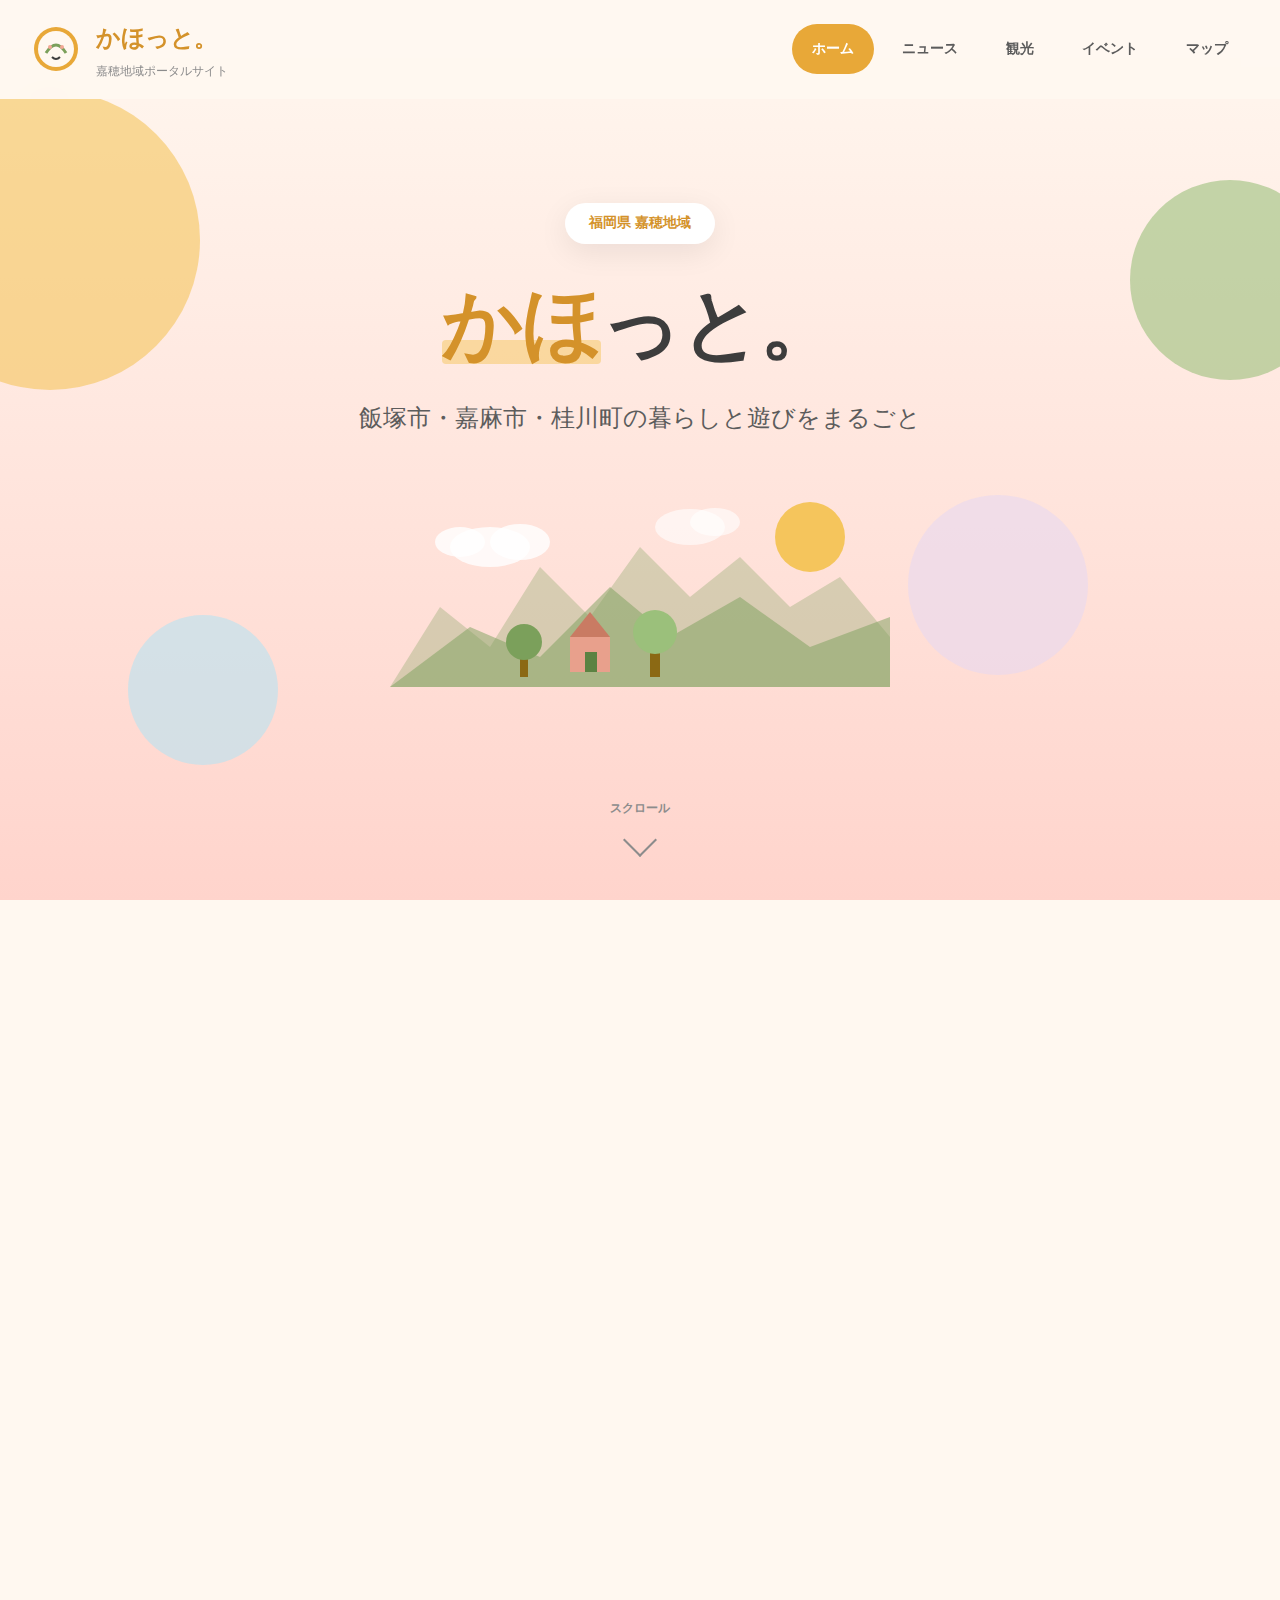
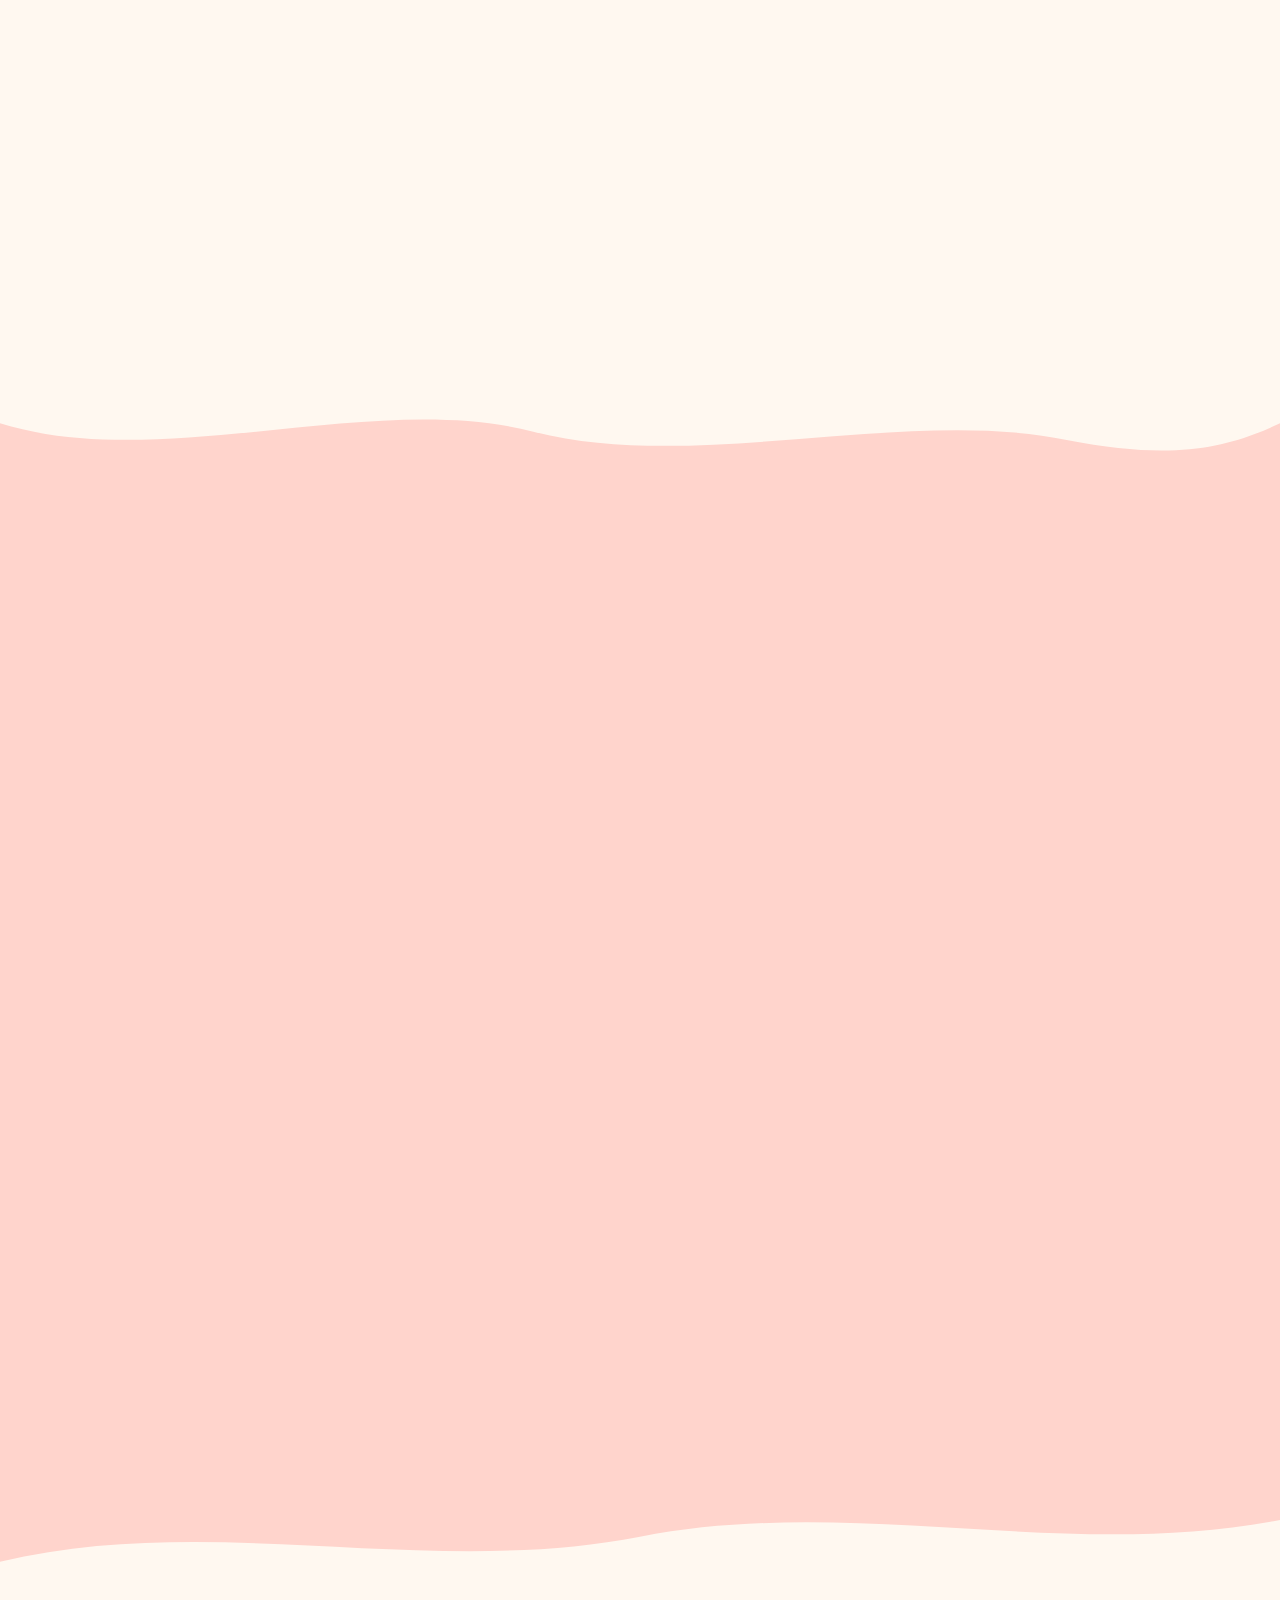
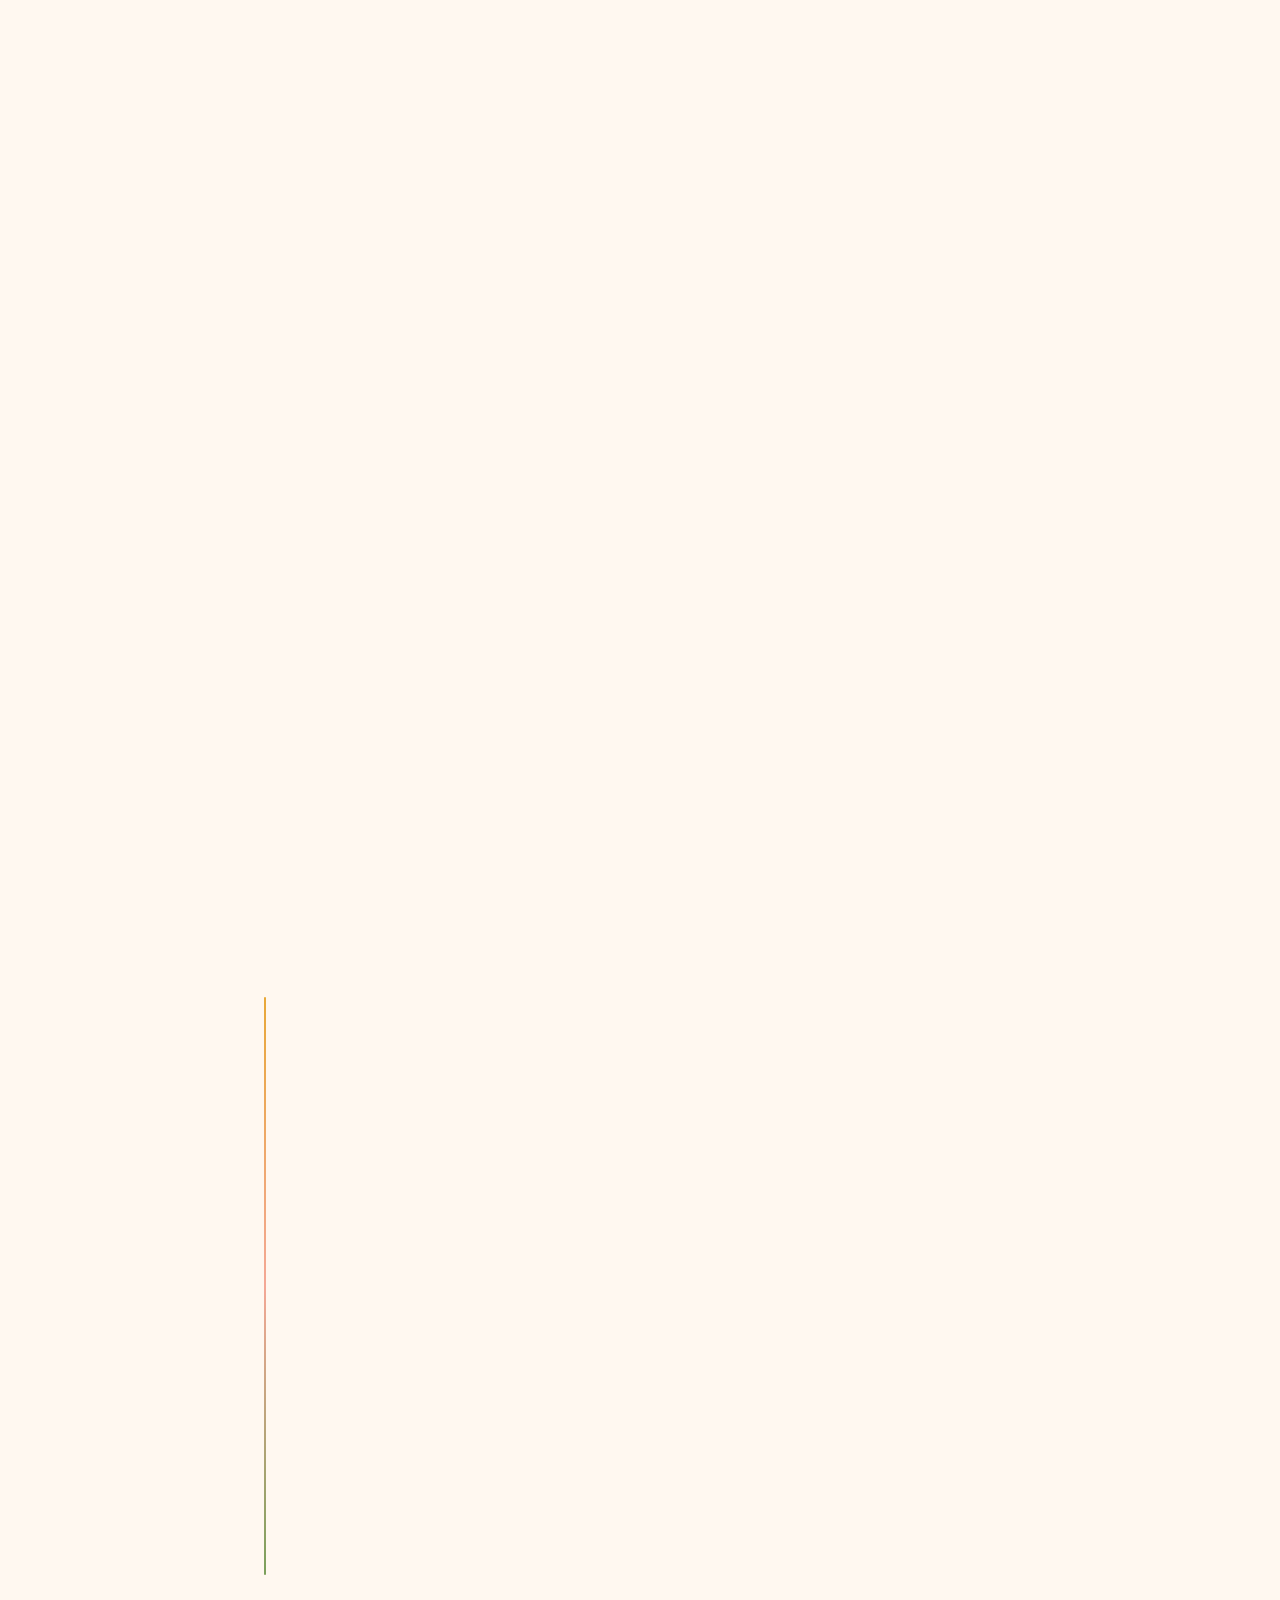
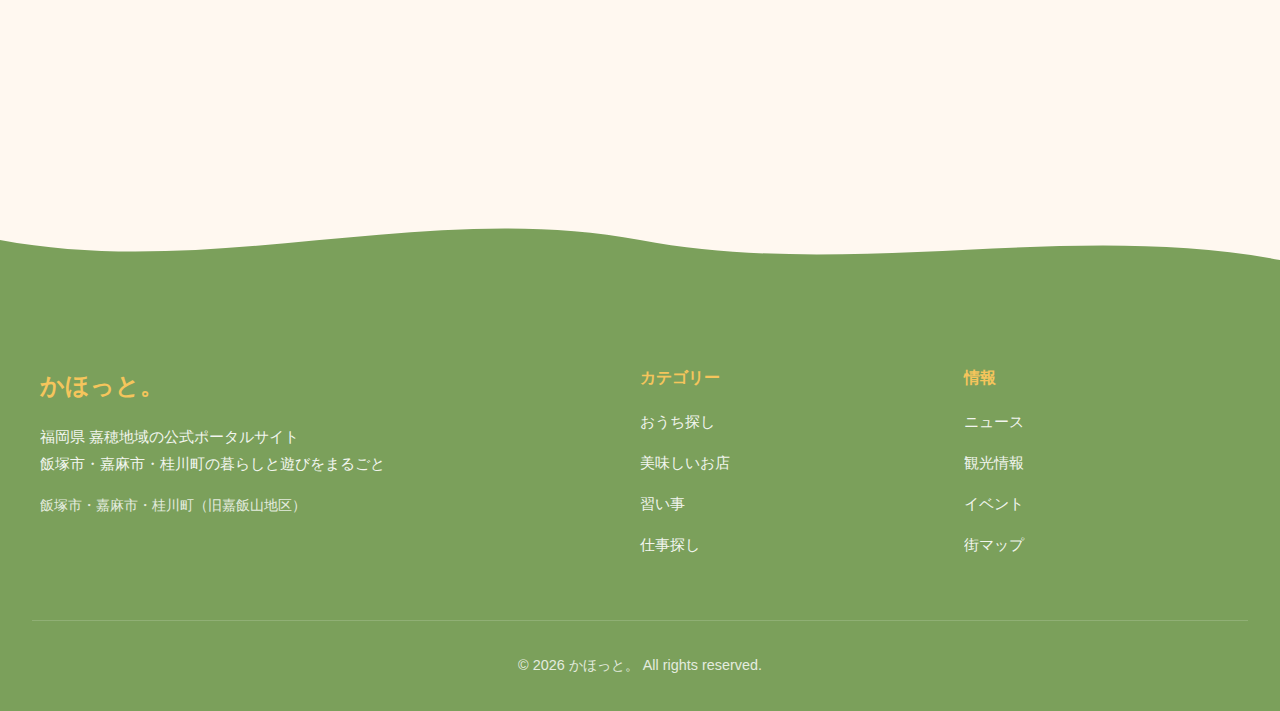
<file: index.html>
<!DOCTYPE html>
<html lang="ja">
<head>
    <meta charset="UTF-8">
    <meta name="viewport" content="width=device-width, initial-scale=1.0">
    <meta name="description" content="福岡県嘉穂地域（飯塚市・嘉麻市・桂川町）の公式ポータルサイト。暮らしも遊びも、ぜんぶここで見つかる。旧嘉飯山地区での毎日がもっと楽しくなる情報をお届けします。">
    <title>かほっと。| 嘉穂地域ポータルサイト</title>
    <link rel="stylesheet" href="css/style.css">
    <script src="js/components.js"></script>
</head>
<body>
    <!-- 共通ヘッダー -->
    <div id="site-header"></div>

    <main>
        <!-- ヒーローセクション - ストーリーテリング風 -->
        <section class="hero-storytelling">
            <!-- 装飾的な背景要素 -->
            <div class="hero-decoration decoration-circle decoration-circle-1"></div>
            <div class="hero-decoration decoration-circle decoration-circle-2"></div>
            <div class="hero-decoration decoration-circle decoration-circle-3"></div>
            <div class="hero-decoration decoration-circle decoration-circle-4"></div>

            <div class="hero-content-storytelling">
                <span class="hero-badge">福岡県 嘉穂地域</span>
                <h1 class="hero-title-main">
                    <span class="hero-title-accent">かほ</span>っと。
                </h1>
                <p class="hero-subtitle-main">飯塚市・嘉麻市・桂川町の暮らしと遊びをまるごと</p>

                <!-- SVGイラスト -->
                <div class="hero-illustration">
                    <svg viewBox="0 0 500 200" xmlns="http://www.w3.org/2000/svg">
                        <!-- 山のシルエット -->
                        <path d="M0 200 L50 120 L100 160 L150 80 L200 130 L250 60 L300 110 L350 70 L400 120 L450 90 L500 150 L500 200 Z" fill="#7BA05B" opacity="0.3"/>
                        <path d="M0 200 L80 140 L150 170 L220 100 L280 150 L350 110 L420 160 L500 130 L500 200 Z" fill="#7BA05B" opacity="0.5"/>

                        <!-- 太陽 -->
                        <circle cx="420" cy="50" r="35" fill="#F5C55C"/>

                        <!-- 雲 -->
                        <ellipse cx="100" cy="60" rx="40" ry="20" fill="white" opacity="0.8"/>
                        <ellipse cx="130" cy="55" rx="30" ry="18" fill="white" opacity="0.8"/>
                        <ellipse cx="70" cy="55" rx="25" ry="15" fill="white" opacity="0.8"/>

                        <ellipse cx="300" cy="40" rx="35" ry="18" fill="white" opacity="0.6"/>
                        <ellipse cx="325" cy="35" rx="25" ry="14" fill="white" opacity="0.6"/>

                        <!-- 家 -->
                        <rect x="180" y="150" width="40" height="35" fill="#E8A08C"/>
                        <polygon points="180,150 200,125 220,150" fill="#C97B63"/>
                        <rect x="195" y="165" width="12" height="20" fill="#5C8242"/>

                        <!-- 木 -->
                        <rect x="130" y="165" width="8" height="25" fill="#8B6914"/>
                        <circle cx="134" cy="155" r="18" fill="#7BA05B"/>

                        <rect x="260" y="160" width="10" height="30" fill="#8B6914"/>
                        <circle cx="265" cy="145" r="22" fill="#9BC07B"/>
                    </svg>
                </div>
            </div>

            <div class="hero-scroll-indicator">
                <span class="scroll-text">スクロール</span>
                <div class="scroll-arrow"></div>
            </div>
        </section>

        <!-- 波形セクション区切り -->
        <div class="wave-divider wave-divider--cream">
            <svg viewBox="0 0 1200 120" preserveAspectRatio="none">
                <path d="M0,60 C200,120 400,0 600,60 C800,120 1000,0 1200,60 L1200,120 L0,120 Z"/>
            </svg>
        </div>

        <!-- カテゴリーセクション -->
        <section class="story-section">
            <div class="story-container">
                <div class="story-header">
                    <span class="section-label scroll-reveal">カテゴリー</span>
                    <h2 class="section-title-large scroll-reveal delay-1">嘉穂地域でやりたいこと、<br>見つけよう</h2>
                    <p class="section-description scroll-reveal delay-2">おうち探しから美味しいランチ、週末のイベントまで。<br>飯塚市・嘉麻市・桂川町の暮らしに役立つ情報をお届け</p>
                </div>

                <div class="category-grid-pop">
                    <a href="pages/real-estate.html" class="category-card-pop scroll-reveal delay-1" style="background-image: url('https://images.unsplash.com/photo-1560518883-ce09059eeffa?w=600&auto=format&fit=crop');">
                        <div class="category-icon-pop">🏠</div>
                        <h3>おうち探し</h3>
                        <p>理想の住まいを見つけよう</p>
                        <span class="category-tag">200+ 物件</span>
                    </a>

                    <a href="pages/restaurants.html" class="category-card-pop scroll-reveal delay-2" style="background-image: url('https://images.unsplash.com/photo-1555939594-58d7cb561ad1?w=600&auto=format&fit=crop');">
                        <div class="category-icon-pop">🍜</div>
                        <h3>美味しいお店</h3>
                        <p>今日のランチどこ行く？</p>
                        <span class="category-tag">150+ 店舗</span>
                    </a>

                    <a href="pages/lessons.html" class="category-card-pop scroll-reveal delay-3" style="background-image: url('https://images.unsplash.com/photo-1503676260728-1c00da094a0b?w=600&auto=format&fit=crop');">
                        <div class="category-icon-pop">📚</div>
                        <h3>習い事</h3>
                        <p>新しいこと始めてみる？</p>
                        <span class="category-tag">80+ 教室</span>
                    </a>

                    <a href="pages/jobs.html" class="category-card-pop scroll-reveal delay-4" style="background-image: url('https://images.unsplash.com/photo-1497215728101-856f4ea42174?w=600&auto=format&fit=crop');">
                        <div class="category-icon-pop">💼</div>
                        <h3>仕事探し</h3>
                        <p>あなたにぴったりの仕事</p>
                        <span class="category-tag">120+ 求人</span>
                    </a>

                    <a href="pages/map.html" class="category-card-pop scroll-reveal delay-5" style="background-image: url('https://images.unsplash.com/photo-1524661135-423995f22d0b?w=600&auto=format&fit=crop');">
                        <div class="category-icon-pop">🗺️</div>
                        <h3>街マップ</h3>
                        <p>便利な場所チェック</p>
                        <span class="category-tag">マップを見る</span>
                    </a>

                    <a href="pages/events.html" class="category-card-pop scroll-reveal delay-6" style="background-image: url('https://images.unsplash.com/photo-1492684223066-81342ee5ff30?w=600&auto=format&fit=crop');">
                        <div class="category-icon-pop">🎉</div>
                        <h3>イベント</h3>
                        <p>週末何して遊ぶ？</p>
                        <span class="category-tag">開催予定</span>
                    </a>
                </div>
            </div>
        </section>

        <!-- 波形セクション区切り -->
        <div class="wave-divider wave-divider--salmon" style="background: var(--cream);">
            <svg viewBox="0 0 1200 120" preserveAspectRatio="none">
                <path d="M0,40 C150,100 350,0 500,50 C650,100 850,20 1000,60 C1100,85 1150,70 1200,40 L1200,120 L0,120 Z"/>
            </svg>
        </div>

        <!-- いいづか物語セクション -->
        <section class="stories-section">
            <div class="story-container">
                <div class="story-header">
                    <span class="section-label scroll-reveal">嘉穂のものがたり</span>
                    <h2 class="section-title-large scroll-reveal delay-1">この地域の魅力を<br>もっと深く知る</h2>
                    <p class="section-description scroll-reveal delay-2">歴史ある炭鉱の町から、新しい文化が育つ街へ。<br>飯塚・嘉麻・桂川、それぞれの物語をお届けします。</p>
                </div>

                <div class="story-grid">
                    <article class="story-card scroll-reveal delay-1">
                        <div class="story-card-image" style="background-image: url('https://images.unsplash.com/photo-1480796927426-f609979314bd?w=800&auto=format&fit=crop');">
                            <span class="story-card-number">01</span>
                        </div>
                        <div class="story-card-content">
                            <span class="story-card-label">飯塚市 - 歴史と文化</span>
                            <h3 class="story-card-title">旧伊藤伝右衛門邸の物語</h3>
                            <p class="story-card-excerpt">筑豊の炭鉱王と呼ばれた伊藤伝右衛門。その邸宅には、歌人・柳原白蓮との切ない愛の物語が…</p>
                            <a href="pages/tourism.html" class="story-card-link">続きを読む →</a>
                        </div>
                    </article>

                    <article class="story-card scroll-reveal delay-2">
                        <div class="story-card-image" style="background-image: url('https://images.unsplash.com/photo-1464822759023-fed622ff2c3b?w=800&auto=format&fit=crop');">
                            <span class="story-card-number">02</span>
                        </div>
                        <div class="story-card-content">
                            <span class="story-card-label">嘉麻市 - 自然と温泉</span>
                            <h3 class="story-card-title">古処山と嘉穂アルプス</h3>
                            <p class="story-card-excerpt">国の特別天然記念物ツゲの原始林が残る古処山。馬見山、屏山と連なる嘉穂アルプスで自然を満喫。</p>
                            <a href="pages/tourism.html" class="story-card-link">続きを読む →</a>
                        </div>
                    </article>

                    <article class="story-card scroll-reveal delay-3">
                        <div class="story-card-image" style="background-image: url('https://images.unsplash.com/photo-1545569341-9eb8b30979d9?w=800&auto=format&fit=crop');">
                            <span class="story-card-number">03</span>
                        </div>
                        <div class="story-card-content">
                            <span class="story-card-label">桂川町 - 古代のロマン</span>
                            <h3 class="story-card-title">王塚古墳と装飾壁画</h3>
                            <p class="story-card-excerpt">国の特別史跡に指定された装飾古墳。色鮮やかな壁画は日本の古代史研究の貴重な資料です。</p>
                            <a href="pages/tourism.html" class="story-card-link">続きを読む →</a>
                        </div>
                    </article>
                </div>
            </div>
        </section>

        <!-- 波形セクション区切り -->
        <div class="wave-divider wave-divider--cream" style="background: var(--salmon-light);">
            <svg viewBox="0 0 1200 120" preserveAspectRatio="none">
                <path d="M0,80 C200,20 400,100 600,50 C800,0 1000,80 1200,30 L1200,120 L0,120 Z"/>
            </svg>
        </div>

        <!-- 地域紹介セクション -->
        <section class="story-section" style="background: var(--cream);">
            <div class="story-container">
                <div class="story-header">
                    <span class="section-label scroll-reveal">エリア紹介</span>
                    <h2 class="section-title-large scroll-reveal delay-1">3つのまちで<br>ひとつの暮らし</h2>
                    <p class="section-description scroll-reveal delay-2">旧嘉飯山地区とも呼ばれるこの地域は、<br>それぞれの個性を持ちながら、ひとつの生活圏としてつながっています。</p>
                </div>

                <div class="region-overview-grid scroll-reveal delay-3">
                    <div class="region-overview-card region-overview-card--iizuka">
                        <h4>飯塚市</h4>
                        <p class="region-population">人口 約12.4万人</p>
                        <p class="region-description">筑豊地域の中心都市。九州工業大学をはじめとする学術都市であり、嘉穂劇場や旧伊藤伝右衛門邸など歴史遺産も豊富。</p>
                    </div>
                    <div class="region-overview-card region-overview-card--kama">
                        <h4>嘉麻市</h4>
                        <p class="region-population">人口 約3.4万人</p>
                        <p class="region-description">古処山や嘉穂アルプスなど豊かな自然に囲まれた街。織田廣喜美術館やカホアルペス温泉など文化・癒しスポットも充実。</p>
                    </div>
                    <div class="region-overview-card region-overview-card--keisen">
                        <h4>桂川町</h4>
                        <p class="region-population">人口 約1.2万人</p>
                        <p class="region-description">国の特別史跡・王塚古墳が有名なコンパクトタウン。博多駅まで電車で約30分と交通利便性が高く、住みやすさが魅力。</p>
                    </div>
                </div>
            </div>
        </section>

        <!-- ニュースセクション - タイムライン風 -->
        <section class="news-timeline-section">
            <div class="story-container">
                <div class="story-header">
                    <span class="section-label scroll-reveal">お知らせ</span>
                    <h2 class="section-title-large scroll-reveal delay-1">最新ニュース</h2>
                </div>

                <div class="news-timeline">
                    <a href="pages/news.html" class="news-item-timeline scroll-reveal delay-1">
                        <div class="news-item-dot">📢</div>
                        <div class="news-item-content">
                            <span class="news-item-date">2024年12月15日</span>
                            <h3 class="news-item-title">年末年始の各市町役所・役場業務について</h3>
                            <p class="news-item-summary">飯塚市・嘉麻市・桂川町の各庁舎は12月29日〜1月3日は休業です...</p>
                        </div>
                    </a>

                    <a href="pages/news.html" class="news-item-timeline scroll-reveal delay-2">
                        <div class="news-item-dot">🎄</div>
                        <div class="news-item-content">
                            <span class="news-item-date">2024年12月10日</span>
                            <h3 class="news-item-title">冬のイベント各地で開催！</h3>
                            <p class="news-item-summary">飯塚ウィンターフェスティバル、嘉麻イルミネーション、桂川冬まつりなど...</p>
                        </div>
                    </a>

                    <a href="pages/news.html" class="news-item-timeline scroll-reveal delay-3">
                        <div class="news-item-dot">🏛️</div>
                        <div class="news-item-content">
                            <span class="news-item-date">2024年12月05日</span>
                            <h3 class="news-item-title">王塚古墳まつり＆伊藤伝右衛門邸特別公開</h3>
                            <p class="news-item-summary">桂川町の特別史跡・王塚古墳の特別公開と、飯塚市の旧伊藤伝右衛門邸の庭園特別公開...</p>
                        </div>
                    </a>
                </div>

                <a href="pages/news.html" class="news-more-button scroll-reveal">
                    もっと見る
                    <svg width="20" height="20" viewBox="0 0 24 24" fill="none" stroke="currentColor" stroke-width="2">
                        <path d="M5 12h14M12 5l7 7-7 7"/>
                    </svg>
                </a>
            </div>
        </section>
    </main>

    <!-- 波形フッター区切り -->
    <div class="wave-divider" style="background: var(--cream); height: 120px;">
        <svg viewBox="0 0 1200 120" preserveAspectRatio="none" style="fill: #7BA05B;">
            <path d="M0,60 C200,100 400,20 600,60 C800,100 1000,40 1200,80 L1200,120 L0,120 Z"/>
        </svg>
    </div>

    <!-- 共通ボトムナビ -->
    <div id="site-bottom-nav"></div>

    <!-- 共通フッター -->
    <div id="site-footer"></div>

    <script src="js/main.js"></script>
</body>
</html>
</file>
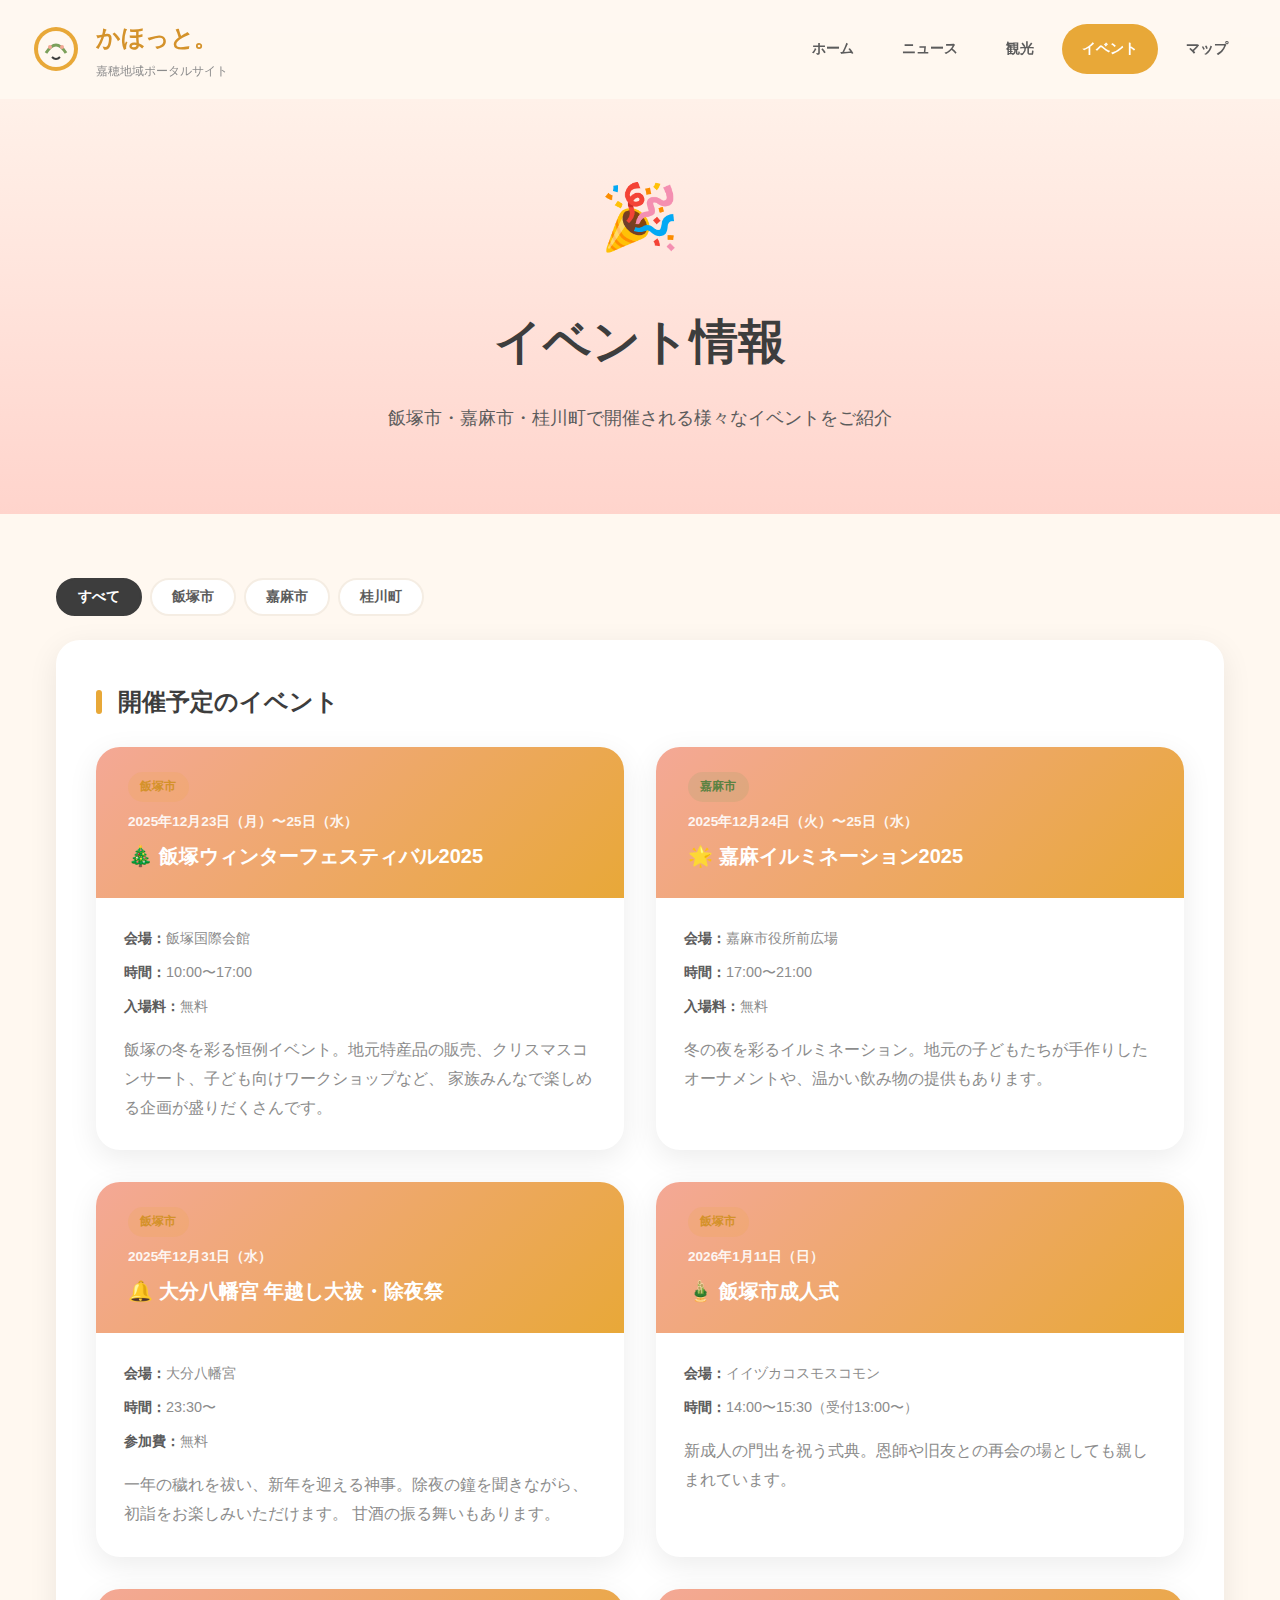
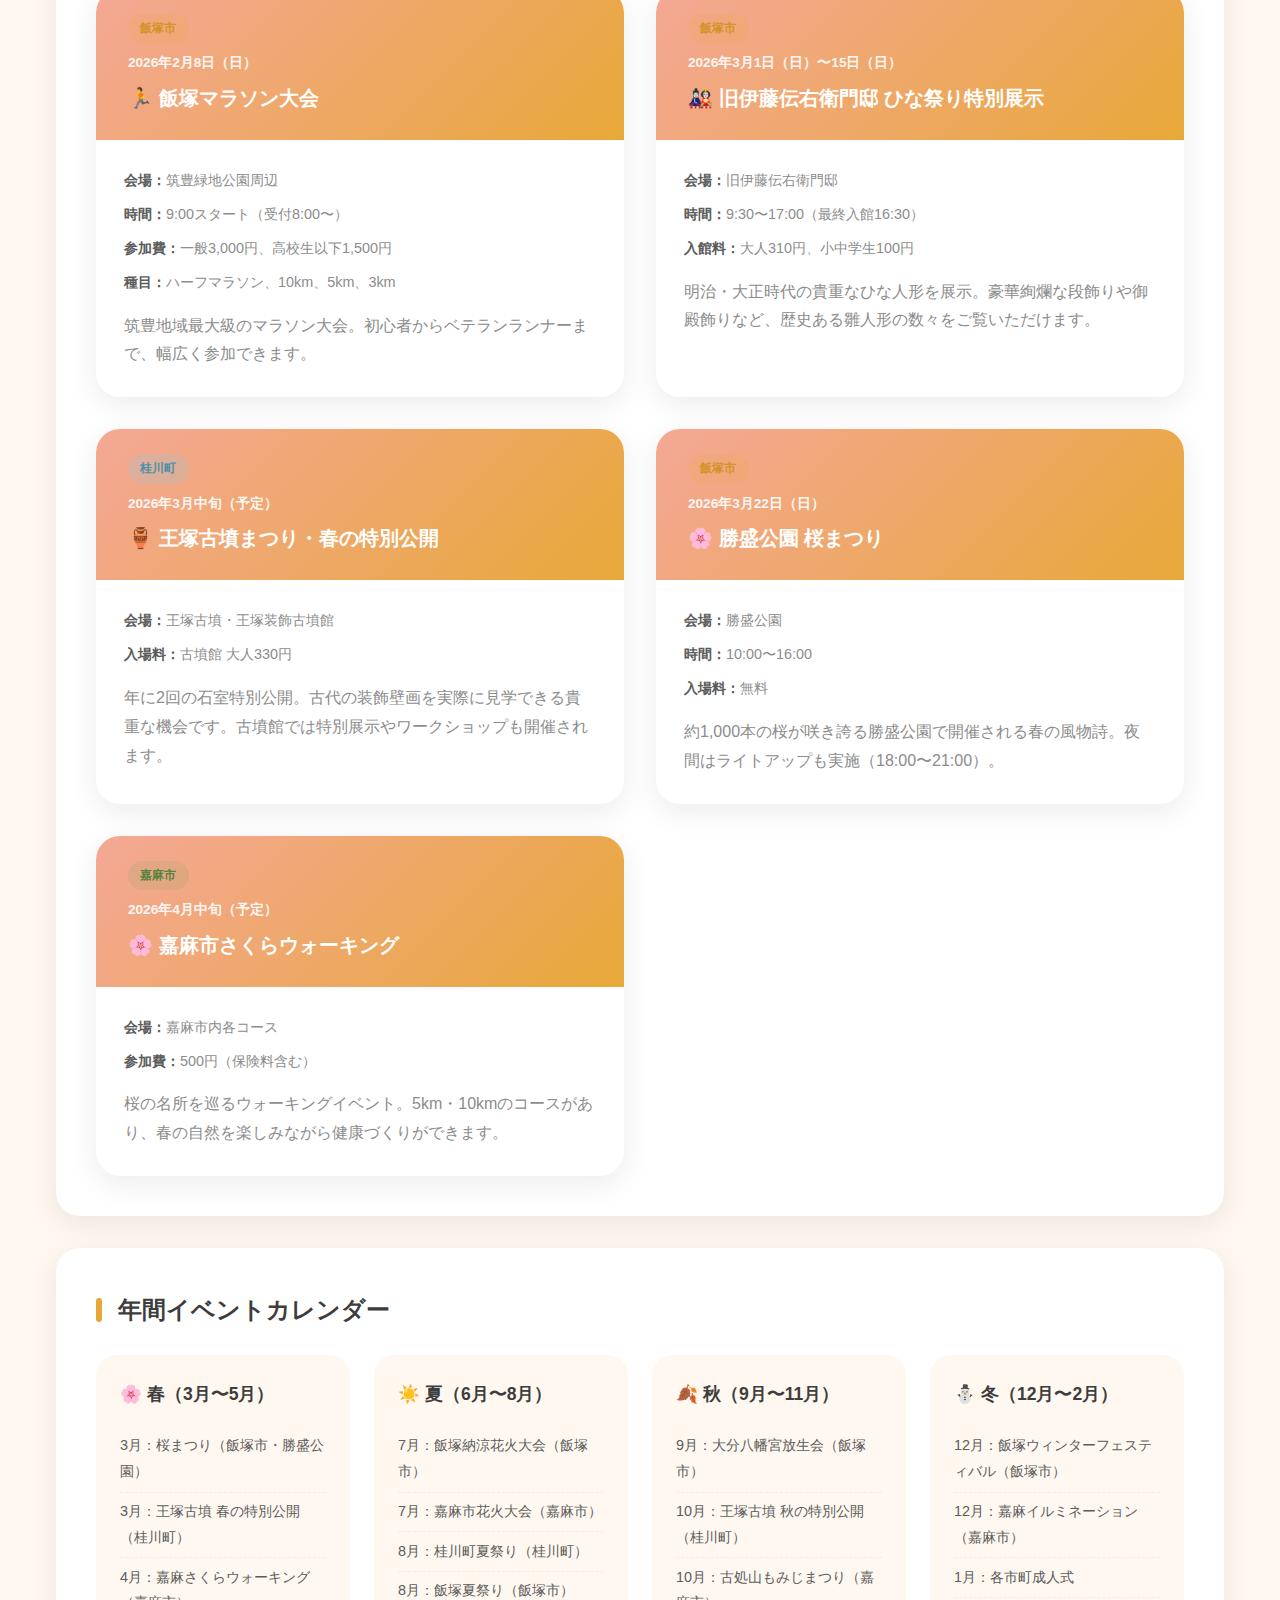
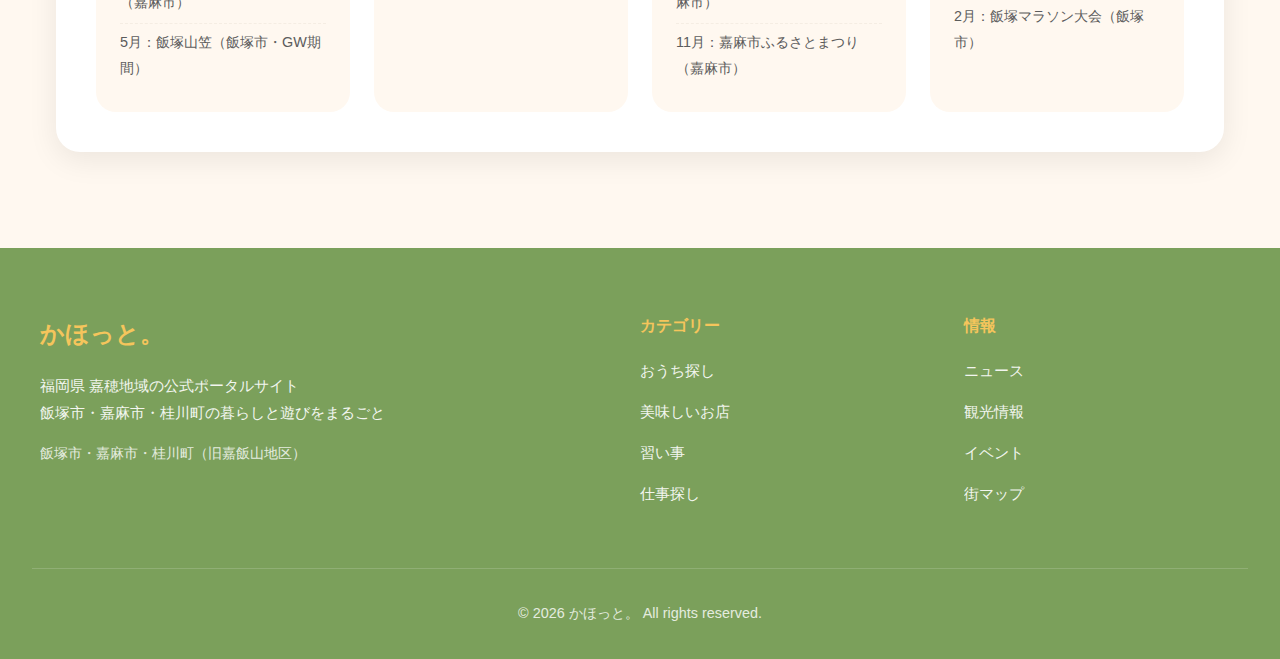
<file: pages/events.html>
<!DOCTYPE html>
<html lang="ja">
<head>
    <meta charset="UTF-8">
    <meta name="viewport" content="width=device-width, initial-scale=1.0">
    <meta name="description" content="嘉穂地域（飯塚市・嘉麻市・桂川町）で開催されるイベント情報">
    <title>イベント情報 | かほっと。嘉穂地域ポータルサイト</title>
    <link rel="stylesheet" href="../css/style.css">
    <script src="../js/components.js"></script>
</head>
<body>
    <!-- 共通ヘッダー -->
    <div id="site-header"></div>

    <!-- ページヒーロー -->
    <section class="page-hero page-hero--events">
        <div class="page-hero-content">
            <div class="page-hero-icon">🎉</div>
            <h1 class="page-hero-title">イベント情報</h1>
            <p class="page-hero-subtitle">飯塚市・嘉麻市・桂川町で開催される様々なイベントをご紹介</p>
        </div>
    </section>

    <main class="page-content">
        <div class="container">

            <!-- エリアフィルター -->
            <div class="area-filter" id="eventFilter">
                <button class="area-filter-btn active" data-area="all" onclick="filterEvents('all')">すべて</button>
                <button class="area-filter-btn" data-area="iizuka" onclick="filterEvents('iizuka')">飯塚市</button>
                <button class="area-filter-btn" data-area="kama" onclick="filterEvents('kama')">嘉麻市</button>
                <button class="area-filter-btn" data-area="keisen" onclick="filterEvents('keisen')">桂川町</button>
            </div>

            <!-- 開催予定のイベント -->
            <div class="section-card">
                <h2 class="section-card-title">開催予定のイベント</h2>

                <div class="event-grid">
                    <article class="event-card" data-area="iizuka">
                        <div class="event-card-header">
                            <span class="area-badge area-badge--iizuka">飯塚市</span>
                            <div class="event-card-date">2025年12月23日（月）〜25日（水）</div>
                            <h3 class="event-card-title">🎄 飯塚ウィンターフェスティバル2025</h3>
                        </div>
                        <div class="event-card-body">
                            <p class="event-card-info"><strong>会場：</strong>飯塚国際会館</p>
                            <p class="event-card-info"><strong>時間：</strong>10:00〜17:00</p>
                            <p class="event-card-info"><strong>入場料：</strong>無料</p>
                            <p class="event-card-description">
                                飯塚の冬を彩る恒例イベント。地元特産品の販売、クリスマスコンサート、子ども向けワークショップなど、
                                家族みんなで楽しめる企画が盛りだくさんです。
                            </p>
                        </div>
                    </article>

                    <article class="event-card" data-area="kama">
                        <div class="event-card-header">
                            <span class="area-badge area-badge--kama">嘉麻市</span>
                            <div class="event-card-date">2025年12月24日（火）〜25日（水）</div>
                            <h3 class="event-card-title">🌟 嘉麻イルミネーション2025</h3>
                        </div>
                        <div class="event-card-body">
                            <p class="event-card-info"><strong>会場：</strong>嘉麻市役所前広場</p>
                            <p class="event-card-info"><strong>時間：</strong>17:00〜21:00</p>
                            <p class="event-card-info"><strong>入場料：</strong>無料</p>
                            <p class="event-card-description">
                                冬の夜を彩るイルミネーション。地元の子どもたちが手作りしたオーナメントや、温かい飲み物の提供もあります。
                            </p>
                        </div>
                    </article>

                    <article class="event-card" data-area="iizuka">
                        <div class="event-card-header">
                            <span class="area-badge area-badge--iizuka">飯塚市</span>
                            <div class="event-card-date">2025年12月31日（水）</div>
                            <h3 class="event-card-title">🔔 大分八幡宮 年越し大祓・除夜祭</h3>
                        </div>
                        <div class="event-card-body">
                            <p class="event-card-info"><strong>会場：</strong>大分八幡宮</p>
                            <p class="event-card-info"><strong>時間：</strong>23:30〜</p>
                            <p class="event-card-info"><strong>参加費：</strong>無料</p>
                            <p class="event-card-description">
                                一年の穢れを祓い、新年を迎える神事。除夜の鐘を聞きながら、初詣をお楽しみいただけます。
                                甘酒の振る舞いもあります。
                            </p>
                        </div>
                    </article>

                    <article class="event-card" data-area="iizuka">
                        <div class="event-card-header">
                            <span class="area-badge area-badge--iizuka">飯塚市</span>
                            <div class="event-card-date">2026年1月11日（日）</div>
                            <h3 class="event-card-title">🎍 飯塚市成人式</h3>
                        </div>
                        <div class="event-card-body">
                            <p class="event-card-info"><strong>会場：</strong>イイヅカコスモスコモン</p>
                            <p class="event-card-info"><strong>時間：</strong>14:00〜15:30（受付13:00〜）</p>
                            <p class="event-card-description">
                                新成人の門出を祝う式典。恩師や旧友との再会の場としても親しまれています。
                            </p>
                        </div>
                    </article>

                    <article class="event-card" data-area="iizuka">
                        <div class="event-card-header">
                            <span class="area-badge area-badge--iizuka">飯塚市</span>
                            <div class="event-card-date">2026年2月8日（日）</div>
                            <h3 class="event-card-title">🏃 飯塚マラソン大会</h3>
                        </div>
                        <div class="event-card-body">
                            <p class="event-card-info"><strong>会場：</strong>筑豊緑地公園周辺</p>
                            <p class="event-card-info"><strong>時間：</strong>9:00スタート（受付8:00〜）</p>
                            <p class="event-card-info"><strong>参加費：</strong>一般3,000円、高校生以下1,500円</p>
                            <p class="event-card-info"><strong>種目：</strong>ハーフマラソン、10km、5km、3km</p>
                            <p class="event-card-description">
                                筑豊地域最大級のマラソン大会。初心者からベテランランナーまで、幅広く参加できます。
                            </p>
                        </div>
                    </article>

                    <article class="event-card" data-area="iizuka">
                        <div class="event-card-header">
                            <span class="area-badge area-badge--iizuka">飯塚市</span>
                            <div class="event-card-date">2026年3月1日（日）〜15日（日）</div>
                            <h3 class="event-card-title">🎎 旧伊藤伝右衛門邸 ひな祭り特別展示</h3>
                        </div>
                        <div class="event-card-body">
                            <p class="event-card-info"><strong>会場：</strong>旧伊藤伝右衛門邸</p>
                            <p class="event-card-info"><strong>時間：</strong>9:30〜17:00（最終入館16:30）</p>
                            <p class="event-card-info"><strong>入館料：</strong>大人310円、小中学生100円</p>
                            <p class="event-card-description">
                                明治・大正時代の貴重なひな人形を展示。豪華絢爛な段飾りや御殿飾りなど、歴史ある雛人形の数々をご覧いただけます。
                            </p>
                        </div>
                    </article>

                    <article class="event-card" data-area="keisen">
                        <div class="event-card-header">
                            <span class="area-badge area-badge--keisen">桂川町</span>
                            <div class="event-card-date">2026年3月中旬（予定）</div>
                            <h3 class="event-card-title">🏺 王塚古墳まつり・春の特別公開</h3>
                        </div>
                        <div class="event-card-body">
                            <p class="event-card-info"><strong>会場：</strong>王塚古墳・王塚装飾古墳館</p>
                            <p class="event-card-info"><strong>入場料：</strong>古墳館 大人330円</p>
                            <p class="event-card-description">
                                年に2回の石室特別公開。古代の装飾壁画を実際に見学できる貴重な機会です。古墳館では特別展示やワークショップも開催されます。
                            </p>
                        </div>
                    </article>

                    <article class="event-card" data-area="iizuka">
                        <div class="event-card-header">
                            <span class="area-badge area-badge--iizuka">飯塚市</span>
                            <div class="event-card-date">2026年3月22日（日）</div>
                            <h3 class="event-card-title">🌸 勝盛公園 桜まつり</h3>
                        </div>
                        <div class="event-card-body">
                            <p class="event-card-info"><strong>会場：</strong>勝盛公園</p>
                            <p class="event-card-info"><strong>時間：</strong>10:00〜16:00</p>
                            <p class="event-card-info"><strong>入場料：</strong>無料</p>
                            <p class="event-card-description">
                                約1,000本の桜が咲き誇る勝盛公園で開催される春の風物詩。夜間はライトアップも実施（18:00〜21:00）。
                            </p>
                        </div>
                    </article>

                    <article class="event-card" data-area="kama">
                        <div class="event-card-header">
                            <span class="area-badge area-badge--kama">嘉麻市</span>
                            <div class="event-card-date">2026年4月中旬（予定）</div>
                            <h3 class="event-card-title">🌸 嘉麻市さくらウォーキング</h3>
                        </div>
                        <div class="event-card-body">
                            <p class="event-card-info"><strong>会場：</strong>嘉麻市内各コース</p>
                            <p class="event-card-info"><strong>参加費：</strong>500円（保険料含む）</p>
                            <p class="event-card-description">
                                桜の名所を巡るウォーキングイベント。5km・10kmのコースがあり、春の自然を楽しみながら健康づくりができます。
                            </p>
                        </div>
                    </article>
                </div>
            </div>

            <!-- 年間イベントカレンダー -->
            <div class="section-card">
                <h2 class="section-card-title">年間イベントカレンダー</h2>

                <div class="season-grid">
                    <div class="season-card">
                        <h3 class="season-card-title">🌸 春（3月〜5月）</h3>
                        <ul class="season-card-list">
                            <li>3月：桜まつり（飯塚市・勝盛公園）</li>
                            <li>3月：王塚古墳 春の特別公開（桂川町）</li>
                            <li>4月：嘉麻さくらウォーキング（嘉麻市）</li>
                            <li>5月：飯塚山笠（飯塚市・GW期間）</li>
                        </ul>
                    </div>

                    <div class="season-card">
                        <h3 class="season-card-title">☀️ 夏（6月〜8月）</h3>
                        <ul class="season-card-list">
                            <li>7月：飯塚納涼花火大会（飯塚市）</li>
                            <li>7月：嘉麻市花火大会（嘉麻市）</li>
                            <li>8月：桂川町夏祭り（桂川町）</li>
                            <li>8月：飯塚夏祭り（飯塚市）</li>
                        </ul>
                    </div>

                    <div class="season-card">
                        <h3 class="season-card-title">🍂 秋（9月〜11月）</h3>
                        <ul class="season-card-list">
                            <li>9月：大分八幡宮放生会（飯塚市）</li>
                            <li>10月：王塚古墳 秋の特別公開（桂川町）</li>
                            <li>10月：古処山もみじまつり（嘉麻市）</li>
                            <li>11月：嘉麻市ふるさとまつり（嘉麻市）</li>
                        </ul>
                    </div>

                    <div class="season-card">
                        <h3 class="season-card-title">⛄ 冬（12月〜2月）</h3>
                        <ul class="season-card-list">
                            <li>12月：飯塚ウィンターフェスティバル（飯塚市）</li>
                            <li>12月：嘉麻イルミネーション（嘉麻市）</li>
                            <li>1月：各市町成人式</li>
                            <li>2月：飯塚マラソン大会（飯塚市）</li>
                        </ul>
                    </div>
                </div>
            </div>
        </div>
    </main>

    <!-- 共通ボトムナビ -->
    <div id="site-bottom-nav"></div>

    <!-- 共通フッター -->
    <div id="site-footer"></div>

    <script src="../js/main.js"></script>

    <!-- エリアフィルター -->
    <script>
    function filterEvents(area) {
        var btns = document.querySelectorAll('#eventFilter .area-filter-btn');
        btns.forEach(function(btn) {
            btn.classList.remove('active');
            if (btn.getAttribute('data-area') === area) {
                btn.classList.add('active');
            }
        });

        var cards = document.querySelectorAll('.event-card[data-area]');
        cards.forEach(function(card) {
            if (area === 'all' || card.getAttribute('data-area') === area) {
                card.style.display = '';
            } else {
                card.style.display = 'none';
            }
        });
    }
    </script>
</body>
</html>
</file>
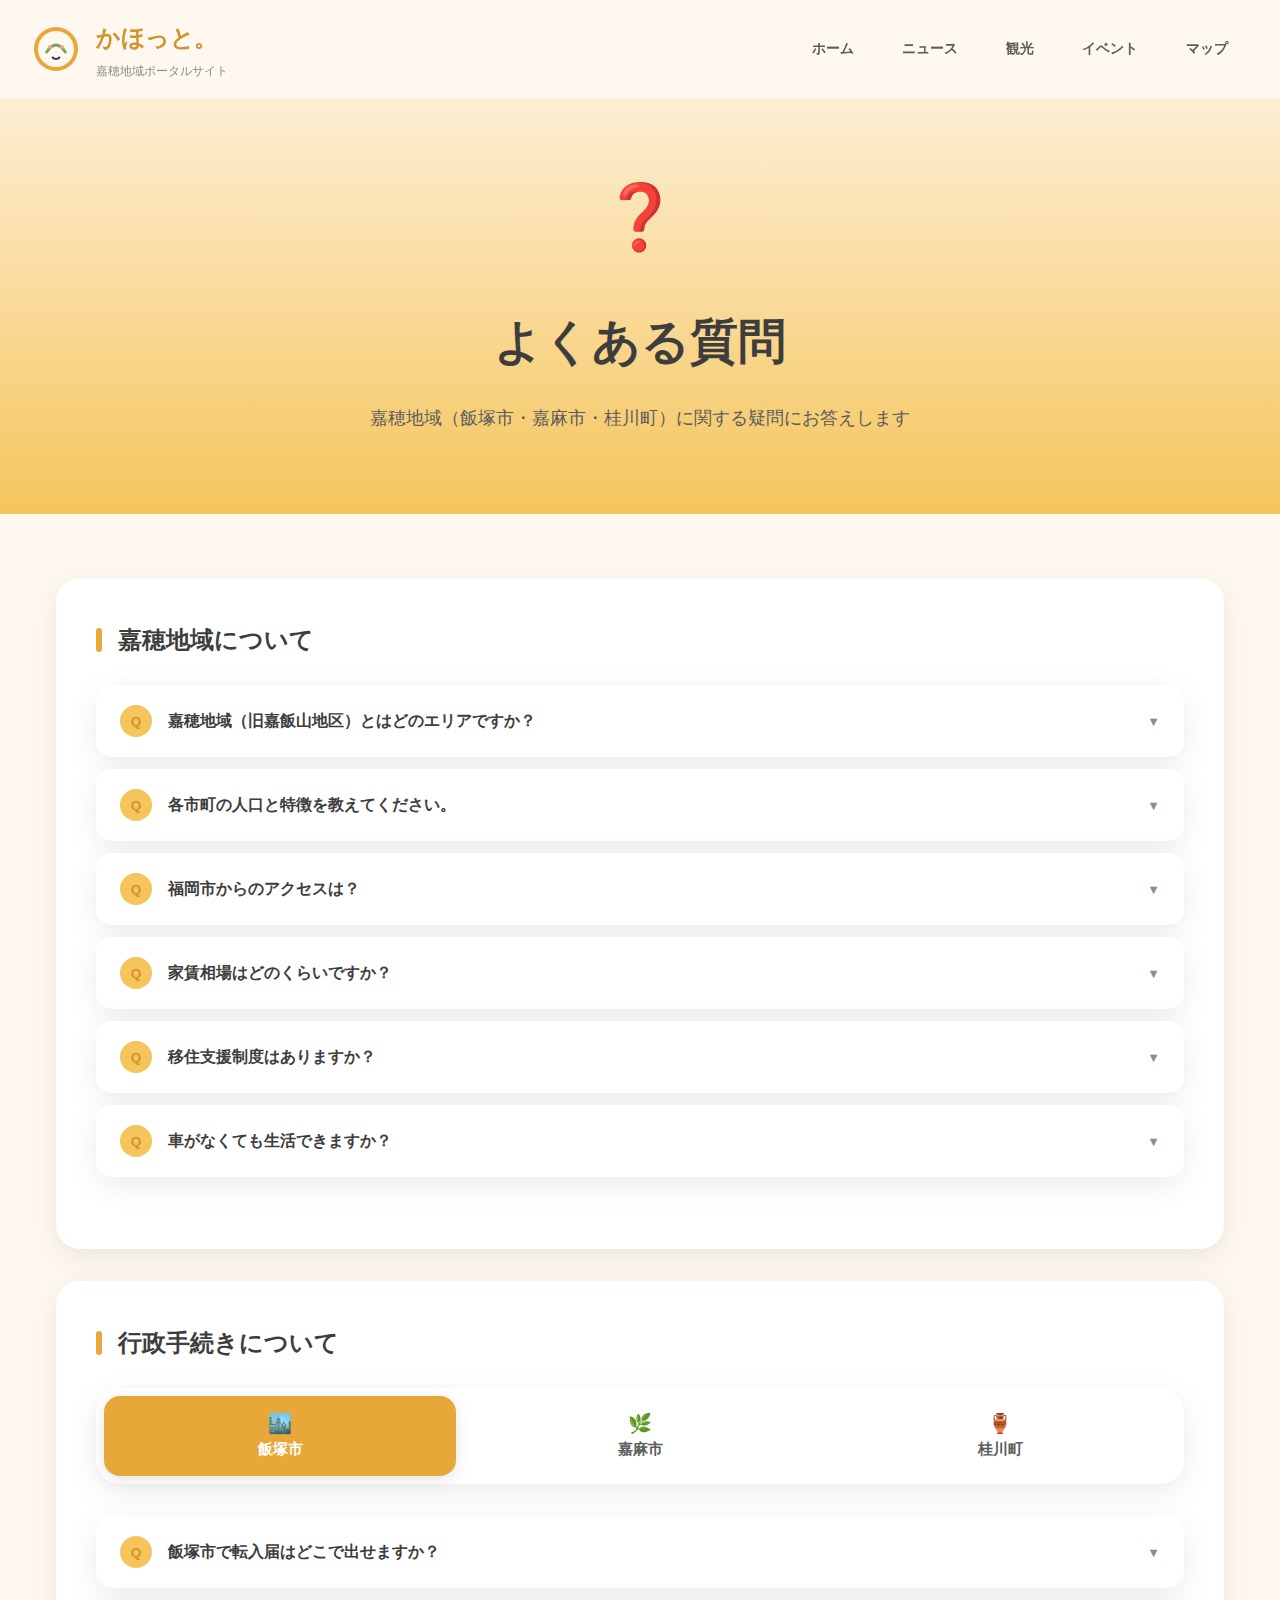
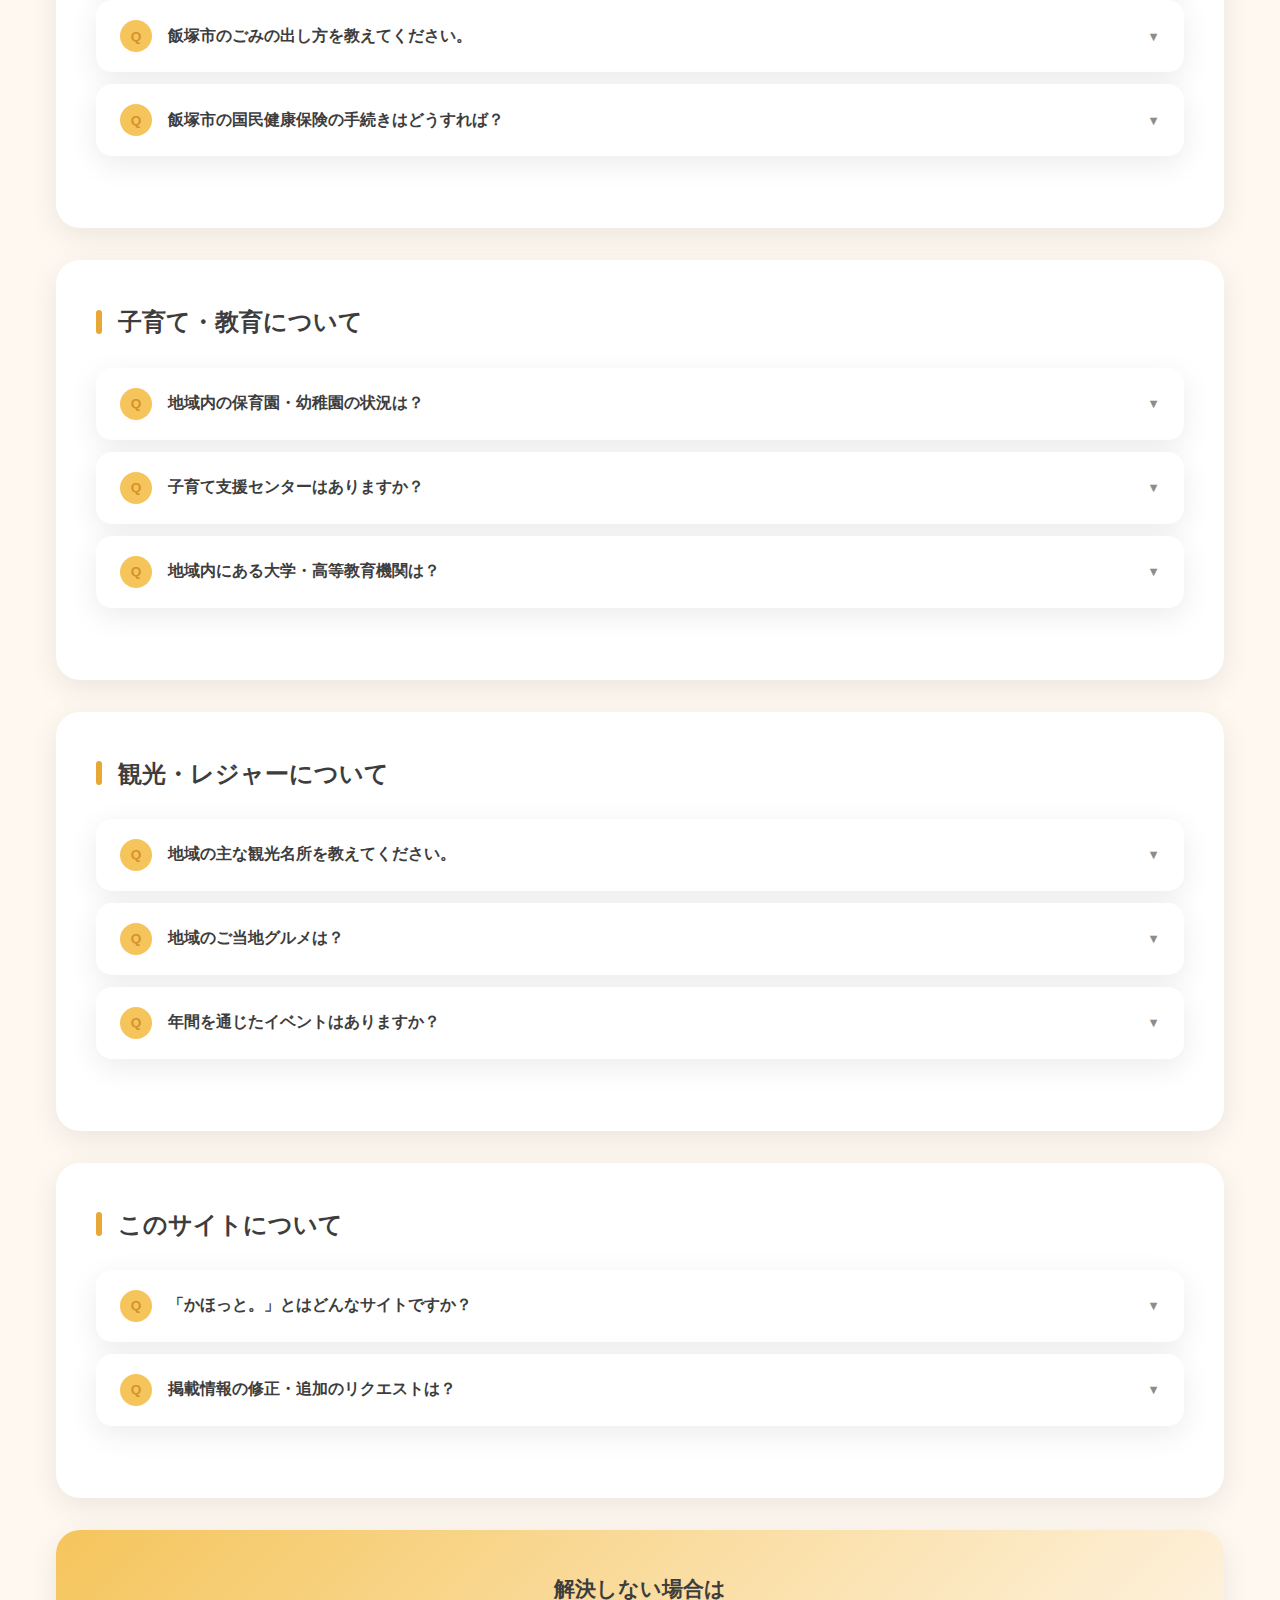
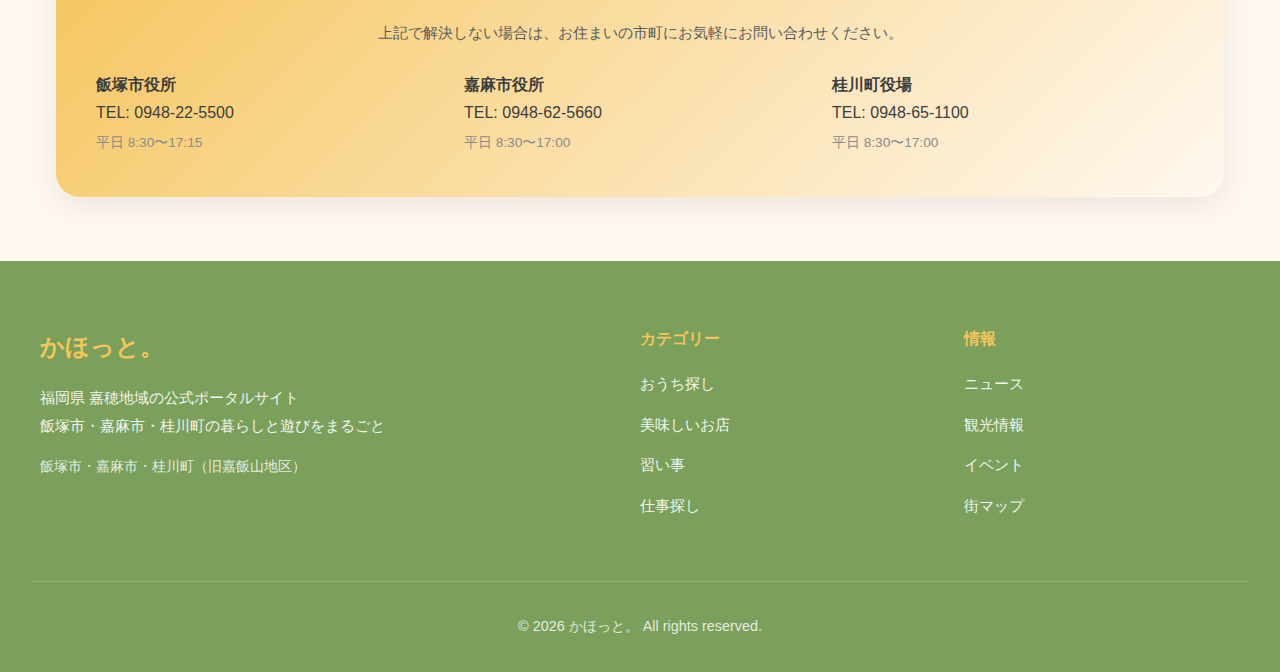
<file: pages/faq.html>
<!DOCTYPE html>
<html lang="ja">
<head>
    <meta charset="UTF-8">
    <meta name="viewport" content="width=device-width, initial-scale=1.0">
    <meta name="description" content="嘉穂地域（飯塚市・嘉麻市・桂川町）のポータルサイトのよくある質問。暮らし・行政手続き・観光・移住に関するFAQ">
    <title>よくある質問（FAQ） | かほっと。嘉穂地域ポータルサイト</title>
    <link rel="stylesheet" href="../css/style.css">
    <script src="../js/components.js"></script>
</head>
<body>
    <!-- 共通ヘッダー -->
    <div id="site-header"></div>

    <!-- ページヒーロー -->
    <section class="page-hero page-hero--faq">
        <div class="page-hero-content">
            <div class="page-hero-icon">❓</div>
            <h1 class="page-hero-title">よくある質問</h1>
            <p class="page-hero-subtitle">嘉穂地域（飯塚市・嘉麻市・桂川町）に関する疑問にお答えします</p>
        </div>
    </section>

    <main class="page-content">
        <div class="container">

            <!-- 地域全体について -->
            <div class="section-card">
                <h2 class="section-card-title">嘉穂地域について</h2>

                <div class="faq-category">
                    <div class="faq-item">
                        <button class="faq-question">
                            <span class="faq-question-icon">Q</span>
                            嘉穂地域（旧嘉飯山地区）とはどのエリアですか？
                            <span class="faq-question-arrow">▼</span>
                        </button>
                        <div class="faq-answer">
                            <div class="faq-answer-content">
                                福岡県の筑豊地域に位置する、飯塚市・嘉麻市・桂川町の3市町を指します。かつて「嘉飯山」（嘉穂郡・飯塚市・山田市）と呼ばれていた地域で、生活圏としてひとつのまとまりを持っています。合計人口は約17万人、面積は約336km²です。
                            </div>
                        </div>
                    </div>

                    <div class="faq-item">
                        <button class="faq-question">
                            <span class="faq-question-icon">Q</span>
                            各市町の人口と特徴を教えてください。
                            <span class="faq-question-arrow">▼</span>
                        </button>
                        <div class="faq-answer">
                            <div class="faq-answer-content">
                                <strong>飯塚市</strong>（人口約12.4万人）：筑豊地域最大の都市。九州工業大学があるIT特区で、商業施設も充実。<br>
                                <strong>嘉麻市</strong>（人口約3.4万人）：2006年に山田市・稲築町・碓井町・嘉穂町が合併して誕生。古処山など自然豊か。<br>
                                <strong>桂川町</strong>（人口約1.2万人）：嘉穂郡に属するコンパクトな町。国の特別史跡・王塚古墳が有名。博多まで電車約30分。
                            </div>
                        </div>
                    </div>

                    <div class="faq-item">
                        <button class="faq-question">
                            <span class="faq-question-icon">Q</span>
                            福岡市からのアクセスは？
                            <span class="faq-question-arrow">▼</span>
                        </button>
                        <div class="faq-answer">
                            <div class="faq-answer-content">
                                JR福北ゆたか線で博多駅から桂川駅まで約30分、新飯塚駅まで快速で約45分です。車の場合は八木山バイパス経由で福岡市から約40分。高速バスも天神・博多から飯塚バスターミナルまで約1時間で運行しています。嘉麻市へは飯塚からバスまたは車で約20分です。
                            </div>
                        </div>
                    </div>

                    <div class="faq-item">
                        <button class="faq-question">
                            <span class="faq-question-icon">Q</span>
                            家賃相場はどのくらいですか？
                            <span class="faq-question-arrow">▼</span>
                        </button>
                        <div class="faq-answer">
                            <div class="faq-answer-content">
                                福岡市に比べてかなりお手頃です。<br>
                                <strong>飯塚市：</strong>1K/1DKで約3〜4万円、2LDKで約5〜6万円。新飯塚駅周辺はやや高め。<br>
                                <strong>嘉麻市：</strong>1K/1DKで約2.5〜3.5万円、2LDKで約4〜5万円。全体的にリーズナブル。<br>
                                <strong>桂川町：</strong>1K/1DKで約2.5〜3.5万円、2LDKで約4.5〜5.5万円。博多への通勤圏でコスパが良い。
                            </div>
                        </div>
                    </div>

                    <div class="faq-item">
                        <button class="faq-question">
                            <span class="faq-question-icon">Q</span>
                            移住支援制度はありますか？
                            <span class="faq-question-arrow">▼</span>
                        </button>
                        <div class="faq-answer">
                            <div class="faq-answer-content">
                                3市町それぞれに移住支援制度があります。<br>
                                <strong>飯塚市：</strong>住宅取得奨励金制度（筑豊地域外からの移住者対象）、移住支援金事業（県外移住者対象）。<br>
                                <strong>嘉麻市：</strong>定住促進住宅取得奨励金、空き家バンク制度、若者定住促進事業。<br>
                                <strong>桂川町：</strong>定住促進奨励金、新婚世帯家賃補助制度。<br>
                                詳しくは各市町の企画・まちづくり担当課にお問い合わせください。
                            </div>
                        </div>
                    </div>

                    <div class="faq-item">
                        <button class="faq-question">
                            <span class="faq-question-icon">Q</span>
                            車がなくても生活できますか？
                            <span class="faq-question-arrow">▼</span>
                        </button>
                        <div class="faq-answer">
                            <div class="faq-answer-content">
                                JR駅周辺（新飯塚駅・飯塚駅・桂川駅）であれば電車やバスを利用して車なしでも生活は可能です。ただし、嘉麻市や飯塚市の郊外エリアではバス路線が限られるため、車があると格段に便利です。一般的に一家に一台以上は車を持つご家庭が多いです。
                            </div>
                        </div>
                    </div>
                </div>
            </div>

            <!-- 行政手続き（タブ形式） -->
            <div class="section-card">
                <h2 class="section-card-title">行政手続きについて</h2>

                <!-- 自治体タブ -->
                <div class="municipality-tabs" id="faqAdminTabs">
                    <button class="municipality-tab active" data-municipality="iizuka" onclick="switchFaqTab('iizuka')">
                        <span class="municipality-tab-icon">🏙️</span>
                        飯塚市
                    </button>
                    <button class="municipality-tab" data-municipality="kama" onclick="switchFaqTab('kama')">
                        <span class="municipality-tab-icon">🌿</span>
                        嘉麻市
                    </button>
                    <button class="municipality-tab" data-municipality="keisen" onclick="switchFaqTab('keisen')">
                        <span class="municipality-tab-icon">🏺</span>
                        桂川町
                    </button>
                </div>

                <!-- 飯塚市FAQ -->
                <div class="municipality-content active" id="faq-admin-iizuka">
                    <div class="faq-category">
                        <div class="faq-item">
                            <button class="faq-question">
                                <span class="faq-question-icon">Q</span>
                                飯塚市で転入届はどこで出せますか？
                                <span class="faq-question-arrow">▼</span>
                            </button>
                            <div class="faq-answer">
                                <div class="faq-answer-content">
                                    飯塚市役所1階の市民窓口課、または穂波・筑穂・庄内・頴田の各支所で届出できます。転入から14日以内に届出が必要です。届出には本人確認書類（運転免許証等）と転出証明書が必要です。
                                </div>
                            </div>
                        </div>

                        <div class="faq-item">
                            <button class="faq-question">
                                <span class="faq-question-icon">Q</span>
                                飯塚市のごみの出し方を教えてください。
                                <span class="faq-question-arrow">▼</span>
                            </button>
                            <div class="faq-answer">
                                <div class="faq-answer-content">
                                    飯塚市では指定ごみ袋を使用します。燃えるごみは週2回、燃えないごみは月2回、資源ごみは月2回の収集日があります。指定ごみ袋はスーパーやコンビニで購入できます。大型ごみは事前申込制（TEL: 0948-22-7153）です。収集日は地区によって異なりますので、市のごみカレンダーをご確認ください。
                                </div>
                            </div>
                        </div>

                        <div class="faq-item">
                            <button class="faq-question">
                                <span class="faq-question-icon">Q</span>
                                飯塚市の国民健康保険の手続きはどうすれば？
                                <span class="faq-question-arrow">▼</span>
                            </button>
                            <div class="faq-answer">
                                <div class="faq-answer-content">
                                    転入時や退職時には飯塚市役所1階の保険年金課で加入手続きを行ってください。届出には本人確認書類と、退職の場合は資格喪失証明書等が必要です。保険料は所得に応じて算定されます。問い合わせ先：0948-22-5500（代表）
                                </div>
                            </div>
                        </div>
                    </div>
                </div>

                <!-- 嘉麻市FAQ -->
                <div class="municipality-content" id="faq-admin-kama">
                    <div class="faq-category">
                        <div class="faq-item">
                            <button class="faq-question">
                                <span class="faq-question-icon">Q</span>
                                嘉麻市で転入届はどこで出せますか？
                                <span class="faq-question-arrow">▼</span>
                            </button>
                            <div class="faq-answer">
                                <div class="faq-answer-content">
                                    嘉麻市役所（碓井庁舎）の市民課、または山田・稲築・嘉穂の各庁舎市民課窓口で届出できます。転入から14日以内に届出が必要です。届出には本人確認書類（運転免許証等）と転出証明書が必要です。問い合わせ先：0948-62-5660（代表）
                                </div>
                            </div>
                        </div>

                        <div class="faq-item">
                            <button class="faq-question">
                                <span class="faq-question-icon">Q</span>
                                嘉麻市のごみの出し方を教えてください。
                                <span class="faq-question-arrow">▼</span>
                            </button>
                            <div class="faq-answer">
                                <div class="faq-answer-content">
                                    嘉麻市では指定ごみ袋を使用します。燃えるごみは週2回、燃えないごみは月2回、資源ごみは月2回の収集日があります。嘉麻市・桂川町環境衛生施設組合で処理を行っています。収集日は地区によって異なりますので、市のごみカレンダーをご確認ください。
                                </div>
                            </div>
                        </div>

                        <div class="faq-item">
                            <button class="faq-question">
                                <span class="faq-question-icon">Q</span>
                                嘉麻市の国民健康保険の手続きはどうすれば？
                                <span class="faq-question-arrow">▼</span>
                            </button>
                            <div class="faq-answer">
                                <div class="faq-answer-content">
                                    転入時や退職時には嘉麻市役所市民課で加入手続きを行ってください。届出には本人確認書類と、退職の場合は資格喪失証明書等が必要です。各庁舎窓口でも受付可能です。問い合わせ先：0948-62-5660（代表）
                                </div>
                            </div>
                        </div>
                    </div>
                </div>

                <!-- 桂川町FAQ -->
                <div class="municipality-content" id="faq-admin-keisen">
                    <div class="faq-category">
                        <div class="faq-item">
                            <button class="faq-question">
                                <span class="faq-question-icon">Q</span>
                                桂川町で転入届はどこで出せますか？
                                <span class="faq-question-arrow">▼</span>
                            </button>
                            <div class="faq-answer">
                                <div class="faq-answer-content">
                                    桂川町役場の住民課で届出できます。コンパクトな町なので、役場がワンストップの窓口となっています。転入から14日以内に届出が必要です。届出には本人確認書類（運転免許証等）と転出証明書が必要です。問い合わせ先：0948-65-1100（代表）
                                </div>
                            </div>
                        </div>

                        <div class="faq-item">
                            <button class="faq-question">
                                <span class="faq-question-icon">Q</span>
                                桂川町のごみの出し方を教えてください。
                                <span class="faq-question-arrow">▼</span>
                            </button>
                            <div class="faq-answer">
                                <div class="faq-answer-content">
                                    桂川町では指定ごみ袋を使用します。燃えるごみは週2回、燃えないごみは月2回の収集日があります。嘉麻市・桂川町環境衛生施設組合で処理を行っています。収集日は地区によって異なりますので、町のごみカレンダーをご確認ください。問い合わせ先：0948-65-1100（代表）
                                </div>
                            </div>
                        </div>

                        <div class="faq-item">
                            <button class="faq-question">
                                <span class="faq-question-icon">Q</span>
                                桂川町の国民健康保険の手続きはどうすれば？
                                <span class="faq-question-arrow">▼</span>
                            </button>
                            <div class="faq-answer">
                                <div class="faq-answer-content">
                                    転入時や退職時には桂川町役場の住民課で加入手続きを行ってください。届出には本人確認書類と、退職の場合は資格喪失証明書等が必要です。問い合わせ先：0948-65-1100（代表）
                                </div>
                            </div>
                        </div>
                    </div>
                </div>
            </div>

            <!-- 子育て・教育 -->
            <div class="section-card">
                <h2 class="section-card-title">子育て・教育について</h2>

                <div class="faq-category">
                    <div class="faq-item">
                        <button class="faq-question">
                            <span class="faq-question-icon">Q</span>
                            地域内の保育園・幼稚園の状況は？
                            <span class="faq-question-arrow">▼</span>
                        </button>
                        <div class="faq-answer">
                            <div class="faq-answer-content">
                                <strong>飯塚市：</strong>認可保育所が約40施設、幼稚園が複数あります。<br>
                                <strong>嘉麻市：</strong>認可保育所・認定こども園が約15施設あります。<br>
                                <strong>桂川町：</strong>保育所・認定こども園が数施設あります。<br>
                                空き状況は時期によって変動しますので、各市町の子育て支援担当課にお問い合わせください。
                            </div>
                        </div>
                    </div>

                    <div class="faq-item">
                        <button class="faq-question">
                            <span class="faq-question-icon">Q</span>
                            子育て支援センターはありますか？
                            <span class="faq-question-arrow">▼</span>
                        </button>
                        <div class="faq-answer">
                            <div class="faq-answer-content">
                                3市町それぞれに子育て支援センターがあり、育児相談や親子交流の場を提供しています。ファミリー・サポート・センターでは一時的な子どもの預かりサービスも利用できます。乳幼児医療費の助成制度も各市町で実施されています。
                            </div>
                        </div>
                    </div>

                    <div class="faq-item">
                        <button class="faq-question">
                            <span class="faq-question-icon">Q</span>
                            地域内にある大学・高等教育機関は？
                            <span class="faq-question-arrow">▼</span>
                        </button>
                        <div class="faq-answer">
                            <div class="faq-answer-content">
                                飯塚市に九州工業大学 情報工学部（飯塚キャンパス）、近畿大学 産業理工学部（福岡キャンパス）、近畿大学九州短期大学があります。IT・情報系に強い大学が集まっており、2003年には飯塚市が「飯塚アジアIT特区」にも指定されています。
                            </div>
                        </div>
                    </div>
                </div>
            </div>

            <!-- 観光・レジャー -->
            <div class="section-card">
                <h2 class="section-card-title">観光・レジャーについて</h2>

                <div class="faq-category">
                    <div class="faq-item">
                        <button class="faq-question">
                            <span class="faq-question-icon">Q</span>
                            地域の主な観光名所を教えてください。
                            <span class="faq-question-arrow">▼</span>
                        </button>
                        <div class="faq-answer">
                            <div class="faq-answer-content">
                                <strong>飯塚市：</strong>旧伊藤伝右衛門邸（国重要文化財）、嘉穂劇場（登録有形文化財）、勝盛公園、大分八幡宮など。<br>
                                <strong>嘉麻市：</strong>古処山（国特別天然記念物ツゲ原始林）、織田廣喜美術館、カホアルペス温泉、嘉穂アルプスなど。<br>
                                <strong>桂川町：</strong>王塚古墳（国特別史跡）、王塚装飾古墳館、弥生の里公園など。
                            </div>
                        </div>
                    </div>

                    <div class="faq-item">
                        <button class="faq-question">
                            <span class="faq-question-icon">Q</span>
                            地域のご当地グルメは？
                            <span class="faq-question-arrow">▼</span>
                        </button>
                        <div class="faq-answer">
                            <div class="faq-answer-content">
                                飯塚市は長崎街道「シュガーロード」の宿場町として栄えた歴史があり、「ひよ子」や「チロリアン」は飯塚発祥。筑豊ラーメンの激戦区でもあります。嘉麻市では古処山の湧水を使った蕎麦や地元産の農産物が人気。桂川町では地元の新鮮野菜や手作り加工品が直売所で購入できます。
                            </div>
                        </div>
                    </div>

                    <div class="faq-item">
                        <button class="faq-question">
                            <span class="faq-question-icon">Q</span>
                            年間を通じたイベントはありますか？
                            <span class="faq-question-arrow">▼</span>
                        </button>
                        <div class="faq-answer">
                            <div class="faq-answer-content">
                                各市町で四季を通じて様々なイベントがあります。<br>
                                <strong>飯塚市：</strong>桜まつり、飯塚納涼花火大会、大分八幡宮放生会、ウィンターフェスティバルなど。<br>
                                <strong>嘉麻市：</strong>嘉麻市花火大会、古処山もみじまつり、ふるさとまつり、マラソン大会など。<br>
                                <strong>桂川町：</strong>王塚古墳まつり、桂川町夏祭り、ふるさとまつりなど。
                            </div>
                        </div>
                    </div>
                </div>
            </div>

            <!-- このサイトについて -->
            <div class="section-card">
                <h2 class="section-card-title">このサイトについて</h2>

                <div class="faq-category">
                    <div class="faq-item">
                        <button class="faq-question">
                            <span class="faq-question-icon">Q</span>
                            「かほっと。」とはどんなサイトですか？
                            <span class="faq-question-arrow">▼</span>
                        </button>
                        <div class="faq-answer">
                            <div class="faq-answer-content">
                                「かほっと。」は嘉穂地域（飯塚市・嘉麻市・桂川町）の暮らし・グルメ・イベント・観光・行政情報など、生活に役立つ情報をまとめた地域ポータルサイトです。旧嘉飯山地区とも呼ばれるこの地域にお住まいの方はもちろん、移住を検討されている方にもお役立ていただけます。
                            </div>
                        </div>
                    </div>

                    <div class="faq-item">
                        <button class="faq-question">
                            <span class="faq-question-icon">Q</span>
                            掲載情報の修正・追加のリクエストは？
                            <span class="faq-question-arrow">▼</span>
                        </button>
                        <div class="faq-answer">
                            <div class="faq-answer-content">
                                掲載情報に誤りがある場合や、新しいお店・施設の掲載をご希望の場合は、お問い合わせフォームよりご連絡ください。内容を確認のうえ、対応させていただきます。
                            </div>
                        </div>
                    </div>
                </div>
            </div>

            <!-- お問い合わせ案内 -->
            <div class="faq-contact-section">
                <h3>解決しない場合は</h3>
                <p>上記で解決しない場合は、お住まいの市町にお気軽にお問い合わせください。</p>
                <div style="display: grid; grid-template-columns: repeat(auto-fit, minmax(200px, 1fr)); gap: 1rem; margin-top: 1.5rem; text-align: left;">
                    <div>
                        <strong>飯塚市役所</strong><br>
                        TEL: 0948-22-5500<br>
                        <span style="font-size: 0.85rem; color: var(--text-light);">平日 8:30〜17:15</span>
                    </div>
                    <div>
                        <strong>嘉麻市役所</strong><br>
                        TEL: 0948-62-5660<br>
                        <span style="font-size: 0.85rem; color: var(--text-light);">平日 8:30〜17:00</span>
                    </div>
                    <div>
                        <strong>桂川町役場</strong><br>
                        TEL: 0948-65-1100<br>
                        <span style="font-size: 0.85rem; color: var(--text-light);">平日 8:30〜17:00</span>
                    </div>
                </div>
            </div>

        </div>
    </main>

    <!-- 共通ボトムナビ -->
    <div id="site-bottom-nav"></div>

    <!-- 共通フッター -->
    <div id="site-footer"></div>

    <script src="../js/main.js"></script>

    <!-- FAQアコーディオン + タブ切替 -->
    <script>
    (function() {
        var faqItems = document.querySelectorAll('.faq-item');

        faqItems.forEach(function(item) {
            var question = item.querySelector('.faq-question');

            question.addEventListener('click', function() {
                var parent = item.closest('.faq-category');
                var siblings = parent.querySelectorAll('.faq-item');
                siblings.forEach(function(sibling) {
                    if (sibling !== item && sibling.classList.contains('active')) {
                        sibling.classList.remove('active');
                    }
                });

                item.classList.toggle('active');
            });
        });
    })();

    function switchFaqTab(municipality) {
        // タブの切替
        var tabs = document.querySelectorAll('#faqAdminTabs .municipality-tab');
        tabs.forEach(function(tab) {
            tab.classList.remove('active');
            if (tab.getAttribute('data-municipality') === municipality) {
                tab.classList.add('active');
            }
        });

        // コンテンツの切替
        var contents = document.querySelectorAll('[id^="faq-admin-"]');
        contents.forEach(function(content) {
            content.classList.remove('active');
        });

        var target = document.getElementById('faq-admin-' + municipality);
        if (target) {
            target.classList.add('active');
        }
    }
    </script>
</body>
</html>
</file>
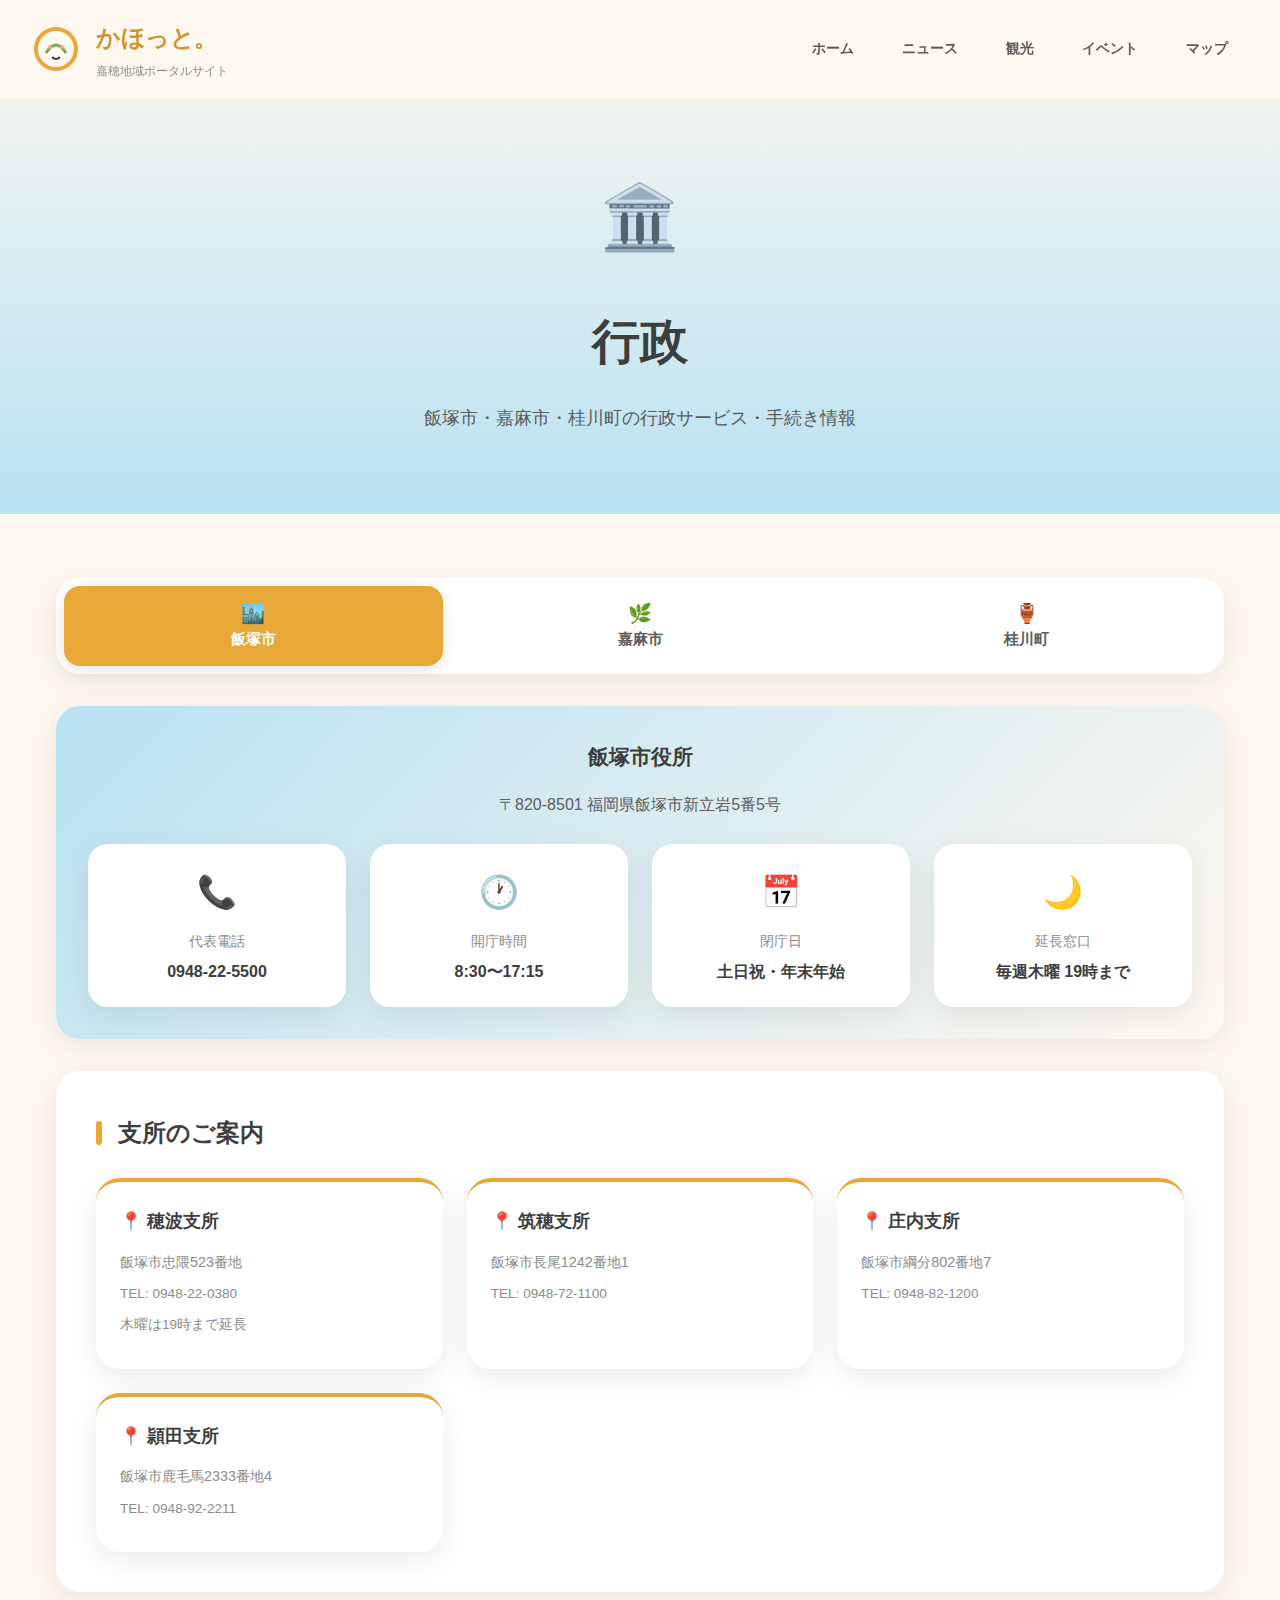
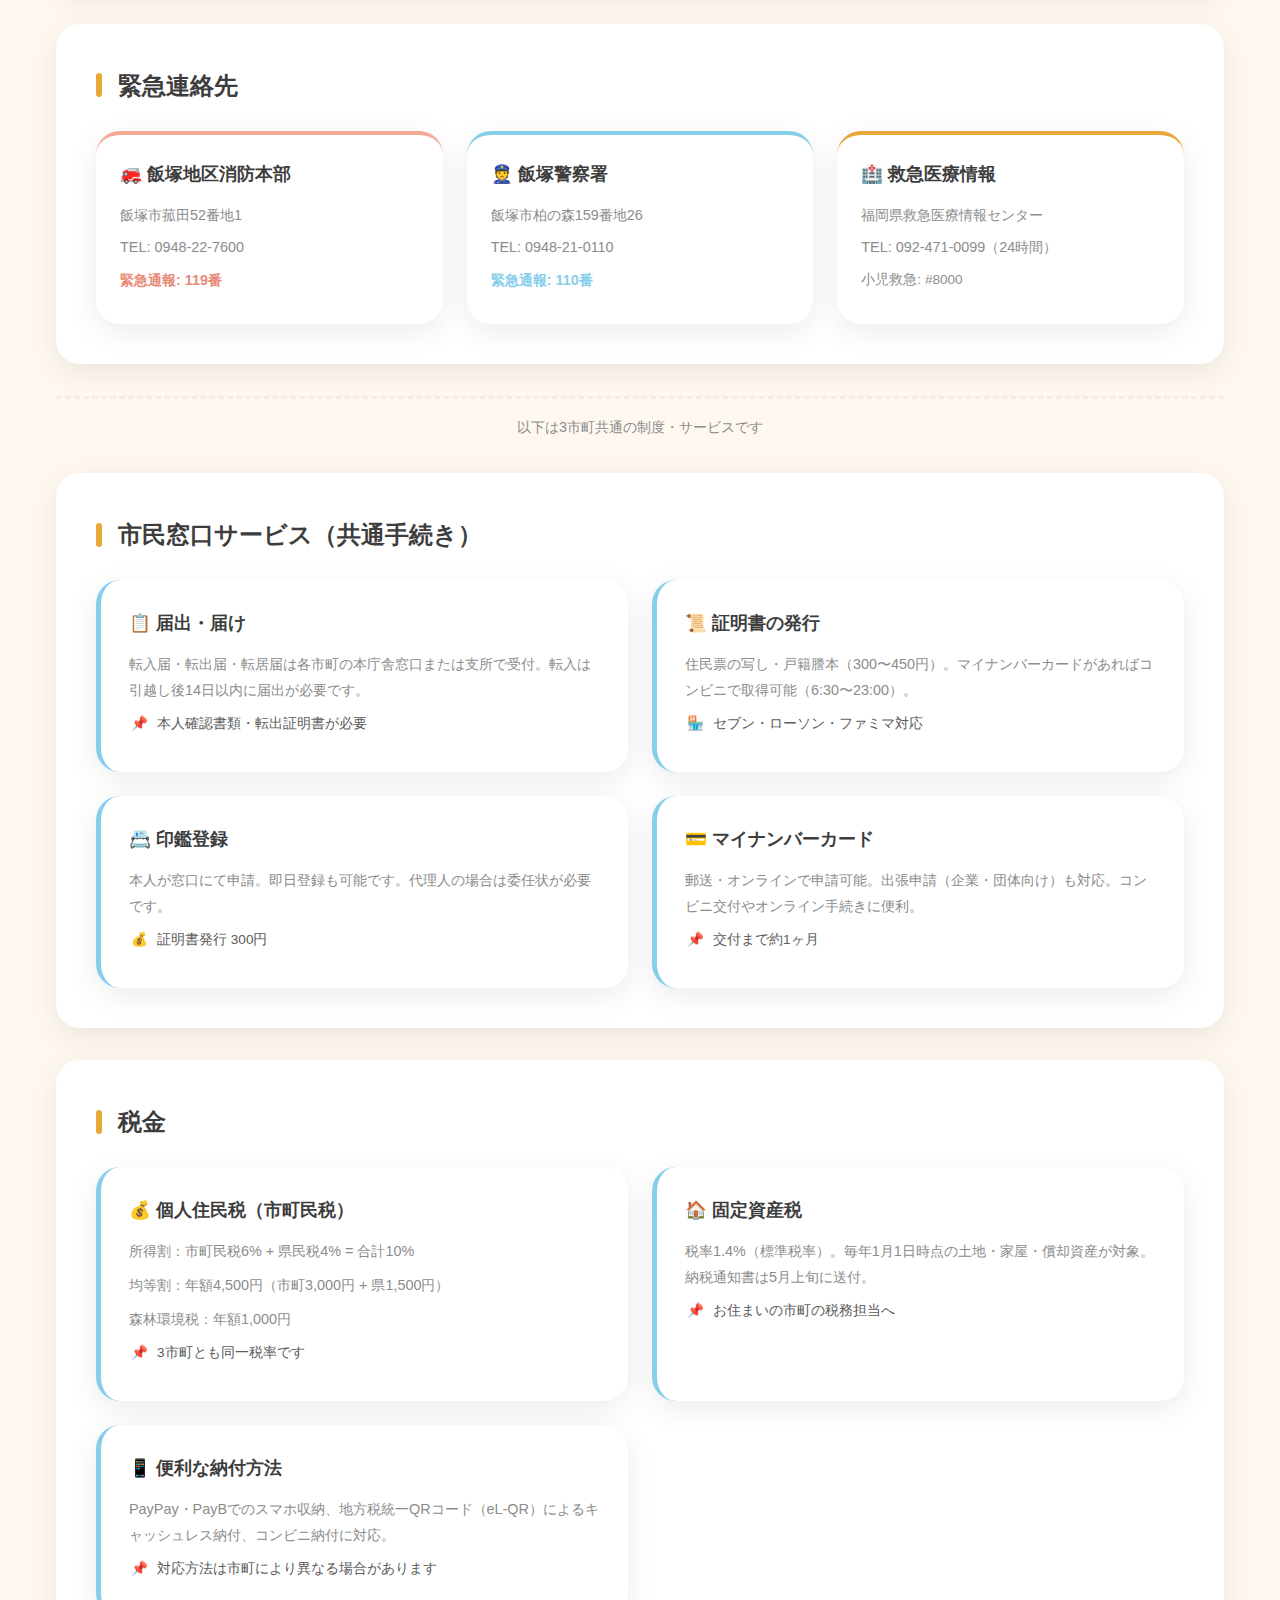
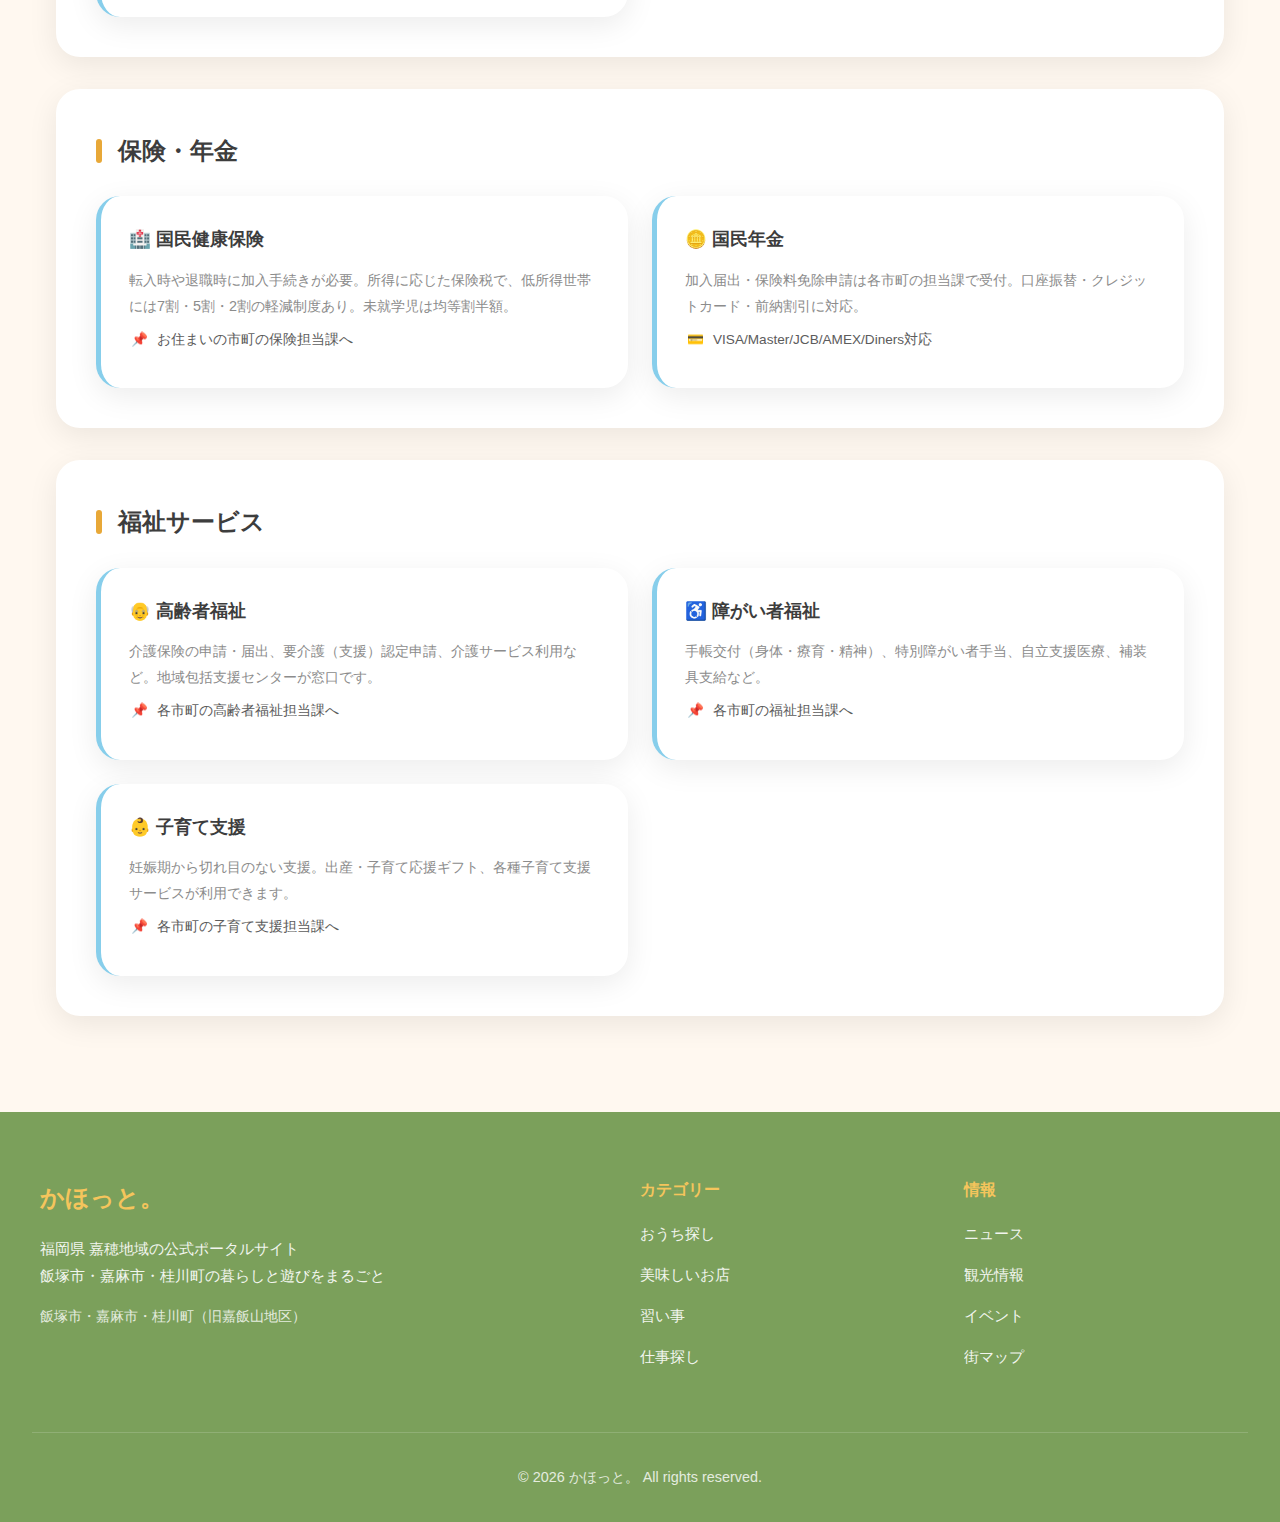
<file: pages/government.html>
<!DOCTYPE html>
<html lang="ja">
<head>
    <meta charset="UTF-8">
    <meta name="viewport" content="width=device-width, initial-scale=1.0">
    <meta name="description" content="嘉穂地域（飯塚市・嘉麻市・桂川町）の行政情報。市役所・役場案内、住民手続き、税金、保険、福祉サービスなど">
    <title>行政 | かほっと。嘉穂地域ポータルサイト</title>
    <link rel="stylesheet" href="../css/style.css">
    <script src="../js/components.js"></script>
</head>
<body>
    <!-- 共通ヘッダー -->
    <div id="site-header"></div>

    <!-- ページヒーロー -->
    <section class="page-hero page-hero--government">
        <div class="page-hero-content">
            <div class="page-hero-icon">🏛️</div>
            <h1 class="page-hero-title">行政</h1>
            <p class="page-hero-subtitle">飯塚市・嘉麻市・桂川町の行政サービス・手続き情報</p>
        </div>
    </section>

    <main class="page-content">
        <div class="container">

            <!-- 自治体タブ -->
            <div class="municipality-tabs" id="govTabs">
                <button class="municipality-tab active" data-municipality="iizuka" onclick="switchGovTab('iizuka')">
                    <span class="municipality-tab-icon">🏙️</span>
                    飯塚市
                </button>
                <button class="municipality-tab" data-municipality="kama" onclick="switchGovTab('kama')">
                    <span class="municipality-tab-icon">🌿</span>
                    嘉麻市
                </button>
                <button class="municipality-tab" data-municipality="keisen" onclick="switchGovTab('keisen')">
                    <span class="municipality-tab-icon">🏺</span>
                    桂川町
                </button>
            </div>

            <!-- ===== 飯塚市 ===== -->
            <div class="municipality-content active" id="gov-iizuka">
                <div class="gov-contact-card">
                    <h3>飯塚市役所</h3>
                    <p style="color: var(--text-medium);">〒820-8501 福岡県飯塚市新立岩5番5号</p>
                    <div class="gov-contact-info">
                        <div class="gov-contact-item">
                            <div class="contact-icon">📞</div>
                            <div class="contact-label">代表電話</div>
                            <div class="contact-value">0948-22-5500</div>
                        </div>
                        <div class="gov-contact-item">
                            <div class="contact-icon">🕐</div>
                            <div class="contact-label">開庁時間</div>
                            <div class="contact-value">8:30〜17:15</div>
                        </div>
                        <div class="gov-contact-item">
                            <div class="contact-icon">📅</div>
                            <div class="contact-label">閉庁日</div>
                            <div class="contact-value">土日祝・年末年始</div>
                        </div>
                        <div class="gov-contact-item">
                            <div class="contact-icon">🌙</div>
                            <div class="contact-label">延長窓口</div>
                            <div class="contact-value">毎週木曜 19時まで</div>
                        </div>
                    </div>
                </div>

                <!-- 支所情報 -->
                <div class="section-card" style="margin-top: 2rem;">
                    <h2 class="section-card-title">支所のご案内</h2>
                    <div class="map-area-grid">
                        <div class="map-area-card" style="border-top-color: var(--mustard);">
                            <h3>📍 穂波支所</h3>
                            <p>飯塚市忠隈523番地</p>
                            <p style="font-size: 0.85rem; color: var(--text-light);">TEL: 0948-22-0380</p>
                            <p style="font-size: 0.85rem; color: var(--text-light);">木曜は19時まで延長</p>
                        </div>
                        <div class="map-area-card" style="border-top-color: var(--mustard);">
                            <h3>📍 筑穂支所</h3>
                            <p>飯塚市長尾1242番地1</p>
                            <p style="font-size: 0.85rem; color: var(--text-light);">TEL: 0948-72-1100</p>
                        </div>
                        <div class="map-area-card" style="border-top-color: var(--mustard);">
                            <h3>📍 庄内支所</h3>
                            <p>飯塚市綱分802番地7</p>
                            <p style="font-size: 0.85rem; color: var(--text-light);">TEL: 0948-82-1200</p>
                        </div>
                        <div class="map-area-card" style="border-top-color: var(--mustard);">
                            <h3>📍 頴田支所</h3>
                            <p>飯塚市鹿毛馬2333番地4</p>
                            <p style="font-size: 0.85rem; color: var(--text-light);">TEL: 0948-92-2211</p>
                        </div>
                    </div>
                </div>

                <!-- 飯塚市 緊急連絡先 -->
                <div class="section-card">
                    <h2 class="section-card-title">緊急連絡先</h2>
                    <div class="map-area-grid">
                        <div class="map-area-card" style="border-top-color: var(--salmon);">
                            <h3>🚒 飯塚地区消防本部</h3>
                            <p>飯塚市菰田52番地1</p>
                            <p>TEL: 0948-22-7600</p>
                            <p style="font-weight: 700; color: var(--salmon-dark); margin-top: 0.5rem;">緊急通報: 119番</p>
                        </div>
                        <div class="map-area-card" style="border-top-color: var(--sky);">
                            <h3>👮 飯塚警察署</h3>
                            <p>飯塚市柏の森159番地26</p>
                            <p>TEL: 0948-21-0110</p>
                            <p style="font-weight: 700; color: var(--sky); margin-top: 0.5rem;">緊急通報: 110番</p>
                        </div>
                        <div class="map-area-card" style="border-top-color: var(--mustard);">
                            <h3>🏥 救急医療情報</h3>
                            <p>福岡県救急医療情報センター</p>
                            <p>TEL: 092-471-0099（24時間）</p>
                            <p style="font-size: 0.85rem; color: var(--text-light);">小児救急: #8000</p>
                        </div>
                    </div>
                </div>
            </div>

            <!-- ===== 嘉麻市 ===== -->
            <div class="municipality-content" id="gov-kama">
                <div class="gov-contact-card" style="background: linear-gradient(135deg, var(--moss-light) 0%, var(--cream) 100%);">
                    <h3>嘉麻市役所</h3>
                    <p style="color: var(--text-medium);">〒820-0502 福岡県嘉麻市上臼井446番地1</p>
                    <div class="gov-contact-info">
                        <div class="gov-contact-item">
                            <div class="contact-icon">📞</div>
                            <div class="contact-label">代表電話</div>
                            <div class="contact-value">0948-62-5660</div>
                        </div>
                        <div class="gov-contact-item">
                            <div class="contact-icon">🕐</div>
                            <div class="contact-label">開庁時間</div>
                            <div class="contact-value">8:30〜17:00</div>
                        </div>
                        <div class="gov-contact-item">
                            <div class="contact-icon">📅</div>
                            <div class="contact-label">閉庁日</div>
                            <div class="contact-value">土日祝・年末年始</div>
                        </div>
                        <div class="gov-contact-item">
                            <div class="contact-icon">🏛️</div>
                            <div class="contact-label">旧庁舎</div>
                            <div class="contact-value">山田・碓井・稲築庁舎</div>
                        </div>
                    </div>
                </div>

                <!-- 嘉麻市 支所・庁舎情報 -->
                <div class="section-card" style="margin-top: 2rem;">
                    <h2 class="section-card-title">庁舎のご案内</h2>
                    <div class="map-area-grid">
                        <div class="map-area-card" style="border-top-color: var(--moss);">
                            <h3>📍 山田庁舎</h3>
                            <p>嘉麻市上山田502番地3</p>
                            <p style="font-size: 0.85rem; color: var(--text-light);">TEL: 0948-52-1211</p>
                            <p style="font-size: 0.85rem; color: var(--text-light);">市民課窓口あり</p>
                        </div>
                        <div class="map-area-card" style="border-top-color: var(--moss);">
                            <h3>📍 碓井庁舎</h3>
                            <p>嘉麻市上臼井446番地1</p>
                            <p style="font-size: 0.85rem; color: var(--text-light);">TEL: 0948-62-2211</p>
                            <p style="font-size: 0.85rem; color: var(--text-light);">本庁機能</p>
                        </div>
                        <div class="map-area-card" style="border-top-color: var(--moss);">
                            <h3>📍 稲築庁舎</h3>
                            <p>嘉麻市岩崎1143番地3</p>
                            <p style="font-size: 0.85rem; color: var(--text-light);">TEL: 0948-42-0721</p>
                            <p style="font-size: 0.85rem; color: var(--text-light);">市民課窓口あり</p>
                        </div>
                        <div class="map-area-card" style="border-top-color: var(--moss);">
                            <h3>📍 嘉穂庁舎</h3>
                            <p>嘉麻市大隈町1278番地1</p>
                            <p style="font-size: 0.85rem; color: var(--text-light);">TEL: 0948-57-0011</p>
                            <p style="font-size: 0.85rem; color: var(--text-light);">市民課窓口あり</p>
                        </div>
                    </div>
                </div>

                <!-- 嘉麻市 緊急連絡先 -->
                <div class="section-card">
                    <h2 class="section-card-title">緊急連絡先</h2>
                    <div class="map-area-grid">
                        <div class="map-area-card" style="border-top-color: var(--salmon);">
                            <h3>🚒 飯塚地区消防本部</h3>
                            <p>嘉麻市も管轄</p>
                            <p>TEL: 0948-22-7600</p>
                            <p style="font-weight: 700; color: var(--salmon-dark); margin-top: 0.5rem;">緊急通報: 119番</p>
                        </div>
                        <div class="map-area-card" style="border-top-color: var(--sky);">
                            <h3>👮 飯塚警察署</h3>
                            <p>嘉麻市も管轄</p>
                            <p>TEL: 0948-21-0110</p>
                            <p style="font-weight: 700; color: var(--sky); margin-top: 0.5rem;">緊急通報: 110番</p>
                        </div>
                        <div class="map-area-card" style="border-top-color: var(--moss);">
                            <h3>🏥 救急医療情報</h3>
                            <p>福岡県救急医療情報センター</p>
                            <p>TEL: 092-471-0099（24時間）</p>
                            <p style="font-size: 0.85rem; color: var(--text-light);">小児救急: #8000</p>
                        </div>
                    </div>
                </div>
            </div>

            <!-- ===== 桂川町 ===== -->
            <div class="municipality-content" id="gov-keisen">
                <div class="gov-contact-card" style="background: linear-gradient(135deg, var(--sky-light) 0%, var(--cream) 100%);">
                    <h3>桂川町役場</h3>
                    <p style="color: var(--text-medium);">〒820-0696 福岡県嘉穂郡桂川町大字土居424番地1</p>
                    <div class="gov-contact-info">
                        <div class="gov-contact-item">
                            <div class="contact-icon">📞</div>
                            <div class="contact-label">代表電話</div>
                            <div class="contact-value">0948-65-1100</div>
                        </div>
                        <div class="gov-contact-item">
                            <div class="contact-icon">🕐</div>
                            <div class="contact-label">開庁時間</div>
                            <div class="contact-value">8:30〜17:00</div>
                        </div>
                        <div class="gov-contact-item">
                            <div class="contact-icon">📅</div>
                            <div class="contact-label">閉庁日</div>
                            <div class="contact-value">土日祝・年末年始</div>
                        </div>
                        <div class="gov-contact-item">
                            <div class="contact-icon">🚃</div>
                            <div class="contact-label">最寄り駅</div>
                            <div class="contact-value">JR桂川駅 徒歩5分</div>
                        </div>
                    </div>
                </div>

                <!-- 桂川町 緊急連絡先 -->
                <div class="section-card" style="margin-top: 2rem;">
                    <h2 class="section-card-title">緊急連絡先</h2>
                    <div class="map-area-grid">
                        <div class="map-area-card" style="border-top-color: var(--salmon);">
                            <h3>🚒 飯塚地区消防本部</h3>
                            <p>桂川町も管轄</p>
                            <p>TEL: 0948-22-7600</p>
                            <p style="font-weight: 700; color: var(--salmon-dark); margin-top: 0.5rem;">緊急通報: 119番</p>
                        </div>
                        <div class="map-area-card" style="border-top-color: var(--sky);">
                            <h3>👮 飯塚警察署</h3>
                            <p>桂川町も管轄</p>
                            <p>TEL: 0948-21-0110</p>
                            <p style="font-weight: 700; color: var(--sky); margin-top: 0.5rem;">緊急通報: 110番</p>
                        </div>
                        <div class="map-area-card" style="border-top-color: var(--sky);">
                            <h3>🏥 救急医療情報</h3>
                            <p>福岡県救急医療情報センター</p>
                            <p>TEL: 092-471-0099（24時間）</p>
                            <p style="font-size: 0.85rem; color: var(--text-light);">小児救急: #8000</p>
                        </div>
                    </div>
                </div>
            </div>

            <!-- ===== 以下は全自治体共通 ===== -->
            <div style="margin-top: 2rem; padding-top: 1rem; border-top: 3px dashed var(--cream-dark);">
                <p style="text-align: center; font-size: 0.9rem; color: var(--text-light); margin-bottom: 2rem;">以下は3市町共通の制度・サービスです</p>
            </div>

            <!-- 市民窓口サービス -->
            <div class="section-card">
                <h2 class="section-card-title">市民窓口サービス（共通手続き）</h2>
                <div class="gov-service-grid">
                    <div class="gov-service-card">
                        <h3>📋 届出・届け</h3>
                        <p>転入届・転出届・転居届は各市町の本庁舎窓口または支所で受付。転入は引越し後14日以内に届出が必要です。</p>
                        <p class="service-detail"><span class="info-icon">📌</span>本人確認書類・転出証明書が必要</p>
                    </div>
                    <div class="gov-service-card">
                        <h3>📜 証明書の発行</h3>
                        <p>住民票の写し・戸籍謄本（300〜450円）。マイナンバーカードがあればコンビニで取得可能（6:30〜23:00）。</p>
                        <p class="service-detail"><span class="info-icon">🏪</span>セブン・ローソン・ファミマ対応</p>
                    </div>
                    <div class="gov-service-card">
                        <h3>📇 印鑑登録</h3>
                        <p>本人が窓口にて申請。即日登録も可能です。代理人の場合は委任状が必要です。</p>
                        <p class="service-detail"><span class="info-icon">💰</span>証明書発行 300円</p>
                    </div>
                    <div class="gov-service-card">
                        <h3>💳 マイナンバーカード</h3>
                        <p>郵送・オンラインで申請可能。出張申請（企業・団体向け）も対応。コンビニ交付やオンライン手続きに便利。</p>
                        <p class="service-detail"><span class="info-icon">📌</span>交付まで約1ヶ月</p>
                    </div>
                </div>
            </div>

            <!-- 税金 -->
            <div class="section-card">
                <h2 class="section-card-title">税金</h2>
                <div class="gov-service-grid">
                    <div class="gov-service-card">
                        <h3>💰 個人住民税（市町民税）</h3>
                        <p>所得割：市町民税6% + 県民税4% = 合計10%</p>
                        <p>均等割：年額4,500円（市町3,000円 + 県1,500円）</p>
                        <p>森林環境税：年額1,000円</p>
                        <p class="service-detail"><span class="info-icon">📌</span>3市町とも同一税率です</p>
                    </div>
                    <div class="gov-service-card">
                        <h3>🏠 固定資産税</h3>
                        <p>税率1.4%（標準税率）。毎年1月1日時点の土地・家屋・償却資産が対象。納税通知書は5月上旬に送付。</p>
                        <p class="service-detail"><span class="info-icon">📌</span>お住まいの市町の税務担当へ</p>
                    </div>
                    <div class="gov-service-card">
                        <h3>📱 便利な納付方法</h3>
                        <p>PayPay・PayBでのスマホ収納、地方税統一QRコード（eL-QR）によるキャッシュレス納付、コンビニ納付に対応。</p>
                        <p class="service-detail"><span class="info-icon">📌</span>対応方法は市町により異なる場合があります</p>
                    </div>
                </div>
            </div>

            <!-- 保険・年金 -->
            <div class="section-card">
                <h2 class="section-card-title">保険・年金</h2>
                <div class="gov-service-grid">
                    <div class="gov-service-card">
                        <h3>🏥 国民健康保険</h3>
                        <p>転入時や退職時に加入手続きが必要。所得に応じた保険税で、低所得世帯には7割・5割・2割の軽減制度あり。未就学児は均等割半額。</p>
                        <p class="service-detail"><span class="info-icon">📌</span>お住まいの市町の保険担当課へ</p>
                    </div>
                    <div class="gov-service-card">
                        <h3>🪙 国民年金</h3>
                        <p>加入届出・保険料免除申請は各市町の担当課で受付。口座振替・クレジットカード・前納割引に対応。</p>
                        <p class="service-detail"><span class="info-icon">💳</span>VISA/Master/JCB/AMEX/Diners対応</p>
                    </div>
                </div>
            </div>

            <!-- 福祉サービス -->
            <div class="section-card">
                <h2 class="section-card-title">福祉サービス</h2>
                <div class="gov-service-grid">
                    <div class="gov-service-card">
                        <h3>👴 高齢者福祉</h3>
                        <p>介護保険の申請・届出、要介護（支援）認定申請、介護サービス利用など。地域包括支援センターが窓口です。</p>
                        <p class="service-detail"><span class="info-icon">📌</span>各市町の高齢者福祉担当課へ</p>
                    </div>
                    <div class="gov-service-card">
                        <h3>♿ 障がい者福祉</h3>
                        <p>手帳交付（身体・療育・精神）、特別障がい者手当、自立支援医療、補装具支給など。</p>
                        <p class="service-detail"><span class="info-icon">📌</span>各市町の福祉担当課へ</p>
                    </div>
                    <div class="gov-service-card">
                        <h3>👶 子育て支援</h3>
                        <p>妊娠期から切れ目のない支援。出産・子育て応援ギフト、各種子育て支援サービスが利用できます。</p>
                        <p class="service-detail"><span class="info-icon">📌</span>各市町の子育て支援担当課へ</p>
                    </div>
                </div>
            </div>

        </div>
    </main>

    <!-- 共通ボトムナビ -->
    <div id="site-bottom-nav"></div>

    <!-- 共通フッター -->
    <div id="site-footer"></div>

    <script src="../js/main.js"></script>

    <!-- 自治体タブ切替 -->
    <script>
    function switchGovTab(municipality) {
        // タブの切替
        var tabs = document.querySelectorAll('.municipality-tab');
        tabs.forEach(function(tab) {
            tab.classList.remove('active');
            if (tab.getAttribute('data-municipality') === municipality) {
                tab.classList.add('active');
            }
        });

        // コンテンツの切替
        var contents = document.querySelectorAll('.municipality-content');
        contents.forEach(function(content) {
            content.classList.remove('active');
        });

        var target = document.getElementById('gov-' + municipality);
        if (target) {
            target.classList.add('active');
        }
    }
    </script>
</body>
</html>
</file>
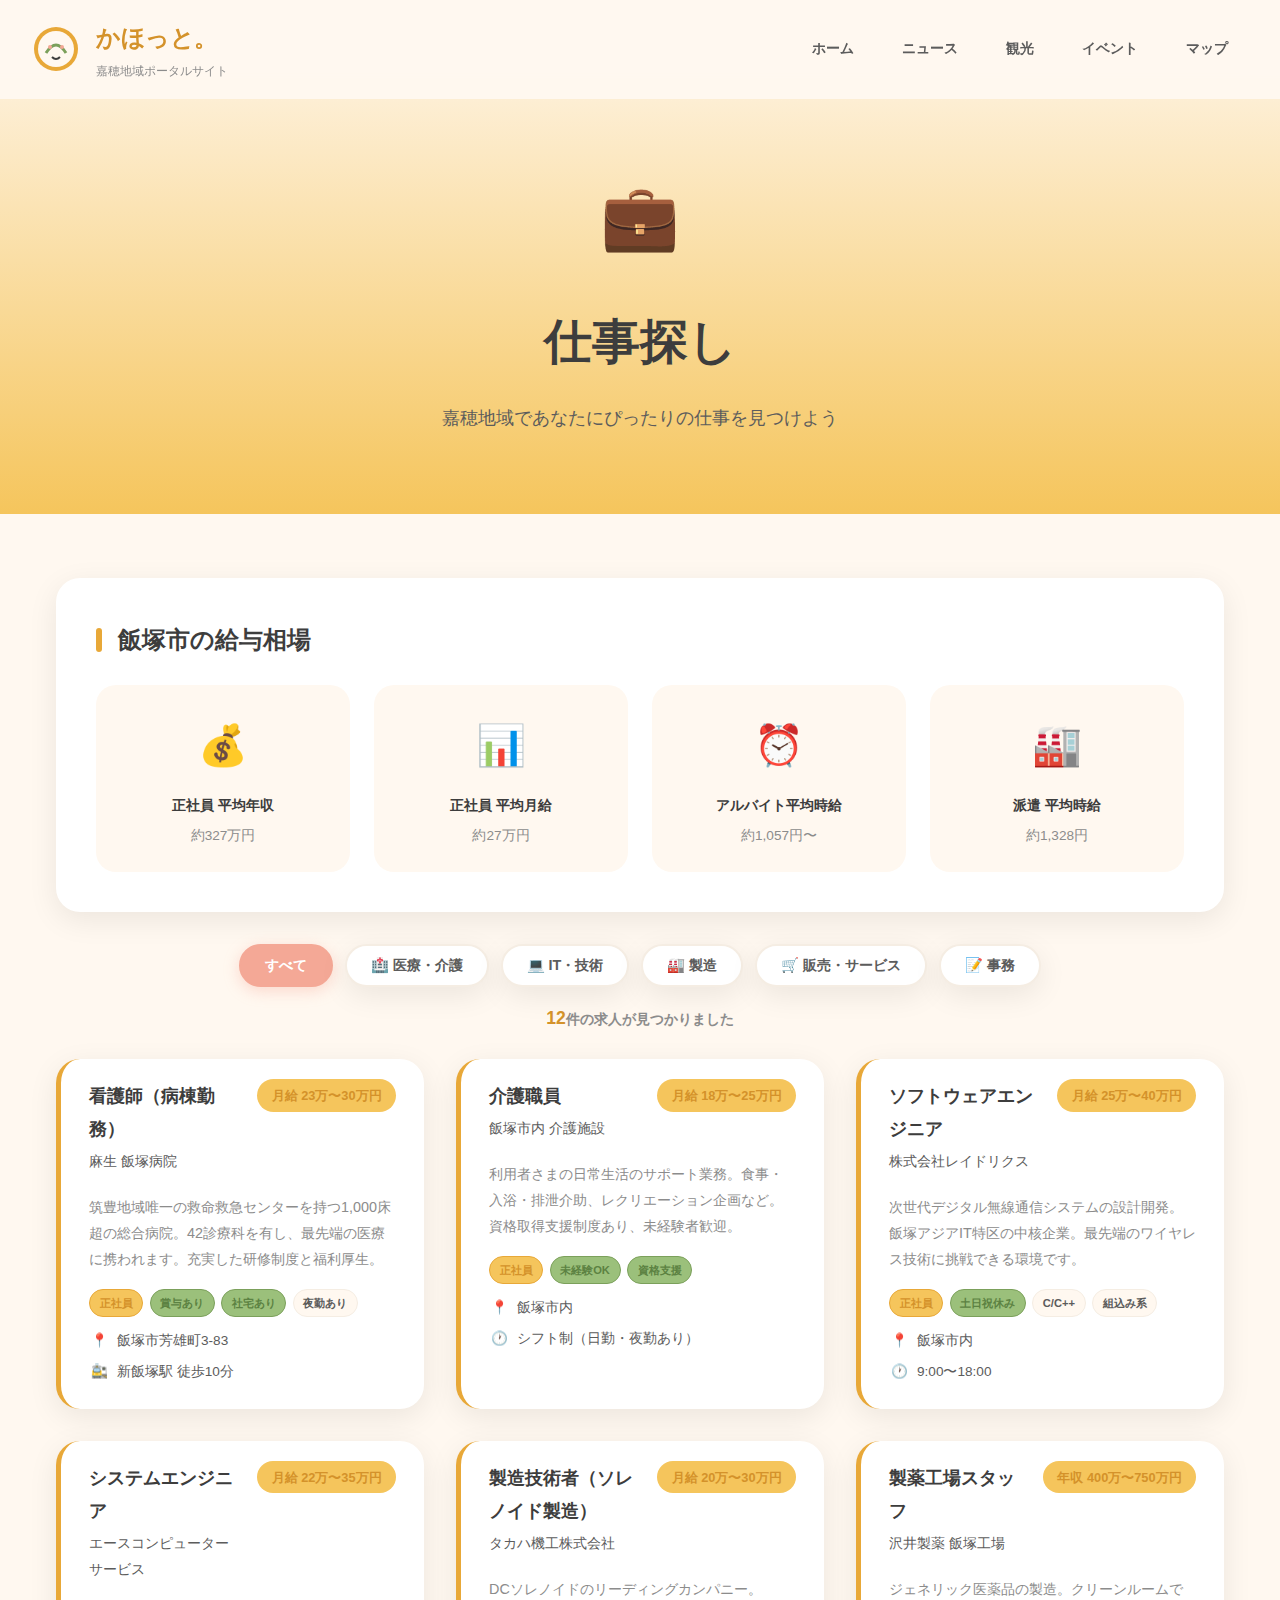
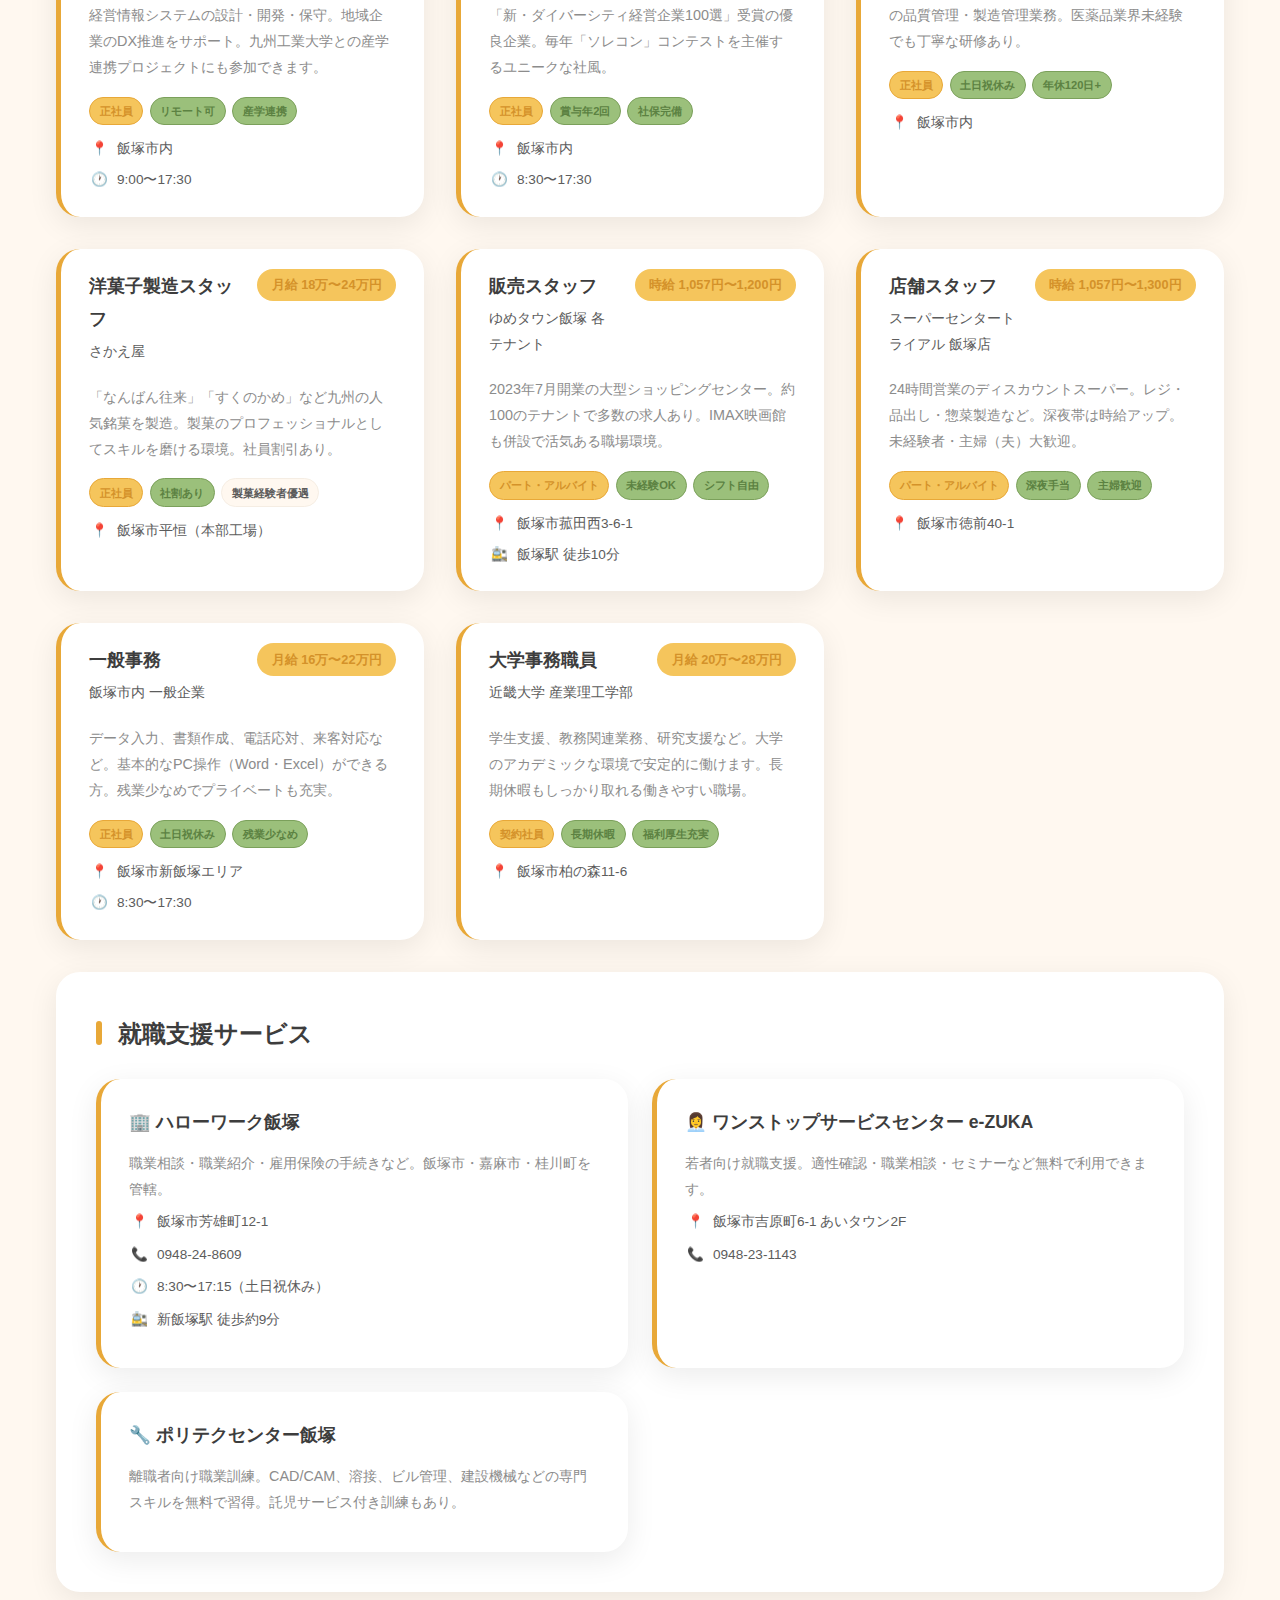
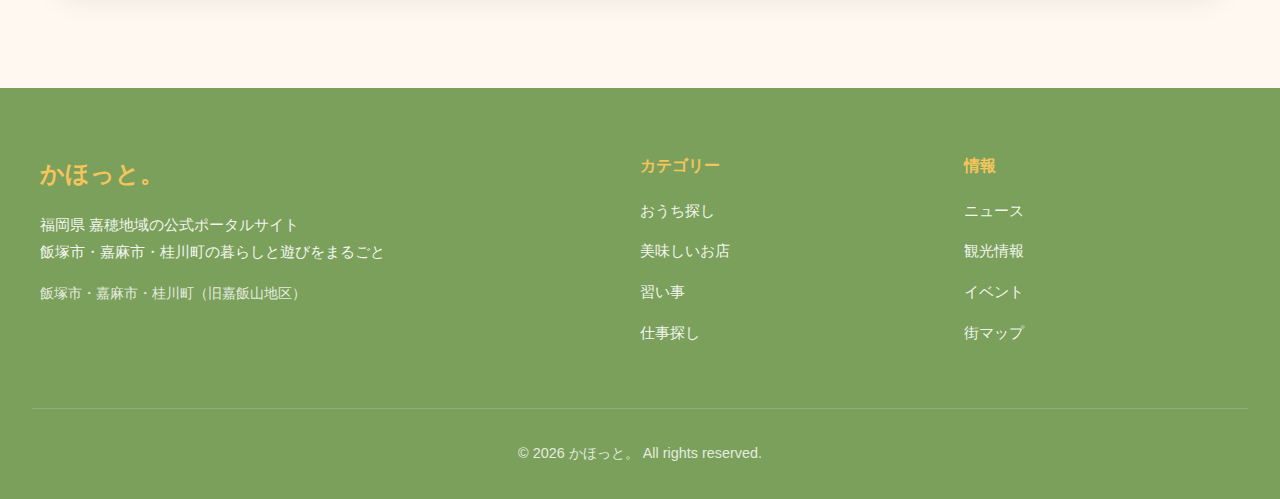
<file: pages/jobs.html>
<!DOCTYPE html>
<html lang="ja">
<head>
    <meta charset="UTF-8">
    <meta name="viewport" content="width=device-width, initial-scale=1.0">
    <meta name="description" content="嘉穂地域（飯塚市・嘉麻市・桂川町）の求人・仕事探し情報。主要企業、ハローワーク、就職支援サービスのご案内">
    <title>仕事探し | かほっと。嘉穂地域ポータルサイト</title>
    <link rel="stylesheet" href="../css/style.css">
    <script src="../js/components.js"></script>
</head>
<body>
    <!-- 共通ヘッダー -->
    <div id="site-header"></div>

    <!-- ページヒーロー -->
    <section class="page-hero page-hero--jobs">
        <div class="page-hero-content">
            <div class="page-hero-icon">💼</div>
            <h1 class="page-hero-title">仕事探し</h1>
            <p class="page-hero-subtitle">嘉穂地域であなたにぴったりの仕事を見つけよう</p>
        </div>
    </section>

    <main class="page-content">
        <div class="container">

            <!-- 給与相場 -->
            <div class="section-card">
                <h2 class="section-card-title">飯塚市の給与相場</h2>

                <div class="living-highlight-grid">
                    <div class="living-highlight-card">
                        <div class="living-highlight-icon">💰</div>
                        <div class="living-highlight-label">正社員 平均年収</div>
                        <div class="living-highlight-value">約327万円</div>
                    </div>
                    <div class="living-highlight-card">
                        <div class="living-highlight-icon">📊</div>
                        <div class="living-highlight-label">正社員 平均月給</div>
                        <div class="living-highlight-value">約27万円</div>
                    </div>
                    <div class="living-highlight-card">
                        <div class="living-highlight-icon">⏰</div>
                        <div class="living-highlight-label">アルバイト平均時給</div>
                        <div class="living-highlight-value">約1,057円〜</div>
                    </div>
                    <div class="living-highlight-card">
                        <div class="living-highlight-icon">🏭</div>
                        <div class="living-highlight-label">派遣 平均時給</div>
                        <div class="living-highlight-value">約1,328円</div>
                    </div>
                </div>
            </div>

            <!-- カテゴリフィルター -->
            <div class="restaurant-filter">
                <button class="filter-btn active" data-category="all">すべて</button>
                <button class="filter-btn" data-category="medical">🏥 医療・介護</button>
                <button class="filter-btn" data-category="it">💻 IT・技術</button>
                <button class="filter-btn" data-category="manufacturing">🏭 製造</button>
                <button class="filter-btn" data-category="service">🛒 販売・サービス</button>
                <button class="filter-btn" data-category="office">📝 事務</button>
            </div>

            <!-- 件数表示 -->
            <div class="restaurant-results-count">
                <span id="results-count">12</span>件の求人が見つかりました
            </div>

            <!-- 求人一覧 -->
            <div class="job-grid">

                <!-- ========== 医療・介護 ========== -->

                <article class="job-card" data-category="medical">
                    <div class="job-card-header">
                        <div>
                            <h3 class="job-card-title">看護師（病棟勤務）</h3>
                            <p class="job-card-company">麻生 飯塚病院</p>
                        </div>
                        <span class="job-card-salary">月給 23万〜30万円</span>
                    </div>
                    <div class="job-card-body">
                        <p class="job-card-description">
                            筑豊地域唯一の救命救急センターを持つ1,000床超の総合病院。42診療科を有し、最先端の医療に携われます。充実した研修制度と福利厚生。
                        </p>
                        <div class="job-card-tags">
                            <span class="job-tag job-tag--type">正社員</span>
                            <span class="job-tag job-tag--feature">賞与あり</span>
                            <span class="job-tag job-tag--feature">社宅あり</span>
                            <span class="job-tag">夜勤あり</span>
                        </div>
                        <div class="job-card-info">
                            <p><span class="info-icon">📍</span>飯塚市芳雄町3-83</p>
                            <p><span class="info-icon">🚉</span>新飯塚駅 徒歩10分</p>
                        </div>
                    </div>
                </article>

                <article class="job-card" data-category="medical">
                    <div class="job-card-header">
                        <div>
                            <h3 class="job-card-title">介護職員</h3>
                            <p class="job-card-company">飯塚市内 介護施設</p>
                        </div>
                        <span class="job-card-salary">月給 18万〜25万円</span>
                    </div>
                    <div class="job-card-body">
                        <p class="job-card-description">
                            利用者さまの日常生活のサポート業務。食事・入浴・排泄介助、レクリエーション企画など。資格取得支援制度あり、未経験者歓迎。
                        </p>
                        <div class="job-card-tags">
                            <span class="job-tag job-tag--type">正社員</span>
                            <span class="job-tag job-tag--feature">未経験OK</span>
                            <span class="job-tag job-tag--feature">資格支援</span>
                        </div>
                        <div class="job-card-info">
                            <p><span class="info-icon">📍</span>飯塚市内</p>
                            <p><span class="info-icon">🕐</span>シフト制（日勤・夜勤あり）</p>
                        </div>
                    </div>
                </article>

                <!-- ========== IT・技術 ========== -->

                <article class="job-card" data-category="it">
                    <div class="job-card-header">
                        <div>
                            <h3 class="job-card-title">ソフトウェアエンジニア</h3>
                            <p class="job-card-company">株式会社レイドリクス</p>
                        </div>
                        <span class="job-card-salary">月給 25万〜40万円</span>
                    </div>
                    <div class="job-card-body">
                        <p class="job-card-description">
                            次世代デジタル無線通信システムの設計開発。飯塚アジアIT特区の中核企業。最先端のワイヤレス技術に挑戦できる環境です。
                        </p>
                        <div class="job-card-tags">
                            <span class="job-tag job-tag--type">正社員</span>
                            <span class="job-tag job-tag--feature">土日祝休み</span>
                            <span class="job-tag">C/C++</span>
                            <span class="job-tag">組込み系</span>
                        </div>
                        <div class="job-card-info">
                            <p><span class="info-icon">📍</span>飯塚市内</p>
                            <p><span class="info-icon">🕐</span>9:00〜18:00</p>
                        </div>
                    </div>
                </article>

                <article class="job-card" data-category="it">
                    <div class="job-card-header">
                        <div>
                            <h3 class="job-card-title">システムエンジニア</h3>
                            <p class="job-card-company">エースコンピューターサービス</p>
                        </div>
                        <span class="job-card-salary">月給 22万〜35万円</span>
                    </div>
                    <div class="job-card-body">
                        <p class="job-card-description">
                            経営情報システムの設計・開発・保守。地域企業のDX推進をサポート。九州工業大学との産学連携プロジェクトにも参加できます。
                        </p>
                        <div class="job-card-tags">
                            <span class="job-tag job-tag--type">正社員</span>
                            <span class="job-tag job-tag--feature">リモート可</span>
                            <span class="job-tag job-tag--feature">産学連携</span>
                        </div>
                        <div class="job-card-info">
                            <p><span class="info-icon">📍</span>飯塚市内</p>
                            <p><span class="info-icon">🕐</span>9:00〜17:30</p>
                        </div>
                    </div>
                </article>

                <!-- ========== 製造 ========== -->

                <article class="job-card" data-category="manufacturing">
                    <div class="job-card-header">
                        <div>
                            <h3 class="job-card-title">製造技術者（ソレノイド製造）</h3>
                            <p class="job-card-company">タカハ機工株式会社</p>
                        </div>
                        <span class="job-card-salary">月給 20万〜30万円</span>
                    </div>
                    <div class="job-card-body">
                        <p class="job-card-description">
                            DCソレノイドのリーディングカンパニー。「新・ダイバーシティ経営企業100選」受賞の優良企業。毎年「ソレコン」コンテストを主催するユニークな社風。
                        </p>
                        <div class="job-card-tags">
                            <span class="job-tag job-tag--type">正社員</span>
                            <span class="job-tag job-tag--feature">賞与年2回</span>
                            <span class="job-tag job-tag--feature">社保完備</span>
                        </div>
                        <div class="job-card-info">
                            <p><span class="info-icon">📍</span>飯塚市内</p>
                            <p><span class="info-icon">🕐</span>8:30〜17:30</p>
                        </div>
                    </div>
                </article>

                <article class="job-card" data-category="manufacturing">
                    <div class="job-card-header">
                        <div>
                            <h3 class="job-card-title">製薬工場スタッフ</h3>
                            <p class="job-card-company">沢井製薬 飯塚工場</p>
                        </div>
                        <span class="job-card-salary">年収 400万〜750万円</span>
                    </div>
                    <div class="job-card-body">
                        <p class="job-card-description">
                            ジェネリック医薬品の製造。クリーンルームでの品質管理・製造管理業務。医薬品業界未経験でも丁寧な研修あり。
                        </p>
                        <div class="job-card-tags">
                            <span class="job-tag job-tag--type">正社員</span>
                            <span class="job-tag job-tag--feature">土日祝休み</span>
                            <span class="job-tag job-tag--feature">年休120日+</span>
                        </div>
                        <div class="job-card-info">
                            <p><span class="info-icon">📍</span>飯塚市内</p>
                        </div>
                    </div>
                </article>

                <article class="job-card" data-category="manufacturing">
                    <div class="job-card-header">
                        <div>
                            <h3 class="job-card-title">洋菓子製造スタッフ</h3>
                            <p class="job-card-company">さかえ屋</p>
                        </div>
                        <span class="job-card-salary">月給 18万〜24万円</span>
                    </div>
                    <div class="job-card-body">
                        <p class="job-card-description">
                            「なんばん往来」「すくのかめ」など九州の人気銘菓を製造。製菓のプロフェッショナルとしてスキルを磨ける環境。社員割引あり。
                        </p>
                        <div class="job-card-tags">
                            <span class="job-tag job-tag--type">正社員</span>
                            <span class="job-tag job-tag--feature">社割あり</span>
                            <span class="job-tag">製菓経験者優遇</span>
                        </div>
                        <div class="job-card-info">
                            <p><span class="info-icon">📍</span>飯塚市平恒（本部工場）</p>
                        </div>
                    </div>
                </article>

                <!-- ========== 販売・サービス ========== -->

                <article class="job-card" data-category="service">
                    <div class="job-card-header">
                        <div>
                            <h3 class="job-card-title">販売スタッフ</h3>
                            <p class="job-card-company">ゆめタウン飯塚 各テナント</p>
                        </div>
                        <span class="job-card-salary">時給 1,057円〜1,200円</span>
                    </div>
                    <div class="job-card-body">
                        <p class="job-card-description">
                            2023年7月開業の大型ショッピングセンター。約100のテナントで多数の求人あり。IMAX映画館も併設で活気ある職場環境。
                        </p>
                        <div class="job-card-tags">
                            <span class="job-tag job-tag--type">パート・アルバイト</span>
                            <span class="job-tag job-tag--feature">未経験OK</span>
                            <span class="job-tag job-tag--feature">シフト自由</span>
                        </div>
                        <div class="job-card-info">
                            <p><span class="info-icon">📍</span>飯塚市菰田西3-6-1</p>
                            <p><span class="info-icon">🚉</span>飯塚駅 徒歩10分</p>
                        </div>
                    </div>
                </article>

                <article class="job-card" data-category="service">
                    <div class="job-card-header">
                        <div>
                            <h3 class="job-card-title">店舗スタッフ</h3>
                            <p class="job-card-company">スーパーセンタートライアル 飯塚店</p>
                        </div>
                        <span class="job-card-salary">時給 1,057円〜1,300円</span>
                    </div>
                    <div class="job-card-body">
                        <p class="job-card-description">
                            24時間営業のディスカウントスーパー。レジ・品出し・惣菜製造など。深夜帯は時給アップ。未経験者・主婦（夫）大歓迎。
                        </p>
                        <div class="job-card-tags">
                            <span class="job-tag job-tag--type">パート・アルバイト</span>
                            <span class="job-tag job-tag--feature">深夜手当</span>
                            <span class="job-tag job-tag--feature">主婦歓迎</span>
                        </div>
                        <div class="job-card-info">
                            <p><span class="info-icon">📍</span>飯塚市徳前40-1</p>
                        </div>
                    </div>
                </article>

                <!-- ========== 事務 ========== -->

                <article class="job-card" data-category="office">
                    <div class="job-card-header">
                        <div>
                            <h3 class="job-card-title">一般事務</h3>
                            <p class="job-card-company">飯塚市内 一般企業</p>
                        </div>
                        <span class="job-card-salary">月給 16万〜22万円</span>
                    </div>
                    <div class="job-card-body">
                        <p class="job-card-description">
                            データ入力、書類作成、電話応対、来客対応など。基本的なPC操作（Word・Excel）ができる方。残業少なめでプライベートも充実。
                        </p>
                        <div class="job-card-tags">
                            <span class="job-tag job-tag--type">正社員</span>
                            <span class="job-tag job-tag--feature">土日祝休み</span>
                            <span class="job-tag job-tag--feature">残業少なめ</span>
                        </div>
                        <div class="job-card-info">
                            <p><span class="info-icon">📍</span>飯塚市新飯塚エリア</p>
                            <p><span class="info-icon">🕐</span>8:30〜17:30</p>
                        </div>
                    </div>
                </article>

                <article class="job-card" data-category="office">
                    <div class="job-card-header">
                        <div>
                            <h3 class="job-card-title">大学事務職員</h3>
                            <p class="job-card-company">近畿大学 産業理工学部</p>
                        </div>
                        <span class="job-card-salary">月給 20万〜28万円</span>
                    </div>
                    <div class="job-card-body">
                        <p class="job-card-description">
                            学生支援、教務関連業務、研究支援など。大学のアカデミックな環境で安定的に働けます。長期休暇もしっかり取れる働きやすい職場。
                        </p>
                        <div class="job-card-tags">
                            <span class="job-tag job-tag--type">契約社員</span>
                            <span class="job-tag job-tag--feature">長期休暇</span>
                            <span class="job-tag job-tag--feature">福利厚生充実</span>
                        </div>
                        <div class="job-card-info">
                            <p><span class="info-icon">📍</span>飯塚市柏の森11-6</p>
                        </div>
                    </div>
                </article>

            </div>

            <!-- 就職支援サービス -->
            <div class="section-card" style="margin-top: 2rem;">
                <h2 class="section-card-title">就職支援サービス</h2>

                <div class="gov-service-grid">
                    <div class="gov-service-card" style="border-left-color: var(--mustard);">
                        <h3>🏢 ハローワーク飯塚</h3>
                        <p>職業相談・職業紹介・雇用保険の手続きなど。飯塚市・嘉麻市・桂川町を管轄。</p>
                        <p class="service-detail"><span class="info-icon">📍</span>飯塚市芳雄町12-1</p>
                        <p class="service-detail"><span class="info-icon">📞</span>0948-24-8609</p>
                        <p class="service-detail"><span class="info-icon">🕐</span>8:30〜17:15（土日祝休み）</p>
                        <p class="service-detail"><span class="info-icon">🚉</span>新飯塚駅 徒歩約9分</p>
                    </div>

                    <div class="gov-service-card" style="border-left-color: var(--mustard);">
                        <h3>👩‍💼 ワンストップサービスセンター e-ZUKA</h3>
                        <p>若者向け就職支援。適性確認・職業相談・セミナーなど無料で利用できます。</p>
                        <p class="service-detail"><span class="info-icon">📍</span>飯塚市吉原町6-1 あいタウン2F</p>
                        <p class="service-detail"><span class="info-icon">📞</span>0948-23-1143</p>
                    </div>

                    <div class="gov-service-card" style="border-left-color: var(--mustard);">
                        <h3>🔧 ポリテクセンター飯塚</h3>
                        <p>離職者向け職業訓練。CAD/CAM、溶接、ビル管理、建設機械などの専門スキルを無料で習得。託児サービス付き訓練もあり。</p>
                    </div>
                </div>
            </div>

        </div>
    </main>

    <!-- 共通ボトムナビ -->
    <div id="site-bottom-nav"></div>

    <!-- 共通フッター -->
    <div id="site-footer"></div>

    <script src="../js/main.js"></script>

    <!-- フィルター機能 -->
    <script>
    (function() {
        var categoryBtns = document.querySelectorAll('.filter-btn');
        var cards = document.querySelectorAll('.job-card');
        var resultsCount = document.getElementById('results-count');

        categoryBtns.forEach(function(btn) {
            btn.addEventListener('click', function() {
                categoryBtns.forEach(function(b) { b.classList.remove('active'); });
                btn.classList.add('active');
                var category = btn.getAttribute('data-category');
                var count = 0;

                cards.forEach(function(card) {
                    if (category === 'all' || card.getAttribute('data-category') === category) {
                        card.style.display = '';
                        count++;
                    } else {
                        card.style.display = 'none';
                    }
                });

                resultsCount.textContent = count;
            });
        });
    })();
    </script>
</body>
</html>
</file>
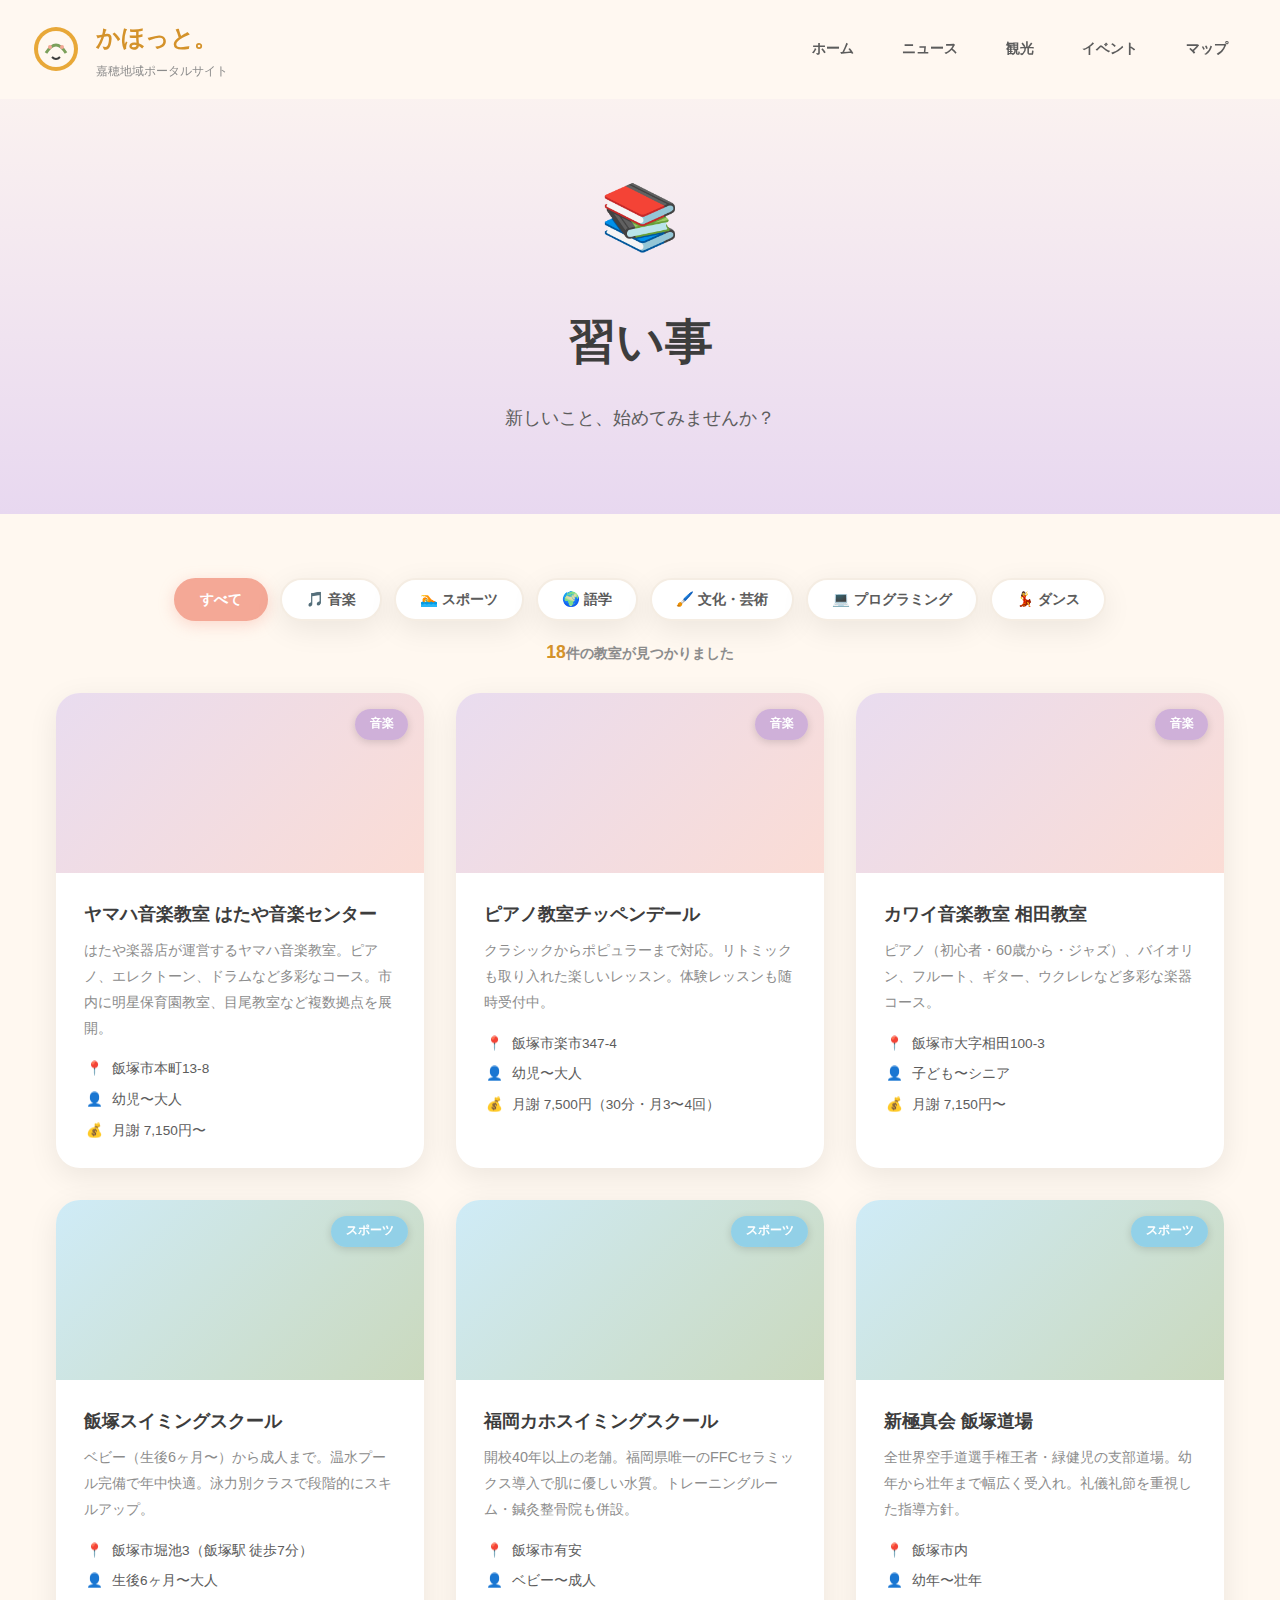
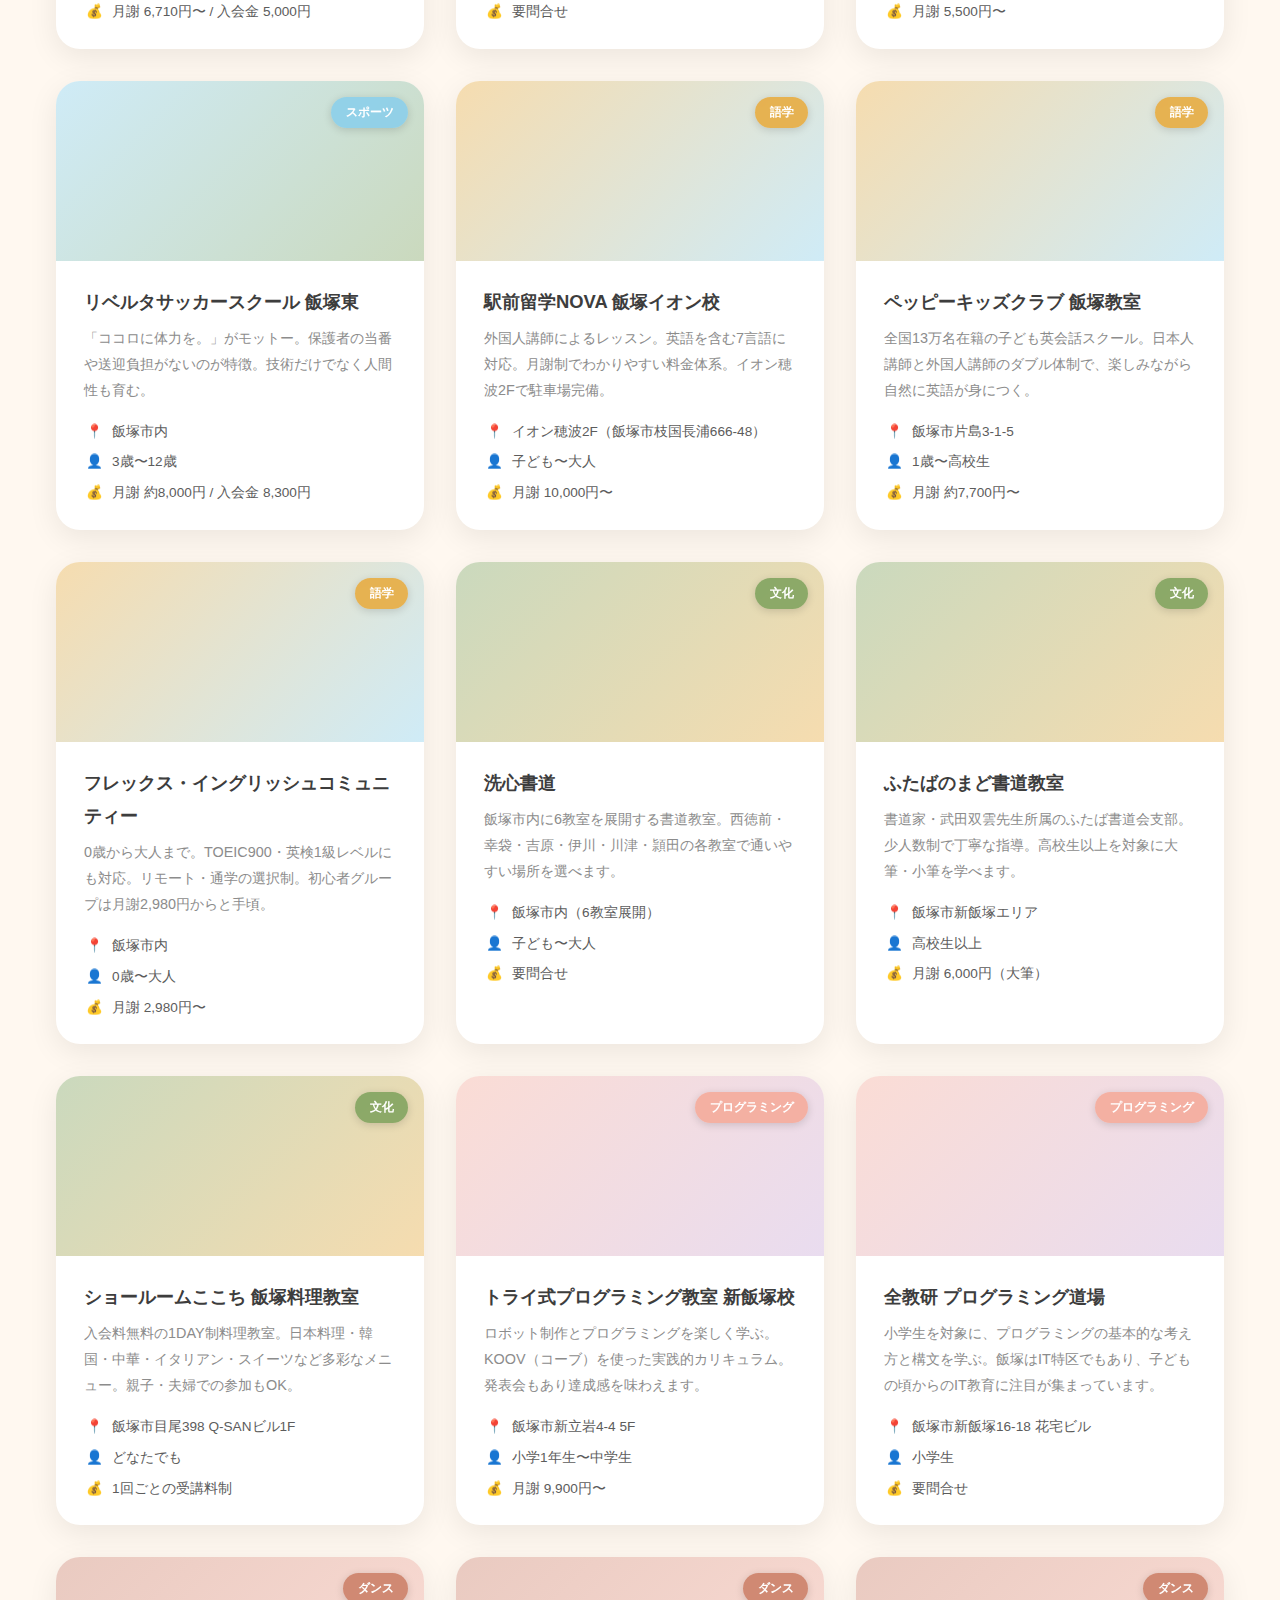
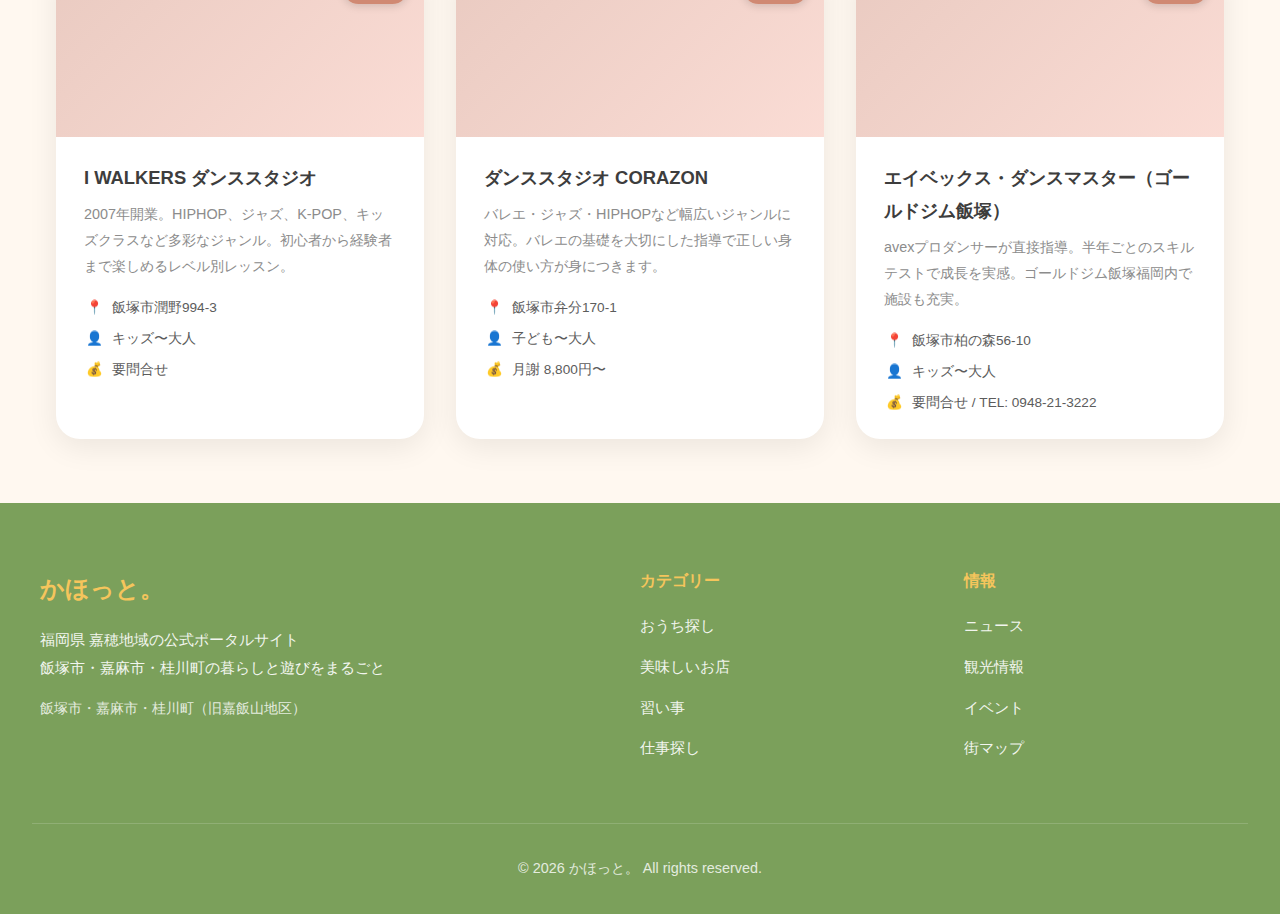
<file: pages/lessons.html>
<!DOCTYPE html>
<html lang="ja">
<head>
    <meta charset="UTF-8">
    <meta name="viewport" content="width=device-width, initial-scale=1.0">
    <meta name="description" content="嘉穂地域（飯塚市・嘉麻市・桂川町）の習い事・教室情報。ピアノ、スイミング、英会話、プログラミング、ダンスなど">
    <title>習い事 | かほっと。嘉穂地域ポータルサイト</title>
    <link rel="stylesheet" href="../css/style.css">
    <script src="../js/components.js"></script>
</head>
<body>
    <!-- 共通ヘッダー -->
    <div id="site-header"></div>

    <!-- ページヒーロー -->
    <section class="page-hero page-hero--lessons">
        <div class="page-hero-content">
            <div class="page-hero-icon">📚</div>
            <h1 class="page-hero-title">習い事</h1>
            <p class="page-hero-subtitle">新しいこと、始めてみませんか？</p>
        </div>
    </section>

    <main class="page-content">
        <div class="container">

            <!-- カテゴリフィルター -->
            <div class="restaurant-filter">
                <button class="filter-btn active" data-category="all">すべて</button>
                <button class="filter-btn" data-category="music">🎵 音楽</button>
                <button class="filter-btn" data-category="sports">🏊 スポーツ</button>
                <button class="filter-btn" data-category="language">🌍 語学</button>
                <button class="filter-btn" data-category="culture">🖌️ 文化・芸術</button>
                <button class="filter-btn" data-category="programming">💻 プログラミング</button>
                <button class="filter-btn" data-category="dance">💃 ダンス</button>
            </div>

            <!-- 件数表示 -->
            <div class="restaurant-results-count">
                <span id="results-count">18</span>件の教室が見つかりました
            </div>

            <!-- 教室一覧 -->
            <div class="lesson-grid">

                <!-- ========== 音楽 ========== -->

                <article class="lesson-card" data-category="music">
                    <div class="lesson-card-image" style="background-image: linear-gradient(135deg, rgba(200, 168, 216, 0.4) 0%, rgba(244, 168, 150, 0.4) 100%), url('https://images.unsplash.com/photo-1552422535-c45813c61732?w=800&auto=format&fit=crop');">
                        <span class="lesson-card-badge lesson-card-badge--music">音楽</span>
                    </div>
                    <div class="lesson-card-content">
                        <h3 class="lesson-card-title">ヤマハ音楽教室 はたや音楽センター</h3>
                        <p class="lesson-card-description">
                            はたや楽器店が運営するヤマハ音楽教室。ピアノ、エレクトーン、ドラムなど多彩なコース。市内に明星保育園教室、目尾教室など複数拠点を展開。
                        </p>
                        <div class="lesson-card-info">
                            <p><span class="info-icon">📍</span>飯塚市本町13-8</p>
                            <p><span class="info-icon">👤</span>幼児〜大人</p>
                            <p><span class="info-icon">💰</span>月謝 7,150円〜</p>
                        </div>
                    </div>
                </article>

                <article class="lesson-card" data-category="music">
                    <div class="lesson-card-image" style="background-image: linear-gradient(135deg, rgba(200, 168, 216, 0.4) 0%, rgba(244, 168, 150, 0.4) 100%), url('https://images.unsplash.com/photo-1520523839897-bd0b52f945a0?w=800&auto=format&fit=crop');">
                        <span class="lesson-card-badge lesson-card-badge--music">音楽</span>
                    </div>
                    <div class="lesson-card-content">
                        <h3 class="lesson-card-title">ピアノ教室チッペンデール</h3>
                        <p class="lesson-card-description">
                            クラシックからポピュラーまで対応。リトミックも取り入れた楽しいレッスン。体験レッスンも随時受付中。
                        </p>
                        <div class="lesson-card-info">
                            <p><span class="info-icon">📍</span>飯塚市楽市347-4</p>
                            <p><span class="info-icon">👤</span>幼児〜大人</p>
                            <p><span class="info-icon">💰</span>月謝 7,500円（30分・月3〜4回）</p>
                        </div>
                    </div>
                </article>

                <article class="lesson-card" data-category="music">
                    <div class="lesson-card-image" style="background-image: linear-gradient(135deg, rgba(200, 168, 216, 0.4) 0%, rgba(244, 168, 150, 0.4) 100%), url('https://images.unsplash.com/photo-1514119412350-e174d90d585e?w=800&auto=format&fit=crop');">
                        <span class="lesson-card-badge lesson-card-badge--music">音楽</span>
                    </div>
                    <div class="lesson-card-content">
                        <h3 class="lesson-card-title">カワイ音楽教室 相田教室</h3>
                        <p class="lesson-card-description">
                            ピアノ（初心者・60歳から・ジャズ）、バイオリン、フルート、ギター、ウクレレなど多彩な楽器コース。
                        </p>
                        <div class="lesson-card-info">
                            <p><span class="info-icon">📍</span>飯塚市大字相田100-3</p>
                            <p><span class="info-icon">👤</span>子ども〜シニア</p>
                            <p><span class="info-icon">💰</span>月謝 7,150円〜</p>
                        </div>
                    </div>
                </article>

                <!-- ========== スポーツ ========== -->

                <article class="lesson-card" data-category="sports">
                    <div class="lesson-card-image" style="background-image: linear-gradient(135deg, rgba(135, 206, 235, 0.4) 0%, rgba(123, 160, 91, 0.4) 100%), url('https://images.unsplash.com/photo-1530549387789-4c1017266635?w=800&auto=format&fit=crop');">
                        <span class="lesson-card-badge lesson-card-badge--sports">スポーツ</span>
                    </div>
                    <div class="lesson-card-content">
                        <h3 class="lesson-card-title">飯塚スイミングスクール</h3>
                        <p class="lesson-card-description">
                            ベビー（生後6ヶ月〜）から成人まで。温水プール完備で年中快適。泳力別クラスで段階的にスキルアップ。
                        </p>
                        <div class="lesson-card-info">
                            <p><span class="info-icon">📍</span>飯塚市堀池3（飯塚駅 徒歩7分）</p>
                            <p><span class="info-icon">👤</span>生後6ヶ月〜大人</p>
                            <p><span class="info-icon">💰</span>月謝 6,710円〜 / 入会金 5,000円</p>
                        </div>
                    </div>
                </article>

                <article class="lesson-card" data-category="sports">
                    <div class="lesson-card-image" style="background-image: linear-gradient(135deg, rgba(135, 206, 235, 0.4) 0%, rgba(123, 160, 91, 0.4) 100%), url('https://images.unsplash.com/photo-1519315901367-f34ff9154487?w=800&auto=format&fit=crop');">
                        <span class="lesson-card-badge lesson-card-badge--sports">スポーツ</span>
                    </div>
                    <div class="lesson-card-content">
                        <h3 class="lesson-card-title">福岡カホスイミングスクール</h3>
                        <p class="lesson-card-description">
                            開校40年以上の老舗。福岡県唯一のFFCセラミックス導入で肌に優しい水質。トレーニングルーム・鍼灸整骨院も併設。
                        </p>
                        <div class="lesson-card-info">
                            <p><span class="info-icon">📍</span>飯塚市有安</p>
                            <p><span class="info-icon">👤</span>ベビー〜成人</p>
                            <p><span class="info-icon">💰</span>要問合せ</p>
                        </div>
                    </div>
                </article>

                <article class="lesson-card" data-category="sports">
                    <div class="lesson-card-image" style="background-image: linear-gradient(135deg, rgba(135, 206, 235, 0.4) 0%, rgba(123, 160, 91, 0.4) 100%), url('https://images.unsplash.com/photo-1555597673-b21d5c935865?w=800&auto=format&fit=crop');">
                        <span class="lesson-card-badge lesson-card-badge--sports">スポーツ</span>
                    </div>
                    <div class="lesson-card-content">
                        <h3 class="lesson-card-title">新極真会 飯塚道場</h3>
                        <p class="lesson-card-description">
                            全世界空手道選手権王者・緑健児の支部道場。幼年から壮年まで幅広く受入れ。礼儀礼節を重視した指導方針。
                        </p>
                        <div class="lesson-card-info">
                            <p><span class="info-icon">📍</span>飯塚市内</p>
                            <p><span class="info-icon">👤</span>幼年〜壮年</p>
                            <p><span class="info-icon">💰</span>月謝 5,500円〜</p>
                        </div>
                    </div>
                </article>

                <article class="lesson-card" data-category="sports">
                    <div class="lesson-card-image" style="background-image: linear-gradient(135deg, rgba(135, 206, 235, 0.4) 0%, rgba(123, 160, 91, 0.4) 100%), url('https://images.unsplash.com/photo-1431324155629-1a6deb1dec8d?w=800&auto=format&fit=crop');">
                        <span class="lesson-card-badge lesson-card-badge--sports">スポーツ</span>
                    </div>
                    <div class="lesson-card-content">
                        <h3 class="lesson-card-title">リベルタサッカースクール 飯塚東</h3>
                        <p class="lesson-card-description">
                            「ココロに体力を。」がモットー。保護者の当番や送迎負担がないのが特徴。技術だけでなく人間性も育む。
                        </p>
                        <div class="lesson-card-info">
                            <p><span class="info-icon">📍</span>飯塚市内</p>
                            <p><span class="info-icon">👤</span>3歳〜12歳</p>
                            <p><span class="info-icon">💰</span>月謝 約8,000円 / 入会金 8,300円</p>
                        </div>
                    </div>
                </article>

                <!-- ========== 語学 ========== -->

                <article class="lesson-card" data-category="language">
                    <div class="lesson-card-image" style="background-image: linear-gradient(135deg, rgba(232, 168, 56, 0.4) 0%, rgba(135, 206, 235, 0.4) 100%), url('https://images.unsplash.com/photo-1503676260728-1c00da094a0b?w=800&auto=format&fit=crop');">
                        <span class="lesson-card-badge lesson-card-badge--language">語学</span>
                    </div>
                    <div class="lesson-card-content">
                        <h3 class="lesson-card-title">駅前留学NOVA 飯塚イオン校</h3>
                        <p class="lesson-card-description">
                            外国人講師によるレッスン。英語を含む7言語に対応。月謝制でわかりやすい料金体系。イオン穂波2Fで駐車場完備。
                        </p>
                        <div class="lesson-card-info">
                            <p><span class="info-icon">📍</span>イオン穂波2F（飯塚市枝国長浦666-48）</p>
                            <p><span class="info-icon">👤</span>子ども〜大人</p>
                            <p><span class="info-icon">💰</span>月謝 10,000円〜</p>
                        </div>
                    </div>
                </article>

                <article class="lesson-card" data-category="language">
                    <div class="lesson-card-image" style="background-image: linear-gradient(135deg, rgba(232, 168, 56, 0.4) 0%, rgba(135, 206, 235, 0.4) 100%), url('https://images.unsplash.com/photo-1588072432836-e10032774350?w=800&auto=format&fit=crop');">
                        <span class="lesson-card-badge lesson-card-badge--language">語学</span>
                    </div>
                    <div class="lesson-card-content">
                        <h3 class="lesson-card-title">ペッピーキッズクラブ 飯塚教室</h3>
                        <p class="lesson-card-description">
                            全国13万名在籍の子ども英会話スクール。日本人講師と外国人講師のダブル体制で、楽しみながら自然に英語が身につく。
                        </p>
                        <div class="lesson-card-info">
                            <p><span class="info-icon">📍</span>飯塚市片島3-1-5</p>
                            <p><span class="info-icon">👤</span>1歳〜高校生</p>
                            <p><span class="info-icon">💰</span>月謝 約7,700円〜</p>
                        </div>
                    </div>
                </article>

                <article class="lesson-card" data-category="language">
                    <div class="lesson-card-image" style="background-image: linear-gradient(135deg, rgba(232, 168, 56, 0.4) 0%, rgba(135, 206, 235, 0.4) 100%), url('https://images.unsplash.com/photo-1434030216411-0b793f4b4173?w=800&auto=format&fit=crop');">
                        <span class="lesson-card-badge lesson-card-badge--language">語学</span>
                    </div>
                    <div class="lesson-card-content">
                        <h3 class="lesson-card-title">フレックス・イングリッシュコミュニティー</h3>
                        <p class="lesson-card-description">
                            0歳から大人まで。TOEIC900・英検1級レベルにも対応。リモート・通学の選択制。初心者グループは月謝2,980円からと手頃。
                        </p>
                        <div class="lesson-card-info">
                            <p><span class="info-icon">📍</span>飯塚市内</p>
                            <p><span class="info-icon">👤</span>0歳〜大人</p>
                            <p><span class="info-icon">💰</span>月謝 2,980円〜</p>
                        </div>
                    </div>
                </article>

                <!-- ========== 文化・芸術 ========== -->

                <article class="lesson-card" data-category="culture">
                    <div class="lesson-card-image" style="background-image: linear-gradient(135deg, rgba(123, 160, 91, 0.4) 0%, rgba(232, 168, 56, 0.4) 100%), url('https://images.unsplash.com/photo-1455390582262-044cdead277a?w=800&auto=format&fit=crop');">
                        <span class="lesson-card-badge lesson-card-badge--culture">文化</span>
                    </div>
                    <div class="lesson-card-content">
                        <h3 class="lesson-card-title">洗心書道</h3>
                        <p class="lesson-card-description">
                            飯塚市内に6教室を展開する書道教室。西徳前・幸袋・吉原・伊川・川津・頴田の各教室で通いやすい場所を選べます。
                        </p>
                        <div class="lesson-card-info">
                            <p><span class="info-icon">📍</span>飯塚市内（6教室展開）</p>
                            <p><span class="info-icon">👤</span>子ども〜大人</p>
                            <p><span class="info-icon">💰</span>要問合せ</p>
                        </div>
                    </div>
                </article>

                <article class="lesson-card" data-category="culture">
                    <div class="lesson-card-image" style="background-image: linear-gradient(135deg, rgba(123, 160, 91, 0.4) 0%, rgba(232, 168, 56, 0.4) 100%), url('https://images.unsplash.com/photo-1596450514735-111a2e6e3dfe?w=800&auto=format&fit=crop');">
                        <span class="lesson-card-badge lesson-card-badge--culture">文化</span>
                    </div>
                    <div class="lesson-card-content">
                        <h3 class="lesson-card-title">ふたばのまど書道教室</h3>
                        <p class="lesson-card-description">
                            書道家・武田双雲先生所属のふたば書道会支部。少人数制で丁寧な指導。高校生以上を対象に大筆・小筆を学べます。
                        </p>
                        <div class="lesson-card-info">
                            <p><span class="info-icon">📍</span>飯塚市新飯塚エリア</p>
                            <p><span class="info-icon">👤</span>高校生以上</p>
                            <p><span class="info-icon">💰</span>月謝 6,000円（大筆）</p>
                        </div>
                    </div>
                </article>

                <article class="lesson-card" data-category="culture">
                    <div class="lesson-card-image" style="background-image: linear-gradient(135deg, rgba(123, 160, 91, 0.4) 0%, rgba(232, 168, 56, 0.4) 100%), url('https://images.unsplash.com/photo-1556909114-f6e7ad7d3136?w=800&auto=format&fit=crop');">
                        <span class="lesson-card-badge lesson-card-badge--culture">文化</span>
                    </div>
                    <div class="lesson-card-content">
                        <h3 class="lesson-card-title">ショールームここち 飯塚料理教室</h3>
                        <p class="lesson-card-description">
                            入会料無料の1DAY制料理教室。日本料理・韓国・中華・イタリアン・スイーツなど多彩なメニュー。親子・夫婦での参加もOK。
                        </p>
                        <div class="lesson-card-info">
                            <p><span class="info-icon">📍</span>飯塚市目尾398 Q-SANビル1F</p>
                            <p><span class="info-icon">👤</span>どなたでも</p>
                            <p><span class="info-icon">💰</span>1回ごとの受講料制</p>
                        </div>
                    </div>
                </article>

                <!-- ========== プログラミング ========== -->

                <article class="lesson-card" data-category="programming">
                    <div class="lesson-card-image" style="background-image: linear-gradient(135deg, rgba(244, 168, 150, 0.4) 0%, rgba(200, 168, 216, 0.4) 100%), url('https://images.unsplash.com/photo-1515879218367-8466d910auj7?w=800&auto=format&fit=crop');">
                        <span class="lesson-card-badge lesson-card-badge--programming">プログラミング</span>
                    </div>
                    <div class="lesson-card-content">
                        <h3 class="lesson-card-title">トライ式プログラミング教室 新飯塚校</h3>
                        <p class="lesson-card-description">
                            ロボット制作とプログラミングを楽しく学ぶ。KOOV（コーブ）を使った実践的カリキュラム。発表会もあり達成感を味わえます。
                        </p>
                        <div class="lesson-card-info">
                            <p><span class="info-icon">📍</span>飯塚市新立岩4-4 5F</p>
                            <p><span class="info-icon">👤</span>小学1年生〜中学生</p>
                            <p><span class="info-icon">💰</span>月謝 9,900円〜</p>
                        </div>
                    </div>
                </article>

                <article class="lesson-card" data-category="programming">
                    <div class="lesson-card-image" style="background-image: linear-gradient(135deg, rgba(244, 168, 150, 0.4) 0%, rgba(200, 168, 216, 0.4) 100%), url('https://images.unsplash.com/photo-1550439062-609e1531270e?w=800&auto=format&fit=crop');">
                        <span class="lesson-card-badge lesson-card-badge--programming">プログラミング</span>
                    </div>
                    <div class="lesson-card-content">
                        <h3 class="lesson-card-title">全教研 プログラミング道場</h3>
                        <p class="lesson-card-description">
                            小学生を対象に、プログラミングの基本的な考え方と構文を学ぶ。飯塚はIT特区でもあり、子どもの頃からのIT教育に注目が集まっています。
                        </p>
                        <div class="lesson-card-info">
                            <p><span class="info-icon">📍</span>飯塚市新飯塚16-18 花宅ビル</p>
                            <p><span class="info-icon">👤</span>小学生</p>
                            <p><span class="info-icon">💰</span>要問合せ</p>
                        </div>
                    </div>
                </article>

                <!-- ========== ダンス ========== -->

                <article class="lesson-card" data-category="dance">
                    <div class="lesson-card-image" style="background-image: linear-gradient(135deg, rgba(201, 123, 99, 0.4) 0%, rgba(244, 168, 150, 0.4) 100%), url('https://images.unsplash.com/photo-1508700929628-666bc8bd84ea?w=800&auto=format&fit=crop');">
                        <span class="lesson-card-badge lesson-card-badge--dance">ダンス</span>
                    </div>
                    <div class="lesson-card-content">
                        <h3 class="lesson-card-title">I WALKERS ダンススタジオ</h3>
                        <p class="lesson-card-description">
                            2007年開業。HIPHOP、ジャズ、K-POP、キッズクラスなど多彩なジャンル。初心者から経験者まで楽しめるレベル別レッスン。
                        </p>
                        <div class="lesson-card-info">
                            <p><span class="info-icon">📍</span>飯塚市潤野994-3</p>
                            <p><span class="info-icon">👤</span>キッズ〜大人</p>
                            <p><span class="info-icon">💰</span>要問合せ</p>
                        </div>
                    </div>
                </article>

                <article class="lesson-card" data-category="dance">
                    <div class="lesson-card-image" style="background-image: linear-gradient(135deg, rgba(201, 123, 99, 0.4) 0%, rgba(244, 168, 150, 0.4) 100%), url('https://images.unsplash.com/photo-1518834107812-67b0b7c58434?w=800&auto=format&fit=crop');">
                        <span class="lesson-card-badge lesson-card-badge--dance">ダンス</span>
                    </div>
                    <div class="lesson-card-content">
                        <h3 class="lesson-card-title">ダンススタジオ CORAZON</h3>
                        <p class="lesson-card-description">
                            バレエ・ジャズ・HIPHOPなど幅広いジャンルに対応。バレエの基礎を大切にした指導で正しい身体の使い方が身につきます。
                        </p>
                        <div class="lesson-card-info">
                            <p><span class="info-icon">📍</span>飯塚市弁分170-1</p>
                            <p><span class="info-icon">👤</span>子ども〜大人</p>
                            <p><span class="info-icon">💰</span>月謝 8,800円〜</p>
                        </div>
                    </div>
                </article>

                <article class="lesson-card" data-category="dance">
                    <div class="lesson-card-image" style="background-image: linear-gradient(135deg, rgba(201, 123, 99, 0.4) 0%, rgba(244, 168, 150, 0.4) 100%), url('https://images.unsplash.com/photo-1547153760-18fc86c30af1?w=800&auto=format&fit=crop');">
                        <span class="lesson-card-badge lesson-card-badge--dance">ダンス</span>
                    </div>
                    <div class="lesson-card-content">
                        <h3 class="lesson-card-title">エイベックス・ダンスマスター（ゴールドジム飯塚）</h3>
                        <p class="lesson-card-description">
                            avexプロダンサーが直接指導。半年ごとのスキルテストで成長を実感。ゴールドジム飯塚福岡内で施設も充実。
                        </p>
                        <div class="lesson-card-info">
                            <p><span class="info-icon">📍</span>飯塚市柏の森56-10</p>
                            <p><span class="info-icon">👤</span>キッズ〜大人</p>
                            <p><span class="info-icon">💰</span>要問合せ / TEL: 0948-21-3222</p>
                        </div>
                    </div>
                </article>

            </div>

        </div>
    </main>

    <!-- 共通ボトムナビ -->
    <div id="site-bottom-nav"></div>

    <!-- 共通フッター -->
    <div id="site-footer"></div>

    <script src="../js/main.js"></script>

    <!-- フィルター機能 -->
    <script>
    (function() {
        var categoryBtns = document.querySelectorAll('.filter-btn');
        var cards = document.querySelectorAll('.lesson-card');
        var resultsCount = document.getElementById('results-count');

        categoryBtns.forEach(function(btn) {
            btn.addEventListener('click', function() {
                categoryBtns.forEach(function(b) { b.classList.remove('active'); });
                btn.classList.add('active');
                var category = btn.getAttribute('data-category');
                var count = 0;

                cards.forEach(function(card) {
                    if (category === 'all' || card.getAttribute('data-category') === category) {
                        card.style.display = '';
                        count++;
                    } else {
                        card.style.display = 'none';
                    }
                });

                resultsCount.textContent = count;
            });
        });
    })();
    </script>
</body>
</html>
</file>
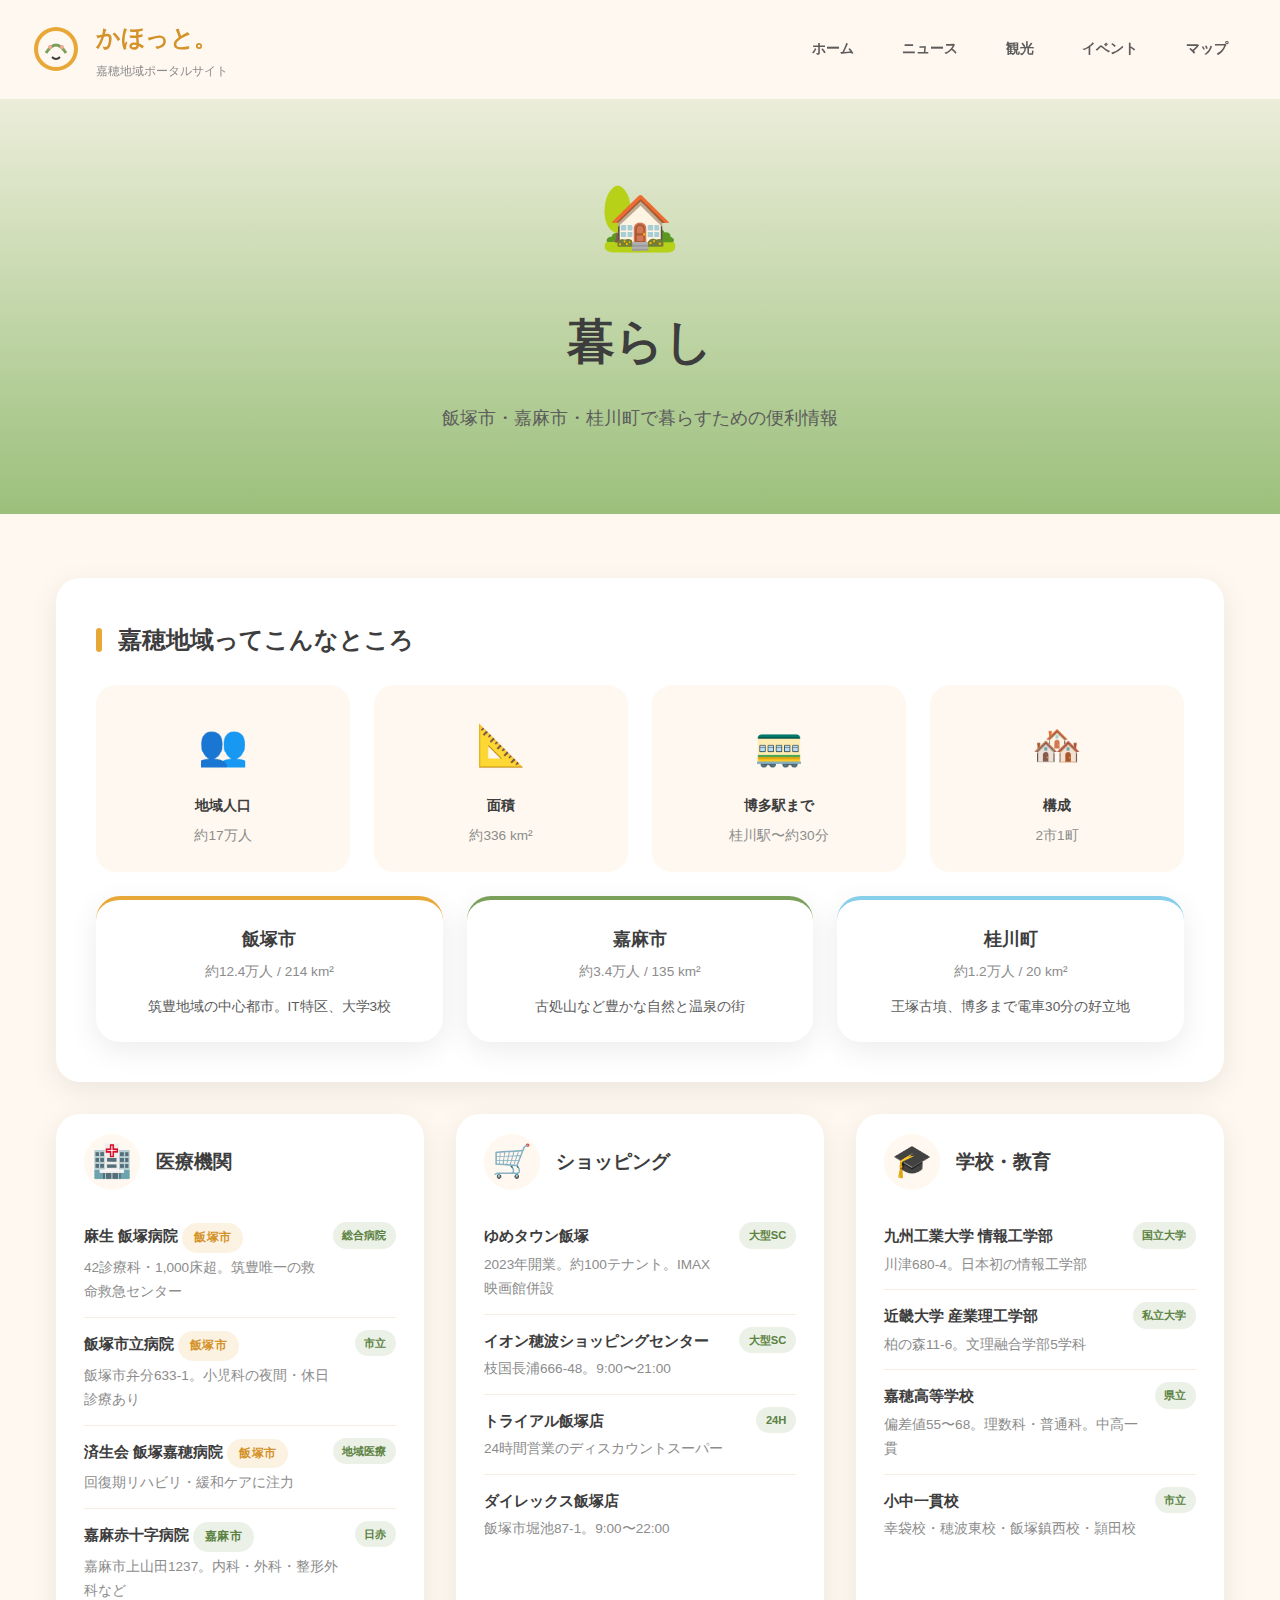
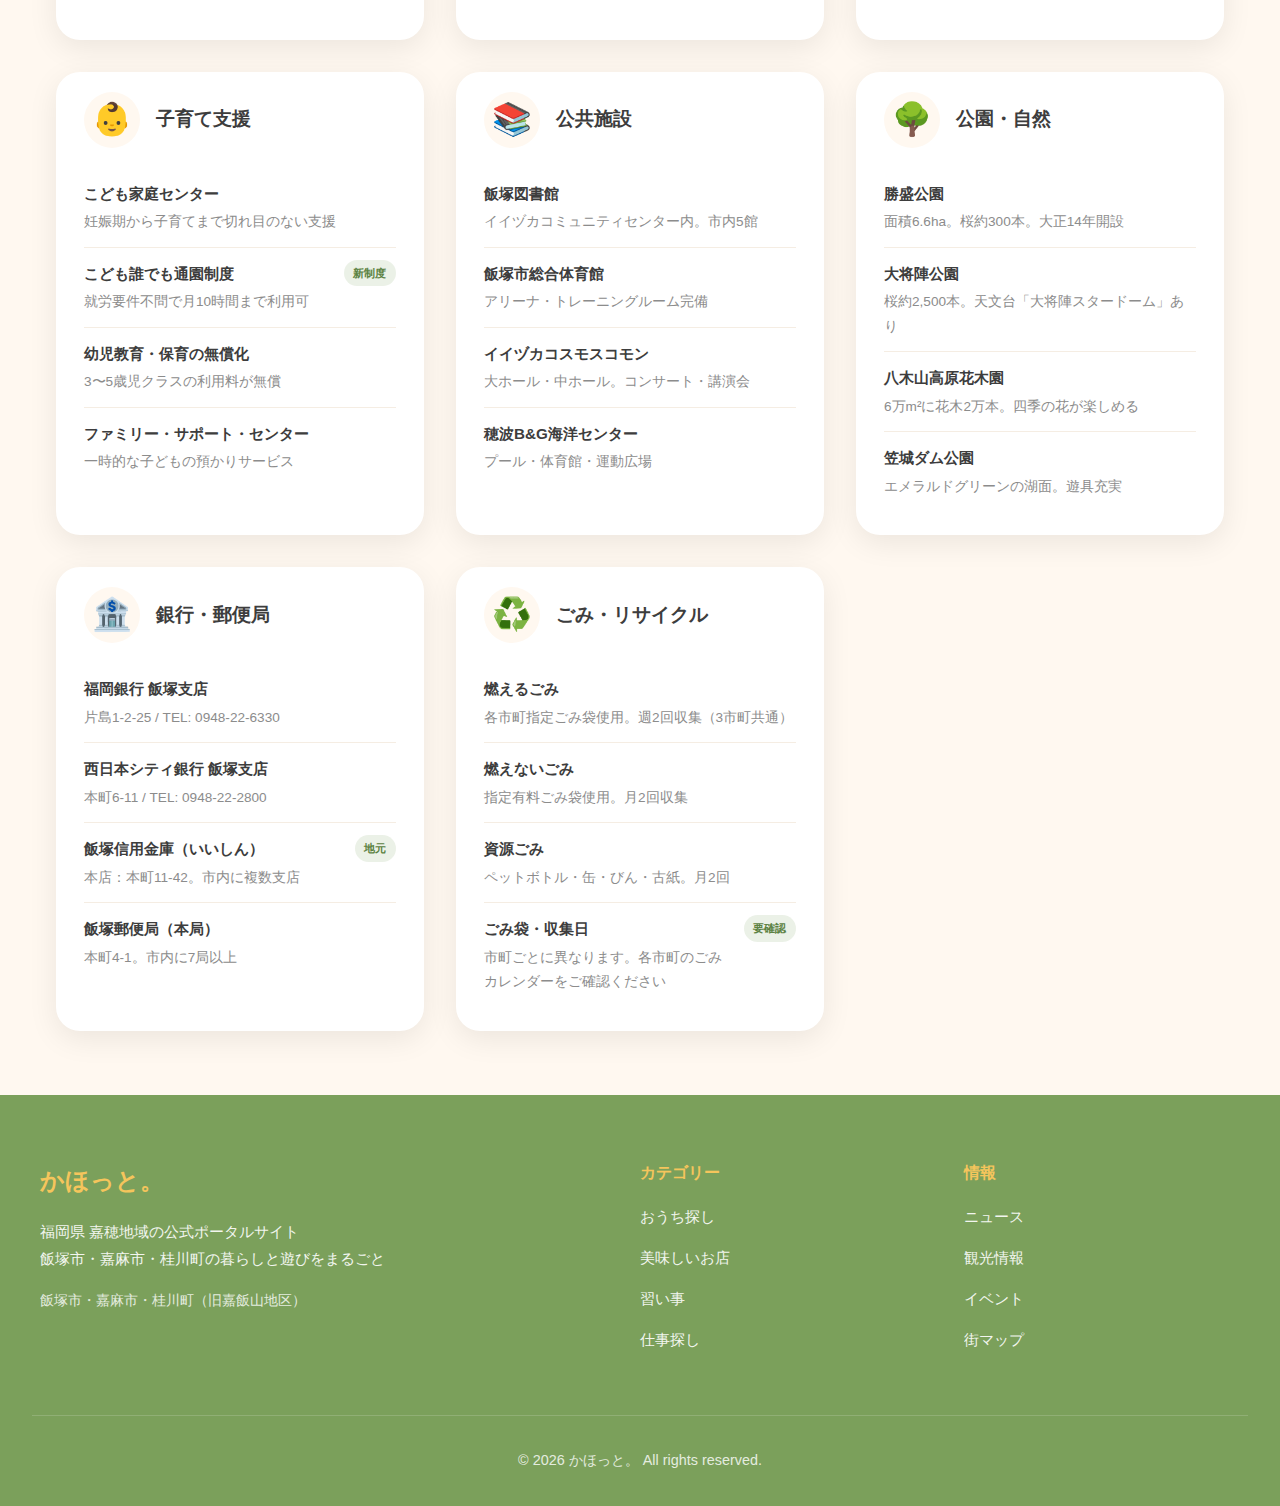
<file: pages/living.html>
<!DOCTYPE html>
<html lang="ja">
<head>
    <meta charset="UTF-8">
    <meta name="viewport" content="width=device-width, initial-scale=1.0">
    <meta name="description" content="嘉穂地域（飯塚市・嘉麻市・桂川町）の暮らし情報。病院、学校、買い物、子育て支援、公園など生活に役立つ情報">
    <title>暮らし | かほっと。嘉穂地域ポータルサイト</title>
    <link rel="stylesheet" href="../css/style.css">
    <script src="../js/components.js"></script>
</head>
<body>
    <!-- 共通ヘッダー -->
    <div id="site-header"></div>

    <!-- ページヒーロー -->
    <section class="page-hero page-hero--living">
        <div class="page-hero-content">
            <div class="page-hero-icon">🏡</div>
            <h1 class="page-hero-title">暮らし</h1>
            <p class="page-hero-subtitle">飯塚市・嘉麻市・桂川町で暮らすための便利情報</p>
        </div>
    </section>

    <main class="page-content">
        <div class="container">

            <!-- 嘉穂地域の概要 -->
            <div class="section-card">
                <h2 class="section-card-title">嘉穂地域ってこんなところ</h2>
                <div class="living-highlight-grid">
                    <div class="living-highlight-card">
                        <div class="living-highlight-icon">👥</div>
                        <div class="living-highlight-label">地域人口</div>
                        <div class="living-highlight-value">約17万人</div>
                    </div>
                    <div class="living-highlight-card">
                        <div class="living-highlight-icon">📐</div>
                        <div class="living-highlight-label">面積</div>
                        <div class="living-highlight-value">約336 km²</div>
                    </div>
                    <div class="living-highlight-card">
                        <div class="living-highlight-icon">🚃</div>
                        <div class="living-highlight-label">博多駅まで</div>
                        <div class="living-highlight-value">桂川駅〜約30分</div>
                    </div>
                    <div class="living-highlight-card">
                        <div class="living-highlight-icon">🏘️</div>
                        <div class="living-highlight-label">構成</div>
                        <div class="living-highlight-value">2市1町</div>
                    </div>
                </div>

                <div class="region-overview-grid" style="margin-top: 1.5rem;">
                    <div class="region-overview-card region-overview-card--iizuka">
                        <h4>飯塚市</h4>
                        <p class="region-population">約12.4万人 / 214 km²</p>
                        <p class="region-description">筑豊地域の中心都市。IT特区、大学3校</p>
                    </div>
                    <div class="region-overview-card region-overview-card--kama">
                        <h4>嘉麻市</h4>
                        <p class="region-population">約3.4万人 / 135 km²</p>
                        <p class="region-description">古処山など豊かな自然と温泉の街</p>
                    </div>
                    <div class="region-overview-card region-overview-card--keisen">
                        <h4>桂川町</h4>
                        <p class="region-population">約1.2万人 / 20 km²</p>
                        <p class="region-description">王塚古墳、博多まで電車30分の好立地</p>
                    </div>
                </div>
            </div>

            <!-- 生活カテゴリ -->
            <div class="living-category-grid">

                <!-- 医療 -->
                <div class="living-category-card">
                    <div class="living-category-header">
                        <div class="living-category-icon">🏥</div>
                        <h3 class="living-category-title">医療機関</h3>
                    </div>
                    <div class="living-category-body">
                        <div class="living-item">
                            <div>
                                <div class="living-item-name">麻生 飯塚病院 <span class="area-badge area-badge--iizuka">飯塚市</span></div>
                                <div class="living-item-detail">42診療科・1,000床超。筑豊唯一の救命救急センター</div>
                            </div>
                            <span class="living-item-tag">総合病院</span>
                        </div>
                        <div class="living-item">
                            <div>
                                <div class="living-item-name">飯塚市立病院 <span class="area-badge area-badge--iizuka">飯塚市</span></div>
                                <div class="living-item-detail">飯塚市弁分633-1。小児科の夜間・休日診療あり</div>
                            </div>
                            <span class="living-item-tag">市立</span>
                        </div>
                        <div class="living-item">
                            <div>
                                <div class="living-item-name">済生会 飯塚嘉穂病院 <span class="area-badge area-badge--iizuka">飯塚市</span></div>
                                <div class="living-item-detail">回復期リハビリ・緩和ケアに注力</div>
                            </div>
                            <span class="living-item-tag">地域医療</span>
                        </div>
                        <div class="living-item">
                            <div>
                                <div class="living-item-name">嘉麻赤十字病院 <span class="area-badge area-badge--kama">嘉麻市</span></div>
                                <div class="living-item-detail">嘉麻市上山田1237。内科・外科・整形外科など</div>
                            </div>
                            <span class="living-item-tag">日赤</span>
                        </div>
                    </div>
                </div>

                <!-- 買い物 -->
                <div class="living-category-card">
                    <div class="living-category-header">
                        <div class="living-category-icon">🛒</div>
                        <h3 class="living-category-title">ショッピング</h3>
                    </div>
                    <div class="living-category-body">
                        <div class="living-item">
                            <div>
                                <div class="living-item-name">ゆめタウン飯塚</div>
                                <div class="living-item-detail">2023年開業。約100テナント。IMAX映画館併設</div>
                            </div>
                            <span class="living-item-tag">大型SC</span>
                        </div>
                        <div class="living-item">
                            <div>
                                <div class="living-item-name">イオン穂波ショッピングセンター</div>
                                <div class="living-item-detail">枝国長浦666-48。9:00〜21:00</div>
                            </div>
                            <span class="living-item-tag">大型SC</span>
                        </div>
                        <div class="living-item">
                            <div>
                                <div class="living-item-name">トライアル飯塚店</div>
                                <div class="living-item-detail">24時間営業のディスカウントスーパー</div>
                            </div>
                            <span class="living-item-tag">24H</span>
                        </div>
                        <div class="living-item">
                            <div>
                                <div class="living-item-name">ダイレックス飯塚店</div>
                                <div class="living-item-detail">飯塚市堀池87-1。9:00〜22:00</div>
                            </div>
                        </div>
                    </div>
                </div>

                <!-- 学校・教育 -->
                <div class="living-category-card">
                    <div class="living-category-header">
                        <div class="living-category-icon">🎓</div>
                        <h3 class="living-category-title">学校・教育</h3>
                    </div>
                    <div class="living-category-body">
                        <div class="living-item">
                            <div>
                                <div class="living-item-name">九州工業大学 情報工学部</div>
                                <div class="living-item-detail">川津680-4。日本初の情報工学部</div>
                            </div>
                            <span class="living-item-tag">国立大学</span>
                        </div>
                        <div class="living-item">
                            <div>
                                <div class="living-item-name">近畿大学 産業理工学部</div>
                                <div class="living-item-detail">柏の森11-6。文理融合学部5学科</div>
                            </div>
                            <span class="living-item-tag">私立大学</span>
                        </div>
                        <div class="living-item">
                            <div>
                                <div class="living-item-name">嘉穂高等学校</div>
                                <div class="living-item-detail">偏差値55〜68。理数科・普通科。中高一貫</div>
                            </div>
                            <span class="living-item-tag">県立</span>
                        </div>
                        <div class="living-item">
                            <div>
                                <div class="living-item-name">小中一貫校</div>
                                <div class="living-item-detail">幸袋校・穂波東校・飯塚鎮西校・頴田校</div>
                            </div>
                            <span class="living-item-tag">市立</span>
                        </div>
                    </div>
                </div>

                <!-- 子育て -->
                <div class="living-category-card">
                    <div class="living-category-header">
                        <div class="living-category-icon">👶</div>
                        <h3 class="living-category-title">子育て支援</h3>
                    </div>
                    <div class="living-category-body">
                        <div class="living-item">
                            <div>
                                <div class="living-item-name">こども家庭センター</div>
                                <div class="living-item-detail">妊娠期から子育てまで切れ目のない支援</div>
                            </div>
                        </div>
                        <div class="living-item">
                            <div>
                                <div class="living-item-name">こども誰でも通園制度</div>
                                <div class="living-item-detail">就労要件不問で月10時間まで利用可</div>
                            </div>
                            <span class="living-item-tag">新制度</span>
                        </div>
                        <div class="living-item">
                            <div>
                                <div class="living-item-name">幼児教育・保育の無償化</div>
                                <div class="living-item-detail">3〜5歳児クラスの利用料が無償</div>
                            </div>
                        </div>
                        <div class="living-item">
                            <div>
                                <div class="living-item-name">ファミリー・サポート・センター</div>
                                <div class="living-item-detail">一時的な子どもの預かりサービス</div>
                            </div>
                        </div>
                    </div>
                </div>

                <!-- 公共施設 -->
                <div class="living-category-card">
                    <div class="living-category-header">
                        <div class="living-category-icon">📚</div>
                        <h3 class="living-category-title">公共施設</h3>
                    </div>
                    <div class="living-category-body">
                        <div class="living-item">
                            <div>
                                <div class="living-item-name">飯塚図書館</div>
                                <div class="living-item-detail">イイヅカコミュニティセンター内。市内5館</div>
                            </div>
                        </div>
                        <div class="living-item">
                            <div>
                                <div class="living-item-name">飯塚市総合体育館</div>
                                <div class="living-item-detail">アリーナ・トレーニングルーム完備</div>
                            </div>
                        </div>
                        <div class="living-item">
                            <div>
                                <div class="living-item-name">イイヅカコスモスコモン</div>
                                <div class="living-item-detail">大ホール・中ホール。コンサート・講演会</div>
                            </div>
                        </div>
                        <div class="living-item">
                            <div>
                                <div class="living-item-name">穂波B&G海洋センター</div>
                                <div class="living-item-detail">プール・体育館・運動広場</div>
                            </div>
                        </div>
                    </div>
                </div>

                <!-- 公園・自然 -->
                <div class="living-category-card">
                    <div class="living-category-header">
                        <div class="living-category-icon">🌳</div>
                        <h3 class="living-category-title">公園・自然</h3>
                    </div>
                    <div class="living-category-body">
                        <div class="living-item">
                            <div>
                                <div class="living-item-name">勝盛公園</div>
                                <div class="living-item-detail">面積6.6ha。桜約300本。大正14年開設</div>
                            </div>
                        </div>
                        <div class="living-item">
                            <div>
                                <div class="living-item-name">大将陣公園</div>
                                <div class="living-item-detail">桜約2,500本。天文台「大将陣スタードーム」あり</div>
                            </div>
                        </div>
                        <div class="living-item">
                            <div>
                                <div class="living-item-name">八木山高原花木園</div>
                                <div class="living-item-detail">6万m²に花木2万本。四季の花が楽しめる</div>
                            </div>
                        </div>
                        <div class="living-item">
                            <div>
                                <div class="living-item-name">笠城ダム公園</div>
                                <div class="living-item-detail">エメラルドグリーンの湖面。遊具充実</div>
                            </div>
                        </div>
                    </div>
                </div>

                <!-- 金融 -->
                <div class="living-category-card">
                    <div class="living-category-header">
                        <div class="living-category-icon">🏦</div>
                        <h3 class="living-category-title">銀行・郵便局</h3>
                    </div>
                    <div class="living-category-body">
                        <div class="living-item">
                            <div>
                                <div class="living-item-name">福岡銀行 飯塚支店</div>
                                <div class="living-item-detail">片島1-2-25 / TEL: 0948-22-6330</div>
                            </div>
                        </div>
                        <div class="living-item">
                            <div>
                                <div class="living-item-name">西日本シティ銀行 飯塚支店</div>
                                <div class="living-item-detail">本町6-11 / TEL: 0948-22-2800</div>
                            </div>
                        </div>
                        <div class="living-item">
                            <div>
                                <div class="living-item-name">飯塚信用金庫（いいしん）</div>
                                <div class="living-item-detail">本店：本町11-42。市内に複数支店</div>
                            </div>
                            <span class="living-item-tag">地元</span>
                        </div>
                        <div class="living-item">
                            <div>
                                <div class="living-item-name">飯塚郵便局（本局）</div>
                                <div class="living-item-detail">本町4-1。市内に7局以上</div>
                            </div>
                        </div>
                    </div>
                </div>

                <!-- ごみ・環境 -->
                <div class="living-category-card">
                    <div class="living-category-header">
                        <div class="living-category-icon">♻️</div>
                        <h3 class="living-category-title">ごみ・リサイクル</h3>
                    </div>
                    <div class="living-category-body">
                        <div class="living-item">
                            <div>
                                <div class="living-item-name">燃えるごみ</div>
                                <div class="living-item-detail">各市町指定ごみ袋使用。週2回収集（3市町共通）</div>
                            </div>
                        </div>
                        <div class="living-item">
                            <div>
                                <div class="living-item-name">燃えないごみ</div>
                                <div class="living-item-detail">指定有料ごみ袋使用。月2回収集</div>
                            </div>
                        </div>
                        <div class="living-item">
                            <div>
                                <div class="living-item-name">資源ごみ</div>
                                <div class="living-item-detail">ペットボトル・缶・びん・古紙。月2回</div>
                            </div>
                        </div>
                        <div class="living-item">
                            <div>
                                <div class="living-item-name">ごみ袋・収集日</div>
                                <div class="living-item-detail">市町ごとに異なります。各市町のごみカレンダーをご確認ください</div>
                            </div>
                            <span class="living-item-tag">要確認</span>
                        </div>
                    </div>
                </div>

            </div>

        </div>
    </main>

    <!-- 共通ボトムナビ -->
    <div id="site-bottom-nav"></div>

    <!-- 共通フッター -->
    <div id="site-footer"></div>

    <script src="../js/main.js"></script>
</body>
</html>
</file>
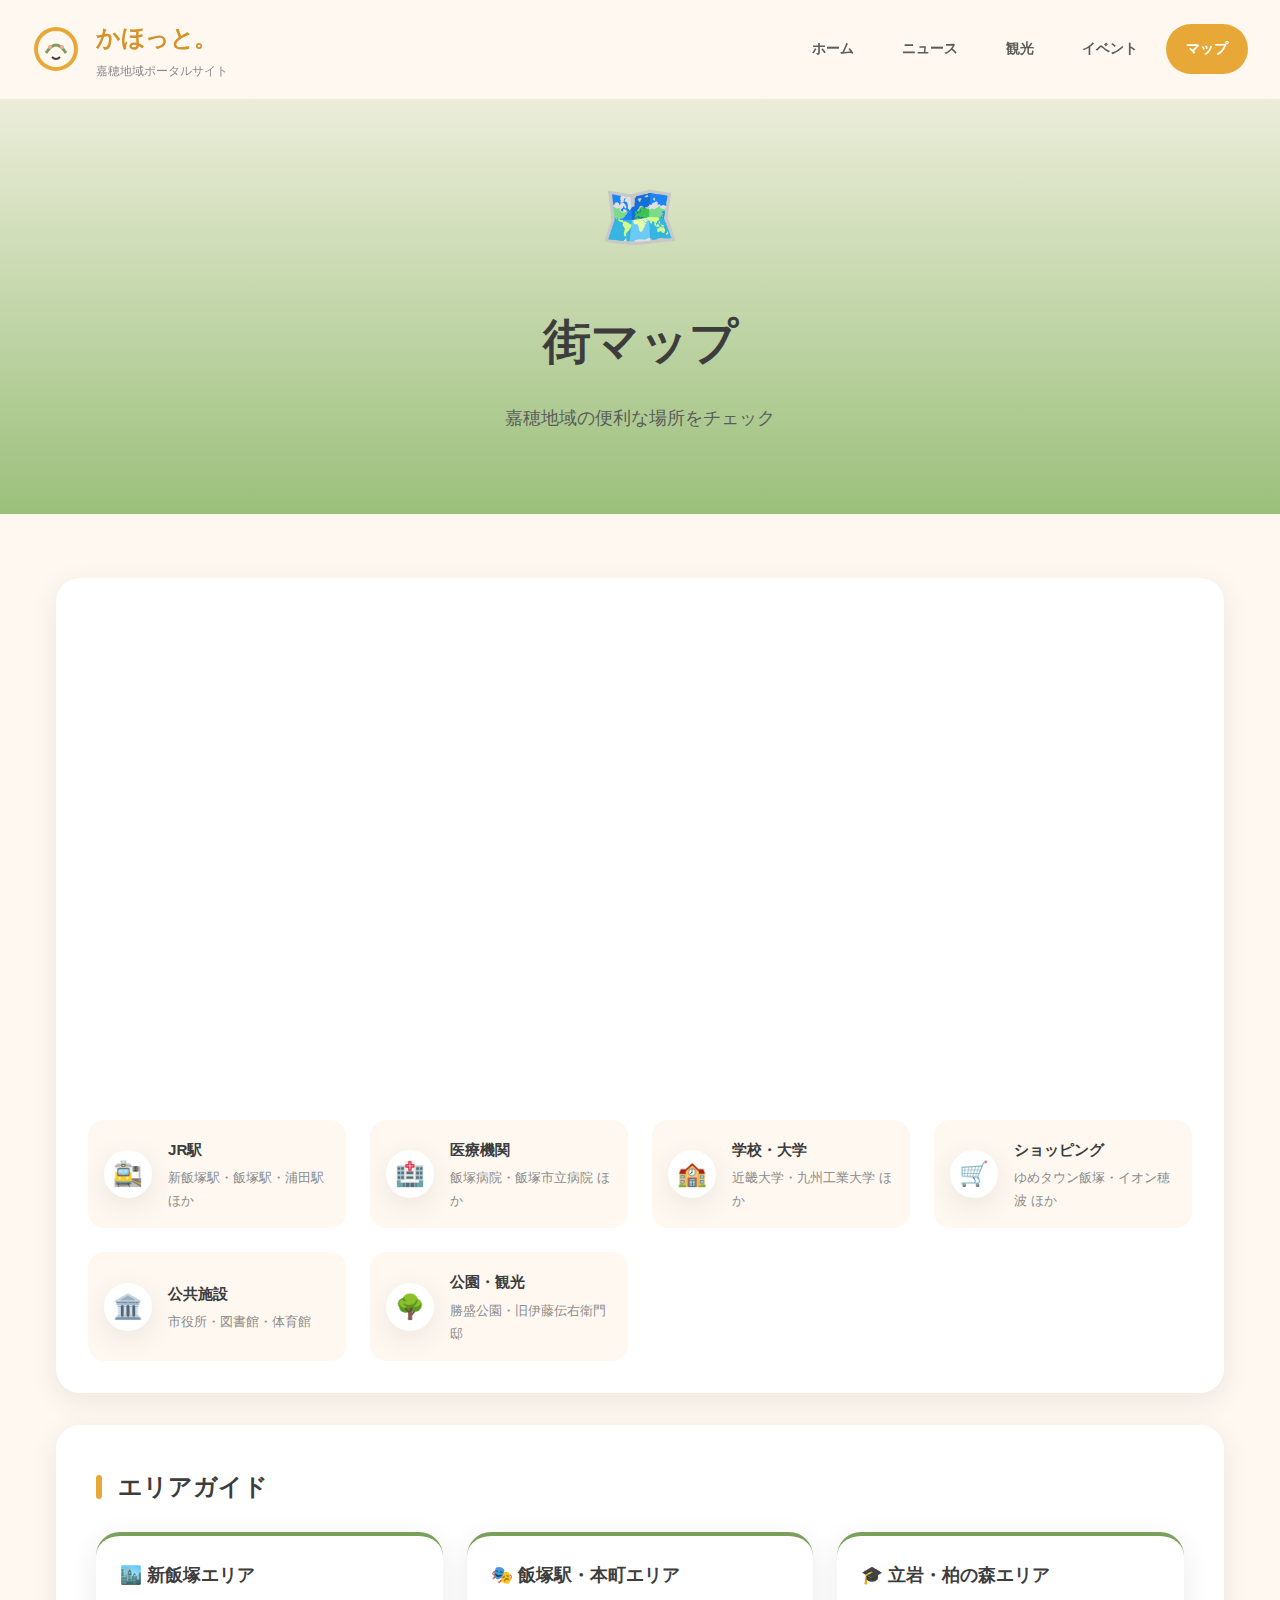
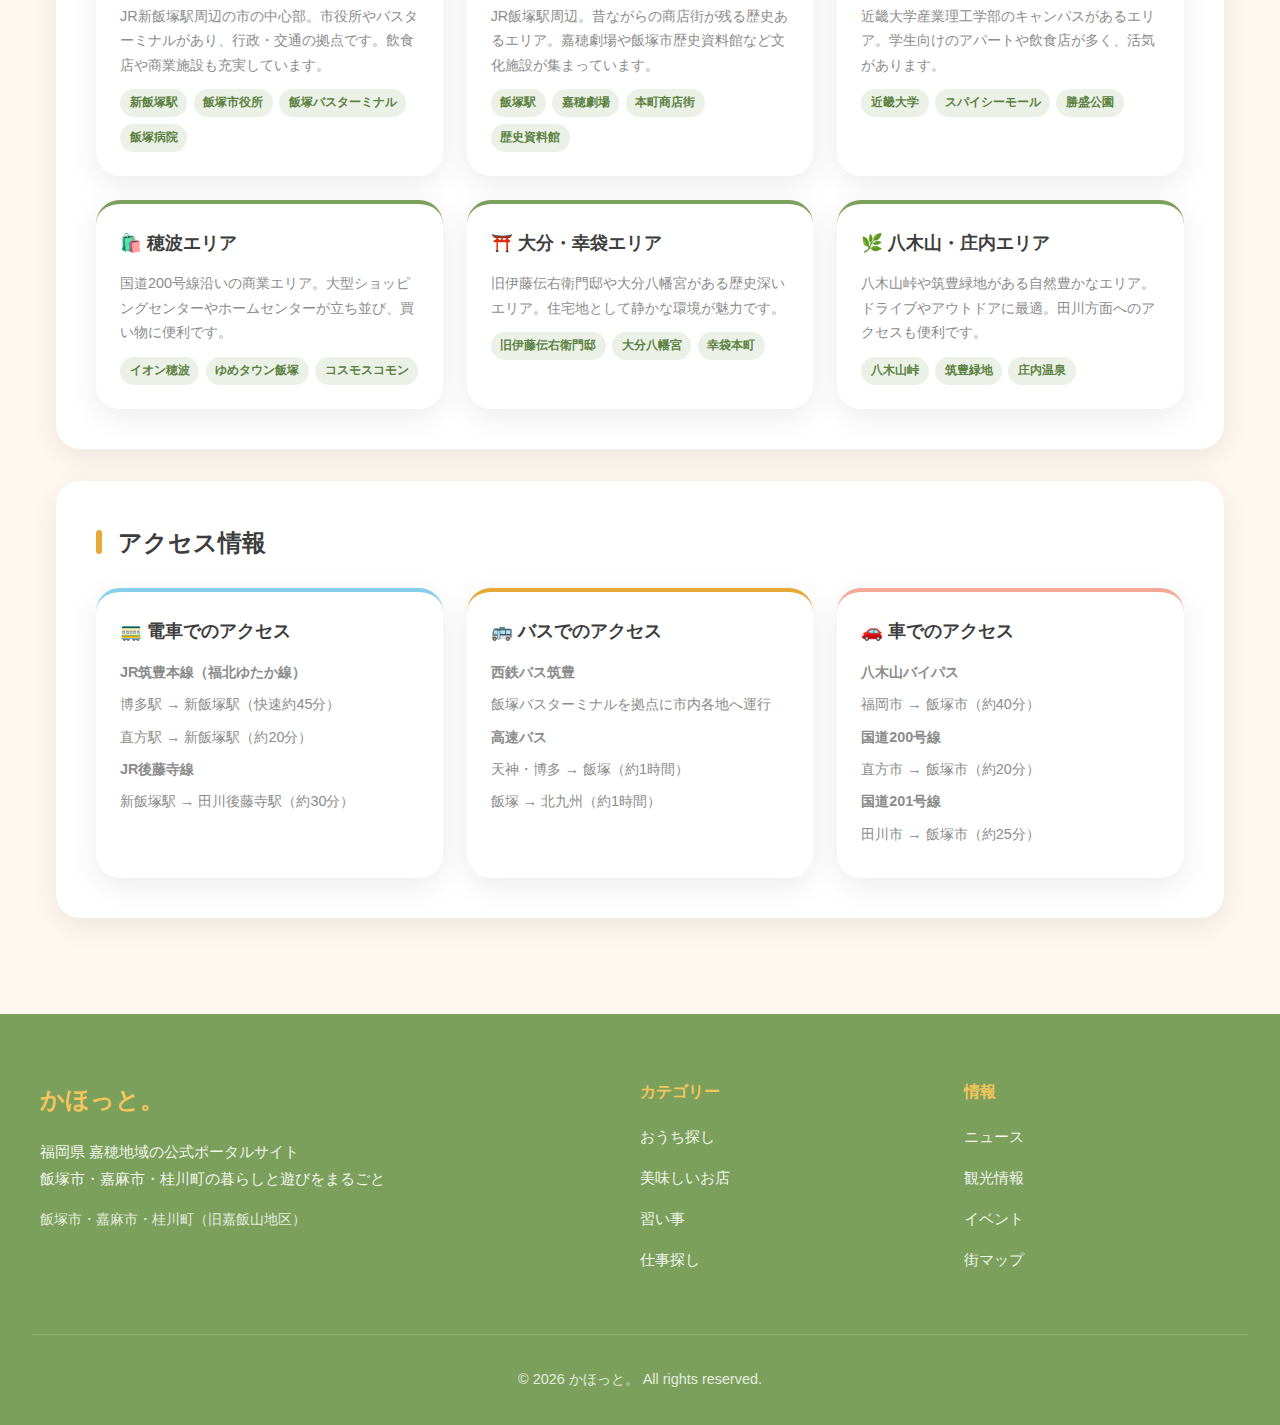
<file: pages/map.html>
<!DOCTYPE html>
<html lang="ja">
<head>
    <meta charset="UTF-8">
    <meta name="viewport" content="width=device-width, initial-scale=1.0">
    <meta name="description" content="嘉穂地域（飯塚市・嘉麻市・桂川町）の街マップ。主要施設、交通、観光スポットなどのエリア情報をご紹介">
    <title>街マップ | かほっと。嘉穂地域ポータルサイト</title>
    <link rel="stylesheet" href="../css/style.css">
    <script src="../js/components.js"></script>
</head>
<body>
    <!-- 共通ヘッダー -->
    <div id="site-header"></div>

    <!-- ページヒーロー -->
    <section class="page-hero page-hero--map">
        <div class="page-hero-content">
            <div class="page-hero-icon">🗺️</div>
            <h1 class="page-hero-title">街マップ</h1>
            <p class="page-hero-subtitle">嘉穂地域の便利な場所をチェック</p>
        </div>
    </section>

    <main class="page-content">
        <div class="container">

            <!-- 地図埋め込み -->
            <div class="map-container">
                <iframe class="map-embed"
                    src="https://www.google.com/maps/embed?pb=!1m18!1m12!1m3!1d53094.87565791884!2d130.65!3d33.6461!2m3!1f0!2f0!3f0!3m2!1i1024!2i768!4f13.1!3m3!1m2!1s0x354188f9a5a3e90f%3A0xd9e0fb7847d1cf95!2z6aO_5bKh55yM6aO75aGa5biC!5e0!3m2!1sja!2sjp!4v1700000000000!5m2!1sja!2sjp"
                    allowfullscreen=""
                    loading="lazy"
                    referrerpolicy="no-referrer-when-downgrade"
                    title="飯塚市マップ">
                </iframe>

                <div class="map-legend">
                    <div class="map-legend-item">
                        <div class="map-legend-icon">🚉</div>
                        <div class="map-legend-text">
                            <h4>JR駅</h4>
                            <p>新飯塚駅・飯塚駅・浦田駅 ほか</p>
                        </div>
                    </div>
                    <div class="map-legend-item">
                        <div class="map-legend-icon">🏥</div>
                        <div class="map-legend-text">
                            <h4>医療機関</h4>
                            <p>飯塚病院・飯塚市立病院 ほか</p>
                        </div>
                    </div>
                    <div class="map-legend-item">
                        <div class="map-legend-icon">🏫</div>
                        <div class="map-legend-text">
                            <h4>学校・大学</h4>
                            <p>近畿大学・九州工業大学 ほか</p>
                        </div>
                    </div>
                    <div class="map-legend-item">
                        <div class="map-legend-icon">🛒</div>
                        <div class="map-legend-text">
                            <h4>ショッピング</h4>
                            <p>ゆめタウン飯塚・イオン穂波 ほか</p>
                        </div>
                    </div>
                    <div class="map-legend-item">
                        <div class="map-legend-icon">🏛️</div>
                        <div class="map-legend-text">
                            <h4>公共施設</h4>
                            <p>市役所・図書館・体育館</p>
                        </div>
                    </div>
                    <div class="map-legend-item">
                        <div class="map-legend-icon">🌳</div>
                        <div class="map-legend-text">
                            <h4>公園・観光</h4>
                            <p>勝盛公園・旧伊藤伝右衛門邸</p>
                        </div>
                    </div>
                </div>
            </div>

            <!-- エリアガイド -->
            <div class="section-card">
                <h2 class="section-card-title">エリアガイド</h2>

                <div class="map-area-grid">
                    <div class="map-area-card">
                        <h3>🏙️ 新飯塚エリア</h3>
                        <p>JR新飯塚駅周辺の市の中心部。市役所やバスターミナルがあり、行政・交通の拠点です。飲食店や商業施設も充実しています。</p>
                        <div class="map-area-spots">
                            <span class="map-area-spot-tag">新飯塚駅</span>
                            <span class="map-area-spot-tag">飯塚市役所</span>
                            <span class="map-area-spot-tag">飯塚バスターミナル</span>
                            <span class="map-area-spot-tag">飯塚病院</span>
                        </div>
                    </div>

                    <div class="map-area-card">
                        <h3>🎭 飯塚駅・本町エリア</h3>
                        <p>JR飯塚駅周辺。昔ながらの商店街が残る歴史あるエリア。嘉穂劇場や飯塚市歴史資料館など文化施設が集まっています。</p>
                        <div class="map-area-spots">
                            <span class="map-area-spot-tag">飯塚駅</span>
                            <span class="map-area-spot-tag">嘉穂劇場</span>
                            <span class="map-area-spot-tag">本町商店街</span>
                            <span class="map-area-spot-tag">歴史資料館</span>
                        </div>
                    </div>

                    <div class="map-area-card">
                        <h3>🎓 立岩・柏の森エリア</h3>
                        <p>近畿大学産業理工学部のキャンパスがあるエリア。学生向けのアパートや飲食店が多く、活気があります。</p>
                        <div class="map-area-spots">
                            <span class="map-area-spot-tag">近畿大学</span>
                            <span class="map-area-spot-tag">スパイシーモール</span>
                            <span class="map-area-spot-tag">勝盛公園</span>
                        </div>
                    </div>

                    <div class="map-area-card">
                        <h3>🛍️ 穂波エリア</h3>
                        <p>国道200号線沿いの商業エリア。大型ショッピングセンターやホームセンターが立ち並び、買い物に便利です。</p>
                        <div class="map-area-spots">
                            <span class="map-area-spot-tag">イオン穂波</span>
                            <span class="map-area-spot-tag">ゆめタウン飯塚</span>
                            <span class="map-area-spot-tag">コスモスコモン</span>
                        </div>
                    </div>

                    <div class="map-area-card">
                        <h3>⛩️ 大分・幸袋エリア</h3>
                        <p>旧伊藤伝右衛門邸や大分八幡宮がある歴史深いエリア。住宅地として静かな環境が魅力です。</p>
                        <div class="map-area-spots">
                            <span class="map-area-spot-tag">旧伊藤伝右衛門邸</span>
                            <span class="map-area-spot-tag">大分八幡宮</span>
                            <span class="map-area-spot-tag">幸袋本町</span>
                        </div>
                    </div>

                    <div class="map-area-card">
                        <h3>🌿 八木山・庄内エリア</h3>
                        <p>八木山峠や筑豊緑地がある自然豊かなエリア。ドライブやアウトドアに最適。田川方面へのアクセスも便利です。</p>
                        <div class="map-area-spots">
                            <span class="map-area-spot-tag">八木山峠</span>
                            <span class="map-area-spot-tag">筑豊緑地</span>
                            <span class="map-area-spot-tag">庄内温泉</span>
                        </div>
                    </div>
                </div>
            </div>

            <!-- アクセス情報 -->
            <div class="section-card">
                <h2 class="section-card-title">アクセス情報</h2>

                <div class="map-area-grid">
                    <div class="map-area-card" style="border-top-color: var(--sky);">
                        <h3>🚃 電車でのアクセス</h3>
                        <p><strong>JR筑豊本線（福北ゆたか線）</strong></p>
                        <p>博多駅 → 新飯塚駅（快速約45分）</p>
                        <p>直方駅 → 新飯塚駅（約20分）</p>
                        <p><strong>JR後藤寺線</strong></p>
                        <p>新飯塚駅 → 田川後藤寺駅（約30分）</p>
                    </div>

                    <div class="map-area-card" style="border-top-color: var(--mustard);">
                        <h3>🚌 バスでのアクセス</h3>
                        <p><strong>西鉄バス筑豊</strong></p>
                        <p>飯塚バスターミナルを拠点に市内各地へ運行</p>
                        <p><strong>高速バス</strong></p>
                        <p>天神・博多 → 飯塚（約1時間）</p>
                        <p>飯塚 → 北九州（約1時間）</p>
                    </div>

                    <div class="map-area-card" style="border-top-color: var(--salmon);">
                        <h3>🚗 車でのアクセス</h3>
                        <p><strong>八木山バイパス</strong></p>
                        <p>福岡市 → 飯塚市（約40分）</p>
                        <p><strong>国道200号線</strong></p>
                        <p>直方市 → 飯塚市（約20分）</p>
                        <p><strong>国道201号線</strong></p>
                        <p>田川市 → 飯塚市（約25分）</p>
                    </div>
                </div>
            </div>

        </div>
    </main>

    <!-- 共通ボトムナビ -->
    <div id="site-bottom-nav"></div>

    <!-- 共通フッター -->
    <div id="site-footer"></div>

    <script src="../js/main.js"></script>
</body>
</html>
</file>
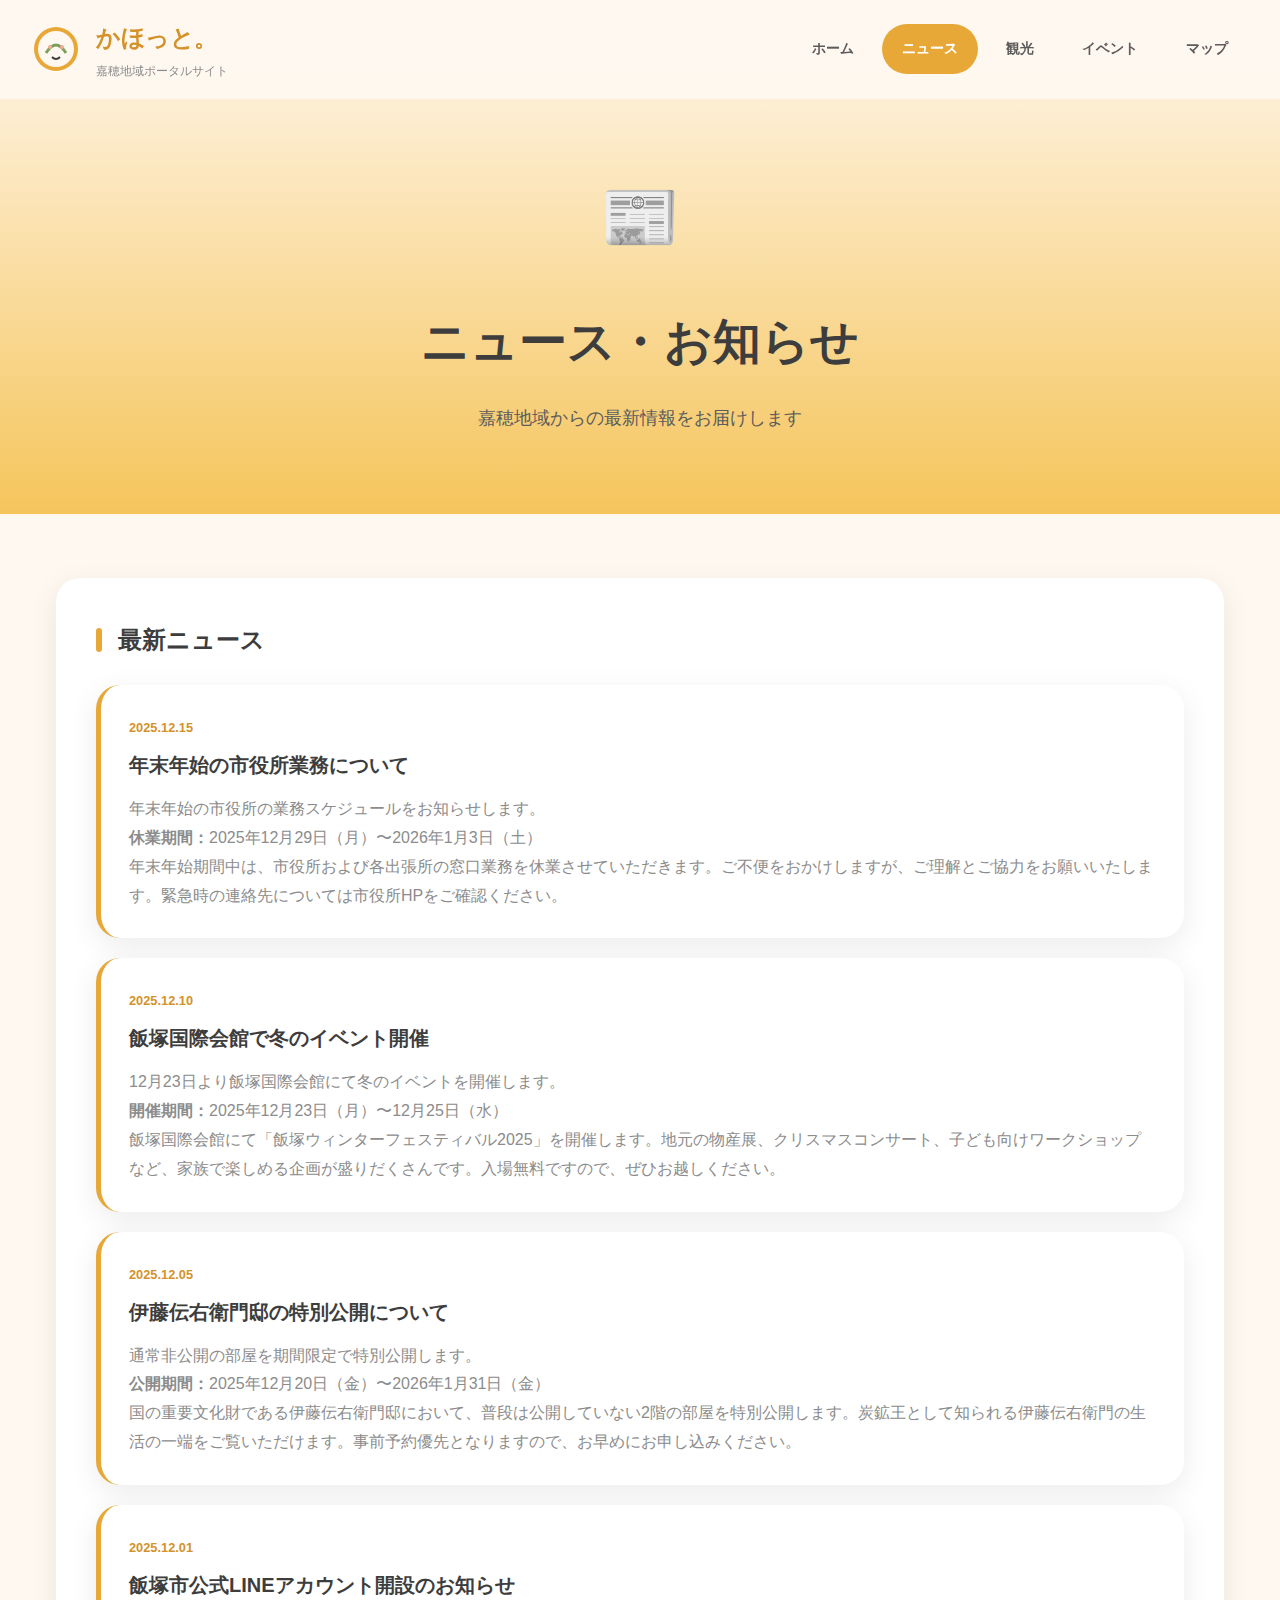
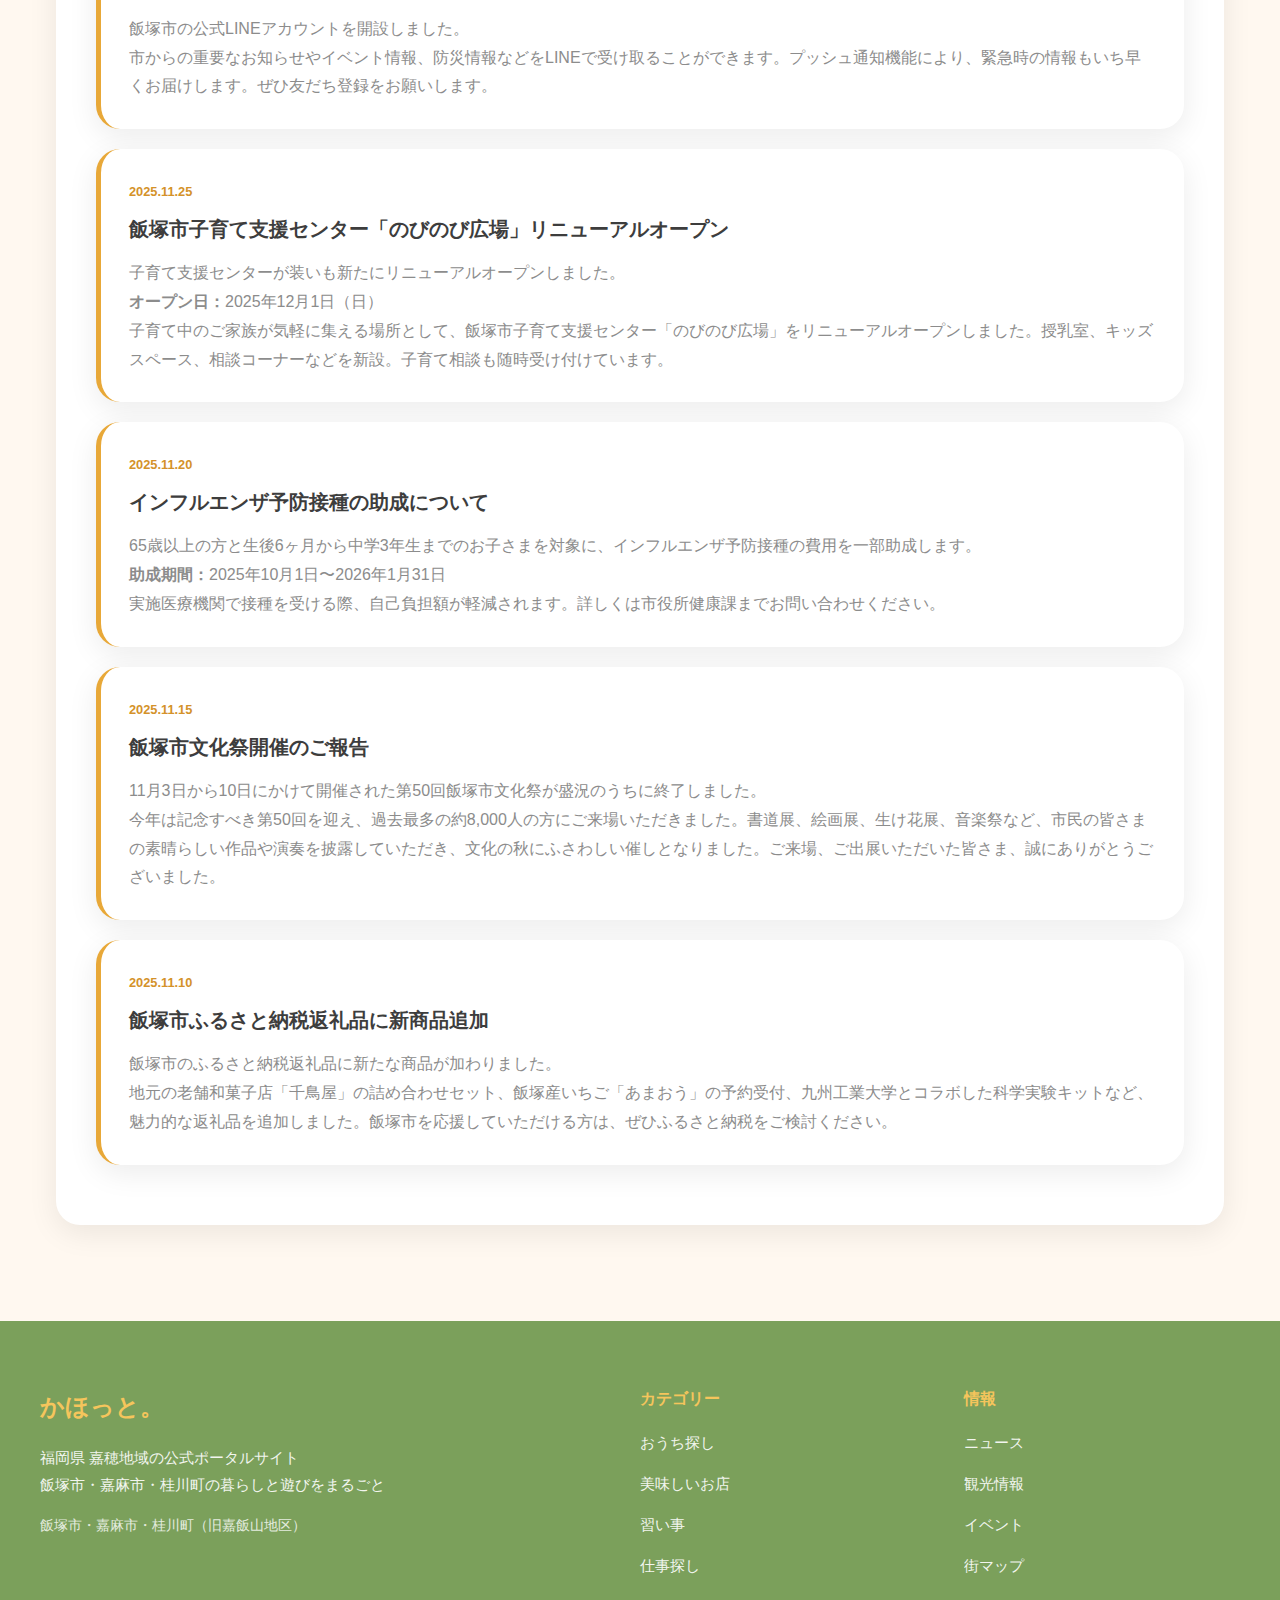
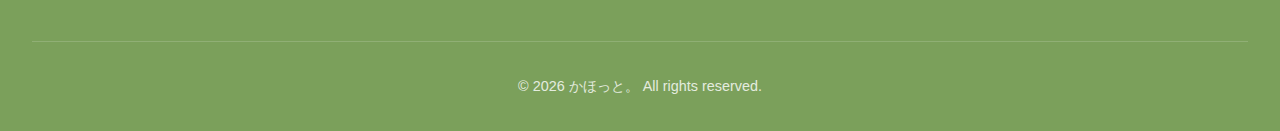
<file: pages/news.html>
<!DOCTYPE html>
<html lang="ja">
<head>
    <meta charset="UTF-8">
    <meta name="viewport" content="width=device-width, initial-scale=1.0">
    <meta name="description" content="嘉穂地域（飯塚市・嘉麻市・桂川町）からの最新ニュースとお知らせ">
    <title>ニュース・お知らせ | かほっと。嘉穂地域ポータルサイト</title>
    <link rel="stylesheet" href="../css/style.css">
    <script src="../js/components.js"></script>
</head>
<body>
    <!-- 共通ヘッダー -->
    <div id="site-header"></div>

    <!-- ページヒーロー -->
    <section class="page-hero page-hero--news">
        <div class="page-hero-content">
            <div class="page-hero-icon">📰</div>
            <h1 class="page-hero-title">ニュース・お知らせ</h1>
            <p class="page-hero-subtitle">嘉穂地域からの最新情報をお届けします</p>
        </div>
    </section>

    <main class="page-content">
        <div class="container">
            <div class="section-card">
                <h2 class="section-card-title">最新ニュース</h2>

                <article class="content-card">
                    <time class="content-card-date">2025.12.15</time>
                    <h3 class="content-card-title">年末年始の市役所業務について</h3>
                    <div class="content-card-body">
                        <p>年末年始の市役所の業務スケジュールをお知らせします。</p>
                        <p><strong>休業期間：</strong>2025年12月29日（月）〜2026年1月3日（土）</p>
                        <p>年末年始期間中は、市役所および各出張所の窓口業務を休業させていただきます。ご不便をおかけしますが、ご理解とご協力をお願いいたします。緊急時の連絡先については市役所HPをご確認ください。</p>
                    </div>
                </article>

                <article class="content-card">
                    <time class="content-card-date">2025.12.10</time>
                    <h3 class="content-card-title">飯塚国際会館で冬のイベント開催</h3>
                    <div class="content-card-body">
                        <p>12月23日より飯塚国際会館にて冬のイベントを開催します。</p>
                        <p><strong>開催期間：</strong>2025年12月23日（月）〜12月25日（水）</p>
                        <p>飯塚国際会館にて「飯塚ウィンターフェスティバル2025」を開催します。地元の物産展、クリスマスコンサート、子ども向けワークショップなど、家族で楽しめる企画が盛りだくさんです。入場無料ですので、ぜひお越しください。</p>
                    </div>
                </article>

                <article class="content-card">
                    <time class="content-card-date">2025.12.05</time>
                    <h3 class="content-card-title">伊藤伝右衛門邸の特別公開について</h3>
                    <div class="content-card-body">
                        <p>通常非公開の部屋を期間限定で特別公開します。</p>
                        <p><strong>公開期間：</strong>2025年12月20日（金）〜2026年1月31日（金）</p>
                        <p>国の重要文化財である伊藤伝右衛門邸において、普段は公開していない2階の部屋を特別公開します。炭鉱王として知られる伊藤伝右衛門の生活の一端をご覧いただけます。事前予約優先となりますので、お早めにお申し込みください。</p>
                    </div>
                </article>

                <article class="content-card">
                    <time class="content-card-date">2025.12.01</time>
                    <h3 class="content-card-title">飯塚市公式LINEアカウント開設のお知らせ</h3>
                    <div class="content-card-body">
                        <p>飯塚市の公式LINEアカウントを開設しました。</p>
                        <p>市からの重要なお知らせやイベント情報、防災情報などをLINEで受け取ることができます。プッシュ通知機能により、緊急時の情報もいち早くお届けします。ぜひ友だち登録をお願いします。</p>
                    </div>
                </article>

                <article class="content-card">
                    <time class="content-card-date">2025.11.25</time>
                    <h3 class="content-card-title">飯塚市子育て支援センター「のびのび広場」リニューアルオープン</h3>
                    <div class="content-card-body">
                        <p>子育て支援センターが装いも新たにリニューアルオープンしました。</p>
                        <p><strong>オープン日：</strong>2025年12月1日（日）</p>
                        <p>子育て中のご家族が気軽に集える場所として、飯塚市子育て支援センター「のびのび広場」をリニューアルオープンしました。授乳室、キッズスペース、相談コーナーなどを新設。子育て相談も随時受け付けています。</p>
                    </div>
                </article>

                <article class="content-card">
                    <time class="content-card-date">2025.11.20</time>
                    <h3 class="content-card-title">インフルエンザ予防接種の助成について</h3>
                    <div class="content-card-body">
                        <p>65歳以上の方と生後6ヶ月から中学3年生までのお子さまを対象に、インフルエンザ予防接種の費用を一部助成します。</p>
                        <p><strong>助成期間：</strong>2025年10月1日〜2026年1月31日</p>
                        <p>実施医療機関で接種を受ける際、自己負担額が軽減されます。詳しくは市役所健康課までお問い合わせください。</p>
                    </div>
                </article>

                <article class="content-card">
                    <time class="content-card-date">2025.11.15</time>
                    <h3 class="content-card-title">飯塚市文化祭開催のご報告</h3>
                    <div class="content-card-body">
                        <p>11月3日から10日にかけて開催された第50回飯塚市文化祭が盛況のうちに終了しました。</p>
                        <p>今年は記念すべき第50回を迎え、過去最多の約8,000人の方にご来場いただきました。書道展、絵画展、生け花展、音楽祭など、市民の皆さまの素晴らしい作品や演奏を披露していただき、文化の秋にふさわしい催しとなりました。ご来場、ご出展いただいた皆さま、誠にありがとうございました。</p>
                    </div>
                </article>

                <article class="content-card">
                    <time class="content-card-date">2025.11.10</time>
                    <h3 class="content-card-title">飯塚市ふるさと納税返礼品に新商品追加</h3>
                    <div class="content-card-body">
                        <p>飯塚市のふるさと納税返礼品に新たな商品が加わりました。</p>
                        <p>地元の老舗和菓子店「千鳥屋」の詰め合わせセット、飯塚産いちご「あまおう」の予約受付、九州工業大学とコラボした科学実験キットなど、魅力的な返礼品を追加しました。飯塚市を応援していただける方は、ぜひふるさと納税をご検討ください。</p>
                    </div>
                </article>
            </div>
        </div>
    </main>

    <!-- 共通ボトムナビ -->
    <div id="site-bottom-nav"></div>

    <!-- 共通フッター -->
    <div id="site-footer"></div>

    <script src="../js/main.js"></script>
</body>
</html>
</file>
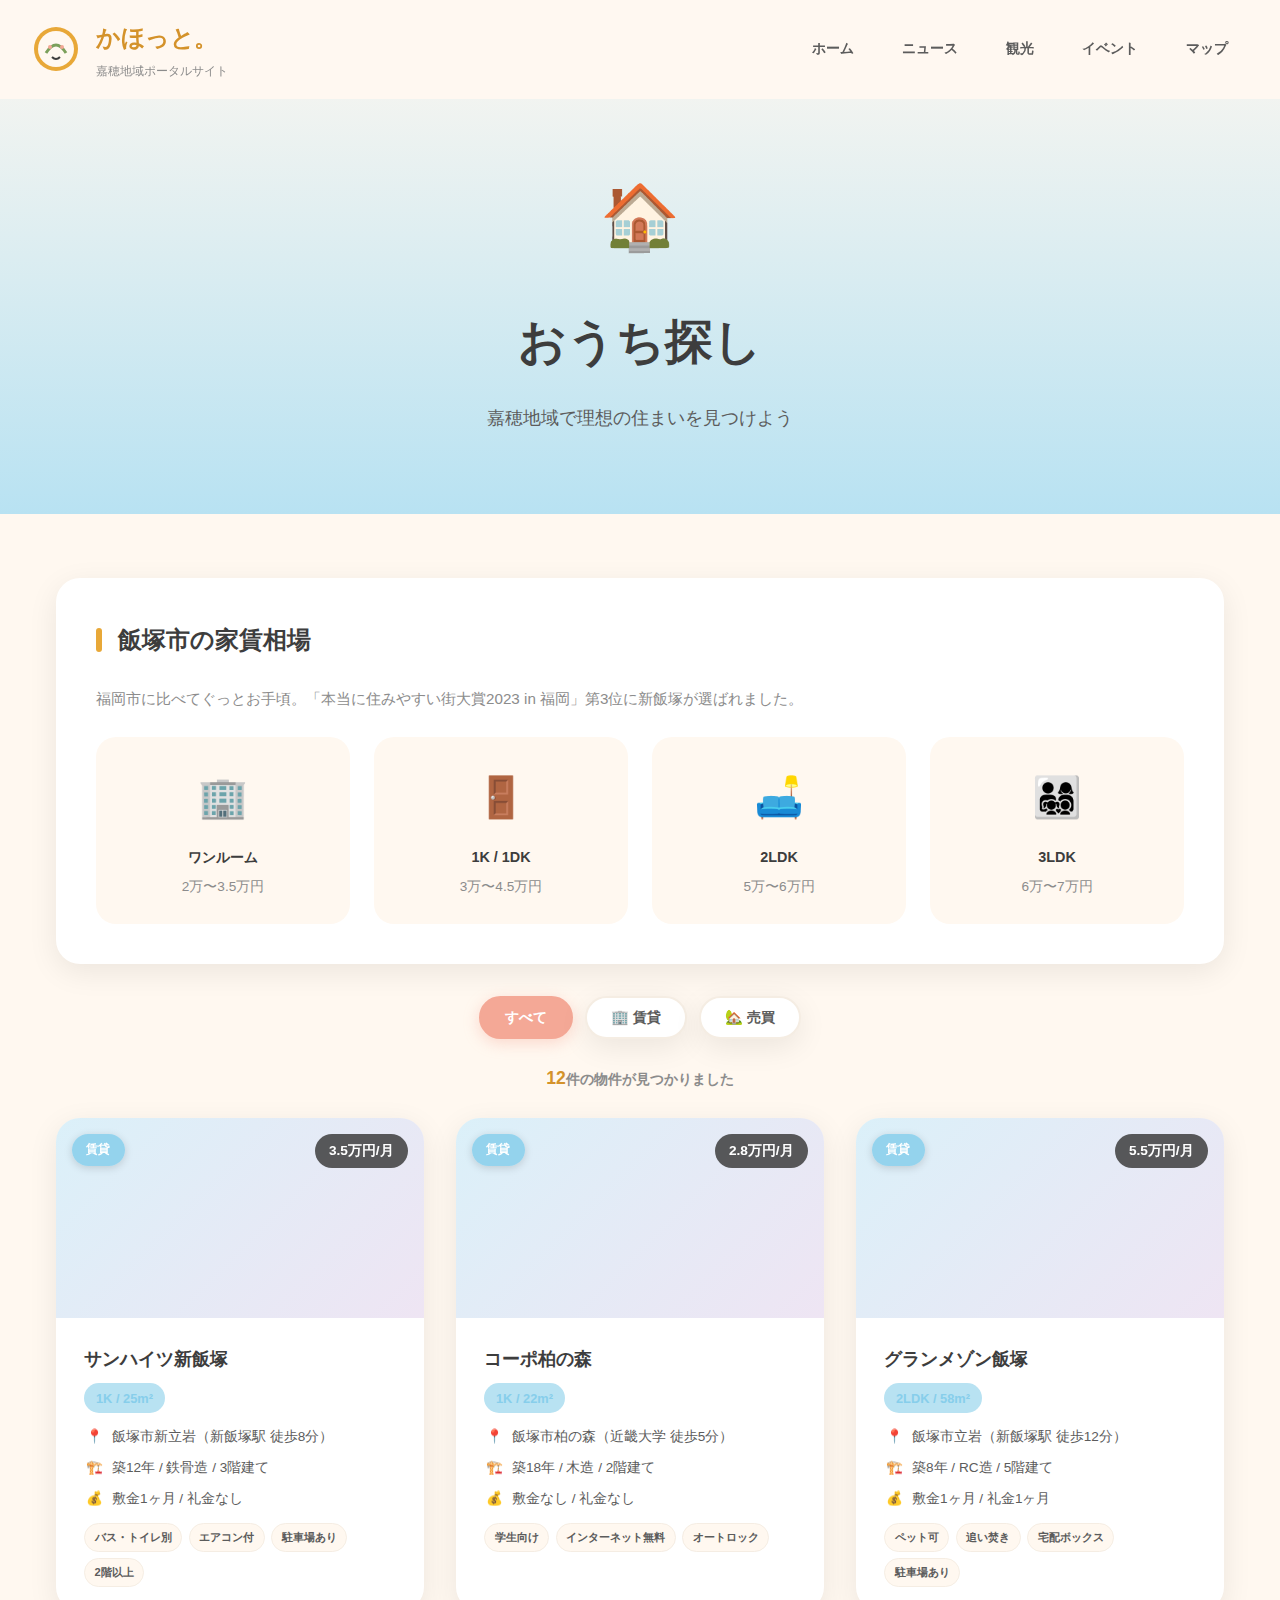
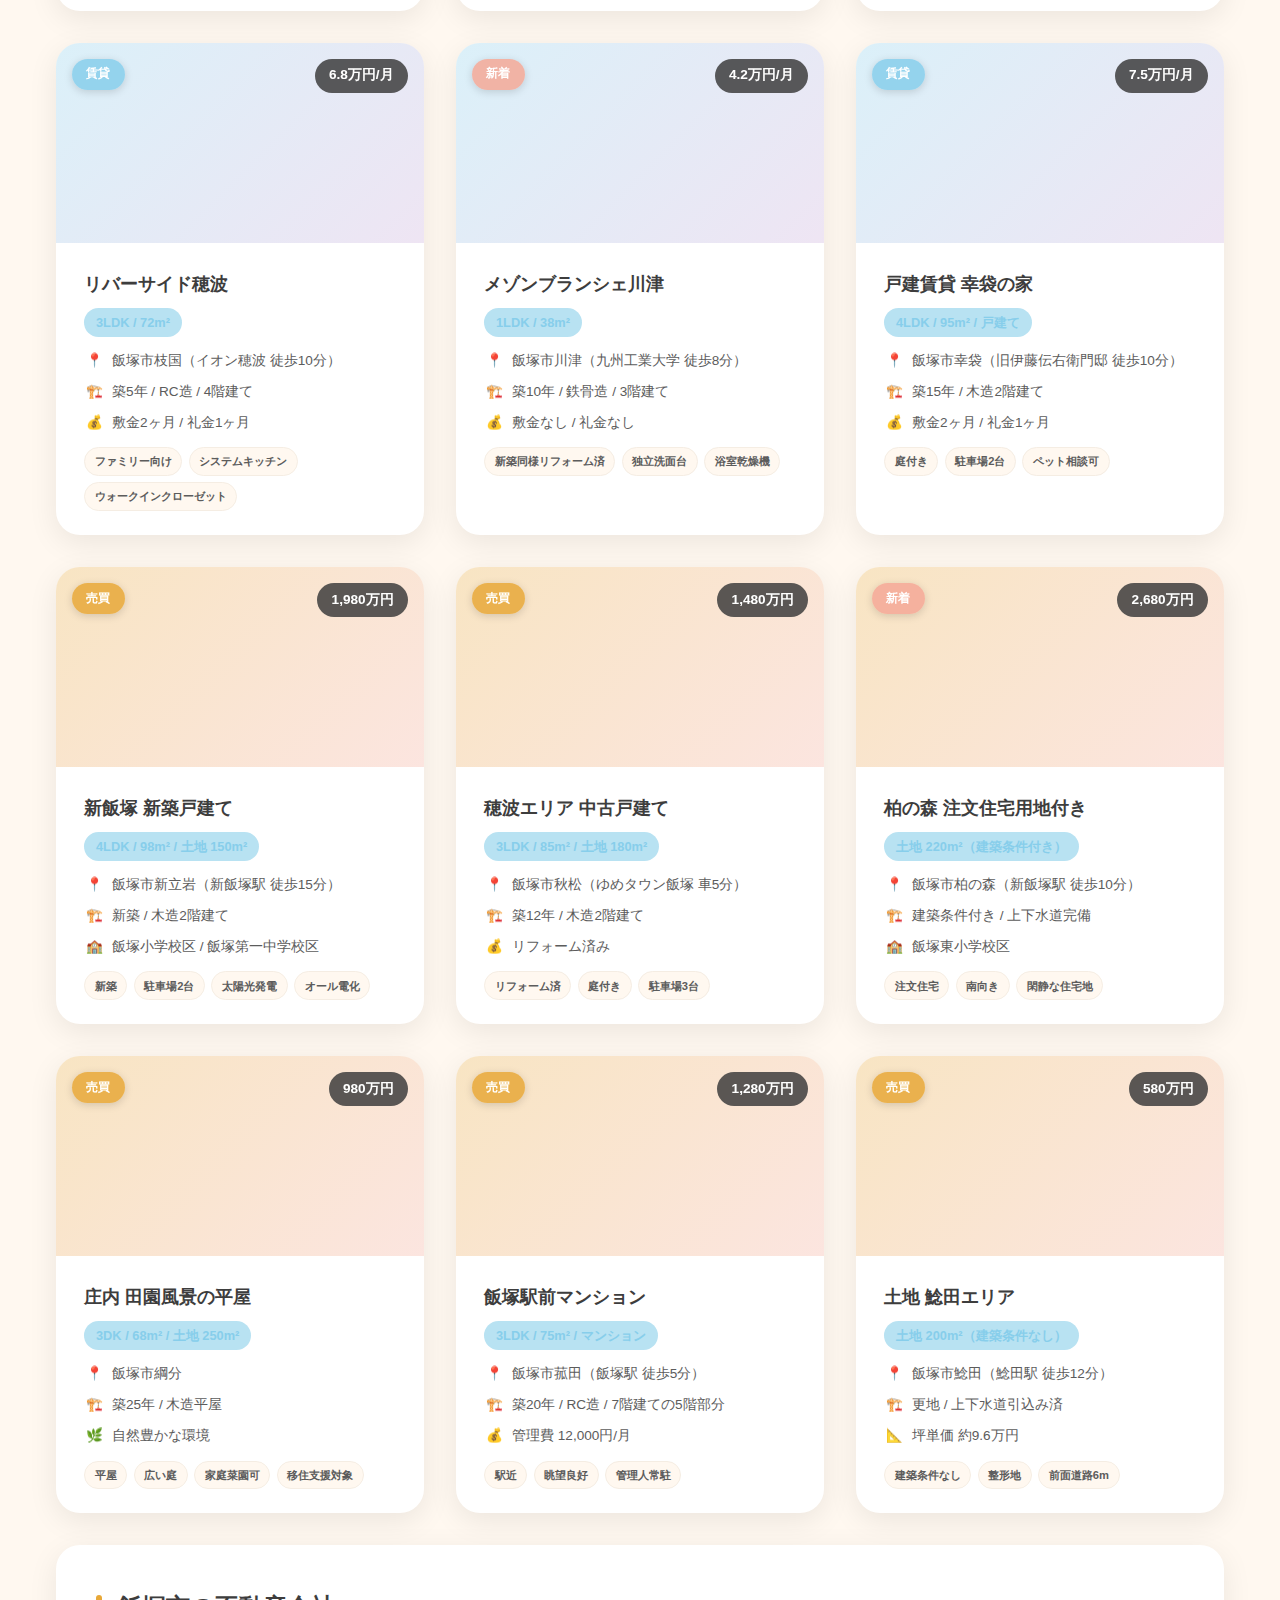
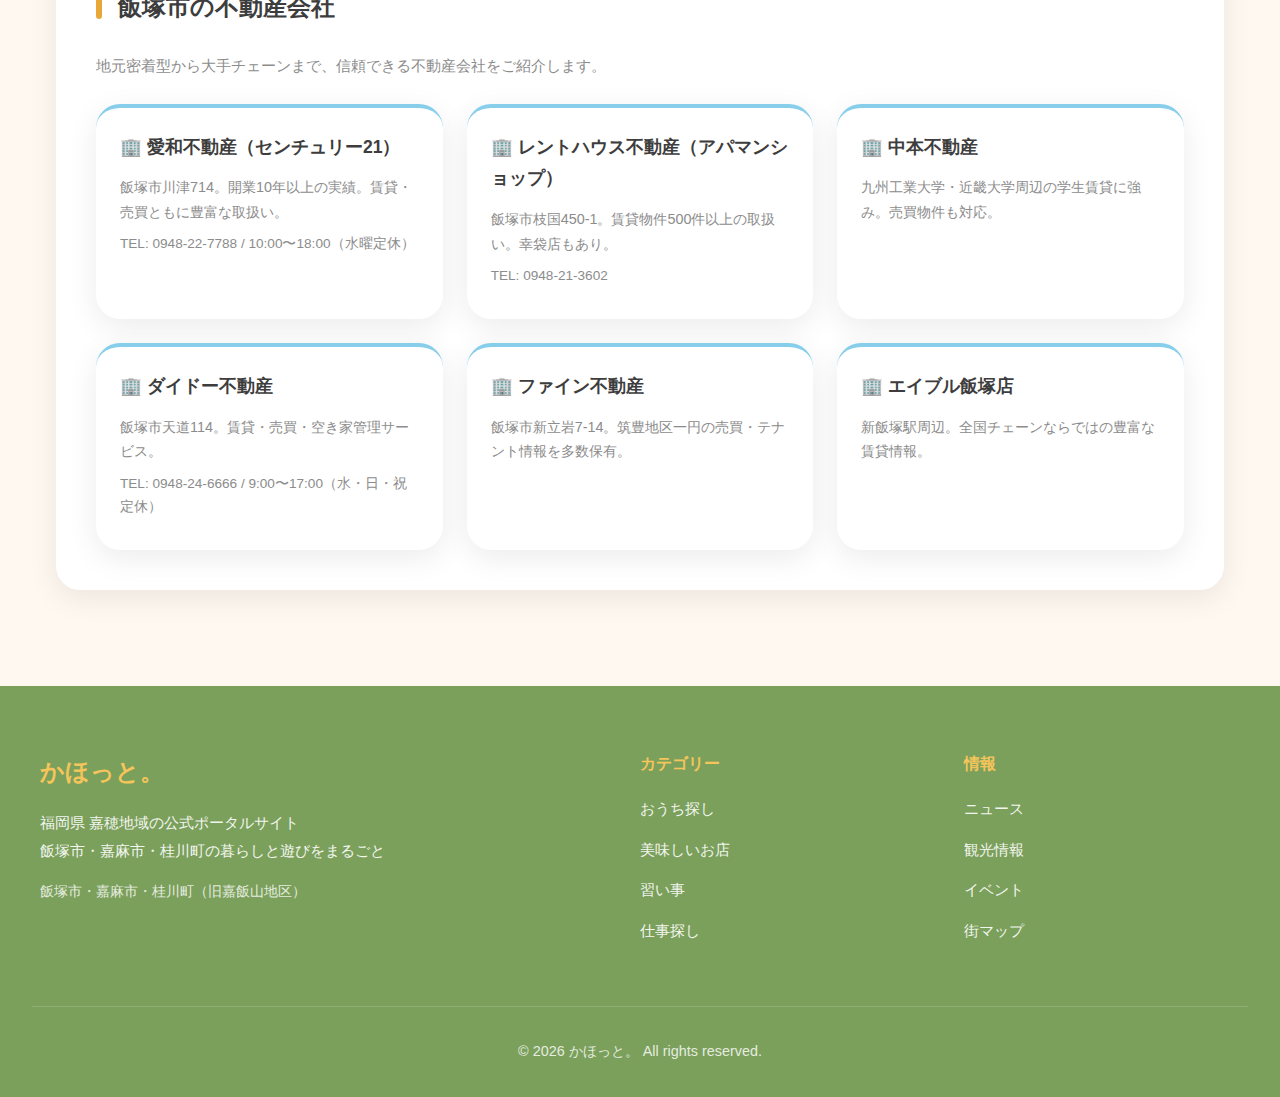
<file: pages/real-estate.html>
<!DOCTYPE html>
<html lang="ja">
<head>
    <meta charset="UTF-8">
    <meta name="viewport" content="width=device-width, initial-scale=1.0">
    <meta name="description" content="嘉穂地域（飯塚市・嘉麻市・桂川町）の賃貸・売買物件情報。家賃相場やエリア情報も掲載">
    <title>おうち探し | かほっと。嘉穂地域ポータルサイト</title>
    <link rel="stylesheet" href="../css/style.css">
    <script src="../js/components.js"></script>
</head>
<body>
    <!-- 共通ヘッダー -->
    <div id="site-header"></div>

    <!-- ページヒーロー -->
    <section class="page-hero page-hero--real-estate">
        <div class="page-hero-content">
            <div class="page-hero-icon">🏠</div>
            <h1 class="page-hero-title">おうち探し</h1>
            <p class="page-hero-subtitle">嘉穂地域で理想の住まいを見つけよう</p>
        </div>
    </section>

    <main class="page-content">
        <div class="container">

            <!-- 家賃相場 -->
            <div class="section-card">
                <h2 class="section-card-title">飯塚市の家賃相場</h2>
                <p style="color: var(--text-light); margin-bottom: 1.5rem; font-size: 0.95rem;">
                    福岡市に比べてぐっとお手頃。「本当に住みやすい街大賞2023 in 福岡」第3位に新飯塚が選ばれました。
                </p>

                <div class="living-highlight-grid">
                    <div class="living-highlight-card">
                        <div class="living-highlight-icon">🏢</div>
                        <div class="living-highlight-label">ワンルーム</div>
                        <div class="living-highlight-value">2万〜3.5万円</div>
                    </div>
                    <div class="living-highlight-card">
                        <div class="living-highlight-icon">🚪</div>
                        <div class="living-highlight-label">1K / 1DK</div>
                        <div class="living-highlight-value">3万〜4.5万円</div>
                    </div>
                    <div class="living-highlight-card">
                        <div class="living-highlight-icon">🛋️</div>
                        <div class="living-highlight-label">2LDK</div>
                        <div class="living-highlight-value">5万〜6万円</div>
                    </div>
                    <div class="living-highlight-card">
                        <div class="living-highlight-icon">👨‍👩‍👧‍👦</div>
                        <div class="living-highlight-label">3LDK</div>
                        <div class="living-highlight-value">6万〜7万円</div>
                    </div>
                </div>
            </div>

            <!-- カテゴリフィルター -->
            <div class="restaurant-filter" style="margin-bottom: 1.5rem;">
                <button class="filter-btn active" data-category="all">すべて</button>
                <button class="filter-btn" data-category="rent">🏢 賃貸</button>
                <button class="filter-btn" data-category="sale">🏡 売買</button>
            </div>

            <!-- 件数表示 -->
            <div class="restaurant-results-count">
                <span id="results-count">12</span>件の物件が見つかりました
            </div>

            <!-- 物件一覧 -->
            <div class="property-grid">

                <!-- ========== 賃貸物件 ========== -->

                <article class="property-card" data-category="rent">
                    <div class="property-card-image" style="background-image: linear-gradient(135deg, rgba(135, 206, 235, 0.3) 0%, rgba(200, 168, 216, 0.3) 100%), url('https://images.unsplash.com/photo-1522708323590-d24dbb6b0267?w=800&auto=format&fit=crop');">
                        <span class="property-card-badge property-card-badge--rent">賃貸</span>
                        <span class="property-card-price">3.5万円/月</span>
                    </div>
                    <div class="property-card-content">
                        <h3 class="property-card-title">サンハイツ新飯塚</h3>
                        <span class="property-card-type">1K / 25m²</span>
                        <div class="property-card-info">
                            <p><span class="info-icon">📍</span>飯塚市新立岩（新飯塚駅 徒歩8分）</p>
                            <p><span class="info-icon">🏗️</span>築12年 / 鉄骨造 / 3階建て</p>
                            <p><span class="info-icon">💰</span>敷金1ヶ月 / 礼金なし</p>
                        </div>
                        <div class="property-card-features">
                            <span class="property-feature-tag">バス・トイレ別</span>
                            <span class="property-feature-tag">エアコン付</span>
                            <span class="property-feature-tag">駐車場あり</span>
                            <span class="property-feature-tag">2階以上</span>
                        </div>
                    </div>
                </article>

                <article class="property-card" data-category="rent">
                    <div class="property-card-image" style="background-image: linear-gradient(135deg, rgba(135, 206, 235, 0.3) 0%, rgba(200, 168, 216, 0.3) 100%), url('https://images.unsplash.com/photo-1560448204-e02f11c3d0e2?w=800&auto=format&fit=crop');">
                        <span class="property-card-badge property-card-badge--rent">賃貸</span>
                        <span class="property-card-price">2.8万円/月</span>
                    </div>
                    <div class="property-card-content">
                        <h3 class="property-card-title">コーポ柏の森</h3>
                        <span class="property-card-type">1K / 22m²</span>
                        <div class="property-card-info">
                            <p><span class="info-icon">📍</span>飯塚市柏の森（近畿大学 徒歩5分）</p>
                            <p><span class="info-icon">🏗️</span>築18年 / 木造 / 2階建て</p>
                            <p><span class="info-icon">💰</span>敷金なし / 礼金なし</p>
                        </div>
                        <div class="property-card-features">
                            <span class="property-feature-tag">学生向け</span>
                            <span class="property-feature-tag">インターネット無料</span>
                            <span class="property-feature-tag">オートロック</span>
                        </div>
                    </div>
                </article>

                <article class="property-card" data-category="rent">
                    <div class="property-card-image" style="background-image: linear-gradient(135deg, rgba(135, 206, 235, 0.3) 0%, rgba(200, 168, 216, 0.3) 100%), url('https://images.unsplash.com/photo-1502672260266-1c1ef2d93688?w=800&auto=format&fit=crop');">
                        <span class="property-card-badge property-card-badge--rent">賃貸</span>
                        <span class="property-card-price">5.5万円/月</span>
                    </div>
                    <div class="property-card-content">
                        <h3 class="property-card-title">グランメゾン飯塚</h3>
                        <span class="property-card-type">2LDK / 58m²</span>
                        <div class="property-card-info">
                            <p><span class="info-icon">📍</span>飯塚市立岩（新飯塚駅 徒歩12分）</p>
                            <p><span class="info-icon">🏗️</span>築8年 / RC造 / 5階建て</p>
                            <p><span class="info-icon">💰</span>敷金1ヶ月 / 礼金1ヶ月</p>
                        </div>
                        <div class="property-card-features">
                            <span class="property-feature-tag">ペット可</span>
                            <span class="property-feature-tag">追い焚き</span>
                            <span class="property-feature-tag">宅配ボックス</span>
                            <span class="property-feature-tag">駐車場あり</span>
                        </div>
                    </div>
                </article>

                <article class="property-card" data-category="rent">
                    <div class="property-card-image" style="background-image: linear-gradient(135deg, rgba(135, 206, 235, 0.3) 0%, rgba(200, 168, 216, 0.3) 100%), url('https://images.unsplash.com/photo-1600585154340-be6161a56a0c?w=800&auto=format&fit=crop');">
                        <span class="property-card-badge property-card-badge--rent">賃貸</span>
                        <span class="property-card-price">6.8万円/月</span>
                    </div>
                    <div class="property-card-content">
                        <h3 class="property-card-title">リバーサイド穂波</h3>
                        <span class="property-card-type">3LDK / 72m²</span>
                        <div class="property-card-info">
                            <p><span class="info-icon">📍</span>飯塚市枝国（イオン穂波 徒歩10分）</p>
                            <p><span class="info-icon">🏗️</span>築5年 / RC造 / 4階建て</p>
                            <p><span class="info-icon">💰</span>敷金2ヶ月 / 礼金1ヶ月</p>
                        </div>
                        <div class="property-card-features">
                            <span class="property-feature-tag">ファミリー向け</span>
                            <span class="property-feature-tag">システムキッチン</span>
                            <span class="property-feature-tag">ウォークインクローゼット</span>
                        </div>
                    </div>
                </article>

                <article class="property-card" data-category="rent">
                    <div class="property-card-image" style="background-image: linear-gradient(135deg, rgba(135, 206, 235, 0.3) 0%, rgba(200, 168, 216, 0.3) 100%), url('https://images.unsplash.com/photo-1493809842364-78817add7ffb?w=800&auto=format&fit=crop');">
                        <span class="property-card-badge property-card-badge--new">新着</span>
                        <span class="property-card-price">4.2万円/月</span>
                    </div>
                    <div class="property-card-content">
                        <h3 class="property-card-title">メゾンブランシェ川津</h3>
                        <span class="property-card-type">1LDK / 38m²</span>
                        <div class="property-card-info">
                            <p><span class="info-icon">📍</span>飯塚市川津（九州工業大学 徒歩8分）</p>
                            <p><span class="info-icon">🏗️</span>築10年 / 鉄骨造 / 3階建て</p>
                            <p><span class="info-icon">💰</span>敷金なし / 礼金なし</p>
                        </div>
                        <div class="property-card-features">
                            <span class="property-feature-tag">新築同様リフォーム済</span>
                            <span class="property-feature-tag">独立洗面台</span>
                            <span class="property-feature-tag">浴室乾燥機</span>
                        </div>
                    </div>
                </article>

                <article class="property-card" data-category="rent">
                    <div class="property-card-image" style="background-image: linear-gradient(135deg, rgba(135, 206, 235, 0.3) 0%, rgba(200, 168, 216, 0.3) 100%), url('https://images.unsplash.com/photo-1580587771525-78b9dba3b914?w=800&auto=format&fit=crop');">
                        <span class="property-card-badge property-card-badge--rent">賃貸</span>
                        <span class="property-card-price">7.5万円/月</span>
                    </div>
                    <div class="property-card-content">
                        <h3 class="property-card-title">戸建賃貸 幸袋の家</h3>
                        <span class="property-card-type">4LDK / 95m² / 戸建て</span>
                        <div class="property-card-info">
                            <p><span class="info-icon">📍</span>飯塚市幸袋（旧伊藤伝右衛門邸 徒歩10分）</p>
                            <p><span class="info-icon">🏗️</span>築15年 / 木造2階建て</p>
                            <p><span class="info-icon">💰</span>敷金2ヶ月 / 礼金1ヶ月</p>
                        </div>
                        <div class="property-card-features">
                            <span class="property-feature-tag">庭付き</span>
                            <span class="property-feature-tag">駐車場2台</span>
                            <span class="property-feature-tag">ペット相談可</span>
                        </div>
                    </div>
                </article>

                <!-- ========== 売買物件 ========== -->

                <article class="property-card" data-category="sale">
                    <div class="property-card-image" style="background-image: linear-gradient(135deg, rgba(232, 168, 56, 0.3) 0%, rgba(244, 168, 150, 0.3) 100%), url('https://images.unsplash.com/photo-1568605114967-8130f3a36994?w=800&auto=format&fit=crop');">
                        <span class="property-card-badge property-card-badge--sale">売買</span>
                        <span class="property-card-price">1,980万円</span>
                    </div>
                    <div class="property-card-content">
                        <h3 class="property-card-title">新飯塚 新築戸建て</h3>
                        <span class="property-card-type">4LDK / 98m² / 土地 150m²</span>
                        <div class="property-card-info">
                            <p><span class="info-icon">📍</span>飯塚市新立岩（新飯塚駅 徒歩15分）</p>
                            <p><span class="info-icon">🏗️</span>新築 / 木造2階建て</p>
                            <p><span class="info-icon">🏫</span>飯塚小学校区 / 飯塚第一中学校区</p>
                        </div>
                        <div class="property-card-features">
                            <span class="property-feature-tag">新築</span>
                            <span class="property-feature-tag">駐車場2台</span>
                            <span class="property-feature-tag">太陽光発電</span>
                            <span class="property-feature-tag">オール電化</span>
                        </div>
                    </div>
                </article>

                <article class="property-card" data-category="sale">
                    <div class="property-card-image" style="background-image: linear-gradient(135deg, rgba(232, 168, 56, 0.3) 0%, rgba(244, 168, 150, 0.3) 100%), url('https://images.unsplash.com/photo-1600596542815-ffad4c1539a9?w=800&auto=format&fit=crop');">
                        <span class="property-card-badge property-card-badge--sale">売買</span>
                        <span class="property-card-price">1,480万円</span>
                    </div>
                    <div class="property-card-content">
                        <h3 class="property-card-title">穂波エリア 中古戸建て</h3>
                        <span class="property-card-type">3LDK / 85m² / 土地 180m²</span>
                        <div class="property-card-info">
                            <p><span class="info-icon">📍</span>飯塚市秋松（ゆめタウン飯塚 車5分）</p>
                            <p><span class="info-icon">🏗️</span>築12年 / 木造2階建て</p>
                            <p><span class="info-icon">💰</span>リフォーム済み</p>
                        </div>
                        <div class="property-card-features">
                            <span class="property-feature-tag">リフォーム済</span>
                            <span class="property-feature-tag">庭付き</span>
                            <span class="property-feature-tag">駐車場3台</span>
                        </div>
                    </div>
                </article>

                <article class="property-card" data-category="sale">
                    <div class="property-card-image" style="background-image: linear-gradient(135deg, rgba(232, 168, 56, 0.3) 0%, rgba(244, 168, 150, 0.3) 100%), url('https://images.unsplash.com/photo-1600607687939-ce8a6c25118c?w=800&auto=format&fit=crop');">
                        <span class="property-card-badge property-card-badge--new">新着</span>
                        <span class="property-card-price">2,680万円</span>
                    </div>
                    <div class="property-card-content">
                        <h3 class="property-card-title">柏の森 注文住宅用地付き</h3>
                        <span class="property-card-type">土地 220m²（建築条件付き）</span>
                        <div class="property-card-info">
                            <p><span class="info-icon">📍</span>飯塚市柏の森（新飯塚駅 徒歩10分）</p>
                            <p><span class="info-icon">🏗️</span>建築条件付き / 上下水道完備</p>
                            <p><span class="info-icon">🏫</span>飯塚東小学校区</p>
                        </div>
                        <div class="property-card-features">
                            <span class="property-feature-tag">注文住宅</span>
                            <span class="property-feature-tag">南向き</span>
                            <span class="property-feature-tag">閑静な住宅地</span>
                        </div>
                    </div>
                </article>

                <article class="property-card" data-category="sale">
                    <div class="property-card-image" style="background-image: linear-gradient(135deg, rgba(232, 168, 56, 0.3) 0%, rgba(244, 168, 150, 0.3) 100%), url('https://images.unsplash.com/photo-1564013799919-ab600027ffc6?w=800&auto=format&fit=crop');">
                        <span class="property-card-badge property-card-badge--sale">売買</span>
                        <span class="property-card-price">980万円</span>
                    </div>
                    <div class="property-card-content">
                        <h3 class="property-card-title">庄内 田園風景の平屋</h3>
                        <span class="property-card-type">3DK / 68m² / 土地 250m²</span>
                        <div class="property-card-info">
                            <p><span class="info-icon">📍</span>飯塚市綱分</p>
                            <p><span class="info-icon">🏗️</span>築25年 / 木造平屋</p>
                            <p><span class="info-icon">🌿</span>自然豊かな環境</p>
                        </div>
                        <div class="property-card-features">
                            <span class="property-feature-tag">平屋</span>
                            <span class="property-feature-tag">広い庭</span>
                            <span class="property-feature-tag">家庭菜園可</span>
                            <span class="property-feature-tag">移住支援対象</span>
                        </div>
                    </div>
                </article>

                <article class="property-card" data-category="sale">
                    <div class="property-card-image" style="background-image: linear-gradient(135deg, rgba(232, 168, 56, 0.3) 0%, rgba(244, 168, 150, 0.3) 100%), url('https://images.unsplash.com/photo-1600585154526-990dced4db0d?w=800&auto=format&fit=crop');">
                        <span class="property-card-badge property-card-badge--sale">売買</span>
                        <span class="property-card-price">1,280万円</span>
                    </div>
                    <div class="property-card-content">
                        <h3 class="property-card-title">飯塚駅前マンション</h3>
                        <span class="property-card-type">3LDK / 75m² / マンション</span>
                        <div class="property-card-info">
                            <p><span class="info-icon">📍</span>飯塚市菰田（飯塚駅 徒歩5分）</p>
                            <p><span class="info-icon">🏗️</span>築20年 / RC造 / 7階建ての5階部分</p>
                            <p><span class="info-icon">💰</span>管理費 12,000円/月</p>
                        </div>
                        <div class="property-card-features">
                            <span class="property-feature-tag">駅近</span>
                            <span class="property-feature-tag">眺望良好</span>
                            <span class="property-feature-tag">管理人常駐</span>
                        </div>
                    </div>
                </article>

                <article class="property-card" data-category="sale">
                    <div class="property-card-image" style="background-image: linear-gradient(135deg, rgba(232, 168, 56, 0.3) 0%, rgba(244, 168, 150, 0.3) 100%), url('https://images.unsplash.com/photo-1600047509807-ba8f99d2cdde?w=800&auto=format&fit=crop');">
                        <span class="property-card-badge property-card-badge--sale">売買</span>
                        <span class="property-card-price">580万円</span>
                    </div>
                    <div class="property-card-content">
                        <h3 class="property-card-title">土地 鯰田エリア</h3>
                        <span class="property-card-type">土地 200m²（建築条件なし）</span>
                        <div class="property-card-info">
                            <p><span class="info-icon">📍</span>飯塚市鯰田（鯰田駅 徒歩12分）</p>
                            <p><span class="info-icon">🏗️</span>更地 / 上下水道引込み済</p>
                            <p><span class="info-icon">📐</span>坪単価 約9.6万円</p>
                        </div>
                        <div class="property-card-features">
                            <span class="property-feature-tag">建築条件なし</span>
                            <span class="property-feature-tag">整形地</span>
                            <span class="property-feature-tag">前面道路6m</span>
                        </div>
                    </div>
                </article>

            </div>

            <!-- 不動産会社情報 -->
            <div class="section-card" style="margin-top: 2rem;">
                <h2 class="section-card-title">飯塚市の不動産会社</h2>
                <p style="color: var(--text-light); margin-bottom: 1.5rem; font-size: 0.95rem;">
                    地元密着型から大手チェーンまで、信頼できる不動産会社をご紹介します。
                </p>

                <div class="map-area-grid">
                    <div class="map-area-card" style="border-top-color: var(--sky);">
                        <h3>🏢 愛和不動産（センチュリー21）</h3>
                        <p>飯塚市川津714。開業10年以上の実績。賃貸・売買ともに豊富な取扱い。</p>
                        <p style="font-size: 0.85rem; color: var(--text-light);">TEL: 0948-22-7788 / 10:00〜18:00（水曜定休）</p>
                    </div>

                    <div class="map-area-card" style="border-top-color: var(--sky);">
                        <h3>🏢 レントハウス不動産（アパマンショップ）</h3>
                        <p>飯塚市枝国450-1。賃貸物件500件以上の取扱い。幸袋店もあり。</p>
                        <p style="font-size: 0.85rem; color: var(--text-light);">TEL: 0948-21-3602</p>
                    </div>

                    <div class="map-area-card" style="border-top-color: var(--sky);">
                        <h3>🏢 中本不動産</h3>
                        <p>九州工業大学・近畿大学周辺の学生賃貸に強み。売買物件も対応。</p>
                    </div>

                    <div class="map-area-card" style="border-top-color: var(--sky);">
                        <h3>🏢 ダイドー不動産</h3>
                        <p>飯塚市天道114。賃貸・売買・空き家管理サービス。</p>
                        <p style="font-size: 0.85rem; color: var(--text-light);">TEL: 0948-24-6666 / 9:00〜17:00（水・日・祝定休）</p>
                    </div>

                    <div class="map-area-card" style="border-top-color: var(--sky);">
                        <h3>🏢 ファイン不動産</h3>
                        <p>飯塚市新立岩7-14。筑豊地区一円の売買・テナント情報を多数保有。</p>
                    </div>

                    <div class="map-area-card" style="border-top-color: var(--sky);">
                        <h3>🏢 エイブル飯塚店</h3>
                        <p>新飯塚駅周辺。全国チェーンならではの豊富な賃貸情報。</p>
                    </div>
                </div>
            </div>

        </div>
    </main>

    <!-- 共通ボトムナビ -->
    <div id="site-bottom-nav"></div>

    <!-- 共通フッター -->
    <div id="site-footer"></div>

    <script src="../js/main.js"></script>

    <!-- フィルター機能 -->
    <script>
    (function() {
        var categoryBtns = document.querySelectorAll('.filter-btn');
        var cards = document.querySelectorAll('.property-card');
        var resultsCount = document.getElementById('results-count');

        categoryBtns.forEach(function(btn) {
            btn.addEventListener('click', function() {
                categoryBtns.forEach(function(b) { b.classList.remove('active'); });
                btn.classList.add('active');
                var category = btn.getAttribute('data-category');
                var count = 0;

                cards.forEach(function(card) {
                    if (category === 'all' || card.getAttribute('data-category') === category) {
                        card.style.display = '';
                        count++;
                    } else {
                        card.style.display = 'none';
                    }
                });

                resultsCount.textContent = count;
            });
        });
    })();
    </script>
</body>
</html>
</file>
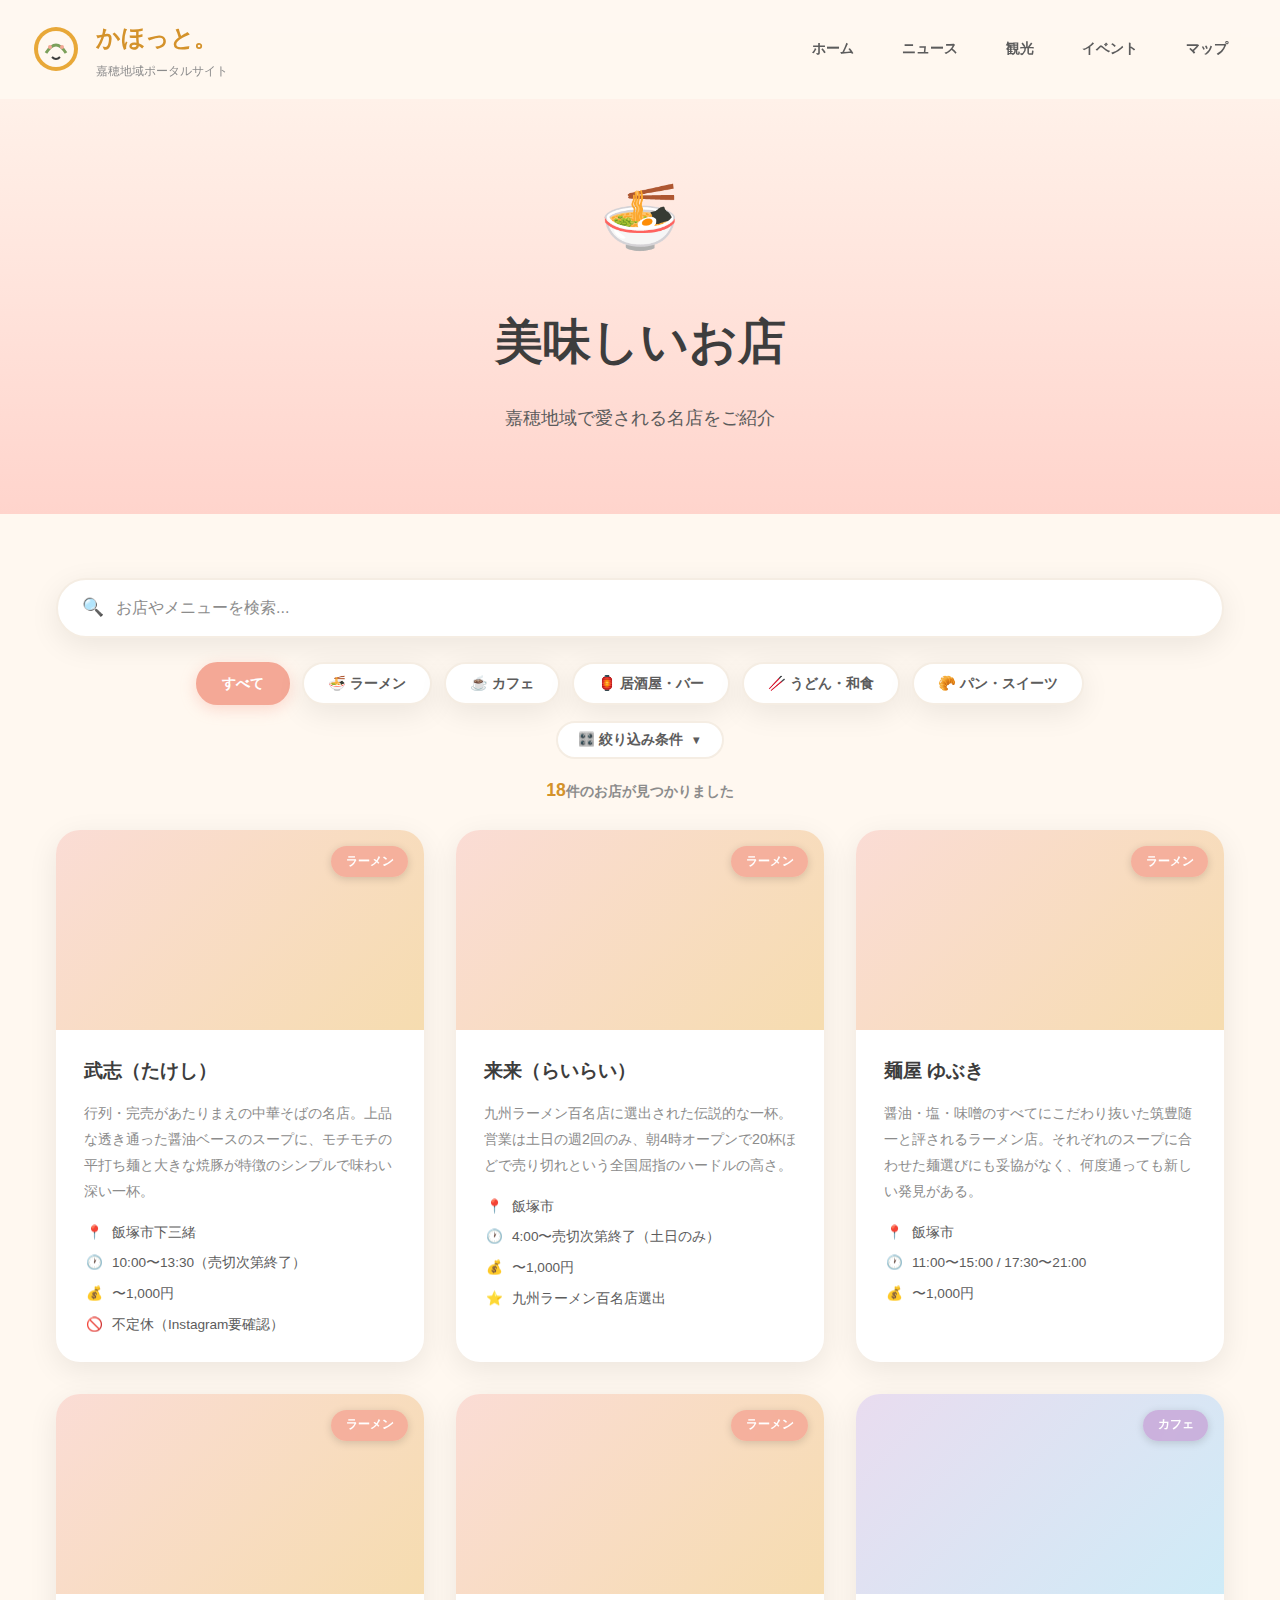
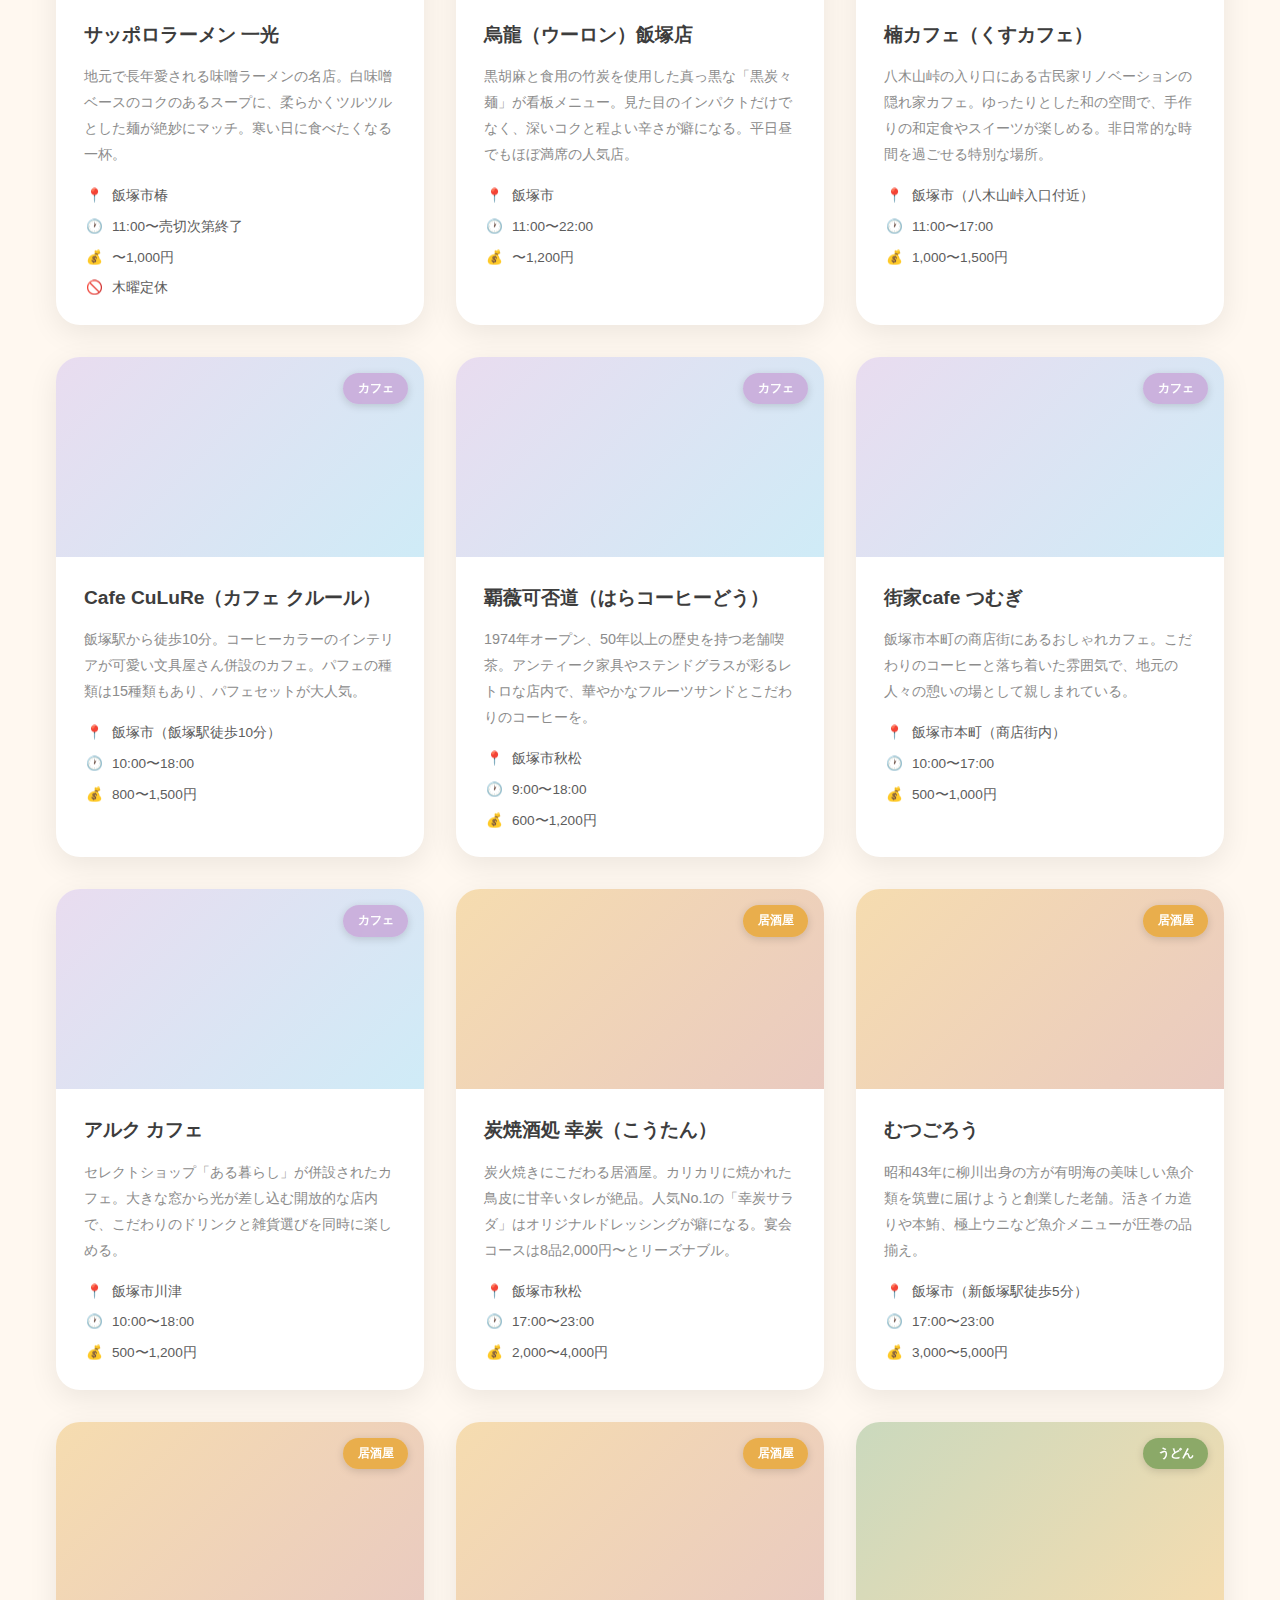
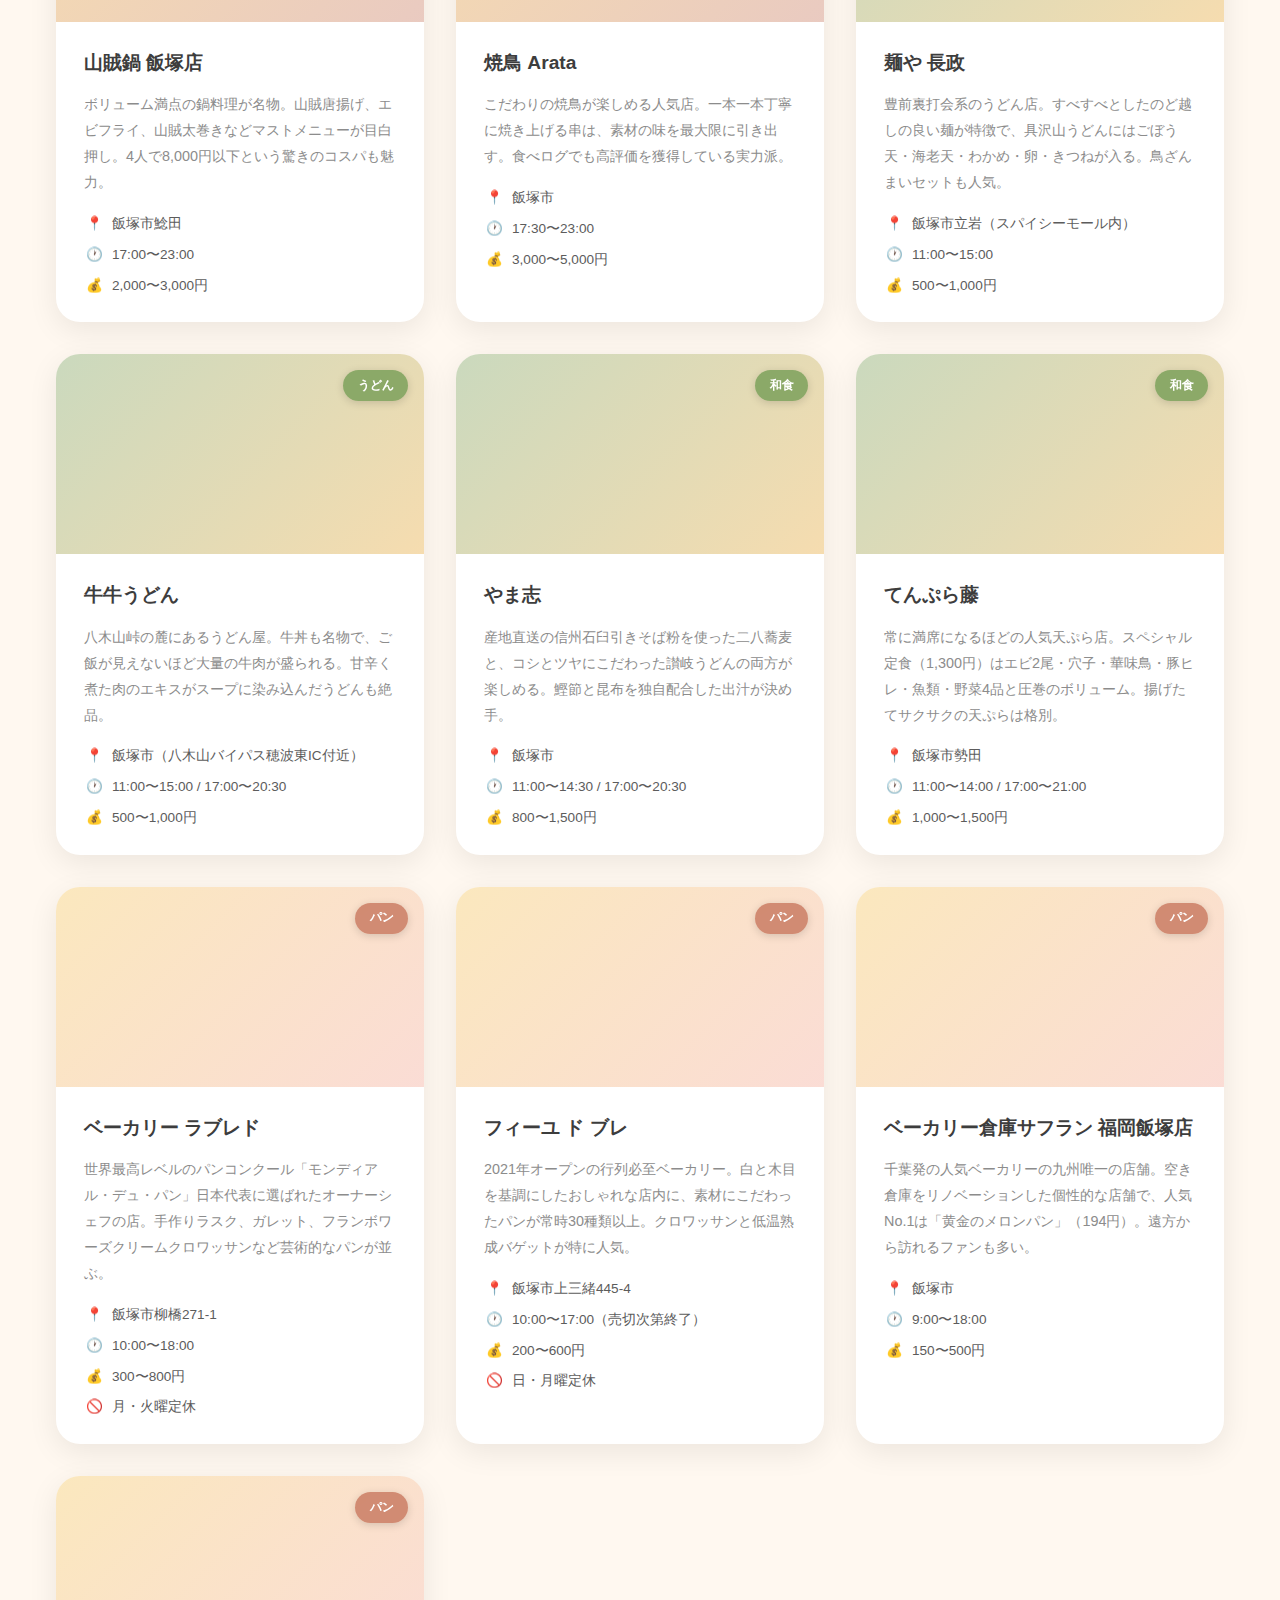
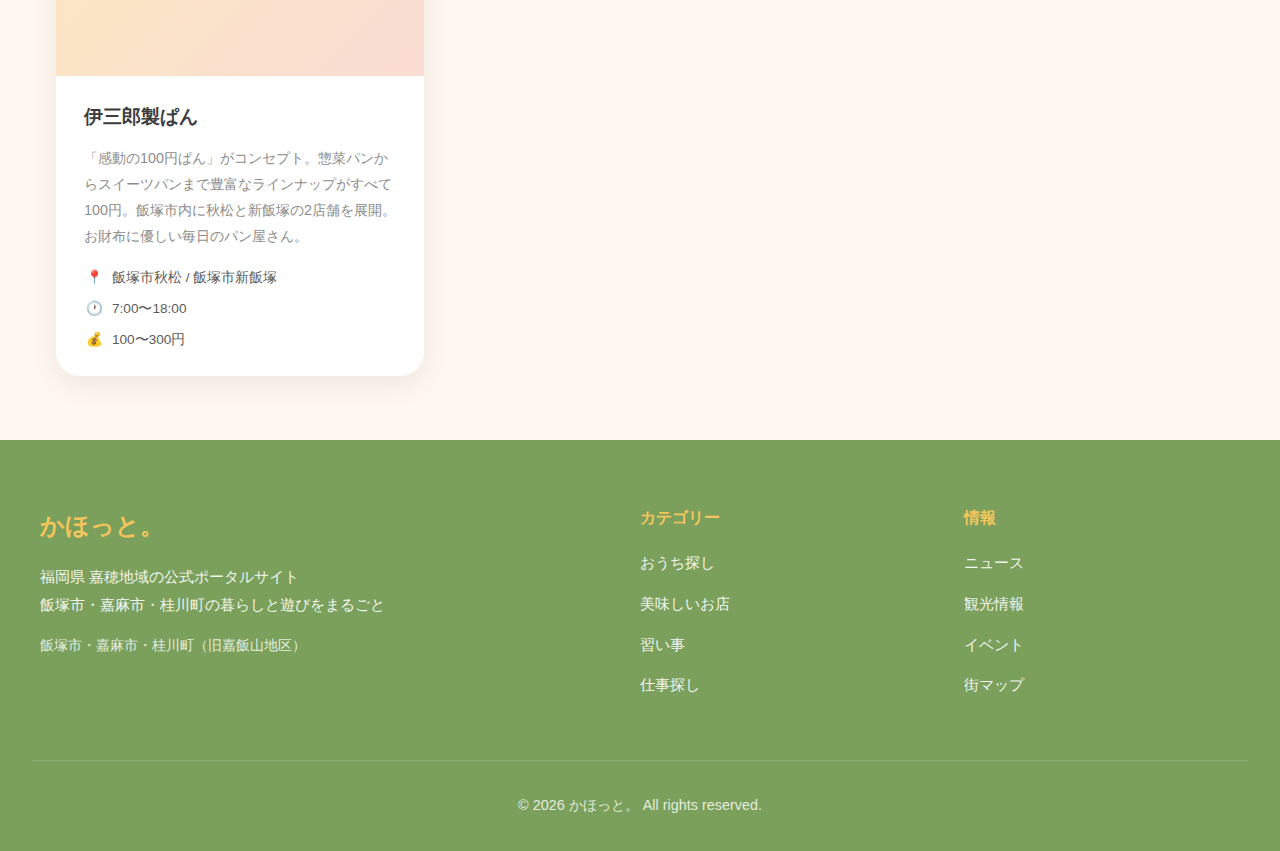
<file: pages/restaurants.html>
<!DOCTYPE html>
<html lang="ja">
<head>
    <meta charset="UTF-8">
    <meta name="viewport" content="width=device-width, initial-scale=1.0">
    <meta name="description" content="嘉穂地域（飯塚市・嘉麻市・桂川町）の美味しいお店をカテゴリ別にご紹介。ラーメン、カフェ、居酒屋、うどん、パン屋など">
    <title>美味しいお店 | かほっと。嘉穂地域ポータルサイト</title>
    <link rel="stylesheet" href="../css/style.css">
    <script src="../js/components.js"></script>
</head>
<body>
    <!-- 共通ヘッダー -->
    <div id="site-header"></div>

    <!-- ページヒーロー -->
    <section class="page-hero page-hero--restaurants">
        <div class="page-hero-content">
            <div class="page-hero-icon">🍜</div>
            <h1 class="page-hero-title">美味しいお店</h1>
            <p class="page-hero-subtitle">嘉穂地域で愛される名店をご紹介</p>
        </div>
    </section>

    <main class="page-content">
        <div class="container">

            <!-- 検索バー -->
            <div class="restaurant-search">
                <span class="restaurant-search-icon">🔍</span>
                <input type="text" id="restaurant-search-input" class="restaurant-search-input" placeholder="お店やメニューを検索...">
            </div>

            <!-- カテゴリフィルター -->
            <div class="restaurant-filter">
                <button class="filter-btn active" data-category="all">すべて</button>
                <button class="filter-btn" data-category="ramen">🍜 ラーメン</button>
                <button class="filter-btn" data-category="cafe">☕ カフェ</button>
                <button class="filter-btn" data-category="izakaya">🏮 居酒屋・バー</button>
                <button class="filter-btn" data-category="washoku">🥢 うどん・和食</button>
                <button class="filter-btn" data-category="bakery">🥐 パン・スイーツ</button>
            </div>

            <!-- 絞り込み条件パネル -->
            <div class="filter-panel-toggle">
                <button id="filter-panel-btn" class="filter-panel-btn">
                    <span>🎛️ 絞り込み条件</span>
                    <span class="filter-panel-arrow">▼</span>
                </button>
                <button id="filter-clear-btn" class="filter-clear-btn" style="display: none;">✕ 条件クリア</button>
            </div>

            <div id="filter-panel" class="filter-panel" style="display: none;">
                <!-- 予算 -->
                <div class="filter-group">
                    <h4 class="filter-group-label">💰 予算</h4>
                    <div class="filter-group-options">
                        <button class="filter-option active" data-filter="budget" data-value="all">すべて</button>
                        <button class="filter-option" data-filter="budget" data-value="1000">〜1,000円</button>
                        <button class="filter-option" data-filter="budget" data-value="3000">〜3,000円</button>
                        <button class="filter-option" data-filter="budget" data-value="3001">3,000円〜</button>
                    </div>
                </div>

                <!-- 時間帯 -->
                <div class="filter-group">
                    <h4 class="filter-group-label">🕐 時間帯</h4>
                    <div class="filter-group-options">
                        <button class="filter-option active" data-filter="time" data-value="all">すべて</button>
                        <button class="filter-option" data-filter="time" data-value="morning">モーニング（〜10時開店）</button>
                        <button class="filter-option" data-filter="time" data-value="lunch">ランチ（11〜14時）</button>
                        <button class="filter-option" data-filter="time" data-value="dinner">ディナー（17時以降）</button>
                    </div>
                </div>

                <!-- 曜日 -->
                <div class="filter-group">
                    <h4 class="filter-group-label">📅 この曜日に営業中のお店</h4>
                    <div class="filter-group-options">
                        <button class="filter-option active" data-filter="day" data-value="all">指定なし</button>
                        <button class="filter-option" data-filter="day" data-value="mon">月</button>
                        <button class="filter-option" data-filter="day" data-value="tue">火</button>
                        <button class="filter-option" data-filter="day" data-value="wed">水</button>
                        <button class="filter-option" data-filter="day" data-value="thu">木</button>
                        <button class="filter-option" data-filter="day" data-value="fri">金</button>
                        <button class="filter-option" data-filter="day" data-value="sat">土</button>
                        <button class="filter-option" data-filter="day" data-value="sun">日</button>
                    </div>
                </div>
            </div>

            <!-- 件数表示 -->
            <div class="restaurant-results-count">
                <span id="results-count">18</span>件のお店が見つかりました
            </div>

            <!-- 店舗一覧 -->
            <div class="restaurant-grid">

                <!-- ========== ラーメン ========== -->

                <article class="restaurant-card" data-category="ramen"
                    data-budget="1000" data-open="10" data-close="14" data-holiday="irregular"
                    data-keywords="中華そば 醤油 平打ち麺 焼豚 行列">
                    <div class="restaurant-card-image" style="background-image: linear-gradient(135deg, rgba(244, 168, 150, 0.4) 0%, rgba(232, 168, 56, 0.4) 100%), url('https://images.unsplash.com/photo-1569718212165-3a8278d5f624?w=800&auto=format&fit=crop');">
                        <span class="restaurant-card-badge restaurant-card-badge--ramen">ラーメン</span>
                    </div>
                    <div class="restaurant-card-content">
                        <h3 class="restaurant-card-title">武志（たけし）</h3>
                        <p class="restaurant-card-description">
                            行列・完売があたりまえの中華そばの名店。上品な透き通った醤油ベースのスープに、モチモチの平打ち麺と大きな焼豚が特徴のシンプルで味わい深い一杯。
                        </p>
                        <div class="restaurant-card-info">
                            <p><span class="info-icon">📍</span>飯塚市下三緒</p>
                            <p><span class="info-icon">🕐</span>10:00〜13:30（売切次第終了）</p>
                            <p><span class="info-icon">💰</span>〜1,000円</p>
                            <p><span class="info-icon">🚫</span>不定休（Instagram要確認）</p>
                        </div>
                    </div>
                </article>

                <article class="restaurant-card" data-category="ramen"
                    data-budget="1000" data-open="4" data-close="8" data-holiday="mon,tue,wed,thu,fri"
                    data-keywords="豚骨 百名店 伝説 土日限定 早朝">
                    <div class="restaurant-card-image" style="background-image: linear-gradient(135deg, rgba(244, 168, 150, 0.4) 0%, rgba(232, 168, 56, 0.4) 100%), url('https://images.unsplash.com/photo-1557872943-16a5ac26437e?w=800&auto=format&fit=crop');">
                        <span class="restaurant-card-badge restaurant-card-badge--ramen">ラーメン</span>
                    </div>
                    <div class="restaurant-card-content">
                        <h3 class="restaurant-card-title">来来（らいらい）</h3>
                        <p class="restaurant-card-description">
                            九州ラーメン百名店に選出された伝説的な一杯。営業は土日の週2回のみ、朝4時オープンで20杯ほどで売り切れという全国屈指のハードルの高さ。
                        </p>
                        <div class="restaurant-card-info">
                            <p><span class="info-icon">📍</span>飯塚市</p>
                            <p><span class="info-icon">🕐</span>4:00〜売切次第終了（土日のみ）</p>
                            <p><span class="info-icon">💰</span>〜1,000円</p>
                            <p><span class="info-icon">⭐</span>九州ラーメン百名店選出</p>
                        </div>
                    </div>
                </article>

                <article class="restaurant-card" data-category="ramen"
                    data-budget="1000" data-open="11" data-close="21" data-holiday=""
                    data-keywords="醤油 塩 味噌 こだわり 筑豊随一">
                    <div class="restaurant-card-image" style="background-image: linear-gradient(135deg, rgba(244, 168, 150, 0.4) 0%, rgba(232, 168, 56, 0.4) 100%), url('https://images.unsplash.com/photo-1623341214825-9f4f963727da?w=800&auto=format&fit=crop');">
                        <span class="restaurant-card-badge restaurant-card-badge--ramen">ラーメン</span>
                    </div>
                    <div class="restaurant-card-content">
                        <h3 class="restaurant-card-title">麺屋 ゆぶき</h3>
                        <p class="restaurant-card-description">
                            醤油・塩・味噌のすべてにこだわり抜いた筑豊随一と評されるラーメン店。それぞれのスープに合わせた麺選びにも妥協がなく、何度通っても新しい発見がある。
                        </p>
                        <div class="restaurant-card-info">
                            <p><span class="info-icon">📍</span>飯塚市</p>
                            <p><span class="info-icon">🕐</span>11:00〜15:00 / 17:30〜21:00</p>
                            <p><span class="info-icon">💰</span>〜1,000円</p>
                        </div>
                    </div>
                </article>

                <article class="restaurant-card" data-category="ramen"
                    data-budget="1000" data-open="11" data-close="15" data-holiday="thu"
                    data-keywords="味噌 白味噌 札幌 みそラーメン">
                    <div class="restaurant-card-image" style="background-image: linear-gradient(135deg, rgba(244, 168, 150, 0.4) 0%, rgba(232, 168, 56, 0.4) 100%), url('https://images.unsplash.com/photo-1614563637806-1d0e645e0940?w=800&auto=format&fit=crop');">
                        <span class="restaurant-card-badge restaurant-card-badge--ramen">ラーメン</span>
                    </div>
                    <div class="restaurant-card-content">
                        <h3 class="restaurant-card-title">サッポロラーメン 一光</h3>
                        <p class="restaurant-card-description">
                            地元で長年愛される味噌ラーメンの名店。白味噌ベースのコクのあるスープに、柔らかくツルツルとした麺が絶妙にマッチ。寒い日に食べたくなる一杯。
                        </p>
                        <div class="restaurant-card-info">
                            <p><span class="info-icon">📍</span>飯塚市椿</p>
                            <p><span class="info-icon">🕐</span>11:00〜売切次第終了</p>
                            <p><span class="info-icon">💰</span>〜1,000円</p>
                            <p><span class="info-icon">🚫</span>木曜定休</p>
                        </div>
                    </div>
                </article>

                <article class="restaurant-card" data-category="ramen"
                    data-budget="1200" data-open="11" data-close="22" data-holiday=""
                    data-keywords="担々麺 黒胡麻 竹炭 黒炭々麺 辛い">
                    <div class="restaurant-card-image" style="background-image: linear-gradient(135deg, rgba(244, 168, 150, 0.4) 0%, rgba(232, 168, 56, 0.4) 100%), url('https://images.unsplash.com/photo-1552611052-33e04de1b100?w=800&auto=format&fit=crop');">
                        <span class="restaurant-card-badge restaurant-card-badge--ramen">ラーメン</span>
                    </div>
                    <div class="restaurant-card-content">
                        <h3 class="restaurant-card-title">烏龍（ウーロン）飯塚店</h3>
                        <p class="restaurant-card-description">
                            黒胡麻と食用の竹炭を使用した真っ黒な「黒炭々麺」が看板メニュー。見た目のインパクトだけでなく、深いコクと程よい辛さが癖になる。平日昼でもほぼ満席の人気店。
                        </p>
                        <div class="restaurant-card-info">
                            <p><span class="info-icon">📍</span>飯塚市</p>
                            <p><span class="info-icon">🕐</span>11:00〜22:00</p>
                            <p><span class="info-icon">💰</span>〜1,200円</p>
                        </div>
                    </div>
                </article>

                <!-- ========== カフェ ========== -->

                <article class="restaurant-card" data-category="cafe"
                    data-budget="1500" data-open="11" data-close="17" data-holiday=""
                    data-keywords="古民家 隠れ家 和定食 スイーツ 八木山">
                    <div class="restaurant-card-image" style="background-image: linear-gradient(135deg, rgba(200, 168, 216, 0.4) 0%, rgba(135, 206, 235, 0.4) 100%), url('https://images.unsplash.com/photo-1554118811-1e0d58224f24?w=800&auto=format&fit=crop');">
                        <span class="restaurant-card-badge restaurant-card-badge--cafe">カフェ</span>
                    </div>
                    <div class="restaurant-card-content">
                        <h3 class="restaurant-card-title">楠カフェ（くすカフェ）</h3>
                        <p class="restaurant-card-description">
                            八木山峠の入り口にある古民家リノベーションの隠れ家カフェ。ゆったりとした和の空間で、手作りの和定食やスイーツが楽しめる。非日常的な時間を過ごせる特別な場所。
                        </p>
                        <div class="restaurant-card-info">
                            <p><span class="info-icon">📍</span>飯塚市（八木山峠入口付近）</p>
                            <p><span class="info-icon">🕐</span>11:00〜17:00</p>
                            <p><span class="info-icon">💰</span>1,000〜1,500円</p>
                        </div>
                    </div>
                </article>

                <article class="restaurant-card" data-category="cafe"
                    data-budget="1500" data-open="10" data-close="18" data-holiday=""
                    data-keywords="パフェ 文具 文房具 おしゃれ">
                    <div class="restaurant-card-image" style="background-image: linear-gradient(135deg, rgba(200, 168, 216, 0.4) 0%, rgba(135, 206, 235, 0.4) 100%), url('https://images.unsplash.com/photo-1495474472287-4d71bcdd2085?w=800&auto=format&fit=crop');">
                        <span class="restaurant-card-badge restaurant-card-badge--cafe">カフェ</span>
                    </div>
                    <div class="restaurant-card-content">
                        <h3 class="restaurant-card-title">Cafe CuLuRe（カフェ クルール）</h3>
                        <p class="restaurant-card-description">
                            飯塚駅から徒歩10分。コーヒーカラーのインテリアが可愛い文具屋さん併設のカフェ。パフェの種類は15種類もあり、パフェセットが大人気。
                        </p>
                        <div class="restaurant-card-info">
                            <p><span class="info-icon">📍</span>飯塚市（飯塚駅徒歩10分）</p>
                            <p><span class="info-icon">🕐</span>10:00〜18:00</p>
                            <p><span class="info-icon">💰</span>800〜1,500円</p>
                        </div>
                    </div>
                </article>

                <article class="restaurant-card" data-category="cafe"
                    data-budget="1200" data-open="9" data-close="18" data-holiday=""
                    data-keywords="老舗 喫茶 レトロ フルーツサンド コーヒー アンティーク">
                    <div class="restaurant-card-image" style="background-image: linear-gradient(135deg, rgba(200, 168, 216, 0.4) 0%, rgba(135, 206, 235, 0.4) 100%), url('https://images.unsplash.com/photo-1509042239860-f550ce710b93?w=800&auto=format&fit=crop');">
                        <span class="restaurant-card-badge restaurant-card-badge--cafe">カフェ</span>
                    </div>
                    <div class="restaurant-card-content">
                        <h3 class="restaurant-card-title">覇薇可否道（はらコーヒーどう）</h3>
                        <p class="restaurant-card-description">
                            1974年オープン、50年以上の歴史を持つ老舗喫茶。アンティーク家具やステンドグラスが彩るレトロな店内で、華やかなフルーツサンドとこだわりのコーヒーを。
                        </p>
                        <div class="restaurant-card-info">
                            <p><span class="info-icon">📍</span>飯塚市秋松</p>
                            <p><span class="info-icon">🕐</span>9:00〜18:00</p>
                            <p><span class="info-icon">💰</span>600〜1,200円</p>
                        </div>
                    </div>
                </article>

                <article class="restaurant-card" data-category="cafe"
                    data-budget="1000" data-open="10" data-close="17" data-holiday=""
                    data-keywords="商店街 コーヒー 憩い">
                    <div class="restaurant-card-image" style="background-image: linear-gradient(135deg, rgba(200, 168, 216, 0.4) 0%, rgba(135, 206, 235, 0.4) 100%), url('https://images.unsplash.com/photo-1600093463592-8e36ae95ef56?w=800&auto=format&fit=crop');">
                        <span class="restaurant-card-badge restaurant-card-badge--cafe">カフェ</span>
                    </div>
                    <div class="restaurant-card-content">
                        <h3 class="restaurant-card-title">街家cafe つむぎ</h3>
                        <p class="restaurant-card-description">
                            飯塚市本町の商店街にあるおしゃれカフェ。こだわりのコーヒーと落ち着いた雰囲気で、地元の人々の憩いの場として親しまれている。
                        </p>
                        <div class="restaurant-card-info">
                            <p><span class="info-icon">📍</span>飯塚市本町（商店街内）</p>
                            <p><span class="info-icon">🕐</span>10:00〜17:00</p>
                            <p><span class="info-icon">💰</span>500〜1,000円</p>
                        </div>
                    </div>
                </article>

                <article class="restaurant-card" data-category="cafe"
                    data-budget="1200" data-open="10" data-close="18" data-holiday=""
                    data-keywords="セレクトショップ 雑貨 おしゃれ ドリンク">
                    <div class="restaurant-card-image" style="background-image: linear-gradient(135deg, rgba(200, 168, 216, 0.4) 0%, rgba(135, 206, 235, 0.4) 100%), url('https://images.unsplash.com/photo-1442512595331-e89e73853f31?w=800&auto=format&fit=crop');">
                        <span class="restaurant-card-badge restaurant-card-badge--cafe">カフェ</span>
                    </div>
                    <div class="restaurant-card-content">
                        <h3 class="restaurant-card-title">アルク カフェ</h3>
                        <p class="restaurant-card-description">
                            セレクトショップ「ある暮らし」が併設されたカフェ。大きな窓から光が差し込む開放的な店内で、こだわりのドリンクと雑貨選びを同時に楽しめる。
                        </p>
                        <div class="restaurant-card-info">
                            <p><span class="info-icon">📍</span>飯塚市川津</p>
                            <p><span class="info-icon">🕐</span>10:00〜18:00</p>
                            <p><span class="info-icon">💰</span>500〜1,200円</p>
                        </div>
                    </div>
                </article>

                <!-- ========== 居酒屋・バー ========== -->

                <article class="restaurant-card" data-category="izakaya"
                    data-budget="4000" data-open="17" data-close="23" data-holiday=""
                    data-keywords="炭火焼き 焼鳥 鳥皮 サラダ 宴会">
                    <div class="restaurant-card-image" style="background-image: linear-gradient(135deg, rgba(232, 168, 56, 0.4) 0%, rgba(201, 123, 99, 0.4) 100%), url('https://images.unsplash.com/photo-1514933651103-005eec06c04b?w=800&auto=format&fit=crop');">
                        <span class="restaurant-card-badge restaurant-card-badge--izakaya">居酒屋</span>
                    </div>
                    <div class="restaurant-card-content">
                        <h3 class="restaurant-card-title">炭焼酒処 幸炭（こうたん）</h3>
                        <p class="restaurant-card-description">
                            炭火焼きにこだわる居酒屋。カリカリに焼かれた鳥皮に甘辛いタレが絶品。人気No.1の「幸炭サラダ」はオリジナルドレッシングが癖になる。宴会コースは8品2,000円〜とリーズナブル。
                        </p>
                        <div class="restaurant-card-info">
                            <p><span class="info-icon">📍</span>飯塚市秋松</p>
                            <p><span class="info-icon">🕐</span>17:00〜23:00</p>
                            <p><span class="info-icon">💰</span>2,000〜4,000円</p>
                        </div>
                    </div>
                </article>

                <article class="restaurant-card" data-category="izakaya"
                    data-budget="5000" data-open="17" data-close="23" data-holiday=""
                    data-keywords="魚介 刺身 イカ 鮪 ウニ 海鮮 老舗">
                    <div class="restaurant-card-image" style="background-image: linear-gradient(135deg, rgba(232, 168, 56, 0.4) 0%, rgba(201, 123, 99, 0.4) 100%), url('https://images.unsplash.com/photo-1553621042-f6e147245754?w=800&auto=format&fit=crop');">
                        <span class="restaurant-card-badge restaurant-card-badge--izakaya">居酒屋</span>
                    </div>
                    <div class="restaurant-card-content">
                        <h3 class="restaurant-card-title">むつごろう</h3>
                        <p class="restaurant-card-description">
                            昭和43年に柳川出身の方が有明海の美味しい魚介類を筑豊に届けようと創業した老舗。活きイカ造りや本鮪、極上ウニなど魚介メニューが圧巻の品揃え。
                        </p>
                        <div class="restaurant-card-info">
                            <p><span class="info-icon">📍</span>飯塚市（新飯塚駅徒歩5分）</p>
                            <p><span class="info-icon">🕐</span>17:00〜23:00</p>
                            <p><span class="info-icon">💰</span>3,000〜5,000円</p>
                        </div>
                    </div>
                </article>

                <article class="restaurant-card" data-category="izakaya"
                    data-budget="3000" data-open="17" data-close="23" data-holiday=""
                    data-keywords="鍋 唐揚げ エビフライ 太巻き コスパ ボリューム">
                    <div class="restaurant-card-image" style="background-image: linear-gradient(135deg, rgba(232, 168, 56, 0.4) 0%, rgba(201, 123, 99, 0.4) 100%), url('https://images.unsplash.com/photo-1504674900247-0877df9cc836?w=800&auto=format&fit=crop');">
                        <span class="restaurant-card-badge restaurant-card-badge--izakaya">居酒屋</span>
                    </div>
                    <div class="restaurant-card-content">
                        <h3 class="restaurant-card-title">山賊鍋 飯塚店</h3>
                        <p class="restaurant-card-description">
                            ボリューム満点の鍋料理が名物。山賊唐揚げ、エビフライ、山賊太巻きなどマストメニューが目白押し。4人で8,000円以下という驚きのコスパも魅力。
                        </p>
                        <div class="restaurant-card-info">
                            <p><span class="info-icon">📍</span>飯塚市鯰田</p>
                            <p><span class="info-icon">🕐</span>17:00〜23:00</p>
                            <p><span class="info-icon">💰</span>2,000〜3,000円</p>
                        </div>
                    </div>
                </article>

                <article class="restaurant-card" data-category="izakaya"
                    data-budget="5000" data-open="17" data-close="23" data-holiday=""
                    data-keywords="焼鳥 焼き鳥 串 こだわり">
                    <div class="restaurant-card-image" style="background-image: linear-gradient(135deg, rgba(232, 168, 56, 0.4) 0%, rgba(201, 123, 99, 0.4) 100%), url('https://images.unsplash.com/photo-1529006557810-274b9b2fc783?w=800&auto=format&fit=crop');">
                        <span class="restaurant-card-badge restaurant-card-badge--izakaya">居酒屋</span>
                    </div>
                    <div class="restaurant-card-content">
                        <h3 class="restaurant-card-title">焼鳥 Arata</h3>
                        <p class="restaurant-card-description">
                            こだわりの焼鳥が楽しめる人気店。一本一本丁寧に焼き上げる串は、素材の味を最大限に引き出す。食べログでも高評価を獲得している実力派。
                        </p>
                        <div class="restaurant-card-info">
                            <p><span class="info-icon">📍</span>飯塚市</p>
                            <p><span class="info-icon">🕐</span>17:30〜23:00</p>
                            <p><span class="info-icon">💰</span>3,000〜5,000円</p>
                        </div>
                    </div>
                </article>

                <!-- ========== うどん・和食 ========== -->

                <article class="restaurant-card" data-category="washoku"
                    data-budget="1000" data-open="11" data-close="15" data-holiday=""
                    data-keywords="うどん 豊前裏打会 ごぼう天 海老天 鳥ざんまい">
                    <div class="restaurant-card-image" style="background-image: linear-gradient(135deg, rgba(123, 160, 91, 0.4) 0%, rgba(232, 168, 56, 0.4) 100%), url('https://images.unsplash.com/photo-1618841557871-b4664fbf0cb3?w=800&auto=format&fit=crop');">
                        <span class="restaurant-card-badge restaurant-card-badge--washoku">うどん</span>
                    </div>
                    <div class="restaurant-card-content">
                        <h3 class="restaurant-card-title">麺や 長政</h3>
                        <p class="restaurant-card-description">
                            豊前裏打会系のうどん店。すべすべとしたのど越しの良い麺が特徴で、具沢山うどんにはごぼう天・海老天・わかめ・卵・きつねが入る。鳥ざんまいセットも人気。
                        </p>
                        <div class="restaurant-card-info">
                            <p><span class="info-icon">📍</span>飯塚市立岩（スパイシーモール内）</p>
                            <p><span class="info-icon">🕐</span>11:00〜15:00</p>
                            <p><span class="info-icon">💰</span>500〜1,000円</p>
                        </div>
                    </div>
                </article>

                <article class="restaurant-card" data-category="washoku"
                    data-budget="1000" data-open="11" data-close="21" data-holiday=""
                    data-keywords="うどん 牛丼 牛肉 八木山 ボリューム">
                    <div class="restaurant-card-image" style="background-image: linear-gradient(135deg, rgba(123, 160, 91, 0.4) 0%, rgba(232, 168, 56, 0.4) 100%), url('https://images.unsplash.com/photo-1565299624946-b28f40a0ae38?w=800&auto=format&fit=crop');">
                        <span class="restaurant-card-badge restaurant-card-badge--washoku">うどん</span>
                    </div>
                    <div class="restaurant-card-content">
                        <h3 class="restaurant-card-title">牛牛うどん</h3>
                        <p class="restaurant-card-description">
                            八木山峠の麓にあるうどん屋。牛丼も名物で、ご飯が見えないほど大量の牛肉が盛られる。甘辛く煮た肉のエキスがスープに染み込んだうどんも絶品。
                        </p>
                        <div class="restaurant-card-info">
                            <p><span class="info-icon">📍</span>飯塚市（八木山バイパス穂波東IC付近）</p>
                            <p><span class="info-icon">🕐</span>11:00〜15:00 / 17:00〜20:30</p>
                            <p><span class="info-icon">💰</span>500〜1,000円</p>
                        </div>
                    </div>
                </article>

                <article class="restaurant-card" data-category="washoku"
                    data-budget="1500" data-open="11" data-close="21" data-holiday=""
                    data-keywords="蕎麦 そば うどん 讃岐 出汁 二八蕎麦">
                    <div class="restaurant-card-image" style="background-image: linear-gradient(135deg, rgba(123, 160, 91, 0.4) 0%, rgba(232, 168, 56, 0.4) 100%), url('https://images.unsplash.com/photo-1553621042-f6e147245754?w=800&auto=format&fit=crop');">
                        <span class="restaurant-card-badge restaurant-card-badge--washoku">和食</span>
                    </div>
                    <div class="restaurant-card-content">
                        <h3 class="restaurant-card-title">やま志</h3>
                        <p class="restaurant-card-description">
                            産地直送の信州石臼引きそば粉を使った二八蕎麦と、コシとツヤにこだわった讃岐うどんの両方が楽しめる。鰹節と昆布を独自配合した出汁が決め手。
                        </p>
                        <div class="restaurant-card-info">
                            <p><span class="info-icon">📍</span>飯塚市</p>
                            <p><span class="info-icon">🕐</span>11:00〜14:30 / 17:00〜20:30</p>
                            <p><span class="info-icon">💰</span>800〜1,500円</p>
                        </div>
                    </div>
                </article>

                <article class="restaurant-card" data-category="washoku"
                    data-budget="1500" data-open="11" data-close="21" data-holiday=""
                    data-keywords="天ぷら てんぷら 定食 エビ 穴子 華味鳥 揚げたて サクサク">
                    <div class="restaurant-card-image" style="background-image: linear-gradient(135deg, rgba(123, 160, 91, 0.4) 0%, rgba(232, 168, 56, 0.4) 100%), url('https://images.unsplash.com/photo-1519984388953-d2406bc725e1?w=800&auto=format&fit=crop');">
                        <span class="restaurant-card-badge restaurant-card-badge--washoku">和食</span>
                    </div>
                    <div class="restaurant-card-content">
                        <h3 class="restaurant-card-title">てんぷら藤</h3>
                        <p class="restaurant-card-description">
                            常に満席になるほどの人気天ぷら店。スペシャル定食（1,300円）はエビ2尾・穴子・華味鳥・豚ヒレ・魚類・野菜4品と圧巻のボリューム。揚げたてサクサクの天ぷらは格別。
                        </p>
                        <div class="restaurant-card-info">
                            <p><span class="info-icon">📍</span>飯塚市勢田</p>
                            <p><span class="info-icon">🕐</span>11:00〜14:00 / 17:00〜21:00</p>
                            <p><span class="info-icon">💰</span>1,000〜1,500円</p>
                        </div>
                    </div>
                </article>

                <!-- ========== パン・スイーツ ========== -->

                <article class="restaurant-card" data-category="bakery"
                    data-budget="800" data-open="10" data-close="18" data-holiday="mon,tue"
                    data-keywords="パン クロワッサン ラスク ガレット フランボワーズ 世界大会">
                    <div class="restaurant-card-image" style="background-image: linear-gradient(135deg, rgba(245, 197, 92, 0.4) 0%, rgba(244, 168, 150, 0.4) 100%), url('https://images.unsplash.com/photo-1509440159596-0249088772ff?w=800&auto=format&fit=crop');">
                        <span class="restaurant-card-badge restaurant-card-badge--bakery">パン</span>
                    </div>
                    <div class="restaurant-card-content">
                        <h3 class="restaurant-card-title">ベーカリー ラブレド</h3>
                        <p class="restaurant-card-description">
                            世界最高レベルのパンコンクール「モンディアル・デュ・パン」日本代表に選ばれたオーナーシェフの店。手作りラスク、ガレット、フランボワーズクリームクロワッサンなど芸術的なパンが並ぶ。
                        </p>
                        <div class="restaurant-card-info">
                            <p><span class="info-icon">📍</span>飯塚市柳橋271-1</p>
                            <p><span class="info-icon">🕐</span>10:00〜18:00</p>
                            <p><span class="info-icon">💰</span>300〜800円</p>
                            <p><span class="info-icon">🚫</span>月・火曜定休</p>
                        </div>
                    </div>
                </article>

                <article class="restaurant-card" data-category="bakery"
                    data-budget="600" data-open="10" data-close="17" data-holiday="sun,mon"
                    data-keywords="パン バゲット クロワッサン 低温熟成 行列">
                    <div class="restaurant-card-image" style="background-image: linear-gradient(135deg, rgba(245, 197, 92, 0.4) 0%, rgba(244, 168, 150, 0.4) 100%), url('https://images.unsplash.com/photo-1555507036-ab1f4038024a?w=800&auto=format&fit=crop');">
                        <span class="restaurant-card-badge restaurant-card-badge--bakery">パン</span>
                    </div>
                    <div class="restaurant-card-content">
                        <h3 class="restaurant-card-title">フィーユ ド ブレ</h3>
                        <p class="restaurant-card-description">
                            2021年オープンの行列必至ベーカリー。白と木目を基調にしたおしゃれな店内に、素材にこだわったパンが常時30種類以上。クロワッサンと低温熟成バゲットが特に人気。
                        </p>
                        <div class="restaurant-card-info">
                            <p><span class="info-icon">📍</span>飯塚市上三緒445-4</p>
                            <p><span class="info-icon">🕐</span>10:00〜17:00（売切次第終了）</p>
                            <p><span class="info-icon">💰</span>200〜600円</p>
                            <p><span class="info-icon">🚫</span>日・月曜定休</p>
                        </div>
                    </div>
                </article>

                <article class="restaurant-card" data-category="bakery"
                    data-budget="500" data-open="9" data-close="18" data-holiday=""
                    data-keywords="パン メロンパン 倉庫 リノベーション 石窯">
                    <div class="restaurant-card-image" style="background-image: linear-gradient(135deg, rgba(245, 197, 92, 0.4) 0%, rgba(244, 168, 150, 0.4) 100%), url('https://images.unsplash.com/photo-1608198093002-ad4e005571be?w=800&auto=format&fit=crop');">
                        <span class="restaurant-card-badge restaurant-card-badge--bakery">パン</span>
                    </div>
                    <div class="restaurant-card-content">
                        <h3 class="restaurant-card-title">ベーカリー倉庫サフラン 福岡飯塚店</h3>
                        <p class="restaurant-card-description">
                            千葉発の人気ベーカリーの九州唯一の店舗。空き倉庫をリノベーションした個性的な店舗で、人気No.1は「黄金のメロンパン」（194円）。遠方から訪れるファンも多い。
                        </p>
                        <div class="restaurant-card-info">
                            <p><span class="info-icon">📍</span>飯塚市</p>
                            <p><span class="info-icon">🕐</span>9:00〜18:00</p>
                            <p><span class="info-icon">💰</span>150〜500円</p>
                        </div>
                    </div>
                </article>

                <article class="restaurant-card" data-category="bakery"
                    data-budget="300" data-open="7" data-close="18" data-holiday=""
                    data-keywords="パン 100円 惣菜パン スイーツパン お手頃">
                    <div class="restaurant-card-image" style="background-image: linear-gradient(135deg, rgba(245, 197, 92, 0.4) 0%, rgba(244, 168, 150, 0.4) 100%), url('https://images.unsplash.com/photo-1517433670267-08bbd4be890f?w=800&auto=format&fit=crop');">
                        <span class="restaurant-card-badge restaurant-card-badge--bakery">パン</span>
                    </div>
                    <div class="restaurant-card-content">
                        <h3 class="restaurant-card-title">伊三郎製ぱん</h3>
                        <p class="restaurant-card-description">
                            「感動の100円ぱん」がコンセプト。惣菜パンからスイーツパンまで豊富なラインナップがすべて100円。飯塚市内に秋松と新飯塚の2店舗を展開。お財布に優しい毎日のパン屋さん。
                        </p>
                        <div class="restaurant-card-info">
                            <p><span class="info-icon">📍</span>飯塚市秋松 / 飯塚市新飯塚</p>
                            <p><span class="info-icon">🕐</span>7:00〜18:00</p>
                            <p><span class="info-icon">💰</span>100〜300円</p>
                        </div>
                    </div>
                </article>

            </div>

            <!-- フィルター結果なしメッセージ -->
            <div class="restaurant-no-results" style="display: none;">
                <p>該当するお店が見つかりませんでした。</p>
                <p class="restaurant-no-results-hint">条件を変えて再度お試しください。</p>
            </div>

        </div>
    </main>

    <!-- 共通ボトムナビ -->
    <div id="site-bottom-nav"></div>

    <!-- 共通フッター -->
    <div id="site-footer"></div>

    <script src="../js/main.js"></script>

    <!-- 検索・フィルター機能 -->
    <script>
    (function() {
        // --- 要素取得 ---
        var searchInput = document.getElementById('restaurant-search-input');
        var categoryBtns = document.querySelectorAll('.filter-btn');
        var filterPanelBtn = document.getElementById('filter-panel-btn');
        var filterPanel = document.getElementById('filter-panel');
        var filterClearBtn = document.getElementById('filter-clear-btn');
        var filterOptions = document.querySelectorAll('.filter-option');
        var cards = document.querySelectorAll('.restaurant-card');
        var noResults = document.querySelector('.restaurant-no-results');
        var resultsCount = document.getElementById('results-count');

        // --- 現在のフィルター状態 ---
        var state = {
            search: '',
            category: 'all',
            budget: 'all',
            time: 'all',
            day: 'all'
        };

        // --- パネル開閉 ---
        filterPanelBtn.addEventListener('click', function() {
            var isOpen = filterPanel.style.display !== 'none';
            filterPanel.style.display = isOpen ? 'none' : 'block';
            filterPanelBtn.querySelector('.filter-panel-arrow').textContent = isOpen ? '▼' : '▲';
        });

        // --- 検索バー ---
        var searchTimer = null;
        searchInput.addEventListener('input', function() {
            clearTimeout(searchTimer);
            searchTimer = setTimeout(function() {
                state.search = searchInput.value.trim().toLowerCase();
                applyFilters();
            }, 200);
        });

        // --- カテゴリタブ ---
        categoryBtns.forEach(function(btn) {
            btn.addEventListener('click', function() {
                categoryBtns.forEach(function(b) { b.classList.remove('active'); });
                btn.classList.add('active');
                state.category = btn.getAttribute('data-category');
                applyFilters();
            });
        });

        // --- 条件フィルター（予算・時間帯・曜日） ---
        filterOptions.forEach(function(opt) {
            opt.addEventListener('click', function() {
                var filterType = opt.getAttribute('data-filter');
                // 同グループ内のアクティブを切り替え
                var siblings = document.querySelectorAll('.filter-option[data-filter="' + filterType + '"]');
                siblings.forEach(function(s) { s.classList.remove('active'); });
                opt.classList.add('active');
                state[filterType] = opt.getAttribute('data-value');
                applyFilters();
                updateClearBtn();
            });
        });

        // --- 条件クリア ---
        filterClearBtn.addEventListener('click', function() {
            state.budget = 'all';
            state.time = 'all';
            state.day = 'all';
            filterOptions.forEach(function(opt) {
                opt.classList.remove('active');
                if (opt.getAttribute('data-value') === 'all') {
                    opt.classList.add('active');
                }
            });
            applyFilters();
            updateClearBtn();
        });

        function updateClearBtn() {
            var hasCondition = state.budget !== 'all' || state.time !== 'all' || state.day !== 'all';
            filterClearBtn.style.display = hasCondition ? 'inline-flex' : 'none';
        }

        // --- メインフィルターロジック ---
        function applyFilters() {
            var visibleCount = 0;

            cards.forEach(function(card) {
                var visible = true;

                // 1. テキスト検索（店名・説明・キーワード）
                if (state.search) {
                    var title = card.querySelector('.restaurant-card-title').textContent.toLowerCase();
                    var desc = card.querySelector('.restaurant-card-description').textContent.toLowerCase();
                    var keywords = (card.getAttribute('data-keywords') || '').toLowerCase();
                    var infoText = card.querySelector('.restaurant-card-info').textContent.toLowerCase();
                    if (title.indexOf(state.search) === -1 &&
                        desc.indexOf(state.search) === -1 &&
                        keywords.indexOf(state.search) === -1 &&
                        infoText.indexOf(state.search) === -1) {
                        visible = false;
                    }
                }

                // 2. カテゴリ
                if (visible && state.category !== 'all') {
                    if (card.getAttribute('data-category') !== state.category) {
                        visible = false;
                    }
                }

                // 3. 予算
                if (visible && state.budget !== 'all') {
                    var cardBudget = parseInt(card.getAttribute('data-budget'), 10);
                    var budgetVal = parseInt(state.budget, 10);
                    if (budgetVal <= 3000) {
                        // 〜X円: カードの予算がX以下
                        if (cardBudget > budgetVal) visible = false;
                    } else {
                        // 3,000円〜: カードの予算が3000超
                        if (cardBudget <= 3000) visible = false;
                    }
                }

                // 4. 時間帯
                if (visible && state.time !== 'all') {
                    var open = parseInt(card.getAttribute('data-open'), 10);
                    var close = parseInt(card.getAttribute('data-close'), 10);
                    if (state.time === 'morning') {
                        // 10時以前に開店
                        if (open > 10) visible = false;
                    } else if (state.time === 'lunch') {
                        // 11〜14時に営業中（openが14以前 かつ closeが11以降）
                        if (open > 14 || close < 11) visible = false;
                    } else if (state.time === 'dinner') {
                        // 17時以降も営業（closeが17以降）
                        if (close < 17) visible = false;
                    }
                }

                // 5. 曜日（指定曜日が定休日でない）
                if (visible && state.day !== 'all') {
                    var holiday = card.getAttribute('data-holiday') || '';
                    if (holiday === 'irregular') {
                        // 不定休は判定不能、表示する
                    } else if (holiday) {
                        var holidays = holiday.split(',');
                        if (holidays.indexOf(state.day) !== -1) {
                            visible = false;
                        }
                    }
                }

                card.style.display = visible ? '' : 'none';
                if (visible) visibleCount++;
            });

            // 件数更新
            resultsCount.textContent = visibleCount;

            // 結果なしメッセージ
            noResults.style.display = visibleCount === 0 ? 'block' : 'none';
        }
    })();
    </script>
</body>
</html>
</file>
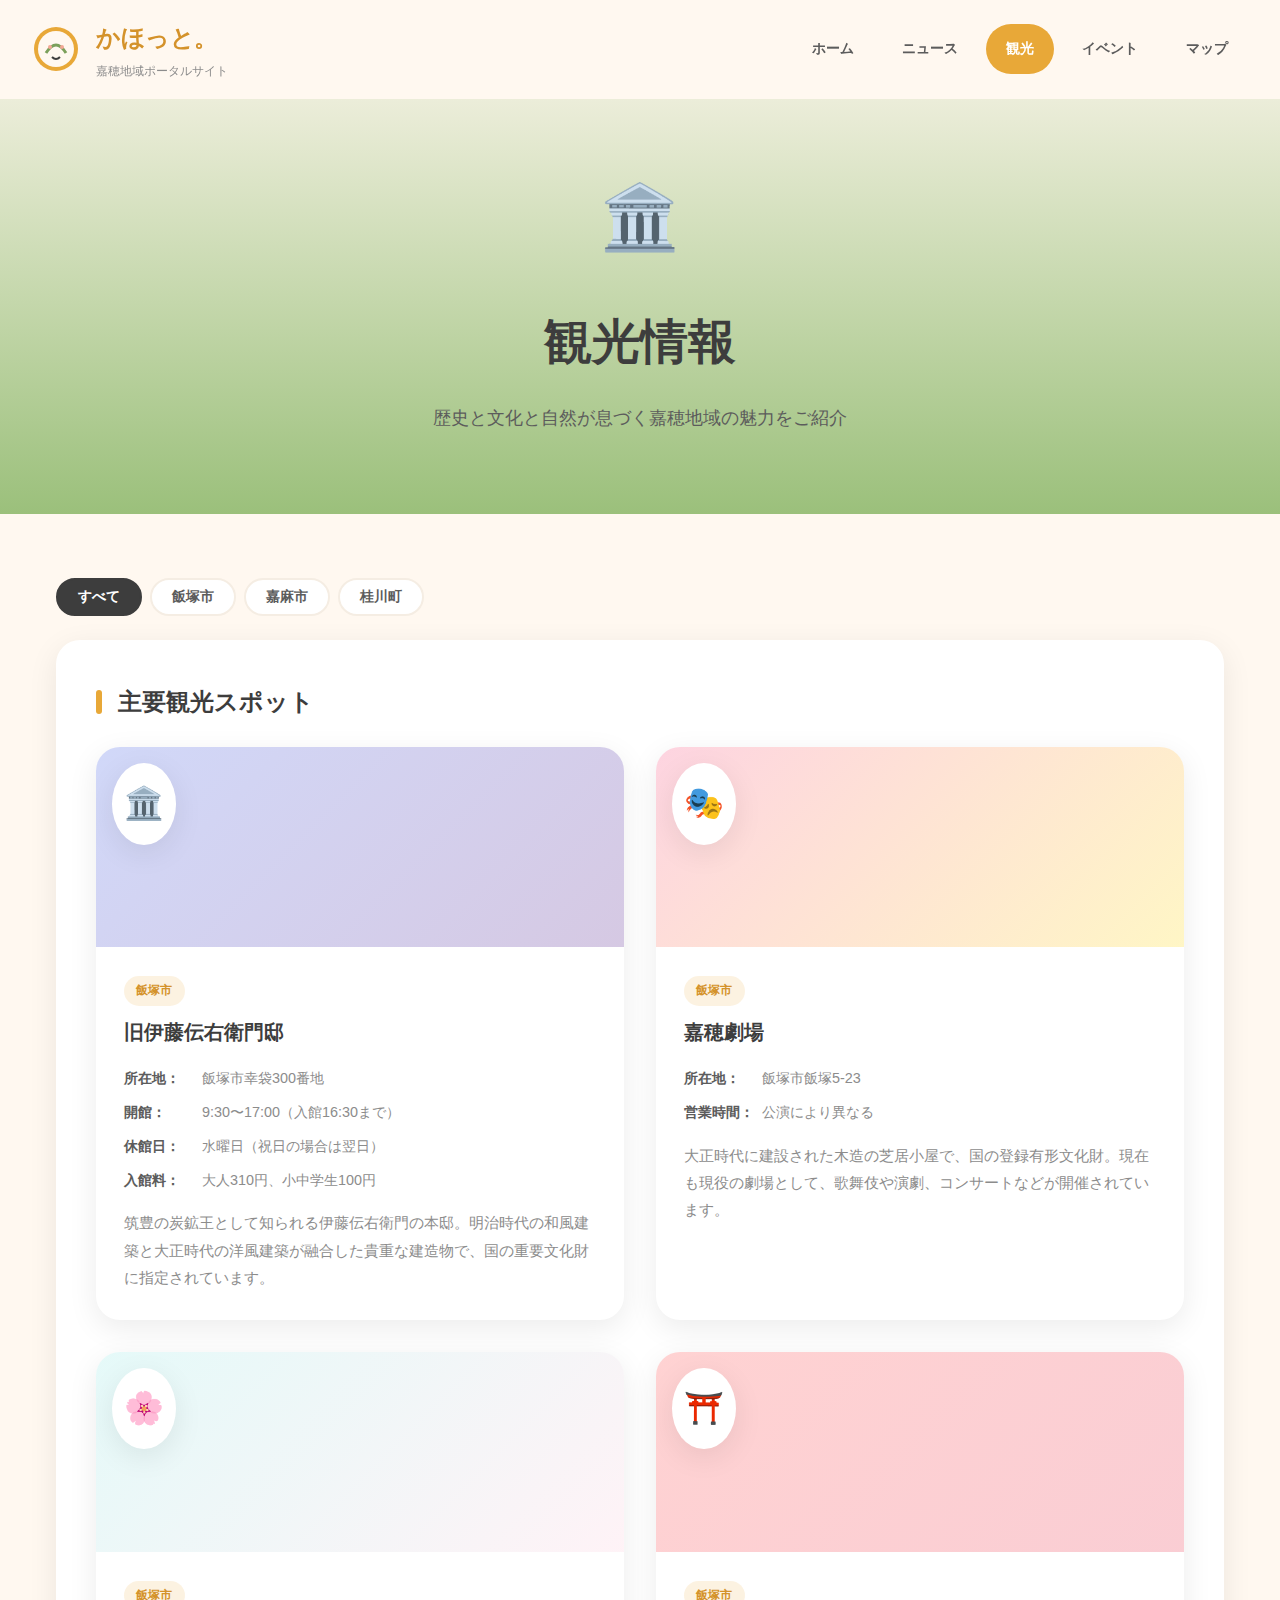
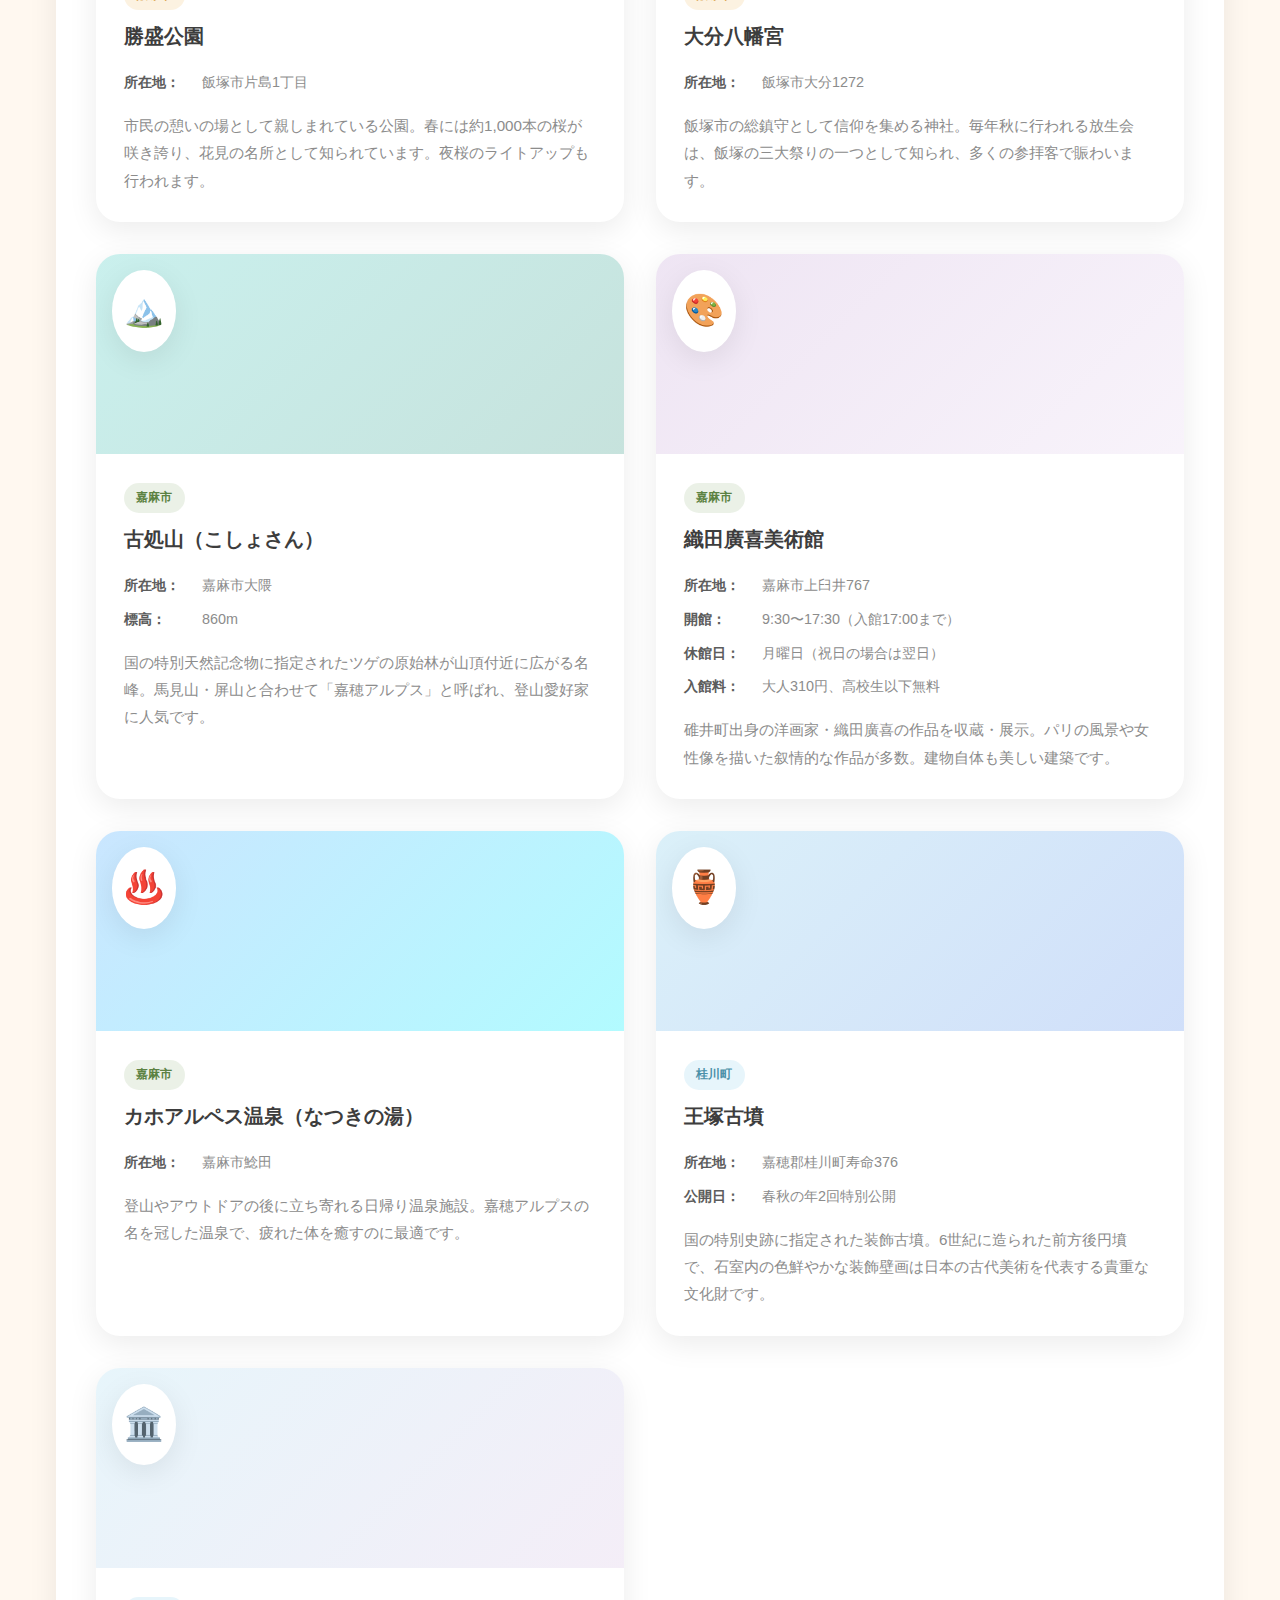
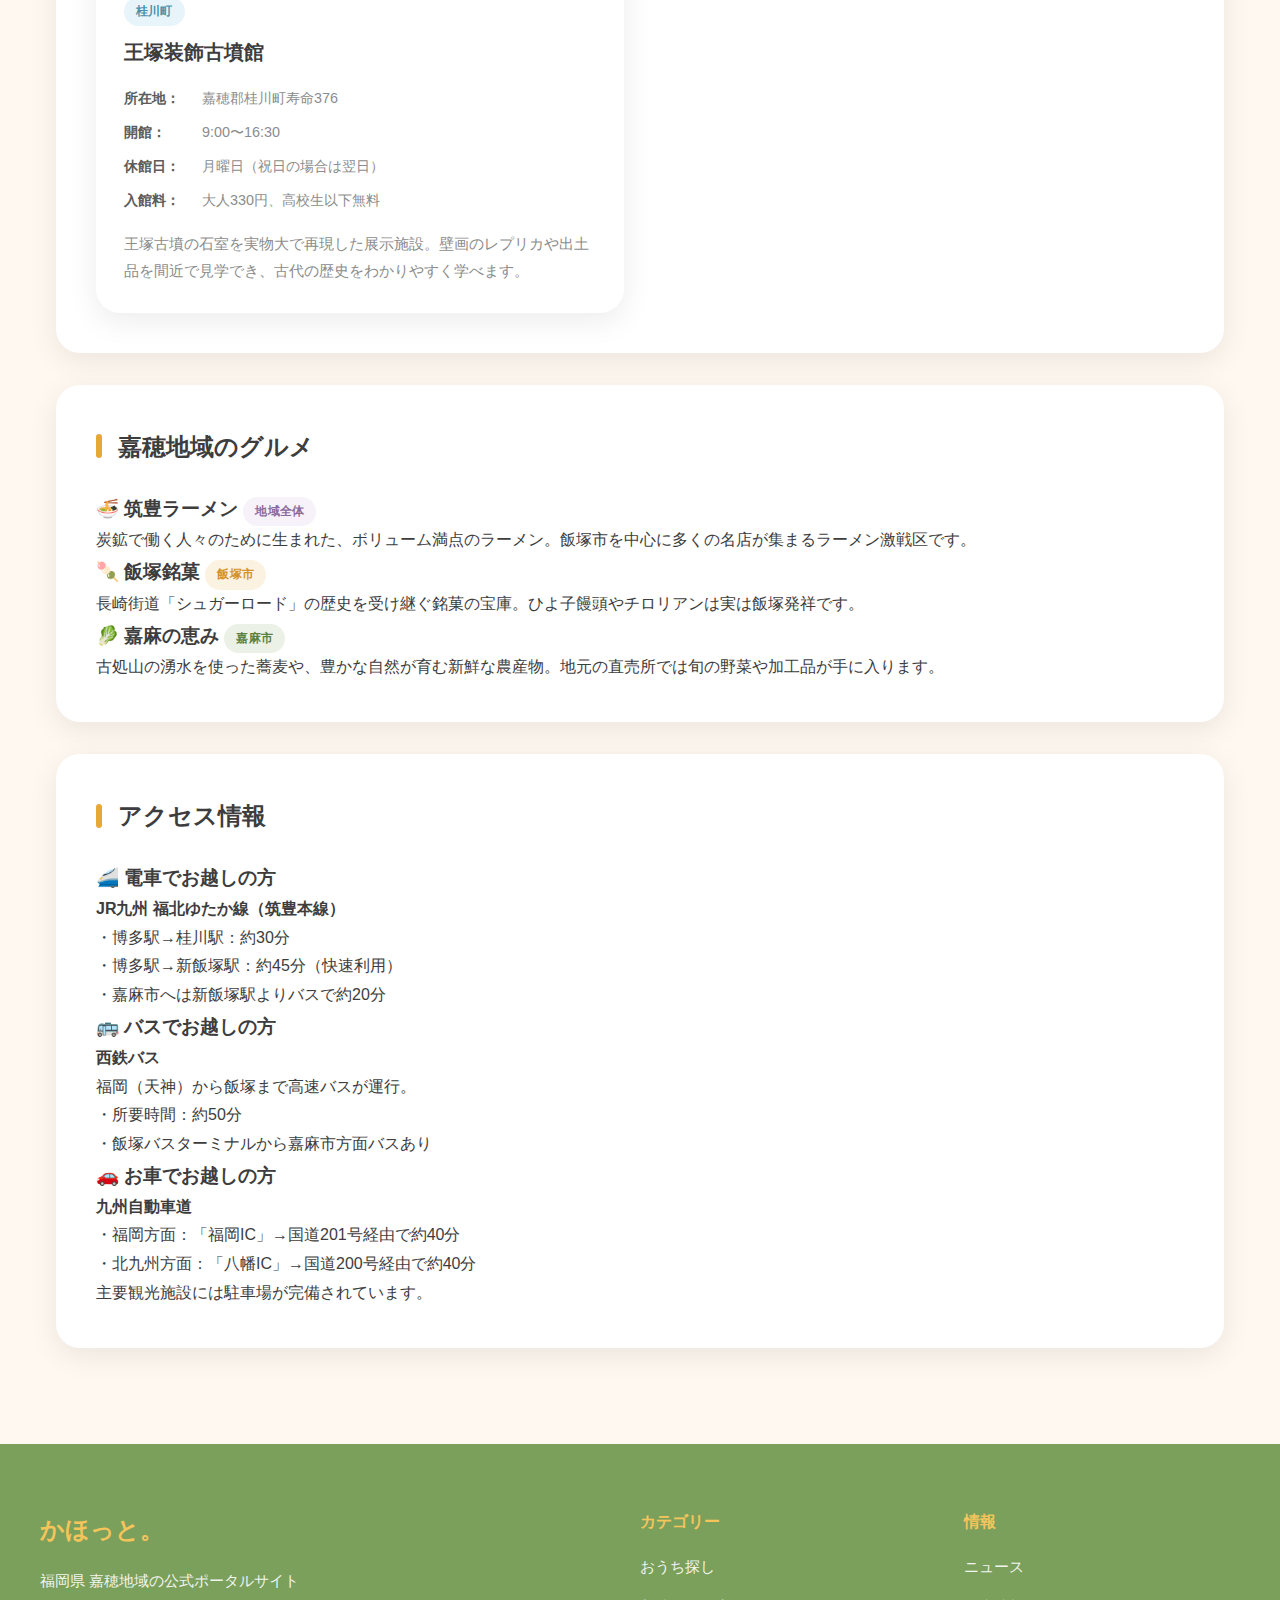
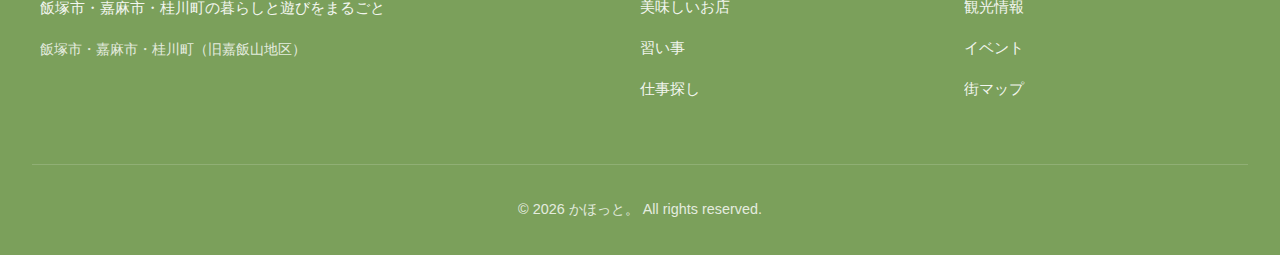
<file: pages/tourism.html>
<!DOCTYPE html>
<html lang="ja">
<head>
    <meta charset="UTF-8">
    <meta name="viewport" content="width=device-width, initial-scale=1.0">
    <meta name="description" content="嘉穂地域（飯塚市・嘉麻市・桂川町）の観光スポット、見どころをご紹介">
    <title>観光情報 | かほっと。嘉穂地域ポータルサイト</title>
    <link rel="stylesheet" href="../css/style.css">
    <script src="../js/components.js"></script>
</head>
<body>
    <!-- 共通ヘッダー -->
    <div id="site-header"></div>

    <!-- ページヒーロー -->
    <section class="page-hero page-hero--tourism">
        <div class="page-hero-content">
            <div class="page-hero-icon">🏛️</div>
            <h1 class="page-hero-title">観光情報</h1>
            <p class="page-hero-subtitle">歴史と文化と自然が息づく嘉穂地域の魅力をご紹介</p>
        </div>
    </section>

    <main class="page-content">
        <div class="container">

            <!-- エリアフィルター -->
            <div class="area-filter" id="tourismFilter">
                <button class="area-filter-btn active" data-area="all" onclick="filterTourism('all')">すべて</button>
                <button class="area-filter-btn" data-area="iizuka" onclick="filterTourism('iizuka')">飯塚市</button>
                <button class="area-filter-btn" data-area="kama" onclick="filterTourism('kama')">嘉麻市</button>
                <button class="area-filter-btn" data-area="keisen" onclick="filterTourism('keisen')">桂川町</button>
            </div>

            <!-- 主要観光スポット -->
            <div class="section-card">
                <h2 class="section-card-title">主要観光スポット</h2>

                <div class="spot-grid">
                    <!-- 飯塚市 -->
                    <article class="spot-card" data-area="iizuka">
                        <div class="spot-card-image" style="background-image: linear-gradient(135deg, rgba(102, 126, 234, 0.3) 0%, rgba(118, 75, 162, 0.3) 100%), url('https://images.unsplash.com/photo-1480796927426-f609979314bd?w=800&auto=format&fit=crop');">
                            <span class="spot-card-icon">🏛️</span>
                        </div>
                        <div class="spot-card-content">
                            <span class="area-badge area-badge--iizuka">飯塚市</span>
                            <h3 class="spot-card-title">旧伊藤伝右衛門邸</h3>
                            <p class="spot-card-info"><strong>所在地：</strong>飯塚市幸袋300番地</p>
                            <p class="spot-card-info"><strong>開館：</strong>9:30〜17:00（入館16:30まで）</p>
                            <p class="spot-card-info"><strong>休館日：</strong>水曜日（祝日の場合は翌日）</p>
                            <p class="spot-card-info"><strong>入館料：</strong>大人310円、小中学生100円</p>
                            <p class="spot-card-description">
                                筑豊の炭鉱王として知られる伊藤伝右衛門の本邸。明治時代の和風建築と大正時代の洋風建築が融合した貴重な建造物で、国の重要文化財に指定されています。
                            </p>
                        </div>
                    </article>

                    <article class="spot-card" data-area="iizuka">
                        <div class="spot-card-image" style="background-image: linear-gradient(135deg, rgba(250, 112, 154, 0.3) 0%, rgba(254, 225, 64, 0.3) 100%), url('https://images.unsplash.com/photo-1545569341-9eb8b30979d9?w=800&auto=format&fit=crop');">
                            <span class="spot-card-icon">🎭</span>
                        </div>
                        <div class="spot-card-content">
                            <span class="area-badge area-badge--iizuka">飯塚市</span>
                            <h3 class="spot-card-title">嘉穂劇場</h3>
                            <p class="spot-card-info"><strong>所在地：</strong>飯塚市飯塚5-23</p>
                            <p class="spot-card-info"><strong>営業時間：</strong>公演により異なる</p>
                            <p class="spot-card-description">
                                大正時代に建設された木造の芝居小屋で、国の登録有形文化財。現在も現役の劇場として、歌舞伎や演劇、コンサートなどが開催されています。
                            </p>
                        </div>
                    </article>

                    <article class="spot-card" data-area="iizuka">
                        <div class="spot-card-image" style="background-image: linear-gradient(135deg, rgba(168, 237, 234, 0.3) 0%, rgba(254, 214, 227, 0.3) 100%), url('https://images.unsplash.com/photo-1522383225653-ed111181a951?w=800&auto=format&fit=crop');">
                            <span class="spot-card-icon">🌸</span>
                        </div>
                        <div class="spot-card-content">
                            <span class="area-badge area-badge--iizuka">飯塚市</span>
                            <h3 class="spot-card-title">勝盛公園</h3>
                            <p class="spot-card-info"><strong>所在地：</strong>飯塚市片島1丁目</p>
                            <p class="spot-card-description">
                                市民の憩いの場として親しまれている公園。春には約1,000本の桜が咲き誇り、花見の名所として知られています。夜桜のライトアップも行われます。
                            </p>
                        </div>
                    </article>

                    <article class="spot-card" data-area="iizuka">
                        <div class="spot-card-image" style="background-image: linear-gradient(135deg, rgba(255, 107, 107, 0.3) 0%, rgba(238, 90, 111, 0.3) 100%), url('https://images.unsplash.com/photo-1478436127897-769e1b3f0f36?w=800&auto=format&fit=crop');">
                            <span class="spot-card-icon">⛩️</span>
                        </div>
                        <div class="spot-card-content">
                            <span class="area-badge area-badge--iizuka">飯塚市</span>
                            <h3 class="spot-card-title">大分八幡宮</h3>
                            <p class="spot-card-info"><strong>所在地：</strong>飯塚市大分1272</p>
                            <p class="spot-card-description">
                                飯塚市の総鎮守として信仰を集める神社。毎年秋に行われる放生会は、飯塚の三大祭りの一つとして知られ、多くの参拝客で賑わいます。
                            </p>
                        </div>
                    </article>

                    <!-- 嘉麻市 -->
                    <article class="spot-card" data-area="kama">
                        <div class="spot-card-image" style="background-image: linear-gradient(135deg, rgba(78, 205, 196, 0.3) 0%, rgba(68, 160, 141, 0.3) 100%), url('https://images.unsplash.com/photo-1464822759023-fed622ff2c3b?w=800&auto=format&fit=crop');">
                            <span class="spot-card-icon">🏔️</span>
                        </div>
                        <div class="spot-card-content">
                            <span class="area-badge area-badge--kama">嘉麻市</span>
                            <h3 class="spot-card-title">古処山（こしょさん）</h3>
                            <p class="spot-card-info"><strong>所在地：</strong>嘉麻市大隈</p>
                            <p class="spot-card-info"><strong>標高：</strong>860m</p>
                            <p class="spot-card-description">
                                国の特別天然記念物に指定されたツゲの原始林が山頂付近に広がる名峰。馬見山・屏山と合わせて「嘉穂アルプス」と呼ばれ、登山愛好家に人気です。
                            </p>
                        </div>
                    </article>

                    <article class="spot-card" data-area="kama">
                        <div class="spot-card-image" style="background-image: linear-gradient(135deg, rgba(200, 168, 216, 0.3) 0%, rgba(232, 216, 240, 0.3) 100%), url('https://images.unsplash.com/photo-1518998053901-5348d3961a04?w=800&auto=format&fit=crop');">
                            <span class="spot-card-icon">🎨</span>
                        </div>
                        <div class="spot-card-content">
                            <span class="area-badge area-badge--kama">嘉麻市</span>
                            <h3 class="spot-card-title">織田廣喜美術館</h3>
                            <p class="spot-card-info"><strong>所在地：</strong>嘉麻市上臼井767</p>
                            <p class="spot-card-info"><strong>開館：</strong>9:30〜17:30（入館17:00まで）</p>
                            <p class="spot-card-info"><strong>休館日：</strong>月曜日（祝日の場合は翌日）</p>
                            <p class="spot-card-info"><strong>入館料：</strong>大人310円、高校生以下無料</p>
                            <p class="spot-card-description">
                                碓井町出身の洋画家・織田廣喜の作品を収蔵・展示。パリの風景や女性像を描いた叙情的な作品が多数。建物自体も美しい建築です。
                            </p>
                        </div>
                    </article>

                    <article class="spot-card" data-area="kama">
                        <div class="spot-card-image" style="background-image: linear-gradient(135deg, rgba(79, 172, 254, 0.3) 0%, rgba(0, 242, 254, 0.3) 100%), url('https://images.unsplash.com/photo-1551218808-94e220e084d2?w=800&auto=format&fit=crop');">
                            <span class="spot-card-icon">♨️</span>
                        </div>
                        <div class="spot-card-content">
                            <span class="area-badge area-badge--kama">嘉麻市</span>
                            <h3 class="spot-card-title">カホアルペス温泉（なつきの湯）</h3>
                            <p class="spot-card-info"><strong>所在地：</strong>嘉麻市鯰田</p>
                            <p class="spot-card-description">
                                登山やアウトドアの後に立ち寄れる日帰り温泉施設。嘉穂アルプスの名を冠した温泉で、疲れた体を癒すのに最適です。
                            </p>
                        </div>
                    </article>

                    <!-- 桂川町 -->
                    <article class="spot-card" data-area="keisen">
                        <div class="spot-card-image" style="background-image: linear-gradient(135deg, rgba(135, 206, 235, 0.3) 0%, rgba(100, 149, 237, 0.3) 100%), url('https://images.unsplash.com/photo-1518998053901-5348d3961a04?w=800&auto=format&fit=crop');">
                            <span class="spot-card-icon">🏺</span>
                        </div>
                        <div class="spot-card-content">
                            <span class="area-badge area-badge--keisen">桂川町</span>
                            <h3 class="spot-card-title">王塚古墳</h3>
                            <p class="spot-card-info"><strong>所在地：</strong>嘉穂郡桂川町寿命376</p>
                            <p class="spot-card-info"><strong>公開日：</strong>春秋の年2回特別公開</p>
                            <p class="spot-card-description">
                                国の特別史跡に指定された装飾古墳。6世紀に造られた前方後円墳で、石室内の色鮮やかな装飾壁画は日本の古代美術を代表する貴重な文化財です。
                            </p>
                        </div>
                    </article>

                    <article class="spot-card" data-area="keisen">
                        <div class="spot-card-image" style="background-image: linear-gradient(135deg, rgba(135, 206, 235, 0.2) 0%, rgba(200, 168, 216, 0.2) 100%), url('https://images.unsplash.com/photo-1518998053901-5348d3961a04?w=800&auto=format&fit=crop');">
                            <span class="spot-card-icon">🏛️</span>
                        </div>
                        <div class="spot-card-content">
                            <span class="area-badge area-badge--keisen">桂川町</span>
                            <h3 class="spot-card-title">王塚装飾古墳館</h3>
                            <p class="spot-card-info"><strong>所在地：</strong>嘉穂郡桂川町寿命376</p>
                            <p class="spot-card-info"><strong>開館：</strong>9:00〜16:30</p>
                            <p class="spot-card-info"><strong>休館日：</strong>月曜日（祝日の場合は翌日）</p>
                            <p class="spot-card-info"><strong>入館料：</strong>大人330円、高校生以下無料</p>
                            <p class="spot-card-description">
                                王塚古墳の石室を実物大で再現した展示施設。壁画のレプリカや出土品を間近で見学でき、古代の歴史をわかりやすく学べます。
                            </p>
                        </div>
                    </article>
                </div>
            </div>

            <!-- 地域グルメ -->
            <div class="section-card">
                <h2 class="section-card-title">嘉穂地域のグルメ</h2>

                <div class="gourmet-grid">
                    <div class="gourmet-card">
                        <h3 class="gourmet-card-title">🍜 筑豊ラーメン <span class="area-badge area-badge--regional">地域全体</span></h3>
                        <p class="gourmet-card-body">
                            炭鉱で働く人々のために生まれた、ボリューム満点のラーメン。飯塚市を中心に多くの名店が集まるラーメン激戦区です。
                        </p>
                    </div>

                    <div class="gourmet-card">
                        <h3 class="gourmet-card-title">🍡 飯塚銘菓 <span class="area-badge area-badge--iizuka">飯塚市</span></h3>
                        <p class="gourmet-card-body">
                            長崎街道「シュガーロード」の歴史を受け継ぐ銘菓の宝庫。ひよ子饅頭やチロリアンは実は飯塚発祥です。
                        </p>
                    </div>

                    <div class="gourmet-card">
                        <h3 class="gourmet-card-title">🥬 嘉麻の恵み <span class="area-badge area-badge--kama">嘉麻市</span></h3>
                        <p class="gourmet-card-body">
                            古処山の湧水を使った蕎麦や、豊かな自然が育む新鮮な農産物。地元の直売所では旬の野菜や加工品が手に入ります。
                        </p>
                    </div>
                </div>
            </div>

            <!-- アクセス情報 -->
            <div class="section-card">
                <h2 class="section-card-title">アクセス情報</h2>

                <div class="access-grid">
                    <div class="access-card">
                        <h3 class="access-card-title">🚄 電車でお越しの方</h3>
                        <div class="access-card-body">
                            <p><strong>JR九州 福北ゆたか線（筑豊本線）</strong></p>
                            <p>・博多駅→桂川駅：約30分</p>
                            <p>・博多駅→新飯塚駅：約45分（快速利用）</p>
                            <p>・嘉麻市へは新飯塚駅よりバスで約20分</p>
                        </div>
                    </div>

                    <div class="access-card">
                        <h3 class="access-card-title">🚌 バスでお越しの方</h3>
                        <div class="access-card-body">
                            <p><strong>西鉄バス</strong></p>
                            <p>福岡（天神）から飯塚まで高速バスが運行。</p>
                            <p>・所要時間：約50分</p>
                            <p>・飯塚バスターミナルから嘉麻市方面バスあり</p>
                        </div>
                    </div>

                    <div class="access-card">
                        <h3 class="access-card-title">🚗 お車でお越しの方</h3>
                        <div class="access-card-body">
                            <p><strong>九州自動車道</strong></p>
                            <p>・福岡方面：「福岡IC」→国道201号経由で約40分</p>
                            <p>・北九州方面：「八幡IC」→国道200号経由で約40分</p>
                            <p>主要観光施設には駐車場が完備されています。</p>
                        </div>
                    </div>
                </div>
            </div>
        </div>
    </main>

    <!-- 共通ボトムナビ -->
    <div id="site-bottom-nav"></div>

    <!-- 共通フッター -->
    <div id="site-footer"></div>

    <script src="../js/main.js"></script>

    <!-- エリアフィルター -->
    <script>
    function filterTourism(area) {
        // ボタンの切替
        var btns = document.querySelectorAll('#tourismFilter .area-filter-btn');
        btns.forEach(function(btn) {
            btn.classList.remove('active');
            if (btn.getAttribute('data-area') === area) {
                btn.classList.add('active');
            }
        });

        // カードのフィルタリング
        var cards = document.querySelectorAll('.spot-card[data-area]');
        cards.forEach(function(card) {
            if (area === 'all' || card.getAttribute('data-area') === area) {
                card.style.display = '';
            } else {
                card.style.display = 'none';
            }
        });
    }
    </script>
</body>
</html>
</file>
<file: css/style.css>
/* ========================================
   かほっと。ポータルサイト - 「みさとと。」風モダンデザイン
   嘉穂地域（飯塚市・嘉麻市・桂川町）
   ナチュラル・ポップ・有機的なデザイン
   ======================================== */

/* ========================================
   リセットと基本設定
   ======================================== */
* {
    margin: 0;
    padding: 0;
    box-sizing: border-box;
}

:root {
    /* ナチュラル・ポップな配色 */
    --cream: #FFF8F0;
    --cream-dark: #F5EDE3;
    --mustard: #E8A838;
    --mustard-light: #F5C55C;
    --mustard-dark: #D4922A;
    --salmon: #F4A896;
    --salmon-light: #FFD4CC;
    --salmon-dark: #E88A78;
    --moss: #7BA05B;
    --moss-light: #9BC07B;
    --moss-dark: #5C8242;
    --terracotta: #C97B63;
    --terracotta-light: #E8A08C;
    --sky: #87CEEB;
    --sky-light: #B8E2F2;
    --lavender: #C8A8D8;
    --lavender-light: #E8D8F0;

    /* テキストカラー */
    --text-dark: #3D3D3D;
    --text-medium: #5C5C5C;
    --text-light: #8C8C8C;
    --text-cream: #FFF8F0;

    /* その他 */
    --white: #FFFFFF;
    --shadow-soft: 0 8px 30px rgba(0, 0, 0, 0.08);
    --shadow-medium: 0 12px 40px rgba(0, 0, 0, 0.12);
    --radius-soft: 24px;
    --radius-round: 50px;
    --transition-smooth: all 0.4s cubic-bezier(0.4, 0, 0.2, 1);
}

html {
    font-size: 16px;
    scroll-behavior: smooth;
}

body {
    font-family: "Hiragino Kaku Gothic ProN", "Noto Sans JP", -apple-system, BlinkMacSystemFont, sans-serif;
    line-height: 1.8;
    color: var(--text-dark);
    background-color: var(--cream);
    overflow-x: hidden;
}

img {
    max-width: 100%;
    height: auto;
    display: block;
}

a {
    text-decoration: none;
    color: inherit;
    transition: var(--transition-smooth);
}

/* ========================================
   ヘッダー - ナチュラルスタイル
   ======================================== */
.header {
    background: rgba(255, 248, 240, 0.95);
    padding: 1rem 0;
    position: fixed;
    top: 0;
    left: 0;
    right: 0;
    z-index: 1000;
    backdrop-filter: blur(20px);
    transition: var(--transition-smooth);
}

.header.scrolled {
    box-shadow: var(--shadow-soft);
}

.header-content {
    max-width: 1400px;
    margin: 0 auto;
    padding: 0 2rem;
    display: flex;
    align-items: center;
    justify-content: space-between;
}

.site-logo {
    display: flex;
    align-items: center;
    gap: 1rem;
}

.logo-icon {
    width: 48px;
    height: 48px;
}

.site-title-link {
    text-decoration: none;
}

.site-title {
    font-size: 1.5rem;
    font-weight: 800;
    color: var(--mustard-dark);
    letter-spacing: -0.02em;
}

.site-subtitle {
    font-size: 0.75rem;
    color: var(--text-light);
    margin-top: 0.125rem;
}

/* ナビゲーション */
.nav {
    display: flex;
    align-items: center;
}

.nav-toggle {
    display: none;
    background: none;
    border: none;
    cursor: pointer;
    padding: 0.5rem;
    z-index: 1001;
}

.nav-toggle span {
    display: block;
    width: 24px;
    height: 2px;
    background-color: var(--text-dark);
    margin: 6px 0;
    transition: var(--transition-smooth);
    border-radius: 2px;
}

.nav-list {
    display: flex;
    gap: 0.5rem;
    list-style: none;
}

.nav-list a {
    display: block;
    padding: 0.75rem 1.25rem;
    font-weight: 600;
    font-size: 0.9rem;
    color: var(--text-medium);
    border-radius: var(--radius-round);
    transition: var(--transition-smooth);
}

.nav-list a:hover {
    background: var(--mustard-light);
    color: var(--text-dark);
}

.nav-list a.active {
    background: var(--mustard);
    color: var(--white);
}

/* ========================================
   ヒーローセクション - フルスクリーン・イラスト風
   ======================================== */
.hero-storytelling {
    min-height: 100vh;
    display: flex;
    flex-direction: column;
    justify-content: center;
    align-items: center;
    text-align: center;
    padding: 8rem 2rem 6rem;
    background: linear-gradient(180deg, var(--cream) 0%, var(--salmon-light) 100%);
    position: relative;
    overflow: hidden;
}

/* 装飾的な背景要素 */
.hero-decoration {
    position: absolute;
    pointer-events: none;
}

.decoration-circle {
    border-radius: 50%;
    opacity: 0.6;
}

.decoration-circle-1 {
    width: 300px;
    height: 300px;
    background: var(--mustard-light);
    top: 10%;
    left: -100px;
    animation: float 8s ease-in-out infinite;
}

.decoration-circle-2 {
    width: 200px;
    height: 200px;
    background: var(--moss-light);
    top: 20%;
    right: -50px;
    animation: float 6s ease-in-out infinite reverse;
}

.decoration-circle-3 {
    width: 150px;
    height: 150px;
    background: var(--sky-light);
    bottom: 15%;
    left: 10%;
    animation: float 7s ease-in-out infinite;
}

.decoration-circle-4 {
    width: 180px;
    height: 180px;
    background: var(--lavender-light);
    bottom: 25%;
    right: 15%;
    animation: float 9s ease-in-out infinite reverse;
}

@keyframes float {
    0%, 100% { transform: translateY(0) rotate(0deg); }
    50% { transform: translateY(-30px) rotate(5deg); }
}

.hero-content-storytelling {
    position: relative;
    z-index: 1;
    max-width: 800px;
}

.hero-badge {
    display: inline-block;
    background: var(--white);
    color: var(--mustard-dark);
    padding: 0.5rem 1.5rem;
    border-radius: var(--radius-round);
    font-size: 0.85rem;
    font-weight: 700;
    margin-bottom: 2rem;
    box-shadow: var(--shadow-soft);
    animation: fadeInUp 0.8s ease backwards;
}

.hero-title-main {
    font-size: clamp(2.5rem, 8vw, 5rem);
    font-weight: 900;
    color: var(--text-dark);
    line-height: 1.2;
    margin-bottom: 1.5rem;
    letter-spacing: -0.03em;
    animation: fadeInUp 0.8s ease 0.1s backwards;
}

.hero-title-accent {
    color: var(--mustard-dark);
    position: relative;
    display: inline-block;
}

.hero-title-accent::after {
    content: '';
    position: absolute;
    bottom: 0.1em;
    left: 0;
    right: 0;
    height: 0.3em;
    background: var(--mustard-light);
    opacity: 0.5;
    z-index: -1;
    border-radius: 4px;
}

.hero-subtitle-main {
    font-size: clamp(1.125rem, 3vw, 1.5rem);
    color: var(--text-medium);
    margin-bottom: 3rem;
    font-weight: 500;
    animation: fadeInUp 0.8s ease 0.2s backwards;
}

.hero-illustration {
    width: 100%;
    max-width: 500px;
    margin: 2rem auto;
    animation: fadeInUp 0.8s ease 0.3s backwards;
}

.hero-scroll-indicator {
    position: absolute;
    bottom: 3rem;
    left: 50%;
    transform: translateX(-50%);
    display: flex;
    flex-direction: column;
    align-items: center;
    gap: 0.5rem;
    animation: bounce 2s ease-in-out infinite;
}

.scroll-text {
    font-size: 0.75rem;
    color: var(--text-light);
    font-weight: 600;
}

.scroll-arrow {
    width: 24px;
    height: 24px;
    border-right: 2px solid var(--text-light);
    border-bottom: 2px solid var(--text-light);
    transform: rotate(45deg);
}

@keyframes bounce {
    0%, 100% { transform: translateX(-50%) translateY(0); }
    50% { transform: translateX(-50%) translateY(10px); }
}

/* ========================================
   波形セクション区切り
   ======================================== */
.wave-divider {
    position: relative;
    height: 100px;
    overflow: hidden;
}

.wave-divider svg {
    position: absolute;
    bottom: 0;
    width: 100%;
    height: 100%;
}

.wave-divider--cream svg {
    fill: var(--cream);
}

.wave-divider--salmon svg {
    fill: var(--salmon-light);
}

.wave-divider--moss svg {
    fill: var(--moss-light);
}

.wave-divider--mustard svg {
    fill: var(--mustard-light);
}

/* ========================================
   ストーリーセクション
   ======================================== */
.story-section {
    padding: 6rem 2rem;
    background: var(--cream);
    position: relative;
}

.story-container {
    max-width: 1200px;
    margin: 0 auto;
}

.story-header {
    text-align: center;
    margin-bottom: 4rem;
}

.section-label {
    display: inline-block;
    background: var(--mustard);
    color: var(--white);
    padding: 0.5rem 1.5rem;
    border-radius: var(--radius-round);
    font-size: 0.85rem;
    font-weight: 700;
    margin-bottom: 1.5rem;
}

.section-title-large {
    font-size: clamp(2rem, 5vw, 3rem);
    font-weight: 800;
    color: var(--text-dark);
    line-height: 1.3;
    margin-bottom: 1rem;
}

.section-description {
    font-size: 1.125rem;
    color: var(--text-medium);
    max-width: 600px;
    margin: 0 auto;
}

/* ========================================
   カテゴリーカード - 画像付きポップスタイル
   ======================================== */
.category-grid-pop {
    display: grid;
    grid-template-columns: repeat(3, 1fr);
    gap: 1.5rem;
    margin-top: 2rem;
}

.category-card-pop {
    border-radius: var(--radius-soft);
    text-align: center;
    transition: var(--transition-smooth);
    box-shadow: var(--shadow-soft);
    position: relative;
    overflow: hidden;
    cursor: pointer;
    background-size: cover;
    background-position: center;
    min-height: 220px;
    display: flex;
    flex-direction: column;
    justify-content: flex-end;
    padding: 1.5rem;
}

/* 画像オーバーレイ */
.category-card-pop::before {
    content: '';
    position: absolute;
    inset: 0;
    background: linear-gradient(to top, rgba(0,0,0,0.7) 0%, rgba(0,0,0,0.2) 50%, rgba(0,0,0,0.1) 100%);
    transition: var(--transition-smooth);
}

.category-card-pop:hover::before {
    background: linear-gradient(to top, rgba(0,0,0,0.8) 0%, rgba(0,0,0,0.3) 50%, rgba(0,0,0,0.2) 100%);
}

.category-card-pop:hover {
    transform: translateY(-8px) scale(1.02);
    box-shadow: var(--shadow-medium);
}

.category-icon-pop {
    width: 56px;
    height: 56px;
    margin: 0 auto 0.75rem;
    border-radius: 50%;
    display: flex;
    align-items: center;
    justify-content: center;
    font-size: 1.75rem;
    transition: var(--transition-smooth);
    position: relative;
    z-index: 1;
    background: rgba(255, 255, 255, 0.9);
    backdrop-filter: blur(10px);
    box-shadow: 0 4px 15px rgba(0,0,0,0.2);
}

.category-card-pop:hover .category-icon-pop {
    transform: scale(1.1);
    background: var(--white);
}

.category-card-pop h3 {
    font-size: 1.1rem;
    font-weight: 800;
    color: var(--white);
    margin-bottom: 0.25rem;
    position: relative;
    z-index: 1;
    text-shadow: 0 2px 8px rgba(0,0,0,0.5);
}

.category-card-pop p {
    font-size: 0.85rem;
    color: rgba(255,255,255,0.9);
    margin-bottom: 0.5rem;
    position: relative;
    z-index: 1;
    text-shadow: 0 1px 4px rgba(0,0,0,0.5);
}

.category-tag {
    display: inline-block;
    background: rgba(255,255,255,0.2);
    color: var(--white);
    padding: 0.25rem 0.75rem;
    border-radius: var(--radius-round);
    font-size: 0.7rem;
    font-weight: 600;
    position: relative;
    z-index: 1;
    backdrop-filter: blur(10px);
    border: 1px solid rgba(255,255,255,0.3);
}

/* タブレット: 2列 */
@media (max-width: 1024px) {
    .category-grid-pop {
        grid-template-columns: repeat(2, 1fr);
    }
}

/* スマホ: コンパクト2列グリッド（1画面に収まる） */
@media (max-width: 768px) {
    .category-grid-pop {
        grid-template-columns: repeat(2, 1fr);
        gap: 0.75rem;
        margin-top: 1.5rem;
    }

    .category-card-pop {
        min-height: 120px;
        padding: 1rem 0.75rem;
        border-radius: 16px;
    }

    .category-icon-pop {
        width: 44px;
        height: 44px;
        font-size: 1.25rem;
        margin-bottom: 0.5rem;
    }

    .category-card-pop h3 {
        font-size: 0.9rem;
        margin-bottom: 0.125rem;
    }

    .category-card-pop p {
        display: none; /* スマホでは説明文を非表示 */
    }

    .category-tag {
        font-size: 0.6rem;
        padding: 0.2rem 0.5rem;
    }
}

/* ========================================
   物語セクション - ストーリーカード
   ======================================== */
.stories-section {
    padding: 6rem 2rem;
    background: var(--salmon-light);
    position: relative;
}

.story-grid {
    display: grid;
    grid-template-columns: repeat(auto-fit, minmax(350px, 1fr));
    gap: 2rem;
    max-width: 1200px;
    margin: 0 auto;
}

.story-card {
    background: var(--white);
    border-radius: var(--radius-soft);
    overflow: hidden;
    transition: var(--transition-smooth);
    box-shadow: var(--shadow-soft);
}

.story-card:hover {
    transform: translateY(-8px);
    box-shadow: var(--shadow-medium);
}

.story-card-image {
    height: 220px;
    background-size: cover;
    background-position: center;
    position: relative;
}

.story-card-image::after {
    content: '';
    position: absolute;
    bottom: 0;
    left: 0;
    right: 0;
    height: 50%;
    background: linear-gradient(to top, rgba(0,0,0,0.3) 0%, transparent 100%);
}

.story-card-number {
    position: absolute;
    top: 1rem;
    left: 1rem;
    background: var(--mustard);
    color: var(--white);
    width: 40px;
    height: 40px;
    border-radius: 50%;
    display: flex;
    align-items: center;
    justify-content: center;
    font-weight: 800;
    font-size: 1rem;
}

.story-card-content {
    padding: 1.75rem;
}

.story-card-label {
    display: inline-block;
    background: var(--moss-light);
    color: var(--moss-dark);
    padding: 0.25rem 0.75rem;
    border-radius: var(--radius-round);
    font-size: 0.75rem;
    font-weight: 700;
    margin-bottom: 0.75rem;
}

.story-card-title {
    font-size: 1.25rem;
    font-weight: 800;
    color: var(--text-dark);
    margin-bottom: 0.75rem;
    line-height: 1.4;
}

.story-card-excerpt {
    font-size: 0.95rem;
    color: var(--text-light);
    line-height: 1.7;
}

.story-card-link {
    display: inline-flex;
    align-items: center;
    gap: 0.5rem;
    margin-top: 1rem;
    color: var(--mustard-dark);
    font-weight: 700;
    font-size: 0.9rem;
}

.story-card-link:hover {
    gap: 1rem;
}

/* ========================================
   ニュースセクション - タイムライン風
   ======================================== */
.news-timeline-section {
    padding: 6rem 2rem;
    background: var(--cream);
}

.news-timeline {
    max-width: 800px;
    margin: 0 auto;
    position: relative;
}

.news-timeline::before {
    content: '';
    position: absolute;
    left: 24px;
    top: 0;
    bottom: 0;
    width: 2px;
    background: linear-gradient(180deg, var(--mustard) 0%, var(--salmon) 50%, var(--moss) 100%);
    border-radius: 2px;
}

.news-item-timeline {
    display: flex;
    gap: 2rem;
    padding: 1.5rem 0;
    position: relative;
}

.news-item-dot {
    width: 50px;
    height: 50px;
    background: var(--white);
    border: 3px solid var(--mustard);
    border-radius: 50%;
    display: flex;
    align-items: center;
    justify-content: center;
    font-size: 1.25rem;
    flex-shrink: 0;
    z-index: 1;
    transition: var(--transition-smooth);
}

.news-item-timeline:hover .news-item-dot {
    background: var(--mustard);
    transform: scale(1.1);
}

.news-item-content {
    background: var(--white);
    border-radius: var(--radius-soft);
    padding: 1.5rem 2rem;
    flex: 1;
    box-shadow: var(--shadow-soft);
    transition: var(--transition-smooth);
}

.news-item-timeline:hover .news-item-content {
    transform: translateX(8px);
    box-shadow: var(--shadow-medium);
}

.news-item-date {
    font-size: 0.8rem;
    color: var(--mustard-dark);
    font-weight: 700;
    margin-bottom: 0.5rem;
}

.news-item-title {
    font-size: 1.125rem;
    font-weight: 700;
    color: var(--text-dark);
    margin-bottom: 0.5rem;
}

.news-item-summary {
    font-size: 0.95rem;
    color: var(--text-light);
}

.news-more-button {
    display: inline-flex;
    align-items: center;
    gap: 0.75rem;
    background: var(--mustard);
    color: var(--white);
    padding: 1rem 2rem;
    border-radius: var(--radius-round);
    font-weight: 700;
    font-size: 1rem;
    margin-top: 3rem;
    margin-left: 74px;
    transition: var(--transition-smooth);
    box-shadow: var(--shadow-soft);
}

.news-more-button:hover {
    background: var(--mustard-dark);
    transform: translateY(-3px);
    box-shadow: var(--shadow-medium);
}

/* ========================================
   フッター - ナチュラルスタイル
   ======================================== */
.footer-natural {
    background: var(--moss);
    color: var(--white);
    padding: 4rem 2rem 2rem;
    margin-top: 0;
    position: relative;
}

.footer-wave {
    position: absolute;
    top: -100px;
    left: 0;
    right: 0;
    height: 100px;
    overflow: hidden;
}

.footer-wave svg {
    fill: var(--moss);
    width: 100%;
    height: 100%;
}

.footer-content-natural {
    max-width: 1200px;
    margin: 0 auto;
    display: grid;
    grid-template-columns: 2fr 1fr 1fr;
    gap: 3rem;
}

.footer-brand h3 {
    font-size: 1.5rem;
    font-weight: 800;
    margin-bottom: 1rem;
    color: var(--mustard-light);
}

.footer-brand p {
    opacity: 0.9;
    line-height: 1.8;
    font-size: 0.95rem;
}

.footer-links-natural h4 {
    font-size: 1rem;
    font-weight: 700;
    margin-bottom: 1rem;
    color: var(--mustard-light);
}

.footer-links-natural ul {
    list-style: none;
}

.footer-links-natural li {
    margin-bottom: 0.75rem;
}

.footer-links-natural a {
    opacity: 0.9;
    font-size: 0.95rem;
    transition: var(--transition-smooth);
}

.footer-links-natural a:hover {
    opacity: 1;
    padding-left: 0.5rem;
}

.footer-bottom-natural {
    border-top: 1px solid rgba(255, 255, 255, 0.2);
    margin-top: 3rem;
    padding-top: 2rem;
    text-align: center;
    opacity: 0.8;
    font-size: 0.9rem;
}

/* ========================================
   モバイルボトムナビゲーション
   ======================================== */
.bottom-nav {
    position: fixed;
    bottom: 0;
    left: 0;
    right: 0;
    background: var(--white);
    border-top: 1px solid var(--cream-dark);
    display: none;
    justify-content: space-around;
    padding: 0.75rem 0 calc(0.75rem + env(safe-area-inset-bottom));
    z-index: 1000;
    box-shadow: 0 -4px 20px rgba(0, 0, 0, 0.08);
}

.bottom-nav-item {
    display: flex;
    flex-direction: column;
    align-items: center;
    gap: 0.25rem;
    padding: 0.5rem 1rem;
    color: var(--text-light);
    transition: var(--transition-smooth);
    flex: 1;
    max-width: 80px;
}

.bottom-nav-item.active {
    color: var(--mustard-dark);
}

.bottom-nav-icon {
    font-size: 1.25rem;
    display: flex;
    align-items: center;
    justify-content: center;
    width: 40px;
    height: 40px;
    border-radius: 12px;
    transition: var(--transition-smooth);
}

.bottom-nav-item.active .bottom-nav-icon {
    background: var(--mustard-light);
}

.bottom-nav-label {
    font-size: 0.625rem;
    font-weight: 600;
}

/* メニューボタン（ボトムナビ中央） */
.bottom-nav-menu-btn {
    background: none;
    border: none;
    cursor: pointer;
    font-family: inherit;
}

.bottom-nav-menu-icon {
    color: var(--text-light);
    transition: var(--transition-smooth);
}

.bottom-nav-menu-btn:active .bottom-nav-menu-icon {
    color: var(--mustard-dark);
}

/* ========================================
   メニューモーダル
   ======================================== */
.menu-modal-overlay {
    position: fixed;
    inset: 0;
    background: rgba(0, 0, 0, 0.4);
    backdrop-filter: blur(4px);
    z-index: 1001;
    display: flex;
    align-items: flex-end;
    visibility: hidden;
    opacity: 0;
    transition: opacity 0.3s ease, visibility 0.3s ease;
}

.menu-modal-overlay.active {
    visibility: visible;
    opacity: 1;
}

.menu-modal {
    width: 100%;
    background: var(--cream);
    border-radius: 24px 24px 0 0;
    padding: 1.5rem 1.5rem calc(1.5rem + env(safe-area-inset-bottom));
    transform: translateY(100%);
    transition: transform 0.35s cubic-bezier(0.4, 0, 0.2, 1);
    max-height: 85vh;
    overflow-y: auto;
}

.menu-modal-overlay.active .menu-modal {
    transform: translateY(0);
}

.menu-modal-header {
    display: flex;
    align-items: center;
    justify-content: space-between;
    margin-bottom: 1.25rem;
    padding-bottom: 1rem;
    border-bottom: 1px solid var(--cream-dark);
}

.menu-modal-title {
    font-size: 1.125rem;
    font-weight: 800;
    color: var(--text-dark);
}

.menu-modal-close {
    background: none;
    border: none;
    cursor: pointer;
    color: var(--text-light);
    padding: 0.5rem;
    border-radius: 50%;
    display: flex;
    align-items: center;
    justify-content: center;
    transition: var(--transition-smooth);
}

.menu-modal-close:hover {
    background: var(--cream-dark);
    color: var(--text-dark);
}

.menu-modal-grid {
    display: grid;
    grid-template-columns: repeat(3, 1fr);
    gap: 0.75rem;
}

.menu-modal-item {
    display: flex;
    flex-direction: column;
    align-items: center;
    gap: 0.5rem;
    padding: 1.25rem 0.5rem;
    border-radius: 16px;
    background: var(--white);
    box-shadow: 0 2px 8px rgba(0, 0, 0, 0.04);
    transition: var(--transition-smooth);
    text-decoration: none;
    color: var(--text-dark);
}

.menu-modal-item:active {
    transform: scale(0.95);
    background: var(--cream-dark);
}

.menu-modal-item--active {
    background: var(--mustard-light);
    box-shadow: 0 2px 12px rgba(232, 168, 56, 0.2);
}

.menu-modal-item-icon {
    font-size: 1.75rem;
    width: 52px;
    height: 52px;
    display: flex;
    align-items: center;
    justify-content: center;
    background: var(--cream);
    border-radius: 14px;
}

.menu-modal-item--active .menu-modal-item-icon {
    background: var(--white);
}

.menu-modal-item-label {
    font-size: 0.8rem;
    font-weight: 700;
    color: var(--text-medium);
    text-align: center;
    line-height: 1.3;
}

/* ========================================
   スクロールアニメーション
   ======================================== */
.scroll-reveal {
    opacity: 0;
    transform: translateY(40px);
    transition: opacity 0.8s ease, transform 0.8s ease;
}

.scroll-reveal.revealed {
    opacity: 1;
    transform: translateY(0);
}

.scroll-reveal-left {
    opacity: 0;
    transform: translateX(-40px);
    transition: opacity 0.8s ease, transform 0.8s ease;
}

.scroll-reveal-left.revealed {
    opacity: 1;
    transform: translateX(0);
}

.scroll-reveal-right {
    opacity: 0;
    transform: translateX(40px);
    transition: opacity 0.8s ease, transform 0.8s ease;
}

.scroll-reveal-right.revealed {
    opacity: 1;
    transform: translateX(0);
}

.scroll-reveal-scale {
    opacity: 0;
    transform: scale(0.9);
    transition: opacity 0.8s ease, transform 0.8s ease;
}

.scroll-reveal-scale.revealed {
    opacity: 1;
    transform: scale(1);
}

/* ディレイ */
.delay-1 { transition-delay: 0.1s; }
.delay-2 { transition-delay: 0.2s; }
.delay-3 { transition-delay: 0.3s; }
.delay-4 { transition-delay: 0.4s; }
.delay-5 { transition-delay: 0.5s; }
.delay-6 { transition-delay: 0.6s; }

@keyframes fadeInUp {
    from {
        opacity: 0;
        transform: translateY(30px);
    }
    to {
        opacity: 1;
        transform: translateY(0);
    }
}

/* ========================================
   パララックス効果
   ======================================== */
.parallax-bg {
    transform: translateY(0);
    transition: transform 0.1s linear;
}

/* ========================================
   ページ共通スタイル（サブページ用）
   ======================================== */
.page-hero-natural {
    padding: 10rem 2rem 5rem;
    text-align: center;
    position: relative;
    overflow: hidden;
}

.page-hero-natural::before {
    content: '';
    position: absolute;
    top: -50%;
    left: -50%;
    width: 200%;
    height: 200%;
    background: radial-gradient(circle, rgba(255,255,255,0.3) 0%, transparent 70%);
    animation: float 10s ease-in-out infinite;
}

.page-hero--news-natural {
    background: linear-gradient(180deg, var(--cream) 0%, var(--mustard-light) 100%);
}

.page-hero--events-natural {
    background: linear-gradient(180deg, var(--cream) 0%, var(--salmon-light) 100%);
}

.page-hero--tourism-natural {
    background: linear-gradient(180deg, var(--cream) 0%, var(--moss-light) 100%);
}

.page-hero-icon-natural {
    font-size: 4rem;
    margin-bottom: 1.5rem;
    display: inline-block;
    animation: fadeInUp 0.6s ease;
}

.page-hero-title-natural {
    font-size: clamp(2rem, 5vw, 3rem);
    font-weight: 800;
    color: var(--text-dark);
    margin-bottom: 1rem;
    animation: fadeInUp 0.6s ease 0.1s backwards;
}

.page-hero-subtitle-natural {
    font-size: 1.125rem;
    color: var(--text-medium);
    animation: fadeInUp 0.6s ease 0.2s backwards;
}

/* ページコンテンツ */
.page-content-natural {
    padding: 4rem 2rem;
    background: var(--cream);
    min-height: 50vh;
}

.page-container {
    max-width: 1200px;
    margin: 0 auto;
}

/* セクションカード */
.section-card-natural {
    background: var(--white);
    border-radius: var(--radius-soft);
    padding: 2.5rem;
    margin-bottom: 2rem;
    box-shadow: var(--shadow-soft);
}

.section-card-title-natural {
    font-size: 1.5rem;
    font-weight: 800;
    color: var(--text-dark);
    margin-bottom: 1.5rem;
    display: flex;
    align-items: center;
    gap: 1rem;
}

.section-card-title-natural::before {
    content: '';
    width: 6px;
    height: 1.5rem;
    background: var(--mustard);
    border-radius: 3px;
}

/* コンテンツカード */
.content-card-natural {
    background: var(--white);
    border-radius: var(--radius-soft);
    padding: 1.75rem;
    margin-bottom: 1.25rem;
    transition: var(--transition-smooth);
    border-left: 5px solid var(--mustard);
    box-shadow: var(--shadow-soft);
}

.content-card-natural:hover {
    transform: translateX(10px);
    box-shadow: var(--shadow-medium);
}

.content-card-date-natural {
    display: inline-block;
    font-size: 0.8rem;
    color: var(--mustard-dark);
    font-weight: 700;
    margin-bottom: 0.5rem;
}

.content-card-title-natural {
    font-size: 1.25rem;
    font-weight: 700;
    color: var(--text-dark);
    margin-bottom: 0.75rem;
}

.content-card-body-natural {
    color: var(--text-light);
    line-height: 1.8;
}

/* スポットカード（観光） */
.spot-grid-natural {
    display: grid;
    grid-template-columns: repeat(auto-fill, minmax(350px, 1fr));
    gap: 2rem;
}

.spot-card-natural {
    background: var(--white);
    border-radius: var(--radius-soft);
    overflow: hidden;
    transition: var(--transition-smooth);
    box-shadow: var(--shadow-soft);
}

.spot-card-natural:hover {
    transform: translateY(-10px);
    box-shadow: var(--shadow-medium);
}

.spot-card-image-natural {
    height: 200px;
    background-size: cover;
    background-position: center;
    position: relative;
}

.spot-card-icon-natural {
    position: absolute;
    top: 1rem;
    left: 1rem;
    font-size: 2rem;
    background: var(--white);
    padding: 0.75rem;
    border-radius: 50%;
    box-shadow: var(--shadow-soft);
}

.spot-card-content-natural {
    padding: 1.75rem;
}

.spot-card-title-natural {
    font-size: 1.25rem;
    font-weight: 700;
    color: var(--text-dark);
    margin-bottom: 1rem;
}

.spot-card-info-natural {
    font-size: 0.9rem;
    color: var(--text-light);
    margin-bottom: 0.5rem;
    display: flex;
    gap: 0.5rem;
}

.spot-card-info-natural strong {
    color: var(--text-medium);
    min-width: 70px;
}

.spot-card-description-natural {
    margin-top: 1rem;
    color: var(--text-light);
    line-height: 1.8;
    font-size: 0.95rem;
}

/* イベントカード */
.event-grid-natural {
    display: grid;
    grid-template-columns: repeat(auto-fill, minmax(350px, 1fr));
    gap: 2rem;
}

.event-card-natural {
    background: var(--white);
    border-radius: var(--radius-soft);
    overflow: hidden;
    transition: var(--transition-smooth);
    box-shadow: var(--shadow-soft);
}

.event-card-natural:hover {
    transform: translateY(-8px);
    box-shadow: var(--shadow-medium);
}

.event-card-header-natural {
    padding: 1.5rem 2rem;
    background: linear-gradient(135deg, var(--salmon) 0%, var(--mustard) 100%);
    color: var(--white);
}

.event-card-date-natural {
    font-size: 0.85rem;
    font-weight: 600;
    opacity: 0.9;
    margin-bottom: 0.25rem;
}

.event-card-title-natural {
    font-size: 1.25rem;
    font-weight: 800;
}

.event-card-body-natural {
    padding: 1.75rem;
}

.event-card-info-natural {
    font-size: 0.9rem;
    color: var(--text-light);
    margin-bottom: 0.5rem;
}

.event-card-info-natural strong {
    color: var(--text-medium);
}

.event-card-description-natural {
    margin-top: 1rem;
    color: var(--text-light);
    line-height: 1.8;
}

/* ========================================
   レスポンシブデザイン
   ======================================== */
@media (max-width: 1024px) {
    .footer-content-natural {
        grid-template-columns: 1fr 1fr;
    }

    .footer-brand {
        grid-column: 1 / -1;
    }
}

@media (max-width: 768px) {
    .header-content {
        padding: 0 1rem;
    }

    .nav-toggle {
        display: block;
    }

    .nav-list {
        position: fixed;
        top: 0;
        left: 0;
        right: 0;
        bottom: 0;
        background: var(--cream);
        flex-direction: column;
        justify-content: center;
        align-items: center;
        gap: 1rem;
        transform: translateX(100%);
        transition: var(--transition-smooth);
        z-index: 1000;
    }

    .nav-list.active {
        transform: translateX(0);
    }

    .nav-list a {
        font-size: 1.25rem;
        padding: 1rem 2rem;
    }

    .bottom-nav {
        display: flex;
    }

    .footer-natural {
        padding-bottom: calc(5rem + env(safe-area-inset-bottom));
    }

    .footer-content-natural {
        grid-template-columns: 1fr;
        text-align: center;
    }

    .hero-storytelling {
        padding: 7rem 1.5rem 5rem;
        min-height: auto;
    }

    .decoration-circle-1,
    .decoration-circle-2 {
        display: none;
    }

    .decoration-circle-3,
    .decoration-circle-4 {
        width: 100px;
        height: 100px;
    }

    .story-section,
    .stories-section,
    .news-timeline-section {
        padding: 4rem 1.5rem;
    }

    .story-grid {
        grid-template-columns: 1fr;
    }

    .news-timeline::before {
        left: 16px;
    }

    .news-item-dot {
        width: 36px;
        height: 36px;
        font-size: 1rem;
    }

    .news-item-timeline {
        gap: 1rem;
    }

    .news-more-button {
        margin-left: 52px;
    }

    .page-hero-natural {
        padding: 8rem 1.5rem 4rem;
    }

    .spot-grid-natural,
    .event-grid-natural {
        grid-template-columns: 1fr;
    }

    .section-card-natural {
        padding: 1.5rem;
    }
}

@media (max-width: 480px) {
    .hero-title-main {
        font-size: 2rem;
    }

    .hero-subtitle-main {
        font-size: 1rem;
    }

    .section-title-large {
        font-size: 1.75rem;
    }

    .story-card-content {
        padding: 1.25rem;
    }
}

/* ========================================
   ユーティリティクラス
   ======================================== */
.text-center { text-align: center; }
.text-left { text-align: left; }
.text-right { text-align: right; }

.mt-1 { margin-top: 0.5rem; }
.mt-2 { margin-top: 1rem; }
.mt-3 { margin-top: 1.5rem; }
.mt-4 { margin-top: 2rem; }

.mb-1 { margin-bottom: 0.5rem; }
.mb-2 { margin-bottom: 1rem; }
.mb-3 { margin-bottom: 1.5rem; }
.mb-4 { margin-bottom: 2rem; }

.hidden { display: none; }
.visible { display: block; }

/* ========================================
   旧スタイルの互換性（components.js用）
   ======================================== */
.header-content-legacy {
    text-align: center;
    padding: 1rem 0;
}

.container {
    max-width: 1200px;
    margin: 0 auto;
    padding: 0 1rem;
}

/* 旧ページ共通スタイル */
.page-hero {
    position: relative;
    padding: 10rem 2rem 5rem;
    text-align: center;
    overflow: hidden;
}

.page-hero--news {
    background: linear-gradient(180deg, var(--cream) 0%, var(--mustard-light) 100%);
}

.page-hero--events {
    background: linear-gradient(180deg, var(--cream) 0%, var(--salmon-light) 100%);
}

.page-hero--tourism {
    background: linear-gradient(180deg, var(--cream) 0%, var(--moss-light) 100%);
}

.page-hero-content {
    position: relative;
    z-index: 1;
    max-width: 800px;
    margin: 0 auto;
}

.page-hero-icon {
    font-size: 4rem;
    margin-bottom: 1.5rem;
    animation: fadeInUp 0.6s ease;
}

.page-hero-title {
    font-size: clamp(2rem, 5vw, 3rem);
    font-weight: 800;
    color: var(--text-dark);
    margin-bottom: 1rem;
    animation: fadeInUp 0.6s ease 0.1s backwards;
}

.page-hero-subtitle {
    font-size: 1.125rem;
    color: var(--text-medium);
    animation: fadeInUp 0.6s ease 0.2s backwards;
}

.page-content {
    padding: 4rem 2rem;
    background: var(--cream);
    min-height: 50vh;
}

/* セクションカード */
.section-card {
    background: var(--white);
    border-radius: var(--radius-soft);
    padding: 2.5rem;
    margin-bottom: 2rem;
    box-shadow: var(--shadow-soft);
}

.section-card-title {
    font-size: 1.5rem;
    font-weight: 800;
    color: var(--text-dark);
    margin-bottom: 1.5rem;
    display: flex;
    align-items: center;
    gap: 1rem;
}

.section-card-title::before {
    content: '';
    width: 6px;
    height: 1.5rem;
    background: var(--mustard);
    border-radius: 3px;
}

/* コンテンツカード */
.content-card {
    background: var(--white);
    border-radius: var(--radius-soft);
    padding: 1.75rem;
    margin-bottom: 1.25rem;
    transition: var(--transition-smooth);
    border-left: 5px solid var(--mustard);
    box-shadow: var(--shadow-soft);
}

.content-card:hover {
    transform: translateX(10px);
    box-shadow: var(--shadow-medium);
}

.content-card-date {
    display: inline-block;
    font-size: 0.8rem;
    color: var(--mustard-dark);
    font-weight: 700;
    margin-bottom: 0.5rem;
}

.content-card-title {
    font-size: 1.25rem;
    font-weight: 700;
    color: var(--text-dark);
    margin-bottom: 0.75rem;
}

.content-card-meta {
    display: flex;
    flex-wrap: wrap;
    gap: 1rem;
    margin-bottom: 0.75rem;
    font-size: 0.9rem;
    color: var(--text-light);
}

.content-card-meta strong {
    color: var(--text-medium);
}

.content-card-body {
    color: var(--text-light);
    line-height: 1.8;
}

/* スポットグリッド・カード */
.spot-grid {
    display: grid;
    grid-template-columns: repeat(auto-fill, minmax(350px, 1fr));
    gap: 2rem;
}

.spot-card {
    background: var(--white);
    border-radius: var(--radius-soft);
    overflow: hidden;
    transition: var(--transition-smooth);
    box-shadow: var(--shadow-soft);
}

.spot-card:hover {
    transform: translateY(-10px);
    box-shadow: var(--shadow-medium);
}

.spot-card-image {
    height: 200px;
    background-size: cover;
    background-position: center;
    position: relative;
}

.spot-card-icon {
    position: absolute;
    top: 1rem;
    left: 1rem;
    font-size: 2rem;
    background: var(--white);
    padding: 0.75rem;
    border-radius: 50%;
    box-shadow: var(--shadow-soft);
}

.spot-card-content {
    padding: 1.75rem;
}

.spot-card-title {
    font-size: 1.25rem;
    font-weight: 700;
    color: var(--text-dark);
    margin-bottom: 1rem;
}

.spot-card-info {
    font-size: 0.9rem;
    color: var(--text-light);
    margin-bottom: 0.5rem;
    display: flex;
    gap: 0.5rem;
}

.spot-card-info strong {
    color: var(--text-medium);
    min-width: 70px;
}

.spot-card-description {
    margin-top: 1rem;
    color: var(--text-light);
    line-height: 1.8;
    font-size: 0.95rem;
}

/* イベントグリッド・カード */
.event-grid {
    display: grid;
    grid-template-columns: repeat(auto-fill, minmax(350px, 1fr));
    gap: 2rem;
}

.event-card {
    background: var(--white);
    border-radius: var(--radius-soft);
    overflow: hidden;
    transition: var(--transition-smooth);
    box-shadow: var(--shadow-soft);
}

.event-card:hover {
    transform: translateY(-8px);
    box-shadow: var(--shadow-medium);
}

.event-card-header {
    padding: 1.5rem 2rem;
    background: linear-gradient(135deg, var(--salmon) 0%, var(--mustard) 100%);
    color: var(--white);
}

.event-card-date {
    font-size: 0.85rem;
    font-weight: 600;
    opacity: 0.9;
    margin-bottom: 0.25rem;
}

.event-card-title {
    font-size: 1.25rem;
    font-weight: 800;
}

.event-card-body {
    padding: 1.75rem;
}

.event-card-info {
    font-size: 0.9rem;
    color: var(--text-light);
    margin-bottom: 0.5rem;
}

.event-card-info strong {
    color: var(--text-medium);
}

.event-card-description {
    margin-top: 1rem;
    color: var(--text-light);
    line-height: 1.8;
}

@media (max-width: 768px) {
    .page-hero {
        padding: 8rem 1.5rem 4rem;
    }

    .spot-grid,
    .event-grid {
        grid-template-columns: 1fr;
    }

    .section-card {
        padding: 1.5rem;
    }
}

/* ========================================
   美味しいお店ページ
   ======================================== */

/* ページヒーロー: レストラン */
.page-hero--restaurants {
    background: linear-gradient(180deg, var(--cream) 0%, var(--salmon-light) 100%);
}

/* 検索バー */
.restaurant-search {
    display: flex;
    align-items: center;
    gap: 0.75rem;
    background: var(--white);
    border: 2px solid var(--cream-dark);
    border-radius: var(--radius-round);
    padding: 0.75rem 1.5rem;
    margin-bottom: 1.5rem;
    box-shadow: var(--shadow-soft);
    transition: var(--transition-smooth);
}

.restaurant-search:focus-within {
    border-color: var(--salmon);
    box-shadow: 0 4px 20px rgba(244, 168, 150, 0.2);
}

.restaurant-search-icon {
    font-size: 1.1rem;
    flex-shrink: 0;
}

.restaurant-search-input {
    border: none;
    outline: none;
    background: transparent;
    font-size: 1rem;
    font-family: inherit;
    color: var(--text-dark);
    width: 100%;
}

.restaurant-search-input::placeholder {
    color: var(--text-light);
}

/* カテゴリフィルター */
.restaurant-filter {
    display: flex;
    flex-wrap: wrap;
    gap: 0.75rem;
    margin-bottom: 1rem;
    justify-content: center;
}

.filter-btn {
    background: var(--white);
    border: 2px solid var(--cream-dark);
    border-radius: var(--radius-round);
    padding: 0.625rem 1.5rem;
    font-size: 0.9rem;
    font-weight: 700;
    color: var(--text-medium);
    cursor: pointer;
    transition: var(--transition-smooth);
    font-family: inherit;
    box-shadow: var(--shadow-soft);
}

.filter-btn:hover {
    border-color: var(--salmon);
    color: var(--salmon-dark);
    transform: translateY(-2px);
    box-shadow: var(--shadow-medium);
}

.filter-btn.active {
    background: var(--salmon);
    border-color: var(--salmon);
    color: var(--white);
    box-shadow: 0 4px 15px rgba(244, 168, 150, 0.4);
}

/* 店舗グリッド */
.restaurant-grid {
    display: grid;
    grid-template-columns: repeat(auto-fill, minmax(350px, 1fr));
    gap: 2rem;
}

/* 店舗カード */
.restaurant-card {
    background: var(--white);
    border-radius: var(--radius-soft);
    overflow: hidden;
    transition: var(--transition-smooth);
    box-shadow: var(--shadow-soft);
}

.restaurant-card:hover {
    transform: translateY(-8px);
    box-shadow: var(--shadow-medium);
}

.restaurant-card-image {
    height: 200px;
    background-size: cover;
    background-position: center;
    position: relative;
    display: flex;
    align-items: flex-start;
    justify-content: flex-end;
    padding: 1rem;
}

.restaurant-card-badge {
    display: inline-block;
    padding: 0.3rem 0.9rem;
    border-radius: var(--radius-round);
    font-size: 0.75rem;
    font-weight: 700;
    color: var(--white);
    backdrop-filter: blur(8px);
    box-shadow: 0 2px 8px rgba(0, 0, 0, 0.15);
}

.restaurant-card-badge--ramen {
    background: rgba(244, 168, 150, 0.85);
}

.restaurant-card-badge--cafe {
    background: rgba(200, 168, 216, 0.85);
}

.restaurant-card-badge--izakaya {
    background: rgba(232, 168, 56, 0.85);
}

.restaurant-card-badge--washoku {
    background: rgba(123, 160, 91, 0.85);
}

.restaurant-card-badge--bakery {
    background: rgba(201, 123, 99, 0.85);
}

.restaurant-card-content {
    padding: 1.5rem 1.75rem;
}

.restaurant-card-title {
    font-size: 1.2rem;
    font-weight: 800;
    color: var(--text-dark);
    margin-bottom: 0.75rem;
}

.restaurant-card-description {
    font-size: 0.9rem;
    color: var(--text-light);
    line-height: 1.8;
    margin-bottom: 1rem;
}

.restaurant-card-info {
    display: flex;
    flex-direction: column;
    gap: 0.4rem;
}

.restaurant-card-info p {
    font-size: 0.85rem;
    color: var(--text-medium);
    display: flex;
    align-items: center;
    gap: 0.5rem;
}

.info-icon {
    flex-shrink: 0;
    width: 1.25rem;
    text-align: center;
}

/* 絞り込み条件パネル */
.filter-panel-toggle {
    display: flex;
    align-items: center;
    gap: 0.75rem;
    margin-bottom: 1rem;
    justify-content: center;
}

.filter-panel-btn {
    display: inline-flex;
    align-items: center;
    gap: 0.5rem;
    background: var(--white);
    border: 2px solid var(--cream-dark);
    border-radius: var(--radius-round);
    padding: 0.5rem 1.25rem;
    font-size: 0.85rem;
    font-weight: 700;
    color: var(--text-medium);
    cursor: pointer;
    transition: var(--transition-smooth);
    font-family: inherit;
}

.filter-panel-btn:hover {
    border-color: var(--mustard);
    color: var(--mustard-dark);
}

.filter-panel-arrow {
    font-size: 0.7rem;
    transition: var(--transition-smooth);
}

.filter-clear-btn {
    display: inline-flex;
    align-items: center;
    gap: 0.3rem;
    background: var(--salmon-light);
    border: none;
    border-radius: var(--radius-round);
    padding: 0.5rem 1rem;
    font-size: 0.8rem;
    font-weight: 700;
    color: var(--salmon-dark);
    cursor: pointer;
    transition: var(--transition-smooth);
    font-family: inherit;
}

.filter-clear-btn:hover {
    background: var(--salmon);
    color: var(--white);
}

.filter-panel {
    background: var(--white);
    border-radius: var(--radius-soft);
    padding: 1.5rem 2rem;
    margin-bottom: 1.5rem;
    box-shadow: var(--shadow-soft);
}

.filter-group {
    margin-bottom: 1.25rem;
}

.filter-group:last-child {
    margin-bottom: 0;
}

.filter-group-label {
    font-size: 0.85rem;
    font-weight: 700;
    color: var(--text-dark);
    margin-bottom: 0.625rem;
}

.filter-group-options {
    display: flex;
    flex-wrap: wrap;
    gap: 0.5rem;
}

.filter-option {
    background: var(--cream);
    border: 1.5px solid var(--cream-dark);
    border-radius: var(--radius-round);
    padding: 0.375rem 1rem;
    font-size: 0.8rem;
    font-weight: 600;
    color: var(--text-medium);
    cursor: pointer;
    transition: var(--transition-smooth);
    font-family: inherit;
}

.filter-option:hover {
    border-color: var(--mustard);
    color: var(--mustard-dark);
}

.filter-option.active {
    background: var(--mustard);
    border-color: var(--mustard);
    color: var(--white);
}

/* 件数表示 */
.restaurant-results-count {
    text-align: center;
    font-size: 0.9rem;
    color: var(--text-light);
    margin-bottom: 1.5rem;
    font-weight: 600;
}

.restaurant-results-count span {
    color: var(--mustard-dark);
    font-weight: 800;
    font-size: 1.1rem;
}

/* フィルター結果なし */
.restaurant-no-results {
    text-align: center;
    padding: 4rem 2rem;
    color: var(--text-light);
    font-size: 1.1rem;
}

.restaurant-no-results-hint {
    font-size: 0.9rem;
    margin-top: 0.5rem;
    color: var(--text-light);
}

/* レスポンシブ: レストランページ */
@media (max-width: 768px) {
    .restaurant-search {
        padding: 0.625rem 1.25rem;
    }

    .restaurant-search-input {
        font-size: 0.9rem;
    }

    .restaurant-filter {
        gap: 0.5rem;
    }

    .filter-btn {
        padding: 0.5rem 1rem;
        font-size: 0.8rem;
    }

    .filter-panel {
        padding: 1.25rem;
    }

    .filter-option {
        padding: 0.3rem 0.75rem;
        font-size: 0.75rem;
    }

    .restaurant-grid {
        grid-template-columns: 1fr;
    }

    .restaurant-card-content {
        padding: 1.25rem;
    }
}

@media (max-width: 480px) {
    .filter-btn {
        padding: 0.4rem 0.75rem;
        font-size: 0.75rem;
    }

    .filter-option {
        padding: 0.25rem 0.625rem;
        font-size: 0.7rem;
    }
}

/* ========================================
   おうち探しページ
   ======================================== */

.page-hero--real-estate {
    background: linear-gradient(180deg, var(--cream) 0%, var(--sky-light) 100%);
}

/* 物件カード */
.property-grid {
    display: grid;
    grid-template-columns: repeat(auto-fill, minmax(350px, 1fr));
    gap: 2rem;
}

.property-card {
    background: var(--white);
    border-radius: var(--radius-soft);
    overflow: hidden;
    transition: var(--transition-smooth);
    box-shadow: var(--shadow-soft);
}

.property-card:hover {
    transform: translateY(-8px);
    box-shadow: var(--shadow-medium);
}

.property-card-image {
    height: 200px;
    background-size: cover;
    background-position: center;
    position: relative;
    display: flex;
    align-items: flex-start;
    justify-content: space-between;
    padding: 1rem;
}

.property-card-badge {
    display: inline-block;
    padding: 0.3rem 0.9rem;
    border-radius: var(--radius-round);
    font-size: 0.75rem;
    font-weight: 700;
    color: var(--white);
    backdrop-filter: blur(8px);
    box-shadow: 0 2px 8px rgba(0, 0, 0, 0.15);
}

.property-card-badge--rent {
    background: rgba(135, 206, 235, 0.85);
}

.property-card-badge--sale {
    background: rgba(232, 168, 56, 0.85);
}

.property-card-badge--new {
    background: rgba(244, 168, 150, 0.85);
}

.property-card-price {
    background: rgba(61, 61, 61, 0.85);
    color: var(--white);
    padding: 0.3rem 0.9rem;
    border-radius: var(--radius-round);
    font-size: 0.85rem;
    font-weight: 800;
    backdrop-filter: blur(8px);
}

.property-card-content {
    padding: 1.5rem 1.75rem;
}

.property-card-title {
    font-size: 1.15rem;
    font-weight: 800;
    color: var(--text-dark);
    margin-bottom: 0.5rem;
}

.property-card-type {
    display: inline-block;
    font-size: 0.8rem;
    font-weight: 700;
    color: var(--sky);
    background: var(--sky-light);
    padding: 0.2rem 0.75rem;
    border-radius: var(--radius-round);
    margin-bottom: 0.75rem;
}

.property-card-info {
    display: flex;
    flex-direction: column;
    gap: 0.4rem;
}

.property-card-info p {
    font-size: 0.85rem;
    color: var(--text-medium);
    display: flex;
    align-items: center;
    gap: 0.5rem;
}

.property-card-features {
    display: flex;
    flex-wrap: wrap;
    gap: 0.4rem;
    margin-top: 0.75rem;
}

.property-feature-tag {
    font-size: 0.7rem;
    font-weight: 600;
    color: var(--text-medium);
    background: var(--cream);
    padding: 0.2rem 0.6rem;
    border-radius: var(--radius-round);
    border: 1px solid var(--cream-dark);
}

@media (max-width: 768px) {
    .property-grid {
        grid-template-columns: 1fr;
    }
}

/* ========================================
   習い事ページ
   ======================================== */

.page-hero--lessons {
    background: linear-gradient(180deg, var(--cream) 0%, var(--lavender-light) 100%);
}

.lesson-grid {
    display: grid;
    grid-template-columns: repeat(auto-fill, minmax(350px, 1fr));
    gap: 2rem;
}

.lesson-card {
    background: var(--white);
    border-radius: var(--radius-soft);
    overflow: hidden;
    transition: var(--transition-smooth);
    box-shadow: var(--shadow-soft);
}

.lesson-card:hover {
    transform: translateY(-8px);
    box-shadow: var(--shadow-medium);
}

.lesson-card-image {
    height: 180px;
    background-size: cover;
    background-position: center;
    position: relative;
    display: flex;
    align-items: flex-start;
    justify-content: flex-end;
    padding: 1rem;
}

.lesson-card-badge {
    display: inline-block;
    padding: 0.3rem 0.9rem;
    border-radius: var(--radius-round);
    font-size: 0.75rem;
    font-weight: 700;
    color: var(--white);
    backdrop-filter: blur(8px);
    box-shadow: 0 2px 8px rgba(0, 0, 0, 0.15);
}

.lesson-card-badge--music { background: rgba(200, 168, 216, 0.85); }
.lesson-card-badge--sports { background: rgba(135, 206, 235, 0.85); }
.lesson-card-badge--language { background: rgba(232, 168, 56, 0.85); }
.lesson-card-badge--culture { background: rgba(123, 160, 91, 0.85); }
.lesson-card-badge--programming { background: rgba(244, 168, 150, 0.85); }
.lesson-card-badge--dance { background: rgba(201, 123, 99, 0.85); }

.lesson-card-content {
    padding: 1.5rem 1.75rem;
}

.lesson-card-title {
    font-size: 1.15rem;
    font-weight: 800;
    color: var(--text-dark);
    margin-bottom: 0.5rem;
}

.lesson-card-description {
    font-size: 0.9rem;
    color: var(--text-light);
    line-height: 1.8;
    margin-bottom: 1rem;
}

.lesson-card-info {
    display: flex;
    flex-direction: column;
    gap: 0.4rem;
}

.lesson-card-info p {
    font-size: 0.85rem;
    color: var(--text-medium);
    display: flex;
    align-items: center;
    gap: 0.5rem;
}

@media (max-width: 768px) {
    .lesson-grid {
        grid-template-columns: 1fr;
    }
}

/* ========================================
   仕事探しページ
   ======================================== */

.page-hero--jobs {
    background: linear-gradient(180deg, var(--cream) 0%, var(--mustard-light) 100%);
}

.job-grid {
    display: grid;
    grid-template-columns: repeat(auto-fill, minmax(350px, 1fr));
    gap: 2rem;
}

.job-card {
    background: var(--white);
    border-radius: var(--radius-soft);
    overflow: hidden;
    transition: var(--transition-smooth);
    box-shadow: var(--shadow-soft);
    border-left: 5px solid var(--mustard);
}

.job-card:hover {
    transform: translateY(-8px);
    box-shadow: var(--shadow-medium);
}

.job-card-header {
    padding: 1.25rem 1.75rem;
    display: flex;
    justify-content: space-between;
    align-items: flex-start;
    gap: 1rem;
}

.job-card-title {
    font-size: 1.15rem;
    font-weight: 800;
    color: var(--text-dark);
}

.job-card-company {
    font-size: 0.9rem;
    color: var(--text-medium);
    margin-top: 0.25rem;
}

.job-card-salary {
    display: inline-block;
    background: var(--mustard-light);
    color: var(--mustard-dark);
    padding: 0.3rem 0.9rem;
    border-radius: var(--radius-round);
    font-size: 0.8rem;
    font-weight: 700;
    white-space: nowrap;
    flex-shrink: 0;
}

.job-card-body {
    padding: 0 1.75rem 1.5rem;
}

.job-card-description {
    font-size: 0.9rem;
    color: var(--text-light);
    line-height: 1.8;
    margin-bottom: 1rem;
}

.job-card-tags {
    display: flex;
    flex-wrap: wrap;
    gap: 0.4rem;
    margin-bottom: 0.75rem;
}

.job-tag {
    font-size: 0.7rem;
    font-weight: 600;
    padding: 0.2rem 0.6rem;
    border-radius: var(--radius-round);
    border: 1px solid var(--cream-dark);
    color: var(--text-medium);
    background: var(--cream);
}

.job-tag--type {
    background: var(--mustard-light);
    border-color: var(--mustard);
    color: var(--mustard-dark);
}

.job-tag--feature {
    background: var(--moss-light);
    border-color: var(--moss);
    color: var(--moss-dark);
}

.job-card-info {
    display: flex;
    flex-direction: column;
    gap: 0.4rem;
}

.job-card-info p {
    font-size: 0.85rem;
    color: var(--text-medium);
    display: flex;
    align-items: center;
    gap: 0.5rem;
}

@media (max-width: 768px) {
    .job-grid {
        grid-template-columns: 1fr;
    }

    .job-card-header {
        flex-direction: column;
        gap: 0.5rem;
    }
}

/* ========================================
   街マップページ
   ======================================== */

.page-hero--map {
    background: linear-gradient(180deg, var(--cream) 0%, var(--moss-light) 100%);
}

.map-container {
    background: var(--white);
    border-radius: var(--radius-soft);
    overflow: hidden;
    box-shadow: var(--shadow-soft);
    margin-bottom: 2rem;
}

.map-embed {
    width: 100%;
    height: 500px;
    border: none;
}

.map-legend {
    display: grid;
    grid-template-columns: repeat(auto-fill, minmax(250px, 1fr));
    gap: 1.5rem;
    padding: 2rem;
}

.map-legend-item {
    display: flex;
    align-items: center;
    gap: 1rem;
    padding: 1rem;
    background: var(--cream);
    border-radius: 16px;
    transition: var(--transition-smooth);
}

.map-legend-item:hover {
    transform: translateY(-4px);
    box-shadow: var(--shadow-soft);
}

.map-legend-icon {
    font-size: 1.5rem;
    width: 48px;
    height: 48px;
    display: flex;
    align-items: center;
    justify-content: center;
    background: var(--white);
    border-radius: 50%;
    box-shadow: var(--shadow-soft);
    flex-shrink: 0;
}

.map-legend-text h4 {
    font-size: 0.95rem;
    font-weight: 700;
    color: var(--text-dark);
    margin-bottom: 0.2rem;
}

.map-legend-text p {
    font-size: 0.8rem;
    color: var(--text-light);
}

.map-area-grid {
    display: grid;
    grid-template-columns: repeat(auto-fill, minmax(280px, 1fr));
    gap: 1.5rem;
}

.map-area-card {
    background: var(--white);
    border-radius: var(--radius-soft);
    padding: 1.5rem;
    box-shadow: var(--shadow-soft);
    transition: var(--transition-smooth);
    border-top: 4px solid var(--moss);
}

.map-area-card:hover {
    transform: translateY(-6px);
    box-shadow: var(--shadow-medium);
}

.map-area-card h3 {
    font-size: 1.1rem;
    font-weight: 800;
    color: var(--text-dark);
    margin-bottom: 0.75rem;
}

.map-area-card p {
    font-size: 0.9rem;
    color: var(--text-light);
    line-height: 1.7;
    margin-bottom: 0.5rem;
}

.map-area-spots {
    display: flex;
    flex-wrap: wrap;
    gap: 0.4rem;
    margin-top: 0.75rem;
}

.map-area-spot-tag {
    font-size: 0.75rem;
    font-weight: 600;
    color: var(--moss-dark);
    background: rgba(123, 160, 91, 0.15);
    padding: 0.2rem 0.6rem;
    border-radius: var(--radius-round);
}

@media (max-width: 768px) {
    .map-embed {
        height: 350px;
    }

    .map-legend {
        grid-template-columns: 1fr 1fr;
        padding: 1.25rem;
    }

    .map-area-grid {
        grid-template-columns: 1fr;
    }
}

@media (max-width: 480px) {
    .map-legend {
        grid-template-columns: 1fr;
    }
}

/* ========================================
   暮らしページ
   ======================================== */

.page-hero--living {
    background: linear-gradient(180deg, var(--cream) 0%, var(--moss-light) 100%);
}

.living-category-grid {
    display: grid;
    grid-template-columns: repeat(auto-fill, minmax(350px, 1fr));
    gap: 2rem;
}

.living-category-card {
    background: var(--white);
    border-radius: var(--radius-soft);
    overflow: hidden;
    transition: var(--transition-smooth);
    box-shadow: var(--shadow-soft);
}

.living-category-card:hover {
    transform: translateY(-8px);
    box-shadow: var(--shadow-medium);
}

.living-category-header {
    padding: 1.25rem 1.75rem;
    display: flex;
    align-items: center;
    gap: 1rem;
}

.living-category-icon {
    font-size: 2rem;
    width: 56px;
    height: 56px;
    display: flex;
    align-items: center;
    justify-content: center;
    background: var(--cream);
    border-radius: 50%;
    flex-shrink: 0;
}

.living-category-title {
    font-size: 1.2rem;
    font-weight: 800;
    color: var(--text-dark);
}

.living-category-body {
    padding: 0 1.75rem 1.5rem;
}

.living-item {
    padding: 0.75rem 0;
    border-bottom: 1px solid var(--cream-dark);
    display: flex;
    justify-content: space-between;
    align-items: flex-start;
    gap: 1rem;
}

.living-item:last-child {
    border-bottom: none;
}

.living-item-name {
    font-size: 0.95rem;
    font-weight: 700;
    color: var(--text-dark);
}

.living-item-detail {
    font-size: 0.85rem;
    color: var(--text-light);
    margin-top: 0.2rem;
}

.living-item-tag {
    font-size: 0.7rem;
    font-weight: 600;
    color: var(--moss-dark);
    background: rgba(123, 160, 91, 0.15);
    padding: 0.2rem 0.6rem;
    border-radius: var(--radius-round);
    white-space: nowrap;
    flex-shrink: 0;
}

.living-highlight-grid {
    display: grid;
    grid-template-columns: repeat(auto-fill, minmax(200px, 1fr));
    gap: 1.5rem;
    margin-top: 1rem;
}

.living-highlight-card {
    text-align: center;
    padding: 1.5rem;
    background: var(--cream);
    border-radius: 20px;
    transition: var(--transition-smooth);
}

.living-highlight-card:hover {
    transform: translateY(-4px);
    box-shadow: var(--shadow-soft);
}

.living-highlight-icon {
    font-size: 2.5rem;
    margin-bottom: 0.75rem;
}

.living-highlight-label {
    font-size: 0.9rem;
    font-weight: 700;
    color: var(--text-dark);
    margin-bottom: 0.3rem;
}

.living-highlight-value {
    font-size: 0.85rem;
    color: var(--text-light);
}

@media (max-width: 768px) {
    .living-category-grid {
        grid-template-columns: 1fr;
    }

    .living-highlight-grid {
        grid-template-columns: repeat(2, 1fr);
    }
}

/* ========================================
   行政ページ
   ======================================== */

.page-hero--government {
    background: linear-gradient(180deg, var(--cream) 0%, var(--sky-light) 100%);
}

.gov-service-grid {
    display: grid;
    grid-template-columns: repeat(auto-fill, minmax(350px, 1fr));
    gap: 1.5rem;
}

.gov-service-card {
    background: var(--white);
    border-radius: var(--radius-soft);
    padding: 1.75rem;
    transition: var(--transition-smooth);
    box-shadow: var(--shadow-soft);
    border-left: 5px solid var(--sky);
}

.gov-service-card:hover {
    transform: translateX(10px);
    box-shadow: var(--shadow-medium);
}

.gov-service-card h3 {
    font-size: 1.1rem;
    font-weight: 800;
    color: var(--text-dark);
    margin-bottom: 0.75rem;
    display: flex;
    align-items: center;
    gap: 0.5rem;
}

.gov-service-card p {
    font-size: 0.9rem;
    color: var(--text-light);
    line-height: 1.8;
    margin-bottom: 0.5rem;
}

.gov-service-card .service-detail {
    font-size: 0.85rem;
    color: var(--text-medium);
    display: flex;
    align-items: center;
    gap: 0.5rem;
    margin-top: 0.25rem;
}

.gov-contact-card {
    background: linear-gradient(135deg, var(--sky-light) 0%, var(--cream) 100%);
    border-radius: var(--radius-soft);
    padding: 2rem;
    text-align: center;
    box-shadow: var(--shadow-soft);
}

.gov-contact-card h3 {
    font-size: 1.3rem;
    font-weight: 800;
    color: var(--text-dark);
    margin-bottom: 1rem;
}

.gov-contact-info {
    display: grid;
    grid-template-columns: repeat(auto-fit, minmax(200px, 1fr));
    gap: 1.5rem;
    margin-top: 1.5rem;
}

.gov-contact-item {
    background: var(--white);
    border-radius: 20px;
    padding: 1.25rem;
    box-shadow: var(--shadow-soft);
}

.gov-contact-item .contact-icon {
    font-size: 2rem;
    margin-bottom: 0.5rem;
}

.gov-contact-item .contact-label {
    font-size: 0.85rem;
    color: var(--text-light);
    margin-bottom: 0.25rem;
}

.gov-contact-item .contact-value {
    font-size: 1rem;
    font-weight: 700;
    color: var(--text-dark);
}

@media (max-width: 768px) {
    .gov-service-grid {
        grid-template-columns: 1fr;
    }

    .gov-contact-info {
        grid-template-columns: 1fr;
    }
}

/* ========================================
   FAQページ
   ======================================== */

.page-hero--faq {
    background: linear-gradient(180deg, var(--cream) 0%, var(--mustard-light) 100%);
}

.faq-category {
    margin-bottom: 2rem;
}

.faq-category-title {
    font-size: 1.2rem;
    font-weight: 800;
    color: var(--text-dark);
    margin-bottom: 1rem;
    display: flex;
    align-items: center;
    gap: 0.75rem;
    padding-left: 0.5rem;
}

.faq-category-title::before {
    content: '';
    width: 5px;
    height: 1.25rem;
    background: var(--mustard);
    border-radius: 3px;
}

.faq-item {
    background: var(--white);
    border-radius: 16px;
    margin-bottom: 0.75rem;
    box-shadow: var(--shadow-soft);
    overflow: hidden;
    transition: var(--transition-smooth);
}

.faq-item:hover {
    box-shadow: var(--shadow-medium);
}

.faq-question {
    width: 100%;
    border: none;
    background: none;
    padding: 1.25rem 1.5rem;
    text-align: left;
    cursor: pointer;
    display: flex;
    align-items: center;
    gap: 1rem;
    font-family: inherit;
    font-size: 1rem;
    font-weight: 700;
    color: var(--text-dark);
    transition: var(--transition-smooth);
}

.faq-question:hover {
    color: var(--mustard-dark);
}

.faq-question-icon {
    display: inline-flex;
    align-items: center;
    justify-content: center;
    width: 32px;
    height: 32px;
    background: var(--mustard-light);
    color: var(--mustard-dark);
    border-radius: 50%;
    font-size: 0.85rem;
    font-weight: 800;
    flex-shrink: 0;
}

.faq-question-arrow {
    margin-left: auto;
    font-size: 0.8rem;
    color: var(--text-light);
    transition: transform 0.3s ease;
    flex-shrink: 0;
}

.faq-item.active .faq-question-arrow {
    transform: rotate(180deg);
}

.faq-answer {
    max-height: 0;
    overflow: hidden;
    transition: max-height 0.4s cubic-bezier(0.4, 0, 0.2, 1);
}

.faq-item.active .faq-answer {
    max-height: 500px;
}

.faq-answer-content {
    padding: 0 1.5rem 1.25rem;
    padding-left: calc(1.5rem + 32px + 1rem);
    font-size: 0.95rem;
    color: var(--text-light);
    line-height: 1.8;
}

.faq-contact-section {
    background: linear-gradient(135deg, var(--mustard-light) 0%, var(--cream) 100%);
    border-radius: var(--radius-soft);
    padding: 2.5rem;
    text-align: center;
    box-shadow: var(--shadow-soft);
}

.faq-contact-section h3 {
    font-size: 1.3rem;
    font-weight: 800;
    color: var(--text-dark);
    margin-bottom: 0.75rem;
}

.faq-contact-section p {
    font-size: 0.95rem;
    color: var(--text-medium);
    line-height: 1.8;
}

/* 季節グリッド（イベントページ） */
.season-grid {
    display: grid;
    grid-template-columns: repeat(auto-fill, minmax(250px, 1fr));
    gap: 1.5rem;
}

.season-card {
    background: var(--cream);
    border-radius: 20px;
    padding: 1.5rem;
    transition: var(--transition-smooth);
}

.season-card:hover {
    transform: translateY(-4px);
    box-shadow: var(--shadow-soft);
}

.season-card-title {
    font-size: 1.1rem;
    font-weight: 800;
    color: var(--text-dark);
    margin-bottom: 1rem;
}

.season-card-list {
    list-style: none;
    padding: 0;
}

.season-card-list li {
    font-size: 0.9rem;
    color: var(--text-medium);
    padding: 0.4rem 0;
    border-bottom: 1px dashed var(--cream-dark);
}

.season-card-list li:last-child {
    border-bottom: none;
}

@media (max-width: 768px) {
    .season-grid {
        grid-template-columns: repeat(2, 1fr);
    }
}

@media (max-width: 480px) {
    .season-grid {
        grid-template-columns: 1fr;
    }

    .faq-question {
        font-size: 0.9rem;
        padding: 1rem 1.25rem;
    }

    .faq-answer-content {
        padding-left: 1.25rem;
        font-size: 0.9rem;
    }
}

/* ========================================
   自治体タブ（行政・FAQ等で使用）
   ======================================== */

.municipality-tabs {
    display: flex;
    gap: 0.5rem;
    margin-bottom: 2rem;
    flex-wrap: wrap;
    background: var(--white);
    border-radius: var(--radius-soft);
    padding: 0.5rem;
    box-shadow: var(--shadow-soft);
}

.municipality-tab {
    flex: 1;
    min-width: 100px;
    background: none;
    border: 2px solid transparent;
    border-radius: 16px;
    padding: 0.875rem 1.25rem;
    font-size: 0.95rem;
    font-weight: 700;
    color: var(--text-medium);
    cursor: pointer;
    transition: var(--transition-smooth);
    font-family: inherit;
    text-align: center;
    position: relative;
}

.municipality-tab:hover {
    background: var(--cream-dark);
    color: var(--text-dark);
}

.municipality-tab.active {
    color: var(--white);
    box-shadow: 0 4px 15px rgba(0, 0, 0, 0.1);
}

/* 飯塚市 - マスタード */
.municipality-tab[data-municipality="iizuka"].active {
    background: var(--mustard);
    border-color: var(--mustard);
}

/* 嘉麻市 - モス */
.municipality-tab[data-municipality="kama"].active {
    background: var(--moss);
    border-color: var(--moss);
}

/* 桂川町 - スカイ */
.municipality-tab[data-municipality="keisen"].active {
    background: var(--sky);
    border-color: var(--sky);
}

/* 共通 tab */
.municipality-tab[data-municipality="common"].active {
    background: var(--lavender);
    border-color: var(--lavender);
}

.municipality-tab-icon {
    display: block;
    font-size: 1.2rem;
    margin-bottom: 0.25rem;
}

.municipality-content {
    display: none;
}

.municipality-content.active {
    display: block;
}

/* ========================================
   エリアバッジ（観光・イベント・一覧系で使用）
   ======================================== */

.area-badge {
    display: inline-block;
    padding: 0.25rem 0.75rem;
    border-radius: var(--radius-round);
    font-size: 0.75rem;
    font-weight: 700;
    letter-spacing: 0.02em;
    white-space: nowrap;
}

.area-badge--iizuka {
    background: rgba(232, 168, 56, 0.15);
    color: var(--mustard-dark);
}

.area-badge--kama {
    background: rgba(123, 160, 91, 0.15);
    color: var(--moss-dark);
}

.area-badge--keisen {
    background: rgba(135, 206, 235, 0.2);
    color: #4a90a8;
}

.area-badge--regional {
    background: rgba(200, 168, 216, 0.15);
    color: #8a6a9e;
}

/* スポットカード・イベントカード内のバッジ配置 */
.spot-card-content .area-badge,
.event-card-header .area-badge {
    margin-bottom: 0.5rem;
}

.event-card-header .area-badge {
    margin-right: 0.5rem;
}

/* ========================================
   エリアフィルター（一覧ページ用）
   ======================================== */

.area-filter {
    display: flex;
    gap: 0.5rem;
    margin-bottom: 1.5rem;
    flex-wrap: wrap;
}

.area-filter-btn {
    background: var(--white);
    border: 2px solid var(--cream-dark);
    border-radius: var(--radius-round);
    padding: 0.5rem 1.25rem;
    font-size: 0.85rem;
    font-weight: 700;
    color: var(--text-medium);
    cursor: pointer;
    transition: var(--transition-smooth);
    font-family: inherit;
}

.area-filter-btn:hover {
    transform: translateY(-2px);
    box-shadow: var(--shadow-soft);
}

.area-filter-btn.active {
    color: var(--white);
}

.area-filter-btn[data-area="all"].active {
    background: var(--text-dark);
    border-color: var(--text-dark);
}

.area-filter-btn[data-area="iizuka"].active {
    background: var(--mustard);
    border-color: var(--mustard);
}

.area-filter-btn[data-area="kama"].active {
    background: var(--moss);
    border-color: var(--moss);
}

.area-filter-btn[data-area="keisen"].active {
    background: var(--sky);
    border-color: var(--sky);
    color: var(--text-dark);
}

/* ========================================
   行政ページ - 自治体タブ内レイアウト
   ======================================== */

.gov-municipality-header {
    text-align: center;
    margin-bottom: 2rem;
}

.gov-municipality-header h3 {
    font-size: 1.2rem;
    font-weight: 800;
    color: var(--text-dark);
    margin-bottom: 0.5rem;
}

.gov-municipality-header p {
    font-size: 0.9rem;
    color: var(--text-medium);
}

/* ========================================
   地域概要カード（トップページ等）
   ======================================== */

.region-overview-grid {
    display: grid;
    grid-template-columns: repeat(3, 1fr);
    gap: 1.5rem;
    margin-top: 1.5rem;
}

.region-overview-card {
    background: var(--white);
    border-radius: var(--radius-soft);
    padding: 1.5rem;
    text-align: center;
    box-shadow: var(--shadow-soft);
    transition: var(--transition-smooth);
    border-top: 4px solid var(--cream-dark);
}

.region-overview-card:hover {
    transform: translateY(-4px);
    box-shadow: var(--shadow-medium);
}

.region-overview-card--iizuka {
    border-top-color: var(--mustard);
}

.region-overview-card--kama {
    border-top-color: var(--moss);
}

.region-overview-card--keisen {
    border-top-color: var(--sky);
}

.region-overview-card h4 {
    font-size: 1.1rem;
    font-weight: 800;
    color: var(--text-dark);
    margin-bottom: 0.25rem;
}

.region-overview-card .region-population {
    font-size: 0.85rem;
    color: var(--text-light);
    margin-bottom: 0.75rem;
}

.region-overview-card .region-description {
    font-size: 0.85rem;
    color: var(--text-medium);
    line-height: 1.6;
}

@media (max-width: 768px) {
    .municipality-tabs {
        flex-direction: row;
        gap: 0.375rem;
        padding: 0.375rem;
    }

    .municipality-tab {
        padding: 0.75rem 0.75rem;
        font-size: 0.85rem;
        min-width: 0;
    }

    .municipality-tab-icon {
        font-size: 1rem;
    }

    .region-overview-grid {
        grid-template-columns: 1fr;
    }

    .area-filter {
        gap: 0.375rem;
    }

    .area-filter-btn {
        padding: 0.4rem 0.875rem;
        font-size: 0.8rem;
    }
}
</file>
